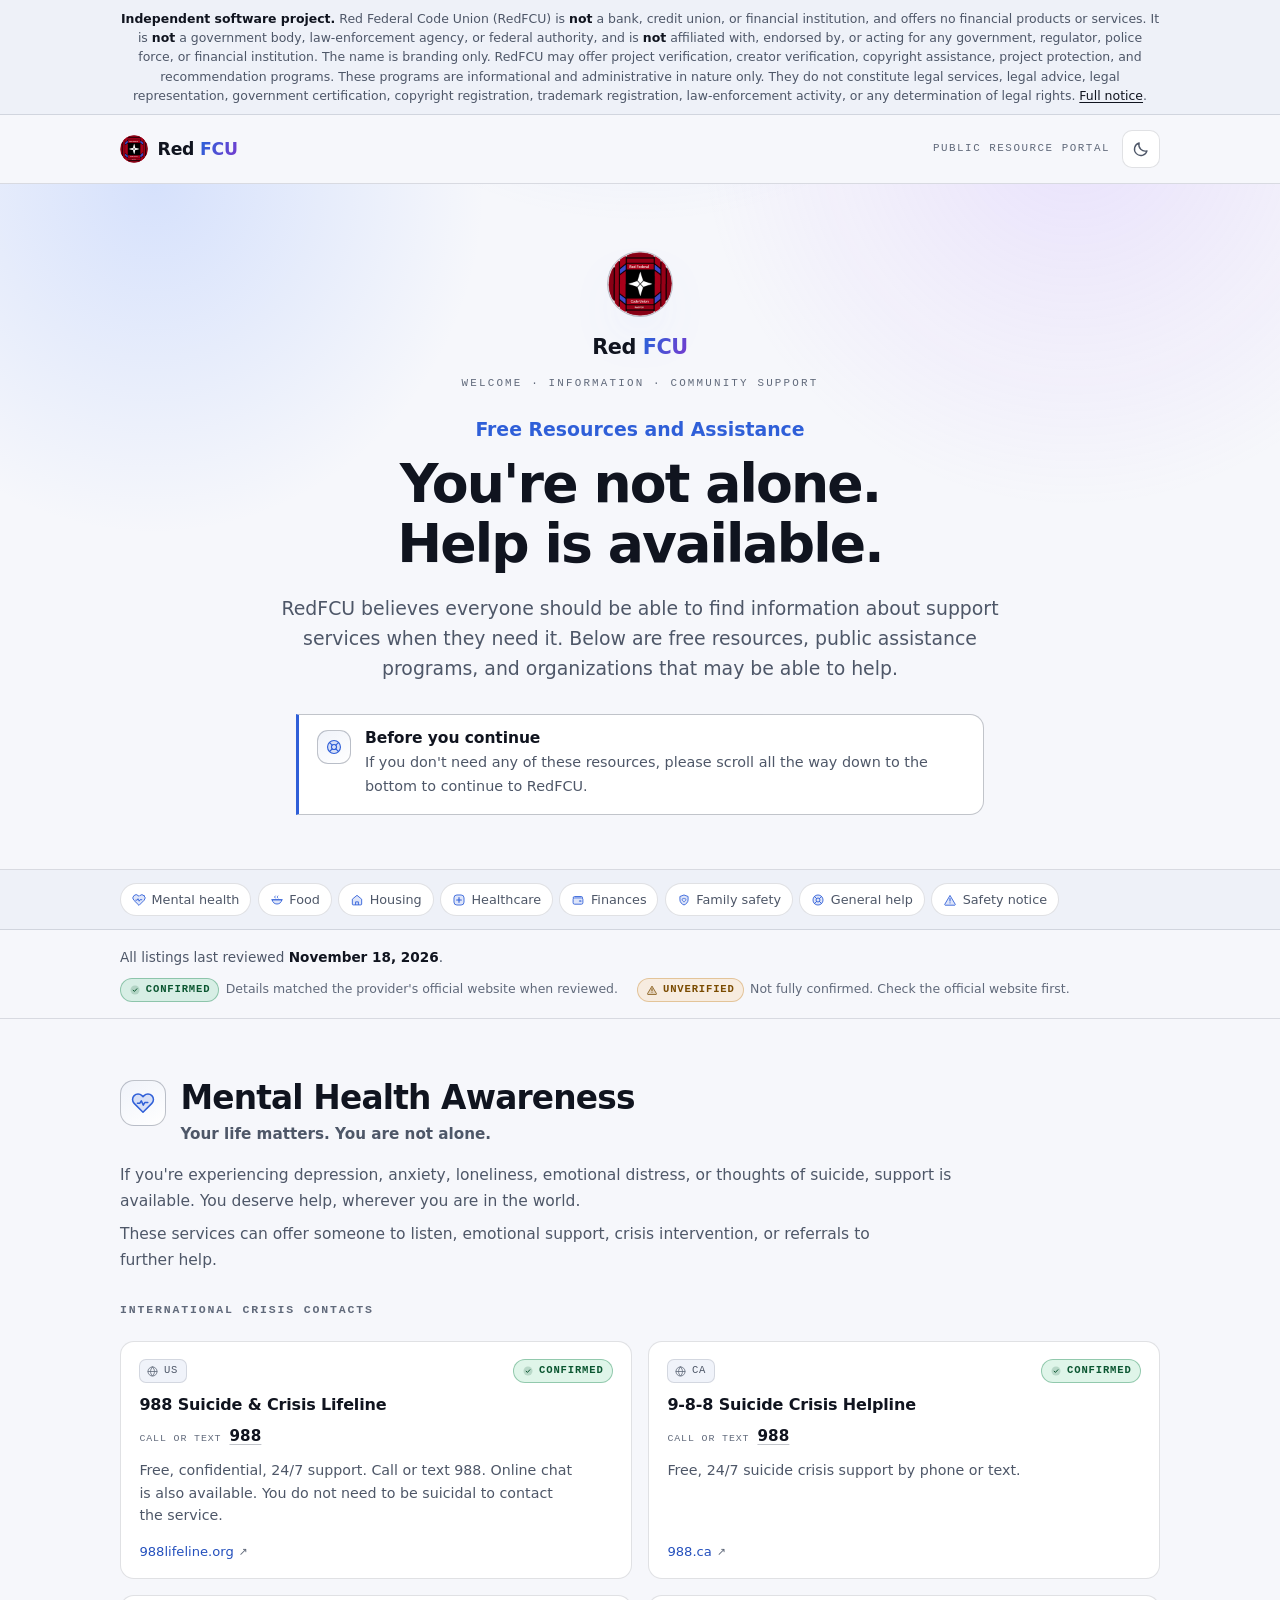
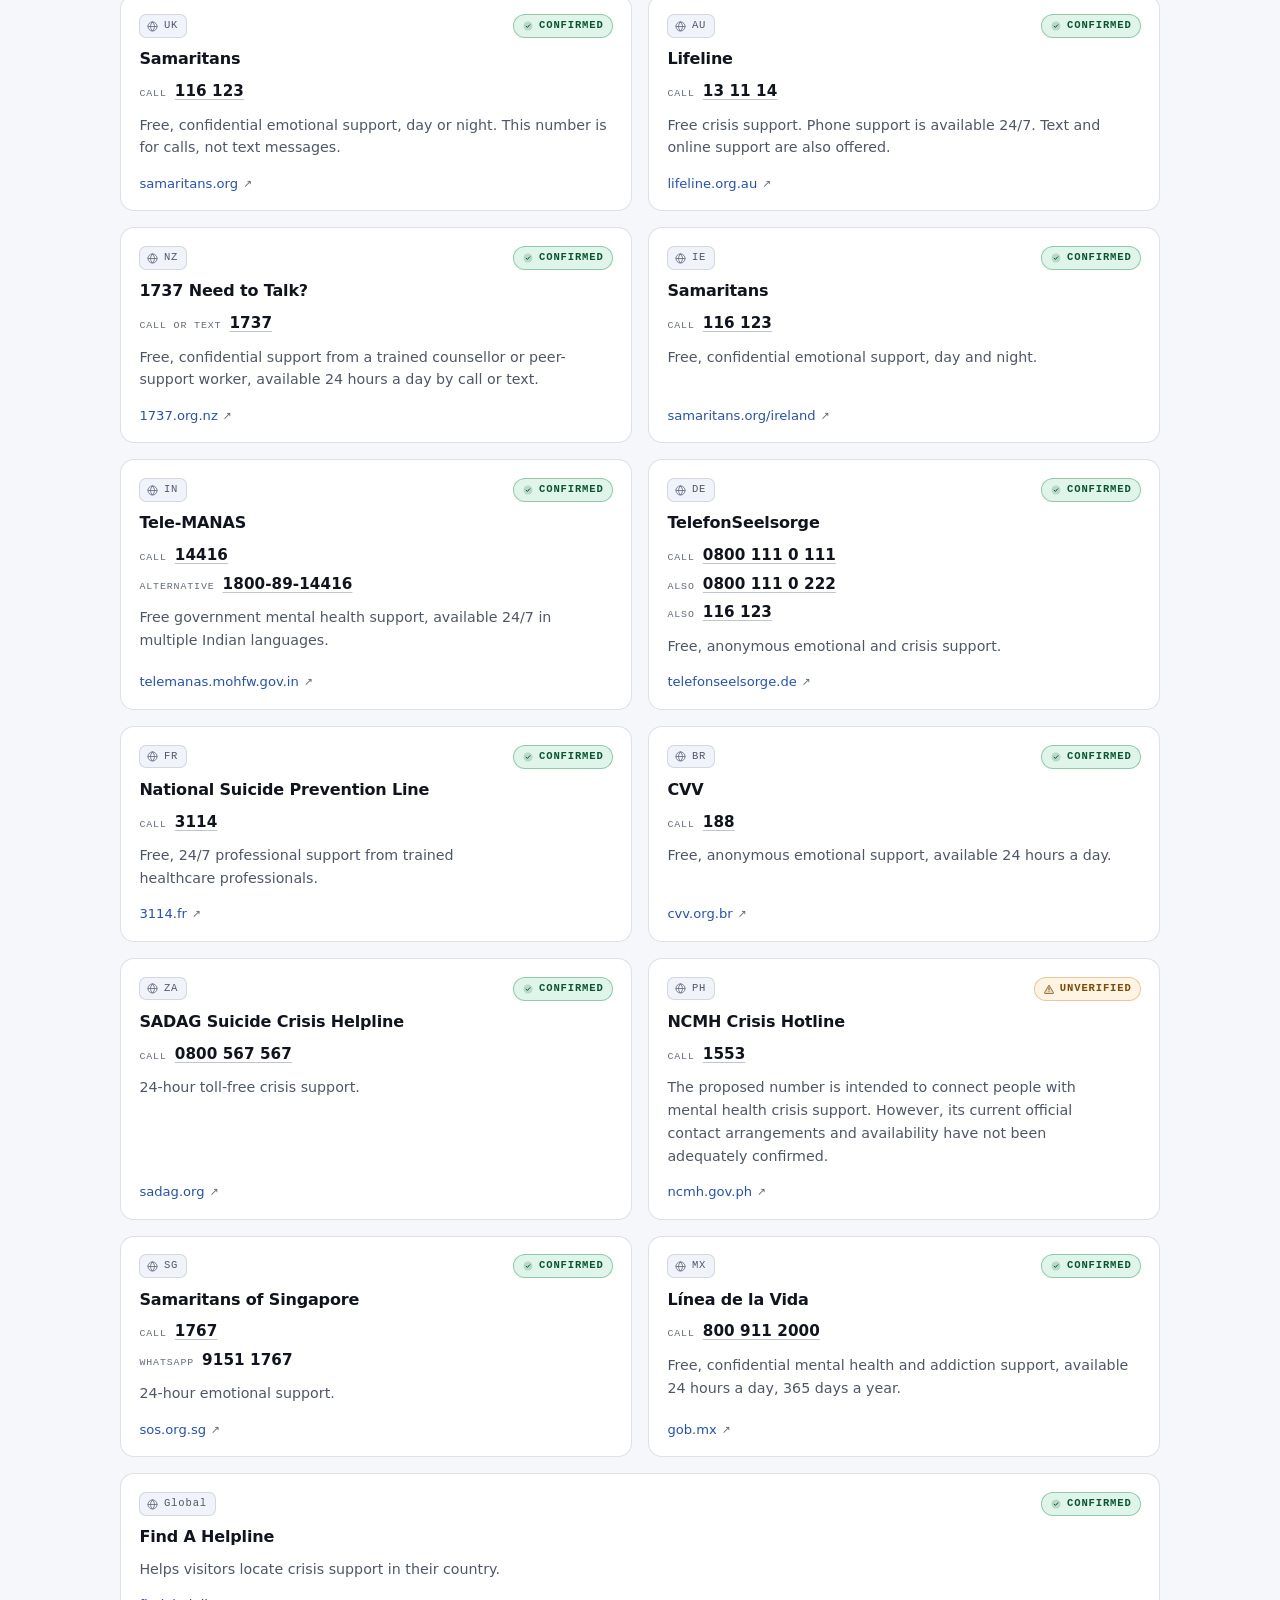
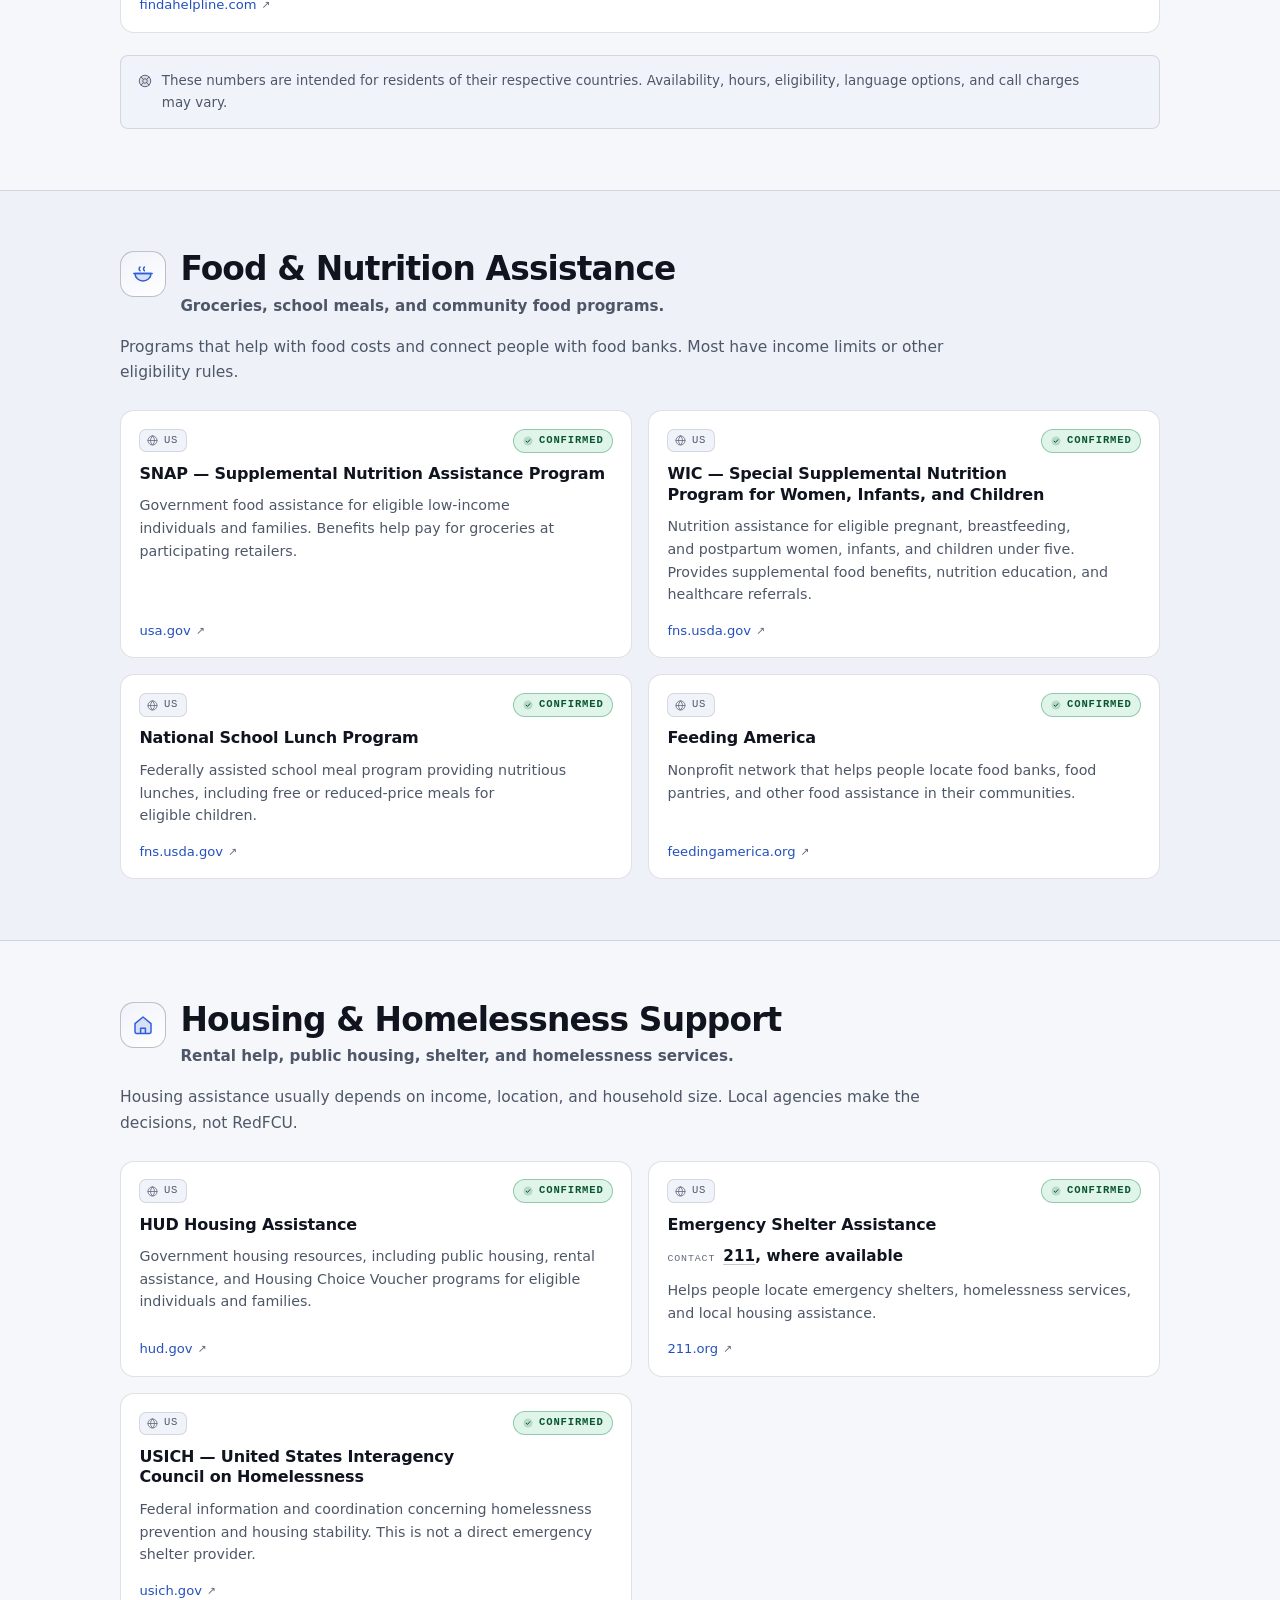
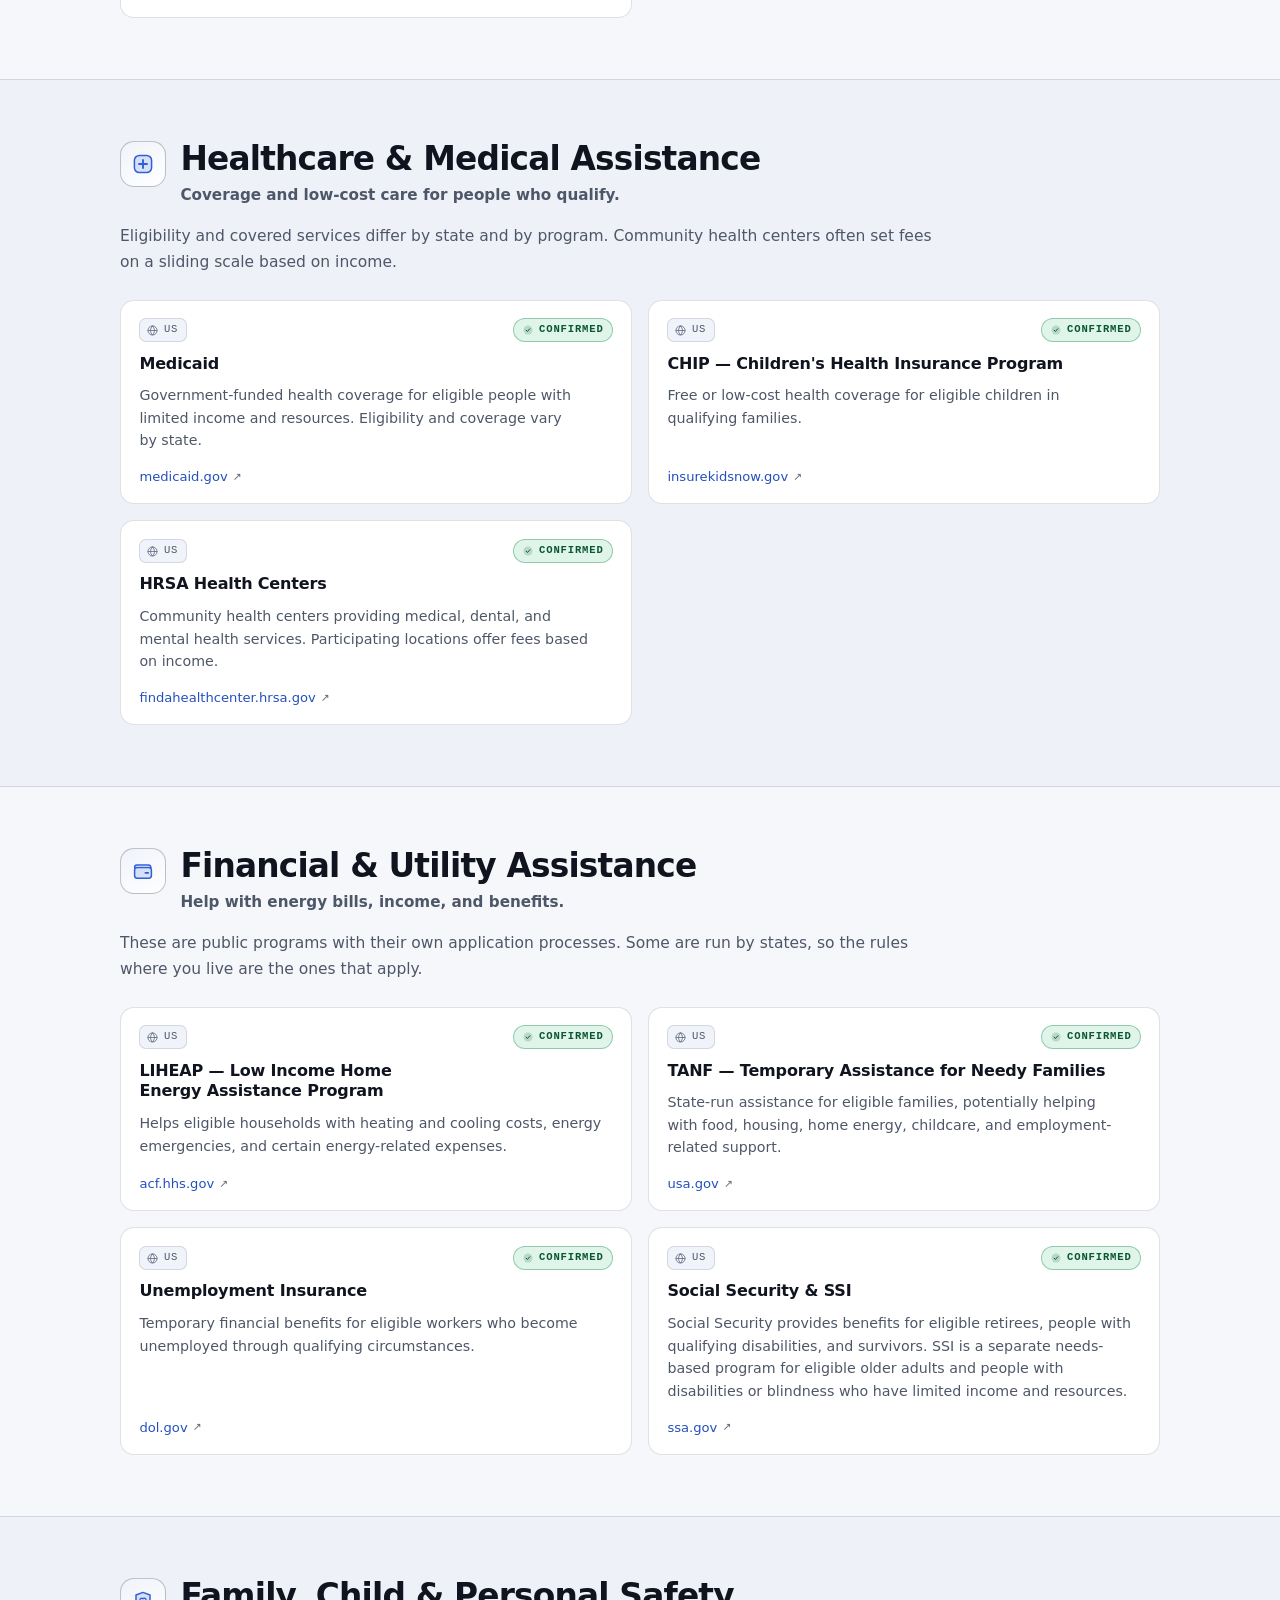
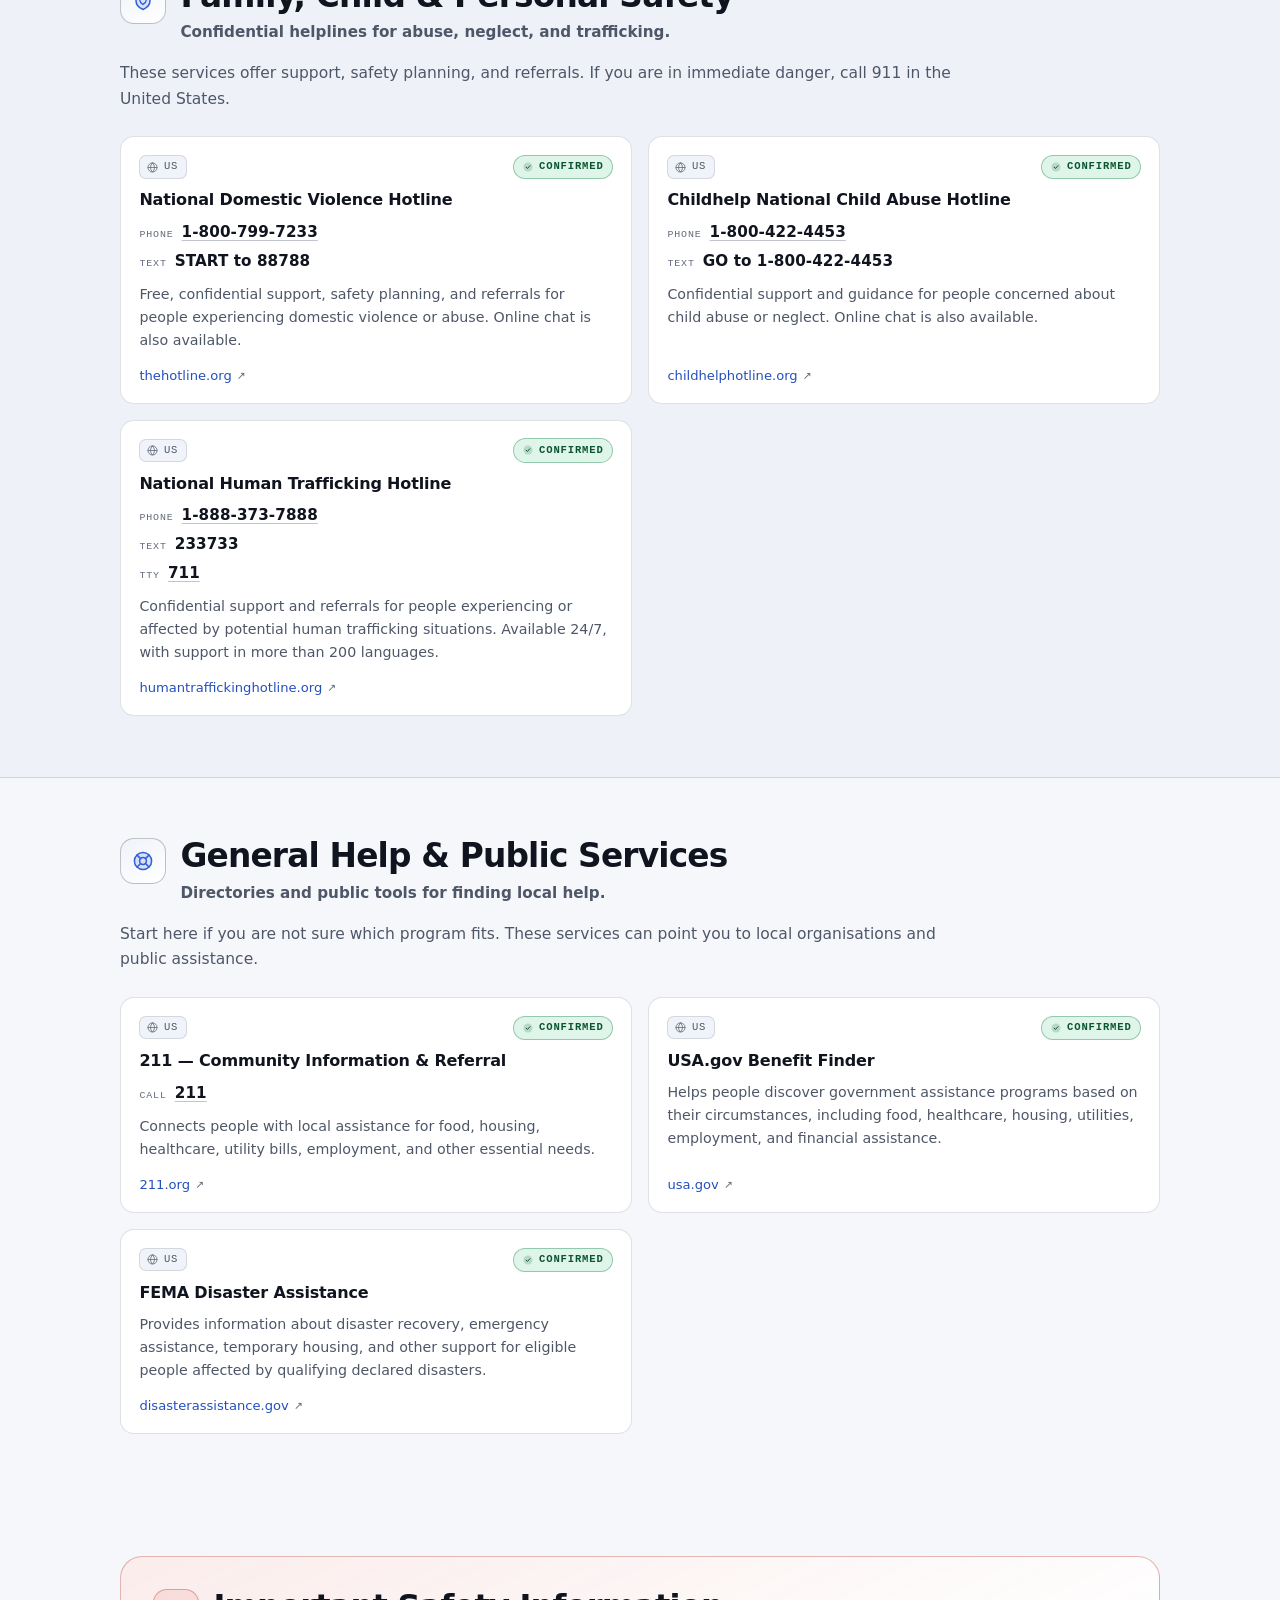
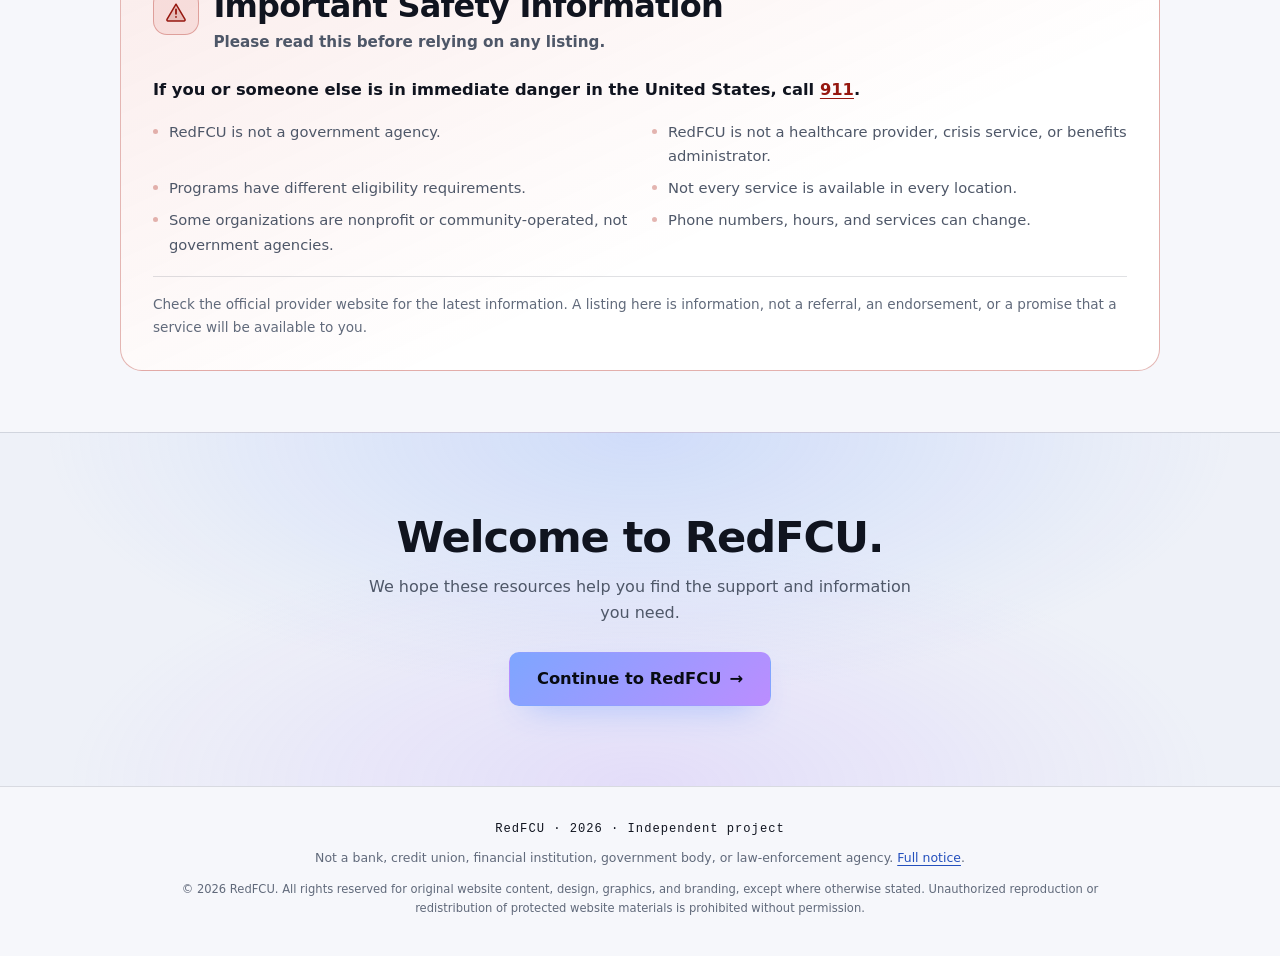
<file: index.html>
<!doctype html>
<html lang="en">
<head>
  <meta charset="utf-8">
  <meta name="viewport" content="width=device-width, initial-scale=1">
  <title>Welcome RedFCU public resources and assistance</title>
  <meta name="description" content="Free public resources and assistance information: mental health crisis contacts, food and nutrition programs, housing support, healthcare, financial help, family safety, and general public services.">
  <meta name="theme-color" content="#080a10" media="(prefers-color-scheme: dark)">
  <meta name="theme-color" content="#f6f7fb" media="(prefers-color-scheme: light)">
  <meta property="og:type" content="website">
  <meta property="og:site_name" content="RedFCU">
  <meta property="og:title" content="Welcome RedFCU public resources and assistance">
  <meta property="og:description" content="You're not alone. Help is available. Free resources, public assistance programs, and organizations that may be able to help.">
  <link rel="icon" href="assets/img/favicon-32.png" sizes="32x32" type="image/png">
  <link rel="icon" href="assets/img/red-fcu-logo-192.png" sizes="192x192" type="image/png">
  <link rel="apple-touch-icon" href="assets/img/apple-touch-icon.png">
  <link rel="stylesheet" href="assets/css/styles.css">
  <script src="assets/js/theme.js"></script>
  <script src="assets/js/main.js" defer></script>
  <script src="assets/js/staff.js" defer></script>
</head>
<body>
  <a class="skip-link" href="#main">Skip to content</a>

  <aside class="site-banner" aria-label="Important notice">
    <p class="container"><strong>Independent software project.</strong> Red Federal Code Union (RedFCU) is <strong>not</strong> a bank, credit union, or financial institution, and offers no financial products or services. It is <strong>not</strong> a government body, law-enforcement agency, or federal authority, and is <strong>not</strong> affiliated with, endorsed by, or acting for any government, regulator, police force, or financial institution. The name is branding only. RedFCU may offer project verification, creator verification, copyright assistance, project protection, and recommendation programs. These programs are informational and administrative in nature only. They do not constitute legal services, legal advice, legal representation, government certification, copyright registration, trademark registration, law-enforcement activity, or any determination of legal rights. <a href="about.html#name">Full notice</a>.</p>
  </aside>

  <header class="site-header">
    <div class="container header-inner welcome-header-inner">
      <a class="brand" href="index.html" aria-label="RedFCU welcome page">
        <img src="assets/img/red-fcu-logo-96.png" alt="" width="28" height="28">
        <span class="brand-name">Red <span class="brand-accent">FCU</span></span>
      </a>

      <div class="header-tools">
        <span class="welcome-portal-label">Public resource portal</span>
        <button class="theme-toggle icon-btn" type="button" data-theme-toggle aria-label="Switch to light theme">
          <svg class="icon-sun" viewBox="0 0 24 24" fill="none" stroke="currentColor" stroke-width="1.8" stroke-linecap="round" aria-hidden="true" focusable="false">
            <circle cx="12" cy="12" r="4"></circle>
            <path d="M12 2v2M12 20v2M4.9 4.9l1.4 1.4M17.7 17.7l1.4 1.4M2 12h2M20 12h2M4.9 19.1l1.4-1.4M17.7 6.3l1.4-1.4"></path>
          </svg>
          <svg class="icon-moon" viewBox="0 0 24 24" fill="none" stroke="currentColor" stroke-width="1.8" stroke-linecap="round" stroke-linejoin="round" aria-hidden="true" focusable="false">
            <path d="M20 14.5A8.5 8.5 0 0 1 9.5 4a8.5 8.5 0 1 0 10.5 10.5Z"></path>
          </svg>
        </button>
      </div>
    </div>
  </header>

  <main id="main" tabindex="-1">
    <section class="welcome-hero">
      <div class="container welcome-hero-inner">
        <img class="welcome-mark" src="assets/img/red-fcu-logo-192.png" alt="" width="72" height="72">
        <p class="welcome-brand">Red <span class="brand-accent">FCU</span></p>
        <p class="welcome-eyebrow">Welcome &middot; Information &middot; Community support</p>
        <p class="welcome-tagline">Free Resources and Assistance</p>
        <h1>You're not alone. Help is available.</h1>
        <p class="lede">RedFCU believes everyone should be able to find information about support services when they need it. Below are free resources, public assistance programs, and organizations that may be able to help.</p>

        <div class="welcome-callout">
          <span class="icon-tile icon-tile-sm" aria-hidden="true">
            <svg class="icon" focusable="false"><use href="#i-info"></use></svg>
          </span>
          <div>
            <h2>Before you continue</h2>
            <p>If you don't need any of these resources, please scroll all the way down to the bottom to continue to RedFCU.</p>
          </div>
        </div>
      </div>
    </section>

    <nav class="welcome-jump" aria-label="On this page">
      <div class="container">
        <ul>
          <li><a href="#mental-health"><svg class="icon" aria-hidden="true" focusable="false"><use href="#i-mental"></use></svg>Mental health</a></li>
          <li><a href="#food"><svg class="icon" aria-hidden="true" focusable="false"><use href="#i-food"></use></svg>Food</a></li>
          <li><a href="#housing"><svg class="icon" aria-hidden="true" focusable="false"><use href="#i-home"></use></svg>Housing</a></li>
          <li><a href="#healthcare"><svg class="icon" aria-hidden="true" focusable="false"><use href="#i-health"></use></svg>Healthcare</a></li>
          <li><a href="#financial"><svg class="icon" aria-hidden="true" focusable="false"><use href="#i-money"></use></svg>Finances</a></li>
          <li><a href="#family"><svg class="icon" aria-hidden="true" focusable="false"><use href="#i-shield"></use></svg>Family safety</a></li>
          <li><a href="#general"><svg class="icon" aria-hidden="true" focusable="false"><use href="#i-info"></use></svg>General help</a></li>
          <li><a href="#safety"><svg class="icon" aria-hidden="true" focusable="false"><use href="#i-alert"></use></svg>Safety notice</a></li>
        </ul>
      </div>
    </nav>

    <section class="review-strip" aria-label="How these listings are labelled">
      <div class="container review-inner">
        <p class="review-date">All listings last reviewed <strong><time datetime="2026-11-18">November 18, 2026</time></strong>.</p>
        <ul class="badge-key">
          <li><span class="badge badge-confirmed"><svg class="icon" aria-hidden="true" focusable="false"><use href="#i-check"></use></svg>CONFIRMED</span> Details matched the provider's official website when reviewed.</li>
          <li><span class="badge badge-unverified"><svg class="icon" aria-hidden="true" focusable="false"><use href="#i-alert"></use></svg>UNVERIFIED</span> Not fully confirmed. Check the official website first.</li>
        </ul>
      </div>
    </section>

    <section class="wsection" id="mental-health" aria-labelledby="mental-heading">
      <div class="container">
        <div class="wsection-head">
          <span class="icon-tile" aria-hidden="true">
            <svg class="icon" focusable="false"><use href="#i-mental"></use></svg>
          </span>
          <div>
            <h2 id="mental-heading">Mental Health Awareness</h2>
            <p class="wsection-sub">Your life matters. You are not alone.</p>
          </div>
        </div>

        <p class="wsection-lede">If you're experiencing depression, anxiety, loneliness, emotional distress, or thoughts of suicide, support is available. You deserve help, wherever you are in the world.</p>
        <p class="wsection-lede">These services can offer someone to listen, emotional support, crisis intervention, or referrals to further help.</p>

        <h3 class="wsection-subhead">International crisis contacts</h3>

        <div class="resource-grid">
          <article class="resource-card">
            <div class="resource-head">
              <span class="country"><svg class="icon" aria-hidden="true" focusable="false"><use href="#i-globe"></use></svg>US<span class="sr-only"> &mdash; United States</span></span>
              <span class="badge badge-confirmed"><svg class="icon" aria-hidden="true" focusable="false"><use href="#i-check"></use></svg>CONFIRMED</span>
            </div>
            <h3>988 Suicide &amp; Crisis Lifeline</h3>
            <ul class="resource-contact">
              <li><span class="contact-label">Call or text</span><span class="contact-value"><a href="tel:988">988</a></span></li>
            </ul>
            <p class="resource-desc">Free, confidential, 24/7 support. Call or text 988. Online chat is also available. You do not need to be suicidal to contact the service.</p>
            <a class="resource-link" href="https://988lifeline.org/" rel="noopener"><span class="sr-only">Official website: </span>988lifeline.org<span class="ext" aria-hidden="true">&#8599;</span><span class="sr-only"> (external site)</span></a>
          </article>

          <article class="resource-card">
            <div class="resource-head">
              <span class="country"><svg class="icon" aria-hidden="true" focusable="false"><use href="#i-globe"></use></svg>CA<span class="sr-only"> &mdash; Canada</span></span>
              <span class="badge badge-confirmed"><svg class="icon" aria-hidden="true" focusable="false"><use href="#i-check"></use></svg>CONFIRMED</span>
            </div>
            <h3>9-8-8 Suicide Crisis Helpline</h3>
            <ul class="resource-contact">
              <li><span class="contact-label">Call or text</span><span class="contact-value"><a href="tel:988">988</a></span></li>
            </ul>
            <p class="resource-desc">Free, 24/7 suicide crisis support by phone or text.</p>
            <a class="resource-link" href="https://988.ca/" rel="noopener"><span class="sr-only">Official website: </span>988.ca<span class="ext" aria-hidden="true">&#8599;</span><span class="sr-only"> (external site)</span></a>
          </article>

          <article class="resource-card">
            <div class="resource-head">
              <span class="country"><svg class="icon" aria-hidden="true" focusable="false"><use href="#i-globe"></use></svg>UK<span class="sr-only"> &mdash; United Kingdom</span></span>
              <span class="badge badge-confirmed"><svg class="icon" aria-hidden="true" focusable="false"><use href="#i-check"></use></svg>CONFIRMED</span>
            </div>
            <h3>Samaritans</h3>
            <ul class="resource-contact">
              <li><span class="contact-label">Call</span><span class="contact-value"><a href="tel:116123">116 123</a></span></li>
            </ul>
            <p class="resource-desc">Free, confidential emotional support, day or night. This number is for calls, not text messages.</p>
            <a class="resource-link" href="https://www.samaritans.org/" rel="noopener"><span class="sr-only">Official website: </span>samaritans.org<span class="ext" aria-hidden="true">&#8599;</span><span class="sr-only"> (external site)</span></a>
          </article>

          <article class="resource-card">
            <div class="resource-head">
              <span class="country"><svg class="icon" aria-hidden="true" focusable="false"><use href="#i-globe"></use></svg>AU<span class="sr-only"> &mdash; Australia</span></span>
              <span class="badge badge-confirmed"><svg class="icon" aria-hidden="true" focusable="false"><use href="#i-check"></use></svg>CONFIRMED</span>
            </div>
            <h3>Lifeline</h3>
            <ul class="resource-contact">
              <li><span class="contact-label">Call</span><span class="contact-value"><a href="tel:131114">13 11 14</a></span></li>
            </ul>
            <p class="resource-desc">Free crisis support. Phone support is available 24/7. Text and online support are also offered.</p>
            <a class="resource-link" href="https://www.lifeline.org.au/" rel="noopener"><span class="sr-only">Official website: </span>lifeline.org.au<span class="ext" aria-hidden="true">&#8599;</span><span class="sr-only"> (external site)</span></a>
          </article>

          <article class="resource-card">
            <div class="resource-head">
              <span class="country"><svg class="icon" aria-hidden="true" focusable="false"><use href="#i-globe"></use></svg>NZ<span class="sr-only"> &mdash; New Zealand</span></span>
              <span class="badge badge-confirmed"><svg class="icon" aria-hidden="true" focusable="false"><use href="#i-check"></use></svg>CONFIRMED</span>
            </div>
            <h3>1737 Need to Talk?</h3>
            <ul class="resource-contact">
              <li><span class="contact-label">Call or text</span><span class="contact-value"><a href="tel:1737">1737</a></span></li>
            </ul>
            <p class="resource-desc">Free, confidential support from a trained counsellor or peer-support worker, available 24 hours a day by call or text.</p>
            <a class="resource-link" href="https://1737.org.nz/" rel="noopener"><span class="sr-only">Official website: </span>1737.org.nz<span class="ext" aria-hidden="true">&#8599;</span><span class="sr-only"> (external site)</span></a>
          </article>

          <article class="resource-card">
            <div class="resource-head">
              <span class="country"><svg class="icon" aria-hidden="true" focusable="false"><use href="#i-globe"></use></svg>IE<span class="sr-only"> &mdash; Ireland</span></span>
              <span class="badge badge-confirmed"><svg class="icon" aria-hidden="true" focusable="false"><use href="#i-check"></use></svg>CONFIRMED</span>
            </div>
            <h3>Samaritans</h3>
            <ul class="resource-contact">
              <li><span class="contact-label">Call</span><span class="contact-value"><a href="tel:116123">116 123</a></span></li>
            </ul>
            <p class="resource-desc">Free, confidential emotional support, day and night.</p>
            <a class="resource-link" href="https://www.samaritans.org/ireland/" rel="noopener"><span class="sr-only">Official website: </span>samaritans.org/ireland<span class="ext" aria-hidden="true">&#8599;</span><span class="sr-only"> (external site)</span></a>
          </article>

          <article class="resource-card">
            <div class="resource-head">
              <span class="country"><svg class="icon" aria-hidden="true" focusable="false"><use href="#i-globe"></use></svg>IN<span class="sr-only"> &mdash; India</span></span>
              <span class="badge badge-confirmed"><svg class="icon" aria-hidden="true" focusable="false"><use href="#i-check"></use></svg>CONFIRMED</span>
            </div>
            <h3>Tele-MANAS</h3>
            <ul class="resource-contact">
              <li><span class="contact-label">Call</span><span class="contact-value"><a href="tel:14416">14416</a></span></li>
              <li><span class="contact-label">Alternative</span><span class="contact-value"><a href="tel:18008914416">1800-89-14416</a></span></li>
            </ul>
            <p class="resource-desc">Free government mental health support, available 24/7 in multiple Indian languages.</p>
            <a class="resource-link" href="https://telemanas.mohfw.gov.in/" rel="noopener"><span class="sr-only">Official website: </span>telemanas.mohfw.gov.in<span class="ext" aria-hidden="true">&#8599;</span><span class="sr-only"> (external site)</span></a>
          </article>

          <article class="resource-card">
            <div class="resource-head">
              <span class="country"><svg class="icon" aria-hidden="true" focusable="false"><use href="#i-globe"></use></svg>DE<span class="sr-only"> &mdash; Germany</span></span>
              <span class="badge badge-confirmed"><svg class="icon" aria-hidden="true" focusable="false"><use href="#i-check"></use></svg>CONFIRMED</span>
            </div>
            <h3>TelefonSeelsorge</h3>
            <ul class="resource-contact">
              <li><span class="contact-label">Call</span><span class="contact-value"><a href="tel:08001110111">0800 111 0 111</a></span></li>
              <li><span class="contact-label">Also</span><span class="contact-value"><a href="tel:08001110222">0800 111 0 222</a></span></li>
              <li><span class="contact-label">Also</span><span class="contact-value"><a href="tel:116123">116 123</a></span></li>
            </ul>
            <p class="resource-desc">Free, anonymous emotional and crisis support.</p>
            <a class="resource-link" href="https://www.telefonseelsorge.de/" rel="noopener"><span class="sr-only">Official website: </span>telefonseelsorge.de<span class="ext" aria-hidden="true">&#8599;</span><span class="sr-only"> (external site)</span></a>
          </article>

          <article class="resource-card">
            <div class="resource-head">
              <span class="country"><svg class="icon" aria-hidden="true" focusable="false"><use href="#i-globe"></use></svg>FR<span class="sr-only"> &mdash; France</span></span>
              <span class="badge badge-confirmed"><svg class="icon" aria-hidden="true" focusable="false"><use href="#i-check"></use></svg>CONFIRMED</span>
            </div>
            <h3>National Suicide Prevention Line</h3>
            <ul class="resource-contact">
              <li><span class="contact-label">Call</span><span class="contact-value"><a href="tel:3114">3114</a></span></li>
            </ul>
            <p class="resource-desc">Free, 24/7 professional support from trained healthcare professionals.</p>
            <a class="resource-link" href="https://3114.fr/" rel="noopener"><span class="sr-only">Official website: </span>3114.fr<span class="ext" aria-hidden="true">&#8599;</span><span class="sr-only"> (external site)</span></a>
          </article>

          <article class="resource-card">
            <div class="resource-head">
              <span class="country"><svg class="icon" aria-hidden="true" focusable="false"><use href="#i-globe"></use></svg>BR<span class="sr-only"> &mdash; Brazil</span></span>
              <span class="badge badge-confirmed"><svg class="icon" aria-hidden="true" focusable="false"><use href="#i-check"></use></svg>CONFIRMED</span>
            </div>
            <h3>CVV</h3>
            <ul class="resource-contact">
              <li><span class="contact-label">Call</span><span class="contact-value"><a href="tel:188">188</a></span></li>
            </ul>
            <p class="resource-desc">Free, anonymous emotional support, available 24 hours a day.</p>
            <a class="resource-link" href="https://www.cvv.org.br/" rel="noopener"><span class="sr-only">Official website: </span>cvv.org.br<span class="ext" aria-hidden="true">&#8599;</span><span class="sr-only"> (external site)</span></a>
          </article>

          <article class="resource-card">
            <div class="resource-head">
              <span class="country"><svg class="icon" aria-hidden="true" focusable="false"><use href="#i-globe"></use></svg>ZA<span class="sr-only"> &mdash; South Africa</span></span>
              <span class="badge badge-confirmed"><svg class="icon" aria-hidden="true" focusable="false"><use href="#i-check"></use></svg>CONFIRMED</span>
            </div>
            <h3>SADAG Suicide Crisis Helpline</h3>
            <ul class="resource-contact">
              <li><span class="contact-label">Call</span><span class="contact-value"><a href="tel:0800567567">0800 567 567</a></span></li>
            </ul>
            <p class="resource-desc">24-hour toll-free crisis support.</p>
            <a class="resource-link" href="https://sadag.org/" rel="noopener"><span class="sr-only">Official website: </span>sadag.org<span class="ext" aria-hidden="true">&#8599;</span><span class="sr-only"> (external site)</span></a>
          </article>

          <article class="resource-card">
            <div class="resource-head">
              <span class="country"><svg class="icon" aria-hidden="true" focusable="false"><use href="#i-globe"></use></svg>PH<span class="sr-only"> &mdash; Philippines</span></span>
              <span class="badge badge-unverified"><svg class="icon" aria-hidden="true" focusable="false"><use href="#i-alert"></use></svg>UNVERIFIED</span>
            </div>
            <h3>NCMH Crisis Hotline</h3>
            <ul class="resource-contact">
              <li><span class="contact-label">Call</span><span class="contact-value"><a href="tel:1553">1553</a></span></li>
            </ul>
            <p class="resource-desc">The proposed number is intended to connect people with mental health crisis support. However, its current official contact arrangements and availability have not been adequately confirmed.</p>
            <a class="resource-link" href="https://ncmh.gov.ph/" rel="noopener"><span class="sr-only">Official website: </span>ncmh.gov.ph<span class="ext" aria-hidden="true">&#8599;</span><span class="sr-only"> (external site)</span></a>
          </article>

          <article class="resource-card">
            <div class="resource-head">
              <span class="country"><svg class="icon" aria-hidden="true" focusable="false"><use href="#i-globe"></use></svg>SG<span class="sr-only"> &mdash; Singapore</span></span>
              <span class="badge badge-confirmed"><svg class="icon" aria-hidden="true" focusable="false"><use href="#i-check"></use></svg>CONFIRMED</span>
            </div>
            <h3>Samaritans of Singapore</h3>
            <ul class="resource-contact">
              <li><span class="contact-label">Call</span><span class="contact-value"><a href="tel:1767">1767</a></span></li>
              <li><span class="contact-label">WhatsApp</span><span class="contact-value">9151 1767</span></li>
            </ul>
            <p class="resource-desc">24-hour emotional support.</p>
            <a class="resource-link" href="https://www.sos.org.sg/" rel="noopener"><span class="sr-only">Official website: </span>sos.org.sg<span class="ext" aria-hidden="true">&#8599;</span><span class="sr-only"> (external site)</span></a>
          </article>

          <article class="resource-card">
            <div class="resource-head">
              <span class="country"><svg class="icon" aria-hidden="true" focusable="false"><use href="#i-globe"></use></svg>MX<span class="sr-only"> &mdash; Mexico</span></span>
              <span class="badge badge-confirmed"><svg class="icon" aria-hidden="true" focusable="false"><use href="#i-check"></use></svg>CONFIRMED</span>
            </div>
            <h3>L&iacute;nea de la Vida</h3>
            <ul class="resource-contact">
              <li><span class="contact-label">Call</span><span class="contact-value"><a href="tel:8009112000">800 911 2000</a></span></li>
            </ul>
            <p class="resource-desc">Free, confidential mental health and addiction support, available 24 hours a day, 365 days a year.</p>
            <a class="resource-link" href="https://www.gob.mx/conasama/es/articulos/linea-de-la-vida-800-911-2000?idiom=es" rel="noopener"><span class="sr-only">Official website: </span>gob.mx<span class="ext" aria-hidden="true">&#8599;</span><span class="sr-only"> (external site)</span></a>
          </article>

          <article class="resource-card resource-card-wide">
            <div class="resource-head">
              <span class="country"><svg class="icon" aria-hidden="true" focusable="false"><use href="#i-globe"></use></svg>Global<span class="sr-only"> &mdash; outside the countries listed above</span></span>
              <span class="badge badge-confirmed"><svg class="icon" aria-hidden="true" focusable="false"><use href="#i-check"></use></svg>CONFIRMED</span>
            </div>
            <h3>Find A Helpline</h3>
            <p class="resource-desc">Helps visitors locate crisis support in their country.</p>
            <a class="resource-link" href="https://findahelpline.com/" rel="noopener"><span class="sr-only">Official website: </span>findahelpline.com<span class="ext" aria-hidden="true">&#8599;</span><span class="sr-only"> (external site)</span></a>
          </article>
        </div>

        <p class="wsection-note">
          <svg class="icon" aria-hidden="true" focusable="false"><use href="#i-info"></use></svg>
          <span>These numbers are intended for residents of their respective countries. Availability, hours, eligibility, language options, and call charges may vary.</span>
        </p>
      </div>
    </section>

    <section class="wsection wsection-alt" id="food" aria-labelledby="food-heading">
      <div class="container">
        <div class="wsection-head">
          <span class="icon-tile" aria-hidden="true">
            <svg class="icon" focusable="false"><use href="#i-food"></use></svg>
          </span>
          <div>
            <h2 id="food-heading">Food &amp; Nutrition Assistance</h2>
            <p class="wsection-sub">Groceries, school meals, and community food programs.</p>
          </div>
        </div>
        <p class="wsection-lede">Programs that help with food costs and connect people with food banks. Most have income limits or other eligibility rules.</p>

        <div class="resource-grid">
          <article class="resource-card">
            <div class="resource-head">
              <span class="country"><svg class="icon" aria-hidden="true" focusable="false"><use href="#i-globe"></use></svg>US<span class="sr-only"> &mdash; United States</span></span>
              <span class="badge badge-confirmed"><svg class="icon" aria-hidden="true" focusable="false"><use href="#i-check"></use></svg>CONFIRMED</span>
            </div>
            <h3>SNAP &mdash; Supplemental Nutrition Assistance Program</h3>
            <p class="resource-desc">Government food assistance for eligible low-income individuals and families. Benefits help pay for groceries at participating retailers.</p>
            <a class="resource-link" href="https://www.usa.gov/food-stamps" rel="noopener"><span class="sr-only">Official website: </span>usa.gov<span class="ext" aria-hidden="true">&#8599;</span><span class="sr-only"> (external site)</span></a>
          </article>

          <article class="resource-card">
            <div class="resource-head">
              <span class="country"><svg class="icon" aria-hidden="true" focusable="false"><use href="#i-globe"></use></svg>US<span class="sr-only"> &mdash; United States</span></span>
              <span class="badge badge-confirmed"><svg class="icon" aria-hidden="true" focusable="false"><use href="#i-check"></use></svg>CONFIRMED</span>
            </div>
            <h3>WIC &mdash; Special Supplemental Nutrition Program for Women, Infants, and Children</h3>
            <p class="resource-desc">Nutrition assistance for eligible pregnant, breastfeeding, and postpartum women, infants, and children under five. Provides supplemental food benefits, nutrition education, and healthcare referrals.</p>
            <a class="resource-link" href="https://www.fns.usda.gov/wic" rel="noopener"><span class="sr-only">Official website: </span>fns.usda.gov<span class="ext" aria-hidden="true">&#8599;</span><span class="sr-only"> (external site)</span></a>
          </article>

          <article class="resource-card">
            <div class="resource-head">
              <span class="country"><svg class="icon" aria-hidden="true" focusable="false"><use href="#i-globe"></use></svg>US<span class="sr-only"> &mdash; United States</span></span>
              <span class="badge badge-confirmed"><svg class="icon" aria-hidden="true" focusable="false"><use href="#i-check"></use></svg>CONFIRMED</span>
            </div>
            <h3>National School Lunch Program</h3>
            <p class="resource-desc">Federally assisted school meal program providing nutritious lunches, including free or reduced-price meals for eligible children.</p>
            <a class="resource-link" href="https://www.fns.usda.gov/nslp" rel="noopener"><span class="sr-only">Official website: </span>fns.usda.gov<span class="ext" aria-hidden="true">&#8599;</span><span class="sr-only"> (external site)</span></a>
          </article>

          <article class="resource-card">
            <div class="resource-head">
              <span class="country"><svg class="icon" aria-hidden="true" focusable="false"><use href="#i-globe"></use></svg>US<span class="sr-only"> &mdash; United States</span></span>
              <span class="badge badge-confirmed"><svg class="icon" aria-hidden="true" focusable="false"><use href="#i-check"></use></svg>CONFIRMED</span>
            </div>
            <h3>Feeding America</h3>
            <p class="resource-desc">Nonprofit network that helps people locate food banks, food pantries, and other food assistance in their communities.</p>
            <a class="resource-link" href="https://www.feedingamerica.org/" rel="noopener"><span class="sr-only">Official website: </span>feedingamerica.org<span class="ext" aria-hidden="true">&#8599;</span><span class="sr-only"> (external site)</span></a>
          </article>
        </div>
      </div>
    </section>

    <section class="wsection" id="housing" aria-labelledby="housing-heading">
      <div class="container">
        <div class="wsection-head">
          <span class="icon-tile" aria-hidden="true">
            <svg class="icon" focusable="false"><use href="#i-home"></use></svg>
          </span>
          <div>
            <h2 id="housing-heading">Housing &amp; Homelessness Support</h2>
            <p class="wsection-sub">Rental help, public housing, shelter, and homelessness services.</p>
          </div>
        </div>
        <p class="wsection-lede">Housing assistance usually depends on income, location, and household size. Local agencies make the decisions, not RedFCU.</p>

        <div class="resource-grid">
          <article class="resource-card">
            <div class="resource-head">
              <span class="country"><svg class="icon" aria-hidden="true" focusable="false"><use href="#i-globe"></use></svg>US<span class="sr-only"> &mdash; United States</span></span>
              <span class="badge badge-confirmed"><svg class="icon" aria-hidden="true" focusable="false"><use href="#i-check"></use></svg>CONFIRMED</span>
            </div>
            <h3>HUD Housing Assistance</h3>
            <p class="resource-desc">Government housing resources, including public housing, rental assistance, and Housing Choice Voucher programs for eligible individuals and families.</p>
            <a class="resource-link" href="https://www.hud.gov/" rel="noopener"><span class="sr-only">Official website: </span>hud.gov<span class="ext" aria-hidden="true">&#8599;</span><span class="sr-only"> (external site)</span></a>
          </article>

          <article class="resource-card">
            <div class="resource-head">
              <span class="country"><svg class="icon" aria-hidden="true" focusable="false"><use href="#i-globe"></use></svg>US<span class="sr-only"> &mdash; United States</span></span>
              <span class="badge badge-confirmed"><svg class="icon" aria-hidden="true" focusable="false"><use href="#i-check"></use></svg>CONFIRMED</span>
            </div>
            <h3>Emergency Shelter Assistance</h3>
            <ul class="resource-contact">
              <li><span class="contact-label">Contact</span><span class="contact-value"><a href="tel:211">211</a>, where available</span></li>
            </ul>
            <p class="resource-desc">Helps people locate emergency shelters, homelessness services, and local housing assistance.</p>
            <a class="resource-link" href="https://www.211.org/" rel="noopener"><span class="sr-only">Official website: </span>211.org<span class="ext" aria-hidden="true">&#8599;</span><span class="sr-only"> (external site)</span></a>
          </article>

          <article class="resource-card">
            <div class="resource-head">
              <span class="country"><svg class="icon" aria-hidden="true" focusable="false"><use href="#i-globe"></use></svg>US<span class="sr-only"> &mdash; United States</span></span>
              <span class="badge badge-confirmed"><svg class="icon" aria-hidden="true" focusable="false"><use href="#i-check"></use></svg>CONFIRMED</span>
            </div>
            <h3>USICH &mdash; United States Interagency Council on Homelessness</h3>
            <p class="resource-desc">Federal information and coordination concerning homelessness prevention and housing stability. This is not a direct emergency shelter provider.</p>
            <a class="resource-link" href="https://www.usich.gov/" rel="noopener"><span class="sr-only">Official website: </span>usich.gov<span class="ext" aria-hidden="true">&#8599;</span><span class="sr-only"> (external site)</span></a>
          </article>
        </div>
      </div>
    </section>

    <section class="wsection wsection-alt" id="healthcare" aria-labelledby="healthcare-heading">
      <div class="container">
        <div class="wsection-head">
          <span class="icon-tile" aria-hidden="true">
            <svg class="icon" focusable="false"><use href="#i-health"></use></svg>
          </span>
          <div>
            <h2 id="healthcare-heading">Healthcare &amp; Medical Assistance</h2>
            <p class="wsection-sub">Coverage and low-cost care for people who qualify.</p>
          </div>
        </div>
        <p class="wsection-lede">Eligibility and covered services differ by state and by program. Community health centers often set fees on a sliding scale based on income.</p>

        <div class="resource-grid">
          <article class="resource-card">
            <div class="resource-head">
              <span class="country"><svg class="icon" aria-hidden="true" focusable="false"><use href="#i-globe"></use></svg>US<span class="sr-only"> &mdash; United States</span></span>
              <span class="badge badge-confirmed"><svg class="icon" aria-hidden="true" focusable="false"><use href="#i-check"></use></svg>CONFIRMED</span>
            </div>
            <h3>Medicaid</h3>
            <p class="resource-desc">Government-funded health coverage for eligible people with limited income and resources. Eligibility and coverage vary by state.</p>
            <a class="resource-link" href="https://www.medicaid.gov/" rel="noopener"><span class="sr-only">Official website: </span>medicaid.gov<span class="ext" aria-hidden="true">&#8599;</span><span class="sr-only"> (external site)</span></a>
          </article>

          <article class="resource-card">
            <div class="resource-head">
              <span class="country"><svg class="icon" aria-hidden="true" focusable="false"><use href="#i-globe"></use></svg>US<span class="sr-only"> &mdash; United States</span></span>
              <span class="badge badge-confirmed"><svg class="icon" aria-hidden="true" focusable="false"><use href="#i-check"></use></svg>CONFIRMED</span>
            </div>
            <h3>CHIP &mdash; Children's Health Insurance Program</h3>
            <p class="resource-desc">Free or low-cost health coverage for eligible children in qualifying families.</p>
            <a class="resource-link" href="https://www.insurekidsnow.gov/" rel="noopener"><span class="sr-only">Official website: </span>insurekidsnow.gov<span class="ext" aria-hidden="true">&#8599;</span><span class="sr-only"> (external site)</span></a>
          </article>

          <article class="resource-card">
            <div class="resource-head">
              <span class="country"><svg class="icon" aria-hidden="true" focusable="false"><use href="#i-globe"></use></svg>US<span class="sr-only"> &mdash; United States</span></span>
              <span class="badge badge-confirmed"><svg class="icon" aria-hidden="true" focusable="false"><use href="#i-check"></use></svg>CONFIRMED</span>
            </div>
            <h3>HRSA Health Centers</h3>
            <p class="resource-desc">Community health centers providing medical, dental, and mental health services. Participating locations offer fees based on income.</p>
            <a class="resource-link" href="https://findahealthcenter.hrsa.gov/" rel="noopener"><span class="sr-only">Official website: </span>findahealthcenter.hrsa.gov<span class="ext" aria-hidden="true">&#8599;</span><span class="sr-only"> (external site)</span></a>
          </article>
        </div>
      </div>
    </section>

    <section class="wsection" id="financial" aria-labelledby="financial-heading">
      <div class="container">
        <div class="wsection-head">
          <span class="icon-tile" aria-hidden="true">
            <svg class="icon" focusable="false"><use href="#i-money"></use></svg>
          </span>
          <div>
            <h2 id="financial-heading">Financial &amp; Utility Assistance</h2>
            <p class="wsection-sub">Help with energy bills, income, and benefits.</p>
          </div>
        </div>
        <p class="wsection-lede">These are public programs with their own application processes. Some are run by states, so the rules where you live are the ones that apply.</p>

        <div class="resource-grid">
          <article class="resource-card">
            <div class="resource-head">
              <span class="country"><svg class="icon" aria-hidden="true" focusable="false"><use href="#i-globe"></use></svg>US<span class="sr-only"> &mdash; United States</span></span>
              <span class="badge badge-confirmed"><svg class="icon" aria-hidden="true" focusable="false"><use href="#i-check"></use></svg>CONFIRMED</span>
            </div>
            <h3>LIHEAP &mdash; Low Income Home Energy Assistance Program</h3>
            <p class="resource-desc">Helps eligible households with heating and cooling costs, energy emergencies, and certain energy-related expenses.</p>
            <a class="resource-link" href="https://www.acf.hhs.gov/ocs/programs/liheap" rel="noopener"><span class="sr-only">Official website: </span>acf.hhs.gov<span class="ext" aria-hidden="true">&#8599;</span><span class="sr-only"> (external site)</span></a>
          </article>

          <article class="resource-card">
            <div class="resource-head">
              <span class="country"><svg class="icon" aria-hidden="true" focusable="false"><use href="#i-globe"></use></svg>US<span class="sr-only"> &mdash; United States</span></span>
              <span class="badge badge-confirmed"><svg class="icon" aria-hidden="true" focusable="false"><use href="#i-check"></use></svg>CONFIRMED</span>
            </div>
            <h3>TANF &mdash; Temporary Assistance for Needy Families</h3>
            <p class="resource-desc">State-run assistance for eligible families, potentially helping with food, housing, home energy, childcare, and employment-related support.</p>
            <a class="resource-link" href="https://www.usa.gov/welfare-benefits" rel="noopener"><span class="sr-only">Official website: </span>usa.gov<span class="ext" aria-hidden="true">&#8599;</span><span class="sr-only"> (external site)</span></a>
          </article>

          <article class="resource-card">
            <div class="resource-head">
              <span class="country"><svg class="icon" aria-hidden="true" focusable="false"><use href="#i-globe"></use></svg>US<span class="sr-only"> &mdash; United States</span></span>
              <span class="badge badge-confirmed"><svg class="icon" aria-hidden="true" focusable="false"><use href="#i-check"></use></svg>CONFIRMED</span>
            </div>
            <h3>Unemployment Insurance</h3>
            <p class="resource-desc">Temporary financial benefits for eligible workers who become unemployed through qualifying circumstances.</p>
            <a class="resource-link" href="https://www.dol.gov/general/topic/unemployment-insurance" rel="noopener"><span class="sr-only">Official website: </span>dol.gov<span class="ext" aria-hidden="true">&#8599;</span><span class="sr-only"> (external site)</span></a>
          </article>

          <article class="resource-card">
            <div class="resource-head">
              <span class="country"><svg class="icon" aria-hidden="true" focusable="false"><use href="#i-globe"></use></svg>US<span class="sr-only"> &mdash; United States</span></span>
              <span class="badge badge-confirmed"><svg class="icon" aria-hidden="true" focusable="false"><use href="#i-check"></use></svg>CONFIRMED</span>
            </div>
            <h3>Social Security &amp; SSI</h3>
            <p class="resource-desc">Social Security provides benefits for eligible retirees, people with qualifying disabilities, and survivors. SSI is a separate needs-based program for eligible older adults and people with disabilities or blindness who have limited income and resources.</p>
            <a class="resource-link" href="https://www.ssa.gov/" rel="noopener"><span class="sr-only">Official website: </span>ssa.gov<span class="ext" aria-hidden="true">&#8599;</span><span class="sr-only"> (external site)</span></a>
          </article>
        </div>
      </div>
    </section>

    <section class="wsection wsection-alt" id="family" aria-labelledby="family-heading">
      <div class="container">
        <div class="wsection-head">
          <span class="icon-tile" aria-hidden="true">
            <svg class="icon" focusable="false"><use href="#i-shield"></use></svg>
          </span>
          <div>
            <h2 id="family-heading">Family, Child &amp; Personal Safety</h2>
            <p class="wsection-sub">Confidential helplines for abuse, neglect, and trafficking.</p>
          </div>
        </div>
        <p class="wsection-lede">These services offer support, safety planning, and referrals. If you are in immediate danger, call 911 in the United States.</p>

        <div class="resource-grid">
          <article class="resource-card">
            <div class="resource-head">
              <span class="country"><svg class="icon" aria-hidden="true" focusable="false"><use href="#i-globe"></use></svg>US<span class="sr-only"> &mdash; United States</span></span>
              <span class="badge badge-confirmed"><svg class="icon" aria-hidden="true" focusable="false"><use href="#i-check"></use></svg>CONFIRMED</span>
            </div>
            <h3>National Domestic Violence Hotline</h3>
            <ul class="resource-contact">
              <li><span class="contact-label">Phone</span><span class="contact-value"><a href="tel:18007997233">1-800-799-7233</a></span></li>
              <li><span class="contact-label">Text</span><span class="contact-value">START to 88788</span></li>
            </ul>
            <p class="resource-desc">Free, confidential support, safety planning, and referrals for people experiencing domestic violence or abuse. Online chat is also available.</p>
            <a class="resource-link" href="https://www.thehotline.org/" rel="noopener"><span class="sr-only">Official website: </span>thehotline.org<span class="ext" aria-hidden="true">&#8599;</span><span class="sr-only"> (external site)</span></a>
          </article>

          <article class="resource-card">
            <div class="resource-head">
              <span class="country"><svg class="icon" aria-hidden="true" focusable="false"><use href="#i-globe"></use></svg>US<span class="sr-only"> &mdash; United States</span></span>
              <span class="badge badge-confirmed"><svg class="icon" aria-hidden="true" focusable="false"><use href="#i-check"></use></svg>CONFIRMED</span>
            </div>
            <h3>Childhelp National Child Abuse Hotline</h3>
            <ul class="resource-contact">
              <li><span class="contact-label">Phone</span><span class="contact-value"><a href="tel:18004224453">1-800-422-4453</a></span></li>
              <li><span class="contact-label">Text</span><span class="contact-value">GO to 1-800-422-4453</span></li>
            </ul>
            <p class="resource-desc">Confidential support and guidance for people concerned about child abuse or neglect. Online chat is also available.</p>
            <a class="resource-link" href="https://www.childhelphotline.org/" rel="noopener"><span class="sr-only">Official website: </span>childhelphotline.org<span class="ext" aria-hidden="true">&#8599;</span><span class="sr-only"> (external site)</span></a>
          </article>

          <article class="resource-card">
            <div class="resource-head">
              <span class="country"><svg class="icon" aria-hidden="true" focusable="false"><use href="#i-globe"></use></svg>US<span class="sr-only"> &mdash; United States</span></span>
              <span class="badge badge-confirmed"><svg class="icon" aria-hidden="true" focusable="false"><use href="#i-check"></use></svg>CONFIRMED</span>
            </div>
            <h3>National Human Trafficking Hotline</h3>
            <ul class="resource-contact">
              <li><span class="contact-label">Phone</span><span class="contact-value"><a href="tel:18883737888">1-888-373-7888</a></span></li>
              <li><span class="contact-label">Text</span><span class="contact-value">233733</span></li>
              <li><span class="contact-label">TTY</span><span class="contact-value"><a href="tel:711">711</a></span></li>
            </ul>
            <p class="resource-desc">Confidential support and referrals for people experiencing or affected by potential human trafficking situations. Available 24/7, with support in more than 200 languages.</p>
            <a class="resource-link" href="https://humantraffickinghotline.org/" rel="noopener"><span class="sr-only">Official website: </span>humantraffickinghotline.org<span class="ext" aria-hidden="true">&#8599;</span><span class="sr-only"> (external site)</span></a>
          </article>
        </div>
      </div>
    </section>

    <section class="wsection" id="general" aria-labelledby="general-heading">
      <div class="container">
        <div class="wsection-head">
          <span class="icon-tile" aria-hidden="true">
            <svg class="icon" focusable="false"><use href="#i-info"></use></svg>
          </span>
          <div>
            <h2 id="general-heading">General Help &amp; Public Services</h2>
            <p class="wsection-sub">Directories and public tools for finding local help.</p>
          </div>
        </div>
        <p class="wsection-lede">Start here if you are not sure which program fits. These services can point you to local organisations and public assistance.</p>

        <div class="resource-grid">
          <article class="resource-card">
            <div class="resource-head">
              <span class="country"><svg class="icon" aria-hidden="true" focusable="false"><use href="#i-globe"></use></svg>US<span class="sr-only"> &mdash; United States</span></span>
              <span class="badge badge-confirmed"><svg class="icon" aria-hidden="true" focusable="false"><use href="#i-check"></use></svg>CONFIRMED</span>
            </div>
            <h3>211 &mdash; Community Information &amp; Referral</h3>
            <ul class="resource-contact">
              <li><span class="contact-label">Call</span><span class="contact-value"><a href="tel:211">211</a></span></li>
            </ul>
            <p class="resource-desc">Connects people with local assistance for food, housing, healthcare, utility bills, employment, and other essential needs.</p>
            <a class="resource-link" href="https://www.211.org/" rel="noopener"><span class="sr-only">Official website: </span>211.org<span class="ext" aria-hidden="true">&#8599;</span><span class="sr-only"> (external site)</span></a>
          </article>

          <article class="resource-card">
            <div class="resource-head">
              <span class="country"><svg class="icon" aria-hidden="true" focusable="false"><use href="#i-globe"></use></svg>US<span class="sr-only"> &mdash; United States</span></span>
              <span class="badge badge-confirmed"><svg class="icon" aria-hidden="true" focusable="false"><use href="#i-check"></use></svg>CONFIRMED</span>
            </div>
            <h3>USA.gov Benefit Finder</h3>
            <p class="resource-desc">Helps people discover government assistance programs based on their circumstances, including food, healthcare, housing, utilities, employment, and financial assistance.</p>
            <a class="resource-link" href="https://www.usa.gov/benefit-finder" rel="noopener"><span class="sr-only">Official website: </span>usa.gov<span class="ext" aria-hidden="true">&#8599;</span><span class="sr-only"> (external site)</span></a>
          </article>

          <article class="resource-card">
            <div class="resource-head">
              <span class="country"><svg class="icon" aria-hidden="true" focusable="false"><use href="#i-globe"></use></svg>US<span class="sr-only"> &mdash; United States</span></span>
              <span class="badge badge-confirmed"><svg class="icon" aria-hidden="true" focusable="false"><use href="#i-check"></use></svg>CONFIRMED</span>
            </div>
            <h3>FEMA Disaster Assistance</h3>
            <p class="resource-desc">Provides information about disaster recovery, emergency assistance, temporary housing, and other support for eligible people affected by qualifying declared disasters.</p>
            <a class="resource-link" href="https://www.disasterassistance.gov/" rel="noopener"><span class="sr-only">Official website: </span>disasterassistance.gov<span class="ext" aria-hidden="true">&#8599;</span><span class="sr-only"> (external site)</span></a>
          </article>
        </div>
      </div>
    </section>

    <section class="wsection safety-section" id="safety" aria-labelledby="safety-heading">
      <div class="container">
        <div class="safety-block">
          <div class="safety-head">
            <span class="icon-tile safety-tile" aria-hidden="true">
              <svg class="icon" focusable="false"><use href="#i-alert"></use></svg>
            </span>
            <div>
              <h2 id="safety-heading">Important Safety Information</h2>
              <p class="wsection-sub">Please read this before relying on any listing.</p>
            </div>
          </div>

          <p class="safety-call">If you or someone else is in immediate danger in the United States, call <a href="tel:911">911</a>.</p>

          <ul class="safety-list">
            <li>RedFCU is not a government agency.</li>
            <li>RedFCU is not a healthcare provider, crisis service, or benefits administrator.</li>
            <li>Programs have different eligibility requirements.</li>
            <li>Not every service is available in every location.</li>
            <li>Some organizations are nonprofit or community-operated, not government agencies.</li>
            <li>Phone numbers, hours, and services can change.</li>
          </ul>

          <p class="safety-foot">Check the official provider website for the latest information. A listing here is information, not a referral, an endorsement, or a promise that a service will be available to you.</p>
        </div>
      </div>
    </section>

    <section class="continue-band" aria-labelledby="continue-heading">
      <div class="container">
        <h2 id="continue-heading">Welcome to RedFCU.</h2>
        <p>We hope these resources help you find the support and information you need.</p>
        <a class="btn btn-primary continue-btn" href="home.html">Continue to RedFCU <span class="btn-arrow" aria-hidden="true">&rarr;</span></a>
      </div>
    </section>
  </main>

  <footer class="welcome-footer">
    <div class="container">
      <p class="welcome-signoff">RedFCU &middot; 2026 &middot; Independent project</p>
      <p class="welcome-legal">Not a bank, credit union, financial institution, government body, or law-enforcement agency. <a href="about.html#name">Full notice</a>.</p>
      <p class="welcome-copy">&copy; 2026 RedFCU. All rights reserved for original website content, design, graphics, and branding, except where otherwise stated. Unauthorized reproduction or redistribution of protected website materials is prohibited without permission.</p>
    </div>
  </footer>

  <svg class="icon-sprite" aria-hidden="true" focusable="false" width="0" height="0">
    <symbol id="i-mental" viewBox="0 0 24 24">
      <path d="M20.84 4.61a5.5 5.5 0 0 0-7.78 0L12 5.67l-1.06-1.06a5.5 5.5 0 0 0-7.78 7.78L12 21.23l8.84-8.84a5.5 5.5 0 0 0 0-7.78Z" fill="currentColor" fill-opacity="0.16" stroke="currentColor" stroke-width="1.5" stroke-linecap="round" stroke-linejoin="round"></path>
      <path d="M6.4 12.2h2.5l1.4-2.4 2 4.3 1.5-2.6h3" fill="none" stroke="currentColor" stroke-width="1.5" stroke-linecap="round" stroke-linejoin="round"></path>
    </symbol>
    <symbol id="i-food" viewBox="0 0 24 24">
      <path d="M4 11.6h16c0 4.1-3.6 7.3-8 7.3s-8-3.2-8-7.3Z" fill="currentColor" fill-opacity="0.16" stroke="currentColor" stroke-width="1.5" stroke-linejoin="round"></path>
      <path d="M2.8 11.6h18.4" fill="none" stroke="currentColor" stroke-width="1.5" stroke-linecap="round"></path>
      <path d="M9 8.7c-1.2-1-1.2-2.6 0-3.6M13.4 8.7c-1.2-1-1.2-2.6 0-3.6" fill="none" stroke="currentColor" stroke-width="1.5" stroke-linecap="round"></path>
    </symbol>
    <symbol id="i-home" viewBox="0 0 24 24">
      <path d="M4 10.6 12 4l8 6.6V19a1.4 1.4 0 0 1-1.4 1.4H5.4A1.4 1.4 0 0 1 4 19Z" fill="currentColor" fill-opacity="0.16" stroke="currentColor" stroke-width="1.5" stroke-linejoin="round"></path>
      <path d="M9.6 20.4v-5.2h4.8v5.2" fill="none" stroke="currentColor" stroke-width="1.5" stroke-linejoin="round"></path>
    </symbol>
    <symbol id="i-health" viewBox="0 0 24 24">
      <rect x="3.4" y="3.4" width="17.2" height="17.2" rx="5" fill="currentColor" fill-opacity="0.16" stroke="currentColor" stroke-width="1.5"></rect>
      <path d="M12 8v8M8 12h8" fill="none" stroke="currentColor" stroke-width="1.9" stroke-linecap="round"></path>
    </symbol>
    <symbol id="i-money" viewBox="0 0 24 24">
      <path d="M3.6 8.4A2.4 2.4 0 0 1 6 6h11.6A2.2 2.2 0 0 1 19.8 8.2v.2" fill="none" stroke="currentColor" stroke-width="1.5" stroke-linecap="round"></path>
      <rect x="3.6" y="8.4" width="16.8" height="10.8" rx="2.6" fill="currentColor" fill-opacity="0.16" stroke="currentColor" stroke-width="1.5"></rect>
      <path d="M14.4 13.8h2.2" fill="none" stroke="currentColor" stroke-width="1.8" stroke-linecap="round"></path>
      <circle cx="17.1" cy="13.8" r="0.9" fill="currentColor"></circle>
    </symbol>
    <symbol id="i-shield" viewBox="0 0 24 24">
      <path d="M12 3.4 19 6v5.6c0 4-2.9 7.4-7 8.9-4.1-1.5-7-4.9-7-8.9V6Z" fill="currentColor" fill-opacity="0.16" stroke="currentColor" stroke-width="1.5" stroke-linejoin="round"></path>
      <path d="M12 15.5s-3.2-2.2-3.2-4.3a1.9 1.9 0 0 1 3.2-1.4 1.9 1.9 0 0 1 3.2 1.4c0 2.1-3.2 4.3-3.2 4.3Z" fill="none" stroke="currentColor" stroke-width="1.3" stroke-linejoin="round"></path>
    </symbol>
    <symbol id="i-info" viewBox="0 0 24 24">
      <circle cx="12" cy="12" r="8.6" fill="currentColor" fill-opacity="0.16" stroke="currentColor" stroke-width="1.5"></circle>
      <circle cx="12" cy="12" r="3.4" fill="none" stroke="currentColor" stroke-width="1.5"></circle>
      <path d="M6.1 6.1 9.6 9.6M18 6.1 14.4 9.6M18 18l-3.6-3.6M6.1 18l3.5-3.5" fill="none" stroke="currentColor" stroke-width="1.5" stroke-linecap="round"></path>
    </symbol>
    <symbol id="i-globe" viewBox="0 0 24 24">
      <circle cx="12" cy="12" r="8.4" fill="none" stroke="currentColor" stroke-width="1.5"></circle>
      <path d="M3.8 12h16.4M12 3.6c2.4 2.4 3.6 5.2 3.6 8.4s-1.2 6-3.6 8.4c-2.4-2.4-3.6-5.2-3.6-8.4S9.6 6 12 3.6Z" fill="none" stroke="currentColor" stroke-width="1.5" stroke-linecap="round"></path>
    </symbol>
    <symbol id="i-check" viewBox="0 0 24 24">
      <circle cx="12" cy="12" r="9" fill="currentColor" fill-opacity="0.18"></circle>
      <path d="m8.2 12.3 2.6 2.6 5-5.4" fill="none" stroke="currentColor" stroke-width="2" stroke-linecap="round" stroke-linejoin="round"></path>
    </symbol>
    <symbol id="i-alert" viewBox="0 0 24 24">
      <path d="M12 4.2 21 19.4a1 1 0 0 1-.9 1.5H3.9a1 1 0 0 1-.9-1.5Z" fill="currentColor" fill-opacity="0.16" stroke="currentColor" stroke-width="1.5" stroke-linejoin="round"></path>
      <path d="M12 9.4v4.4" fill="none" stroke="currentColor" stroke-width="1.8" stroke-linecap="round"></path>
      <circle cx="12" cy="16.9" r="0.95" fill="currentColor"></circle>
    </symbol>
  </svg>
</body>
</html>
</file>
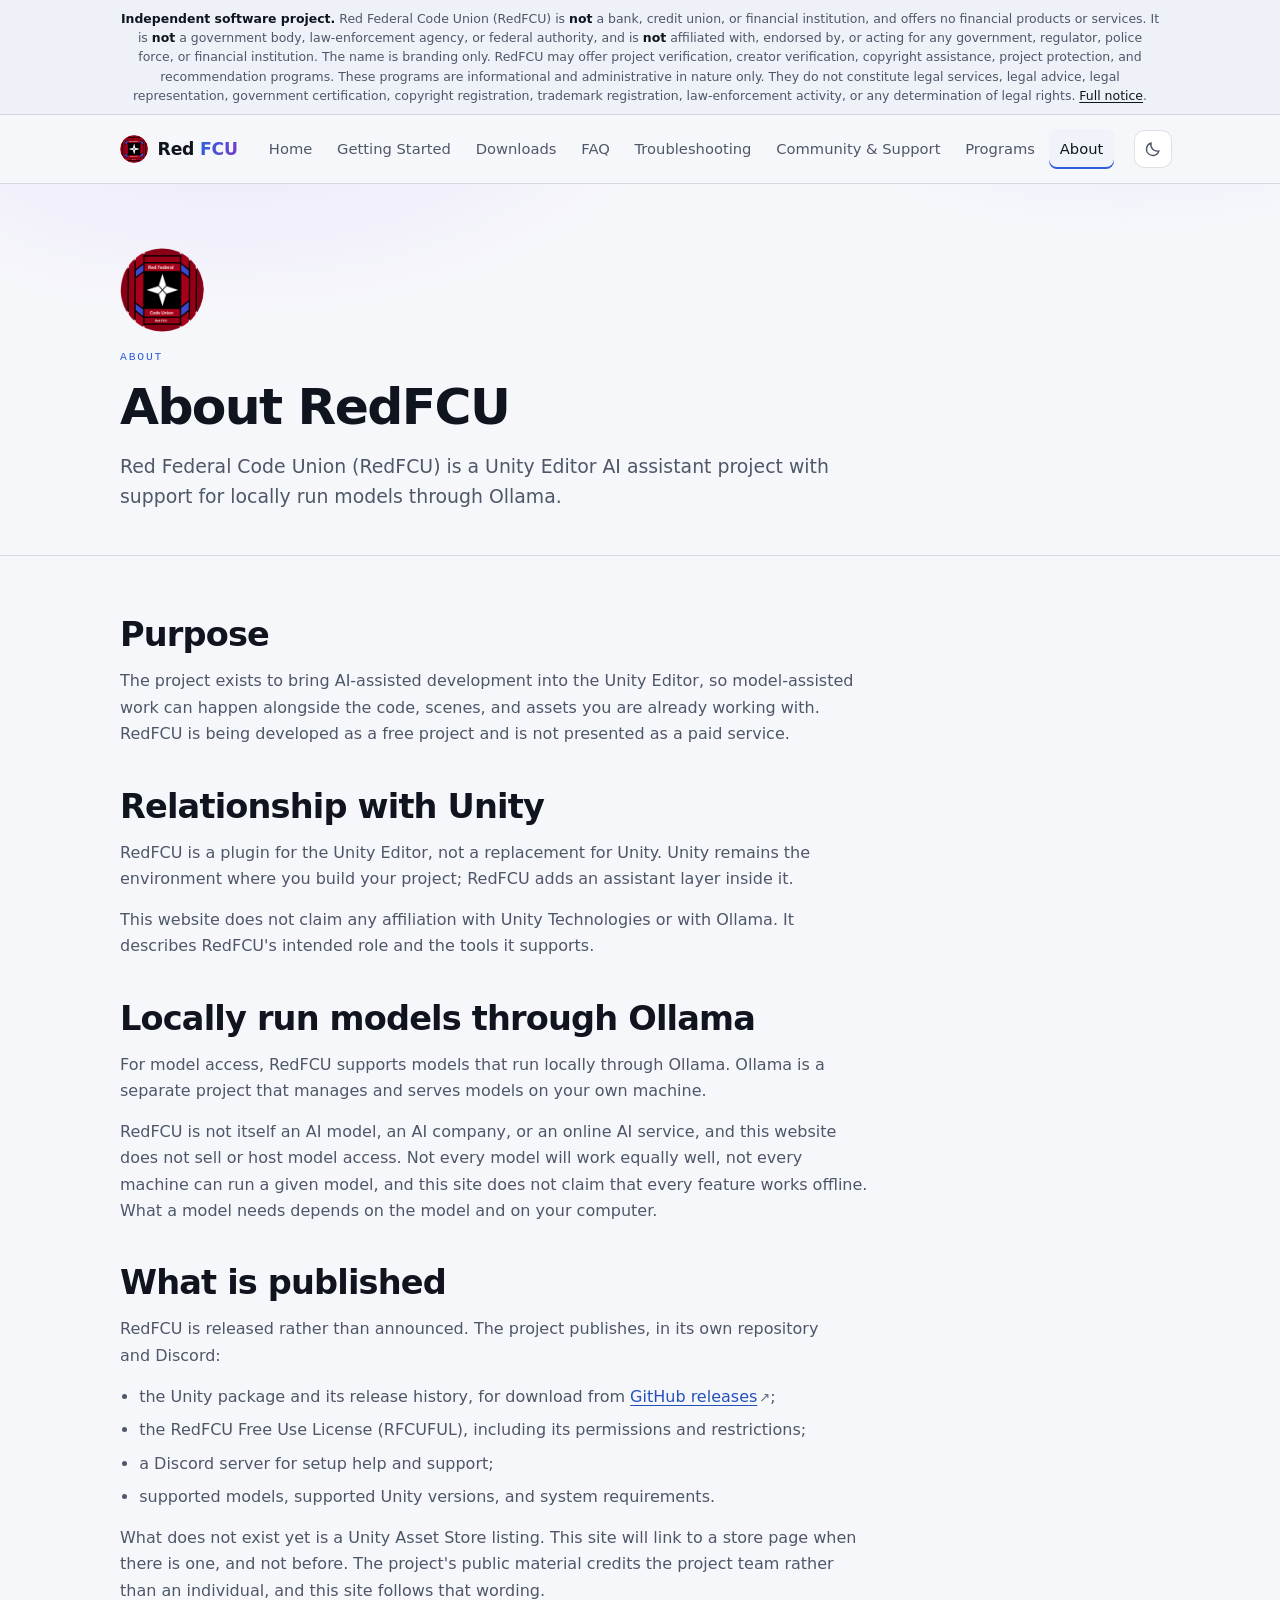
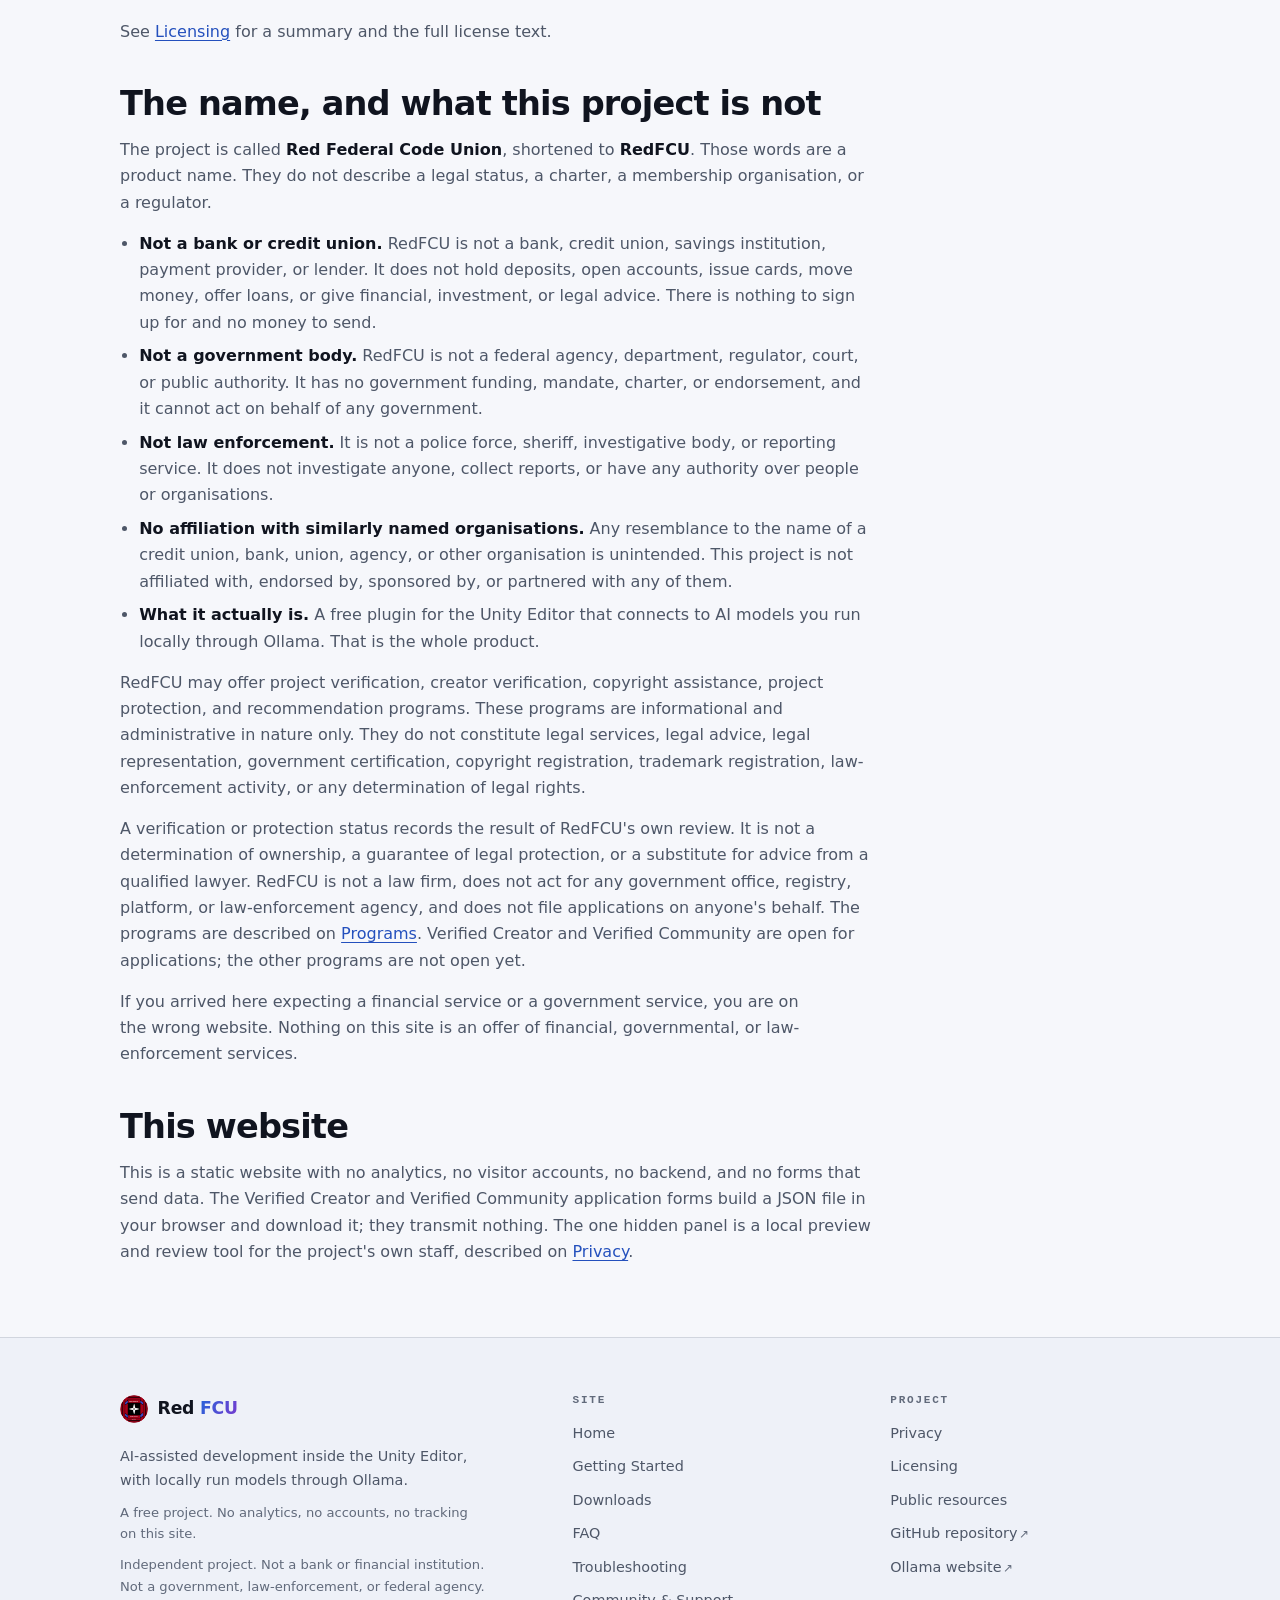
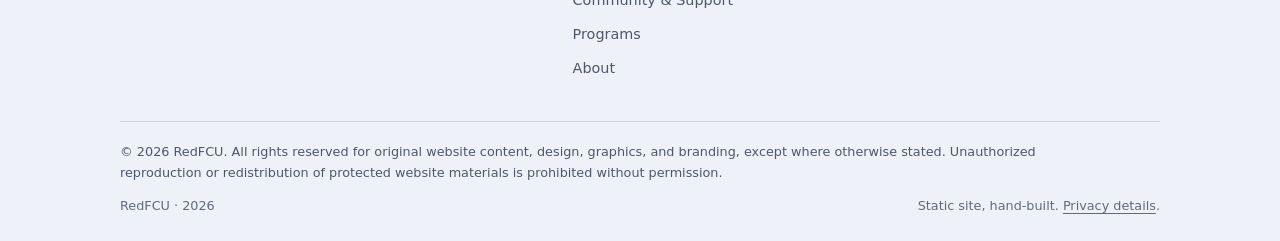
<file: about.html>
<!doctype html>
<html lang="en">
<head>
  <meta charset="utf-8">
  <meta name="viewport" content="width=device-width, initial-scale=1">
  <title>About RedFCU</title>
  <meta name="description" content="What RedFCU is, how it relates to Unity and locally run Ollama models, and what the project publishes today.">
  <meta name="theme-color" content="#080a10" media="(prefers-color-scheme: dark)">
  <meta name="theme-color" content="#f6f7fb" media="(prefers-color-scheme: light)">
  <meta property="og:type" content="website">
  <meta property="og:site_name" content="RedFCU">
  <meta property="og:title" content="About RedFCU">
  <meta property="og:description" content="RedFCU is a Unity Editor AI assistant with locally run models through Ollama, free to use under the RedFCU Free Use License.">
  <link rel="icon" href="assets/img/favicon-32.png" sizes="32x32" type="image/png">
    <link rel="icon" href="assets/img/red-fcu-logo-192.png" sizes="192x192" type="image/png">
    <link rel="apple-touch-icon" href="assets/img/apple-touch-icon.png">
  <link rel="stylesheet" href="assets/css/styles.css">
  <script src="assets/js/theme.js"></script>
  <script src="assets/js/main.js" defer></script>
  <script src="assets/js/staff.js" defer></script>
</head>
<body>
  <a class="skip-link" href="#main">Skip to content</a>

  <aside class="site-banner" aria-label="Important notice">
    <p class="container"><strong>Independent software project.</strong> Red Federal Code Union (RedFCU) is <strong>not</strong> a bank, credit union, or financial institution, and offers no financial products or services. It is <strong>not</strong> a government body, law-enforcement agency, or federal authority, and is <strong>not</strong> affiliated with, endorsed by, or acting for any government, regulator, police force, or financial institution. The name is branding only. RedFCU may offer project verification, creator verification, copyright assistance, project protection, and recommendation programs. These programs are informational and administrative in nature only. They do not constitute legal services, legal advice, legal representation, government certification, copyright registration, trademark registration, law-enforcement activity, or any determination of legal rights. <a href="about.html#name">Full notice</a>.</p>
  </aside>

  <header class="site-header">
    <div class="container header-inner">
      <a class="brand" href="home.html" aria-label="RedFCU home">
        <img src="assets/img/red-fcu-logo-96.png" alt="" width="28" height="28">
        <span class="brand-name">Red <span class="brand-accent">FCU</span></span>
      </a>

      <div class="header-tools">
        <button class="theme-toggle icon-btn" type="button" data-theme-toggle aria-label="Switch to light theme">
          <svg class="icon-sun" viewBox="0 0 24 24" fill="none" stroke="currentColor" stroke-width="1.8" stroke-linecap="round" aria-hidden="true" focusable="false">
            <circle cx="12" cy="12" r="4"></circle>
            <path d="M12 2v2M12 20v2M4.9 4.9l1.4 1.4M17.7 17.7l1.4 1.4M2 12h2M20 12h2M4.9 19.1l1.4-1.4M17.7 6.3l1.4-1.4"></path>
          </svg>
          <svg class="icon-moon" viewBox="0 0 24 24" fill="none" stroke="currentColor" stroke-width="1.8" stroke-linecap="round" stroke-linejoin="round" aria-hidden="true" focusable="false">
            <path d="M20 14.5A8.5 8.5 0 0 1 9.5 4a8.5 8.5 0 1 0 10.5 10.5Z"></path>
          </svg>
        </button>

        <button class="nav-toggle" type="button" data-nav-toggle aria-expanded="false" aria-controls="site-nav">
          <svg class="nav-icon-open" viewBox="0 0 24 24" fill="none" stroke="currentColor" stroke-width="1.8" stroke-linecap="round" aria-hidden="true" focusable="false">
            <path d="M3.5 6.5h17M3.5 12h17M3.5 17.5h17"></path>
          </svg>
          <svg class="nav-icon-close" viewBox="0 0 24 24" fill="none" stroke="currentColor" stroke-width="1.8" stroke-linecap="round" aria-hidden="true" focusable="false">
            <path d="M5 5l14 14M19 5L5 19"></path>
          </svg>
          <span data-nav-label>Menu</span>
        </button>
      </div>

      <nav class="site-nav" id="site-nav" aria-label="Primary">
        <ul>
          <li><a href="home.html">Home</a></li>
          <li><a href="getting-started.html">Getting Started</a></li>
          <li><a href="downloads.html">Downloads</a></li>
          <li><a href="faq.html">FAQ</a></li>
          <li><a href="troubleshooting.html">Troubleshooting</a></li>
          <li><a href="community.html">Community &amp; Support</a></li>
          <li><a href="programs.html">Programs</a></li>
          <li><a href="about.html" aria-current="page">About</a></li>
        </ul>
      </nav>
    </div>
  </header>

  <main id="main" tabindex="-1">
    <div class="page-hero">
      <div class="container">
        <img class="hero-mark" src="assets/img/red-fcu-logo-192.png" alt="Red Federal Code Union emblem: a white four-pointed star on a black field, inside a dark red circle" width="84" height="84">
        <p class="kicker">About</p>
        <h1>About RedFCU</h1>
        <p class="lede">Red Federal Code Union (RedFCU) is a Unity Editor AI assistant project with support for locally run models through Ollama.</p>
      </div>
    </div>

    <div class="page-body">
      <div class="container">
        <div class="prose">
          <h2>Purpose</h2>
          <p>The project exists to bring AI-assisted development into the Unity Editor, so model-assisted work can happen alongside the code, scenes, and assets you are already working with. RedFCU is being developed as a free project and is not presented as a paid service.</p>

          <h2>Relationship with Unity</h2>
          <p>RedFCU is a plugin for the Unity Editor, not a replacement for Unity. Unity remains the environment where you build your project; RedFCU adds an assistant layer inside it.</p>
          <p>This website does not claim any affiliation with Unity Technologies or with Ollama. It describes RedFCU's intended role and the tools it supports.</p>

          <h2>Locally run models through Ollama</h2>
          <p>For model access, RedFCU supports models that run locally through Ollama. Ollama is a separate project that manages and serves models on your own machine.</p>
          <p>RedFCU is not itself an AI model, an AI company, or an online AI service, and this website does not sell or host model access. Not every model will work equally well, not every machine can run a given model, and this site does not claim that every feature works offline. What a model needs depends on the model and on your computer.</p>

          <h2>What is published</h2>
          <p>RedFCU is released rather than announced. The project publishes, in its own repository and Discord:</p>
          <ul>
            <li>the Unity package and its release history, for download from <a href="https://github.com/TXSRP/CodePilot/releases" rel="noopener">GitHub releases<span class="ext" aria-hidden="true">&#8599;</span><span class="sr-only"> (external site)</span></a>;</li>
            <li>the RedFCU Free Use License (RFCUFUL), including its permissions and restrictions;</li>
            <li>a Discord server for setup help and support;</li>
            <li>supported models, supported Unity versions, and system requirements.</li>
          </ul>
          <p>What does not exist yet is a Unity Asset Store listing. This site will link to a store page when there is one, and not before. The project's public material credits the project team rather than an individual, and this site follows that wording.</p>
          <p>See <a href="licensing.html">Licensing</a> for a summary and the full license text.</p>

          <h2 id="name">The name, and what this project is not</h2>
          <p>The project is called <strong>Red Federal Code Union</strong>, shortened to <strong>RedFCU</strong>. Those words are a product name. They do not describe a legal status, a charter, a membership organisation, or a regulator.</p>
          <ul>
            <li><strong>Not a bank or credit union.</strong> RedFCU is not a bank, credit union, savings institution, payment provider, or lender. It does not hold deposits, open accounts, issue cards, move money, offer loans, or give financial, investment, or legal advice. There is nothing to sign up for and no money to send.</li>
            <li><strong>Not a government body.</strong> RedFCU is not a federal agency, department, regulator, court, or public authority. It has no government funding, mandate, charter, or endorsement, and it cannot act on behalf of any government.</li>
            <li><strong>Not law enforcement.</strong> It is not a police force, sheriff, investigative body, or reporting service. It does not investigate anyone, collect reports, or have any authority over people or organisations.</li>
            <li><strong>No affiliation with similarly named organisations.</strong> Any resemblance to the name of a credit union, bank, union, agency, or other organisation is unintended. This project is not affiliated with, endorsed by, sponsored by, or partnered with any of them.</li>
            <li><strong>What it actually is.</strong> A free plugin for the Unity Editor that connects to AI models you run locally through Ollama. That is the whole product.</li>
          </ul>
          <p>RedFCU may offer project verification, creator verification, copyright assistance, project protection, and recommendation programs. These programs are informational and administrative in nature only. They do not constitute legal services, legal advice, legal representation, government certification, copyright registration, trademark registration, law-enforcement activity, or any determination of legal rights.</p>
          <p>A verification or protection status records the result of RedFCU's own review. It is not a determination of ownership, a guarantee of legal protection, or a substitute for advice from a qualified lawyer. RedFCU is not a law firm, does not act for any government office, registry, platform, or law-enforcement agency, and does not file applications on anyone's behalf. The programs are described on <a href="programs.html">Programs</a>. Verified Creator and Verified Community are open for applications; the other programs are not open yet.</p>
          <p>If you arrived here expecting a financial service or a government service, you are on the wrong website. Nothing on this site is an offer of financial, governmental, or law-enforcement services.</p>

          <h2>This website</h2>
          <p>This is a static website with no analytics, no visitor accounts, no backend, and no forms that send data. The Verified Creator and Verified Community application forms build a JSON file in your browser and download it; they transmit nothing. The one hidden panel is a local preview and review tool for the project's own staff, described on <a href="privacy.html">Privacy</a>.</p>
        </div>
      </div>
    </div>
  </main>

  <footer class="site-footer">
    <div class="container">
      <div class="footer-grid">
        <div class="footer-brand">
          <a class="brand" href="home.html" aria-label="RedFCU home">
            <img src="assets/img/red-fcu-logo-96.png" alt="" width="28" height="28">
            <span class="brand-name">Red <span class="brand-accent">FCU</span></span>
          </a>
          <p>AI-assisted development inside the Unity Editor, with locally run models through Ollama.</p>
          <p class="footer-note">A free project. No analytics, no accounts, no tracking on this site.</p>
          <p class="footer-note">Independent project. Not a bank or financial institution. Not a government, law-enforcement, or federal agency.</p>
        </div>

        <nav class="footer-col" aria-label="Footer site navigation">
          <h2>Site</h2>
          <ul>
            <li><a href="home.html">Home</a></li>
            <li><a href="getting-started.html">Getting Started</a></li>
            <li><a href="downloads.html">Downloads</a></li>
            <li><a href="faq.html">FAQ</a></li>
            <li><a href="troubleshooting.html">Troubleshooting</a></li>
            <li><a href="community.html">Community &amp; Support</a></li>
            <li><a href="programs.html">Programs</a></li>
            <li><a href="about.html">About</a></li>
          </ul>
        </nav>

        <div class="footer-col">
          <h2>Project</h2>
          <ul>
            <li><a href="privacy.html">Privacy</a></li>
            <li><a href="licensing.html">Licensing</a></li>
            <li><a href="index.html">Public resources</a></li>
            <li><a href="https://github.com/TXSRP/CodePilot" rel="noopener">GitHub repository<span class="ext" aria-hidden="true">&#8599;</span><span class="sr-only"> (external site)</span></a></li>
            <li><a href="https://ollama.com/" rel="noopener">Ollama website<span class="ext" aria-hidden="true">&#8599;</span><span class="sr-only"> (external site)</span></a></li>
          </ul>
        </div>
      </div>

      <div class="footer-bottom">
        <p class="footer-copy">&copy; 2026 RedFCU. All rights reserved for original website content, design, graphics, and branding, except where otherwise stated. Unauthorized reproduction or redistribution of protected website materials is prohibited without permission.</p>
        <p>RedFCU &middot; <span data-year>2026</span></p>
        <p>Static site, hand-built. <a href="privacy.html">Privacy details</a>.</p>
      </div>
    </div>
  </footer>
</body>
</html>
</file>
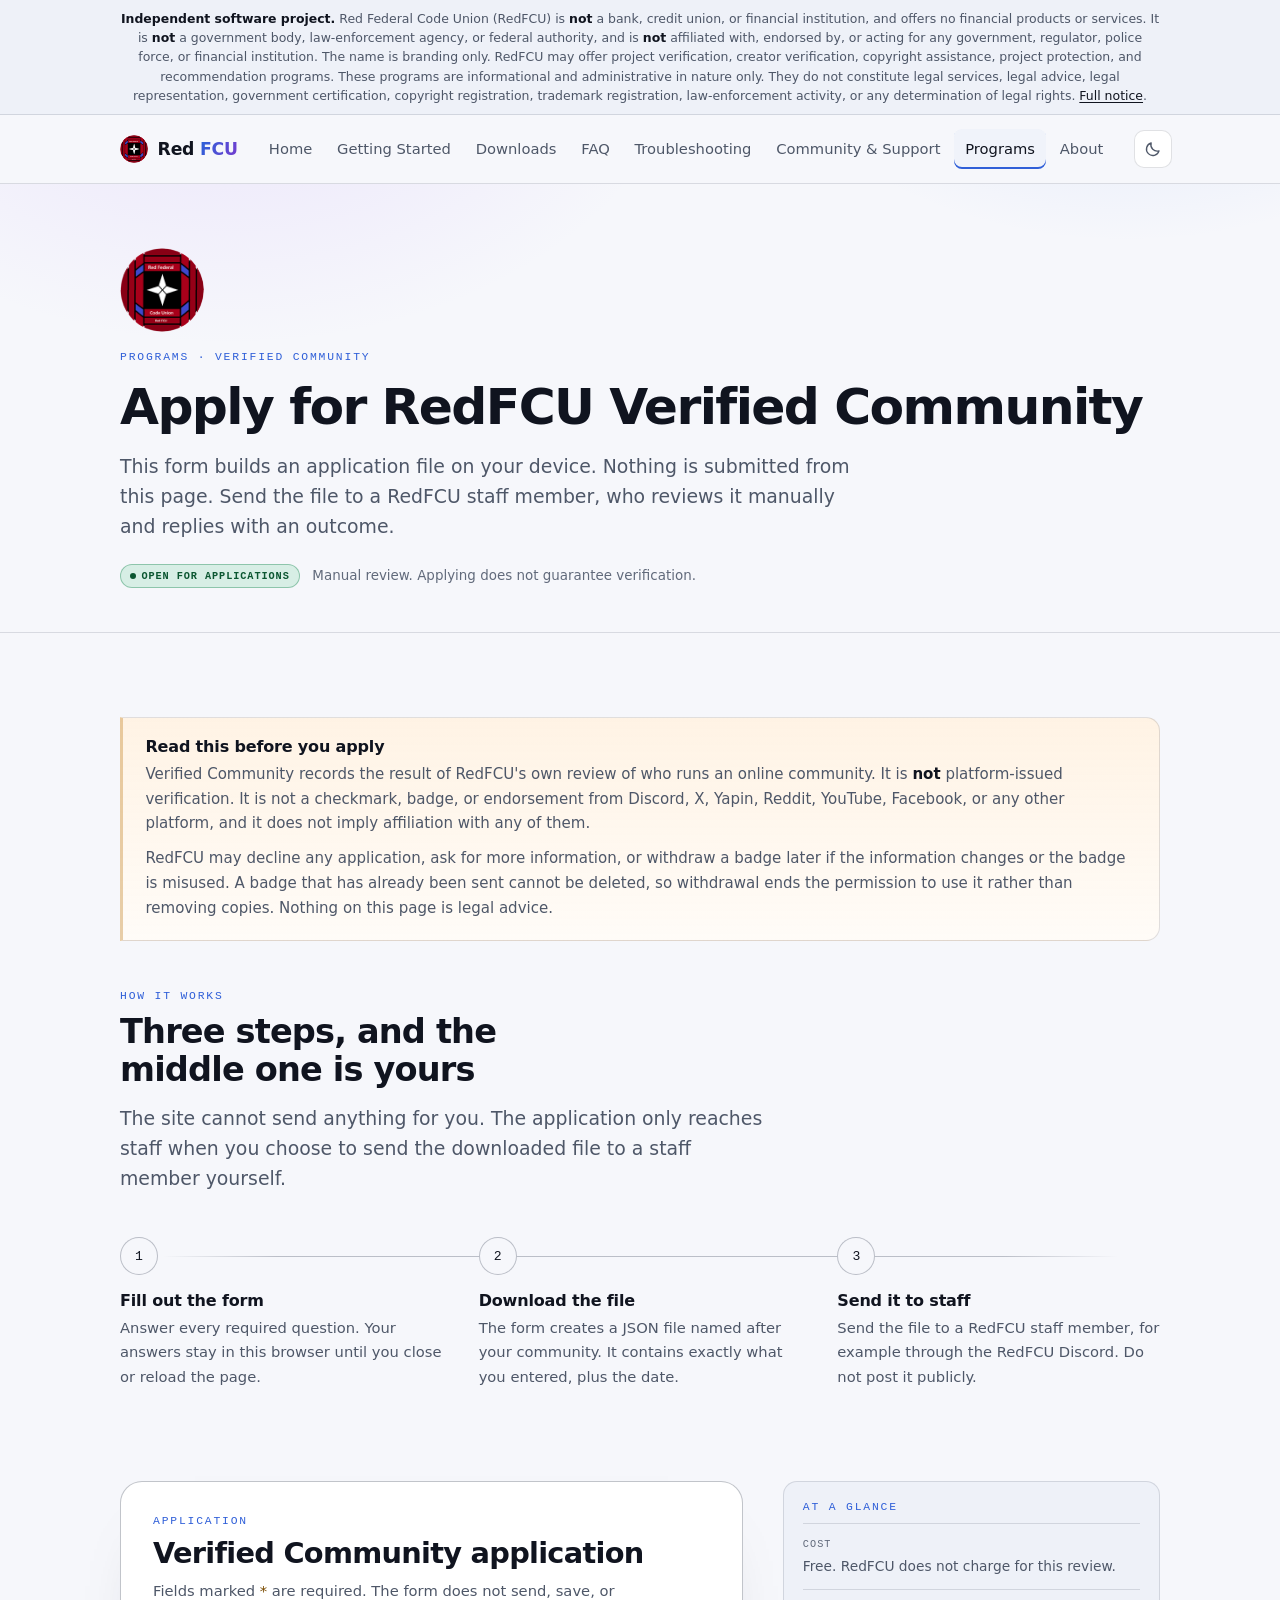
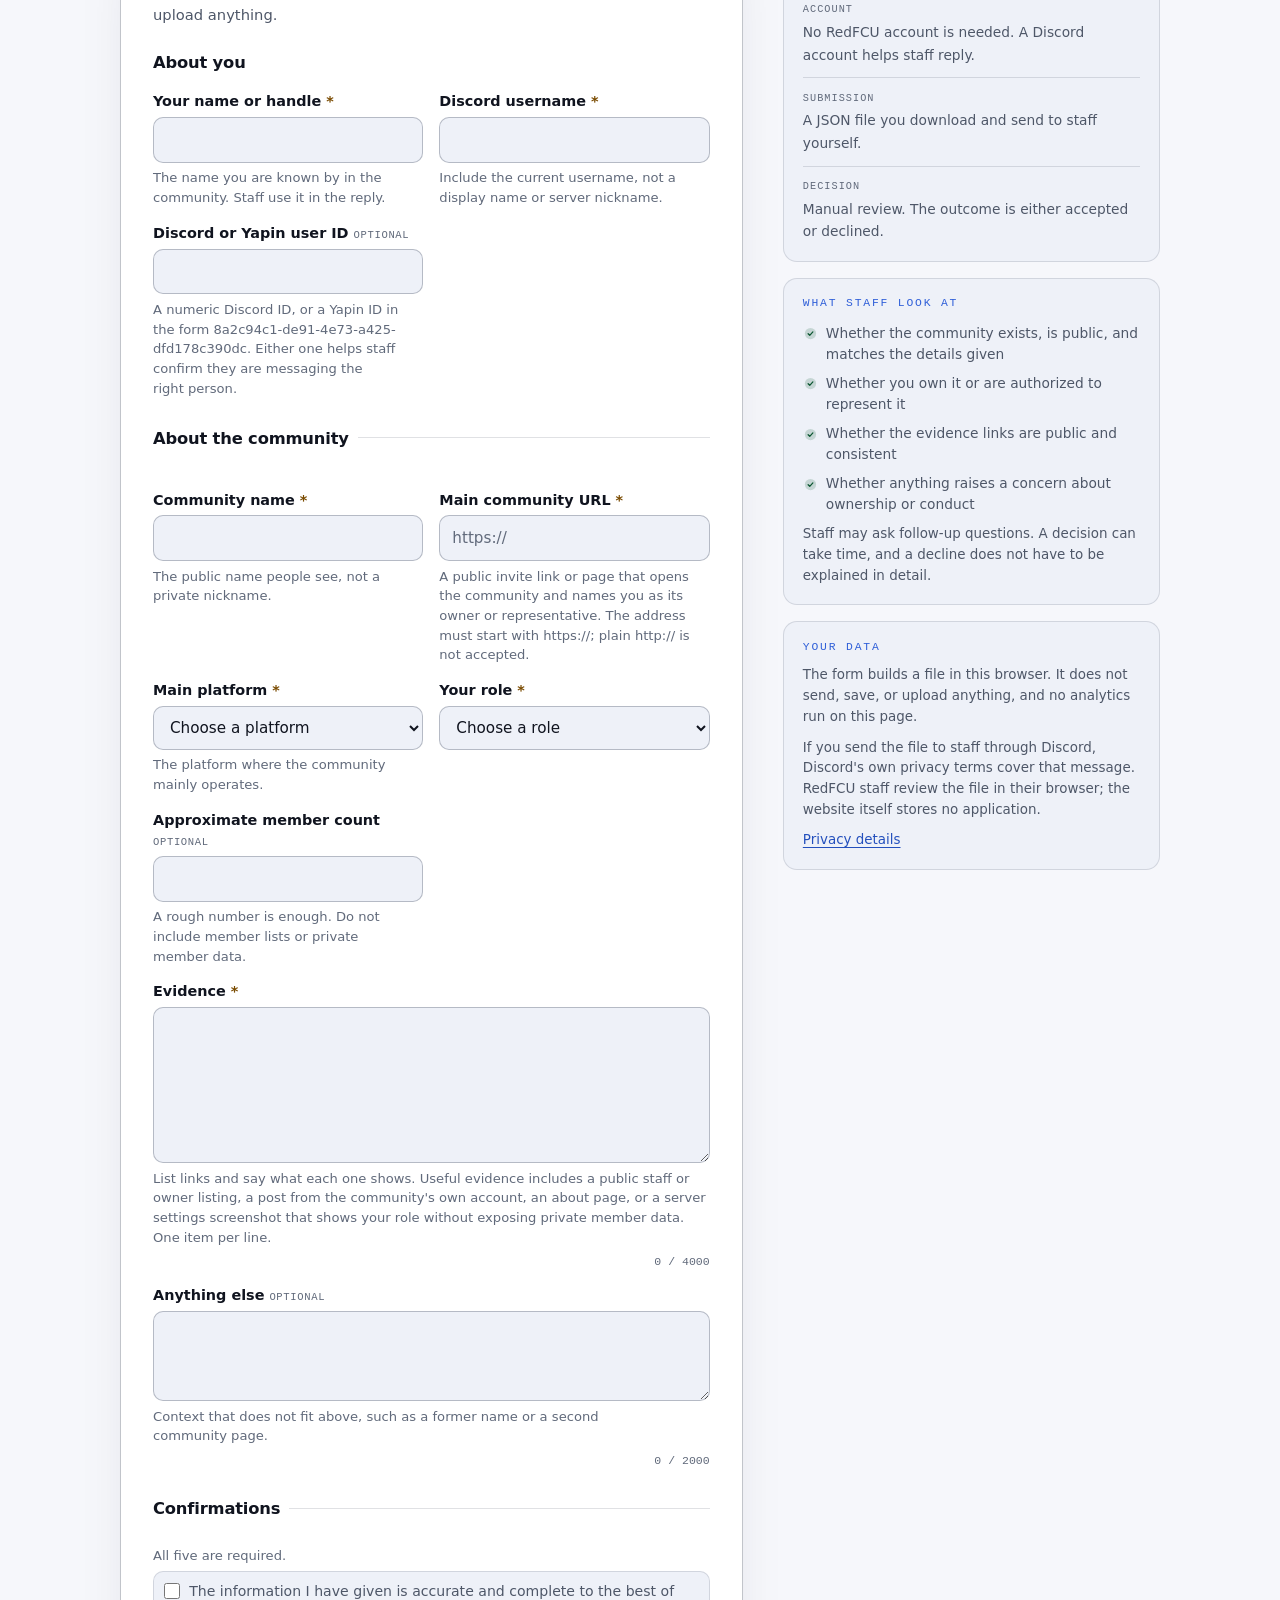
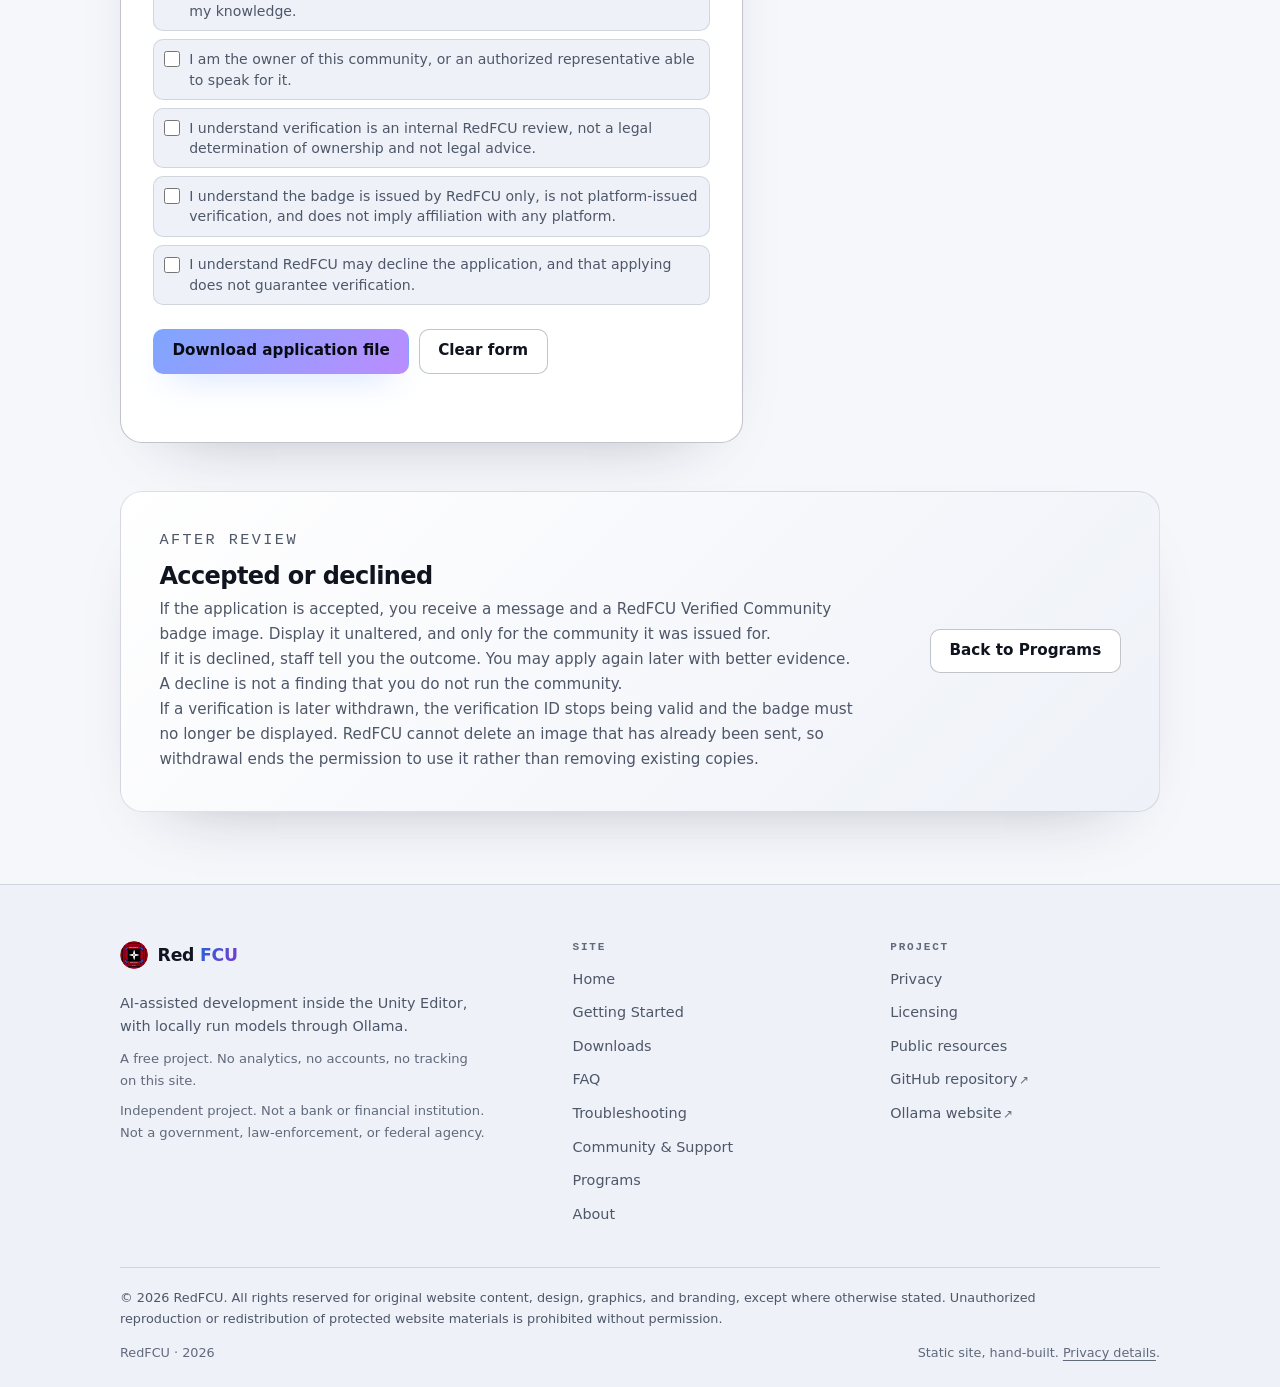
<file: community-apply.html>
<!doctype html>
<html lang="en">
<head>
  <meta charset="utf-8">
  <meta name="viewport" content="width=device-width, initial-scale=1">
  <title>Apply for RedFCU Verified Community RedFCU</title>
  <meta name="description" content="Build a RedFCU Verified Community application file in your browser. Nothing is submitted from this page. Send the file to a RedFCU staff member for manual review.">
  <meta name="theme-color" content="#080a10" media="(prefers-color-scheme: dark)">
  <meta name="theme-color" content="#f6f7fb" media="(prefers-color-scheme: light)">
  <meta property="og:type" content="website">
  <meta property="og:site_name" content="RedFCU">
  <meta property="og:title" content="Apply for RedFCU Verified Community RedFCU">
  <meta property="og:description" content="Fill out the Verified Community application, download the JSON file it creates, and send it to RedFCU staff for manual review.">
  <link rel="icon" href="assets/img/favicon-32.png" sizes="32x32" type="image/png">
  <link rel="icon" href="assets/img/red-fcu-logo-192.png" sizes="192x192" type="image/png">
  <link rel="apple-touch-icon" href="assets/img/apple-touch-icon.png">
  <link rel="stylesheet" href="assets/css/styles.css">
  <script src="assets/js/theme.js"></script>
  <script src="assets/js/main.js" defer></script>
  <script src="assets/js/staff.js" defer></script>
  <script src="assets/js/community-apply.js" defer></script>
</head>
<body>
  <a class="skip-link" href="#main">Skip to content</a>

  <aside class="site-banner" aria-label="Important notice">
    <p class="container"><strong>Independent software project.</strong> Red Federal Code Union (RedFCU) is <strong>not</strong> a bank, credit union, or financial institution, and offers no financial products or services. It is <strong>not</strong> a government body, law-enforcement agency, or federal authority, and is <strong>not</strong> affiliated with, endorsed by, or acting for any government, regulator, police force, or financial institution. The name is branding only. RedFCU may offer project verification, creator verification, copyright assistance, project protection, and recommendation programs. These programs are informational and administrative in nature only. They do not constitute legal services, legal advice, legal representation, government certification, copyright registration, trademark registration, law-enforcement activity, or any determination of legal rights. <a href="about.html#name">Full notice</a>.</p>
  </aside>

  <header class="site-header">
    <div class="container header-inner">
      <a class="brand" href="home.html" aria-label="RedFCU home">
        <img src="assets/img/red-fcu-logo-96.png" alt="" width="28" height="28">
        <span class="brand-name">Red <span class="brand-accent">FCU</span></span>
      </a>

      <div class="header-tools">
        <button class="theme-toggle icon-btn" type="button" data-theme-toggle aria-label="Switch to light theme">
          <svg class="icon-sun" viewBox="0 0 24 24" fill="none" stroke="currentColor" stroke-width="1.8" stroke-linecap="round" aria-hidden="true" focusable="false">
            <circle cx="12" cy="12" r="4"></circle>
            <path d="M12 2v2M12 20v2M4.9 4.9l1.4 1.4M17.7 17.7l1.4 1.4M2 12h2M20 12h2M4.9 19.1l1.4-1.4M17.7 6.3l1.4-1.4"></path>
          </svg>
          <svg class="icon-moon" viewBox="0 0 24 24" fill="none" stroke="currentColor" stroke-width="1.8" stroke-linecap="round" stroke-linejoin="round" aria-hidden="true" focusable="false">
            <path d="M20 14.5A8.5 8.5 0 0 1 9.5 4a8.5 8.5 0 1 0 10.5 10.5Z"></path>
          </svg>
        </button>

        <button class="nav-toggle" type="button" data-nav-toggle aria-expanded="false" aria-controls="site-nav">
          <svg class="nav-icon-open" viewBox="0 0 24 24" fill="none" stroke="currentColor" stroke-width="1.8" stroke-linecap="round" aria-hidden="true" focusable="false">
            <path d="M3.5 6.5h17M3.5 12h17M3.5 17.5h17"></path>
          </svg>
          <svg class="nav-icon-close" viewBox="0 0 24 24" fill="none" stroke="currentColor" stroke-width="1.8" stroke-linecap="round" aria-hidden="true" focusable="false">
            <path d="M5 5l14 14M19 5L5 19"></path>
          </svg>
          <span data-nav-label>Menu</span>
        </button>
      </div>

      <nav class="site-nav" id="site-nav" aria-label="Primary">
        <ul>
          <li><a href="home.html">Home</a></li>
          <li><a href="getting-started.html">Getting Started</a></li>
          <li><a href="downloads.html">Downloads</a></li>
          <li><a href="faq.html">FAQ</a></li>
          <li><a href="troubleshooting.html">Troubleshooting</a></li>
          <li><a href="community.html">Community &amp; Support</a></li>
          <li><a href="programs.html" aria-current="page">Programs</a></li>
          <li><a href="about.html">About</a></li>
        </ul>
      </nav>
    </div>
  </header>

  <main id="main" tabindex="-1">
    <div class="page-hero">
      <div class="container">
        <img class="hero-mark" src="assets/img/red-fcu-logo-192.png" alt="Red Federal Code Union emblem: a white four-pointed star on a black field, inside a dark red circle" width="84" height="84">
        <p class="kicker">Programs &middot; Verified Community</p>
        <h1>Apply for RedFCU Verified Community</h1>
        <p class="lede">This form builds an application file on your device. Nothing is submitted from this page. Send the file to a RedFCU staff member, who reviews it manually and replies with an outcome.</p>
        <p class="program-state"><span class="program-status program-status-open"><span class="dot" aria-hidden="true"></span>Open for applications</span> <span class="program-state-note">Manual review. Applying does not guarantee verification.</span></p>
      </div>
    </div>

    <div class="page-body">
      <div class="container">
        <div class="callout callout-warn">
          <h2>Read this before you apply</h2>
          <p>Verified Community records the result of RedFCU's own review of who runs an online community. It is <strong>not</strong> platform-issued verification. It is not a checkmark, badge, or endorsement from Discord, X, Yapin, Reddit, YouTube, Facebook, or any other platform, and it does not imply affiliation with any of them.</p>
          <p>RedFCU may decline any application, ask for more information, or withdraw a badge later if the information changes or the badge is misused. A badge that has already been sent cannot be deleted, so withdrawal ends the permission to use it rather than removing copies. Nothing on this page is legal advice.</p>
        </div>

        <section aria-labelledby="how-title">
          <div class="section-head">
            <p class="kicker">How it works</p>
            <h2 id="how-title">Three steps, and the middle one is yours</h2>
            <p class="lede">The site cannot send anything for you. The application only reaches staff when you choose to send the downloaded file to a staff member yourself.</p>
          </div>

          <ol class="flow">
            <li class="flow-item">
              <span class="flow-num" aria-hidden="true">1</span>
              <h3>Fill out the form</h3>
              <p>Answer every required question. Your answers stay in this browser until you close or reload the page.</p>
            </li>
            <li class="flow-item">
              <span class="flow-num" aria-hidden="true">2</span>
              <h3>Download the file</h3>
              <p>The form creates a JSON file named after your community. It contains exactly what you entered, plus the date.</p>
            </li>
            <li class="flow-item">
              <span class="flow-num" aria-hidden="true">3</span>
              <h3>Send it to staff</h3>
              <p>Send the file to a RedFCU staff member, for example through the RedFCU Discord. Do not post it publicly.</p>
            </li>
          </ol>
        </section>

        <div class="apply-layout">
          <section class="apply-card" aria-labelledby="form-title">
            <div class="apply-card-head">
              <p class="kicker">Application</p>
              <h2 id="form-title">Verified Community application</h2>
              <p>Fields marked <span class="req-mark" aria-hidden="true">*</span> are required. The form does not send, save, or upload anything.</p>
            </div>

            <div class="form-errors" data-apply-errors tabindex="-1" role="alert" hidden>
              <h3>Check the form</h3>
              <p data-apply-error-count></p>
              <ul data-apply-error-list></ul>
            </div>

            <form class="apply-form" data-apply-form novalidate>
              <fieldset class="form-set">
                <legend>About you</legend>
                <div class="form-grid">
                  <div class="form-field">
                    <label for="applicant-name">Your name or handle <span class="req-mark" aria-hidden="true">*</span></label>
                    <input id="applicant-name" name="name" type="text" autocomplete="name" maxlength="120" aria-describedby="applicant-name-hint applicant-name-error">
                    <p class="form-hint" id="applicant-name-hint">The name you are known by in the community. Staff use it in the reply.</p>
                    <p class="form-error" id="applicant-name-error" data-error-for="applicant-name"></p>
                  </div>

                  <div class="form-field">
                    <label for="applicant-discord">Discord username <span class="req-mark" aria-hidden="true">*</span></label>
                    <input id="applicant-discord" name="discord" type="text" autocomplete="off" autocapitalize="none" spellcheck="false" maxlength="80" aria-describedby="applicant-discord-hint applicant-discord-error">
                    <p class="form-hint" id="applicant-discord-hint">Include the current username, not a display name or server nickname.</p>
                    <p class="form-error" id="applicant-discord-error" data-error-for="applicant-discord"></p>
                  </div>

                  <div class="form-field">
                    <label for="applicant-discord-id">Discord or Yapin user ID <span class="optional">Optional</span></label>
                    <input id="applicant-discord-id" name="discordId" type="text" autocomplete="off" spellcheck="false" maxlength="36" aria-describedby="applicant-discord-id-hint applicant-discord-id-error">
                    <p class="form-hint" id="applicant-discord-id-hint">A numeric Discord ID, or a Yapin ID in the form 8a2c94c1-de91-4e73-a425-dfd178c390dc. Either one helps staff confirm they are messaging the right person.</p>
                    <p class="form-error" id="applicant-discord-id-error" data-error-for="applicant-discord-id"></p>
                  </div>
                </div>
              </fieldset>

              <fieldset class="form-set">
                <legend>About the community</legend>
                <div class="form-grid">
                  <div class="form-field">
                    <label for="community-name">Community name <span class="req-mark" aria-hidden="true">*</span></label>
                    <input id="community-name" name="communityName" type="text" autocomplete="off" maxlength="120" aria-describedby="community-name-hint community-name-error">
                    <p class="form-hint" id="community-name-hint">The public name people see, not a private nickname.</p>
                    <p class="form-error" id="community-name-error" data-error-for="community-name"></p>
                  </div>

                  <div class="form-field">
                    <label for="community-url">Main community URL <span class="req-mark" aria-hidden="true">*</span></label>
                    <input id="community-url" name="communityUrl" type="url" inputmode="url" autocomplete="url" spellcheck="false" maxlength="300" placeholder="https://" aria-describedby="community-url-hint community-url-error">
                    <p class="form-hint" id="community-url-hint">A public invite link or page that opens the community and names you as its owner or representative. The address must start with https://; plain http:// is not accepted.</p>
                    <p class="form-error" id="community-url-error" data-error-for="community-url"></p>
                  </div>

                  <div class="form-field">
                    <label for="community-platform">Main platform <span class="req-mark" aria-hidden="true">*</span></label>
                    <select id="community-platform" name="platform" aria-describedby="community-platform-hint community-platform-error">
                      <option value="">Choose a platform</option>
                      <option value="discord">Discord</option>
                      <option value="x">X</option>
                      <option value="yapin">Yapin</option>
                      <option value="reddit">Reddit</option>
                      <option value="youtube">YouTube</option>
                      <option value="facebook">Facebook</option>
                      <option value="other">Other</option>
                    </select>
                    <p class="form-hint" id="community-platform-hint">The platform where the community mainly operates.</p>
                    <p class="form-error" id="community-platform-error" data-error-for="community-platform"></p>
                  </div>

                  <div class="form-field">
                    <label for="applicant-role">Your role <span class="req-mark" aria-hidden="true">*</span></label>
                    <select id="applicant-role" name="role" aria-describedby="applicant-role-error">
                      <option value="">Choose a role</option>
                      <option value="owner">Owner</option>
                      <option value="co-owner">Co-owner</option>
                      <option value="authorized-representative">Authorized representative</option>
                      <option value="moderator">Moderator or team member</option>
                    </select>
                    <p class="form-error" id="applicant-role-error" data-error-for="applicant-role"></p>
                  </div>

                  <div class="form-field">
                    <label for="community-size">Approximate member count <span class="optional">Optional</span></label>
                    <input id="community-size" name="memberCount" type="text" inputmode="numeric" autocomplete="off" maxlength="40" aria-describedby="community-size-hint community-size-error">
                    <p class="form-hint" id="community-size-hint">A rough number is enough. Do not include member lists or private member data.</p>
                    <p class="form-error" id="community-size-error" data-error-for="community-size"></p>
                  </div>
                </div>

                <div class="form-field">
                  <label for="evidence">Evidence <span class="req-mark" aria-hidden="true">*</span></label>
                  <textarea id="evidence" name="evidence" rows="6" maxlength="4000" aria-describedby="evidence-hint evidence-error"></textarea>
                  <p class="form-hint" id="evidence-hint">List links and say what each one shows. Useful evidence includes a public staff or owner listing, a post from the community's own account, an about page, or a server settings screenshot that shows your role without exposing private member data. One item per line.</p>
                  <p class="form-hint form-count"><span data-count-for="evidence">0</span> / 4000</p>
                  <p class="form-error" id="evidence-error" data-error-for="evidence"></p>
                </div>

                <div class="form-field">
                  <label for="notes">Anything else <span class="optional">Optional</span></label>
                  <textarea id="notes" name="notes" rows="3" maxlength="2000" aria-describedby="notes-hint notes-error"></textarea>
                  <p class="form-hint" id="notes-hint">Context that does not fit above, such as a former name or a second community page.</p>
                  <p class="form-hint form-count"><span data-count-for="notes">0</span> / 2000</p>
                  <p class="form-error" id="notes-error" data-error-for="notes"></p>
                </div>
              </fieldset>

              <fieldset class="form-set" id="confirmations-field" tabindex="-1">
                <legend>Confirmations</legend>
                <p class="form-hint">All five are required.</p>
                <div class="form-checks">
                  <label class="form-check"><input id="confirm-accurate" name="confirmAccurate" type="checkbox"> <span>The information I have given is accurate and complete to the best of my knowledge.</span></label>
                  <label class="form-check"><input id="confirm-authority" name="confirmAuthority" type="checkbox"> <span>I am the owner of this community, or an authorized representative able to speak for it.</span></label>
                  <label class="form-check"><input id="confirm-not-legal" name="confirmNotLegal" type="checkbox"> <span>I understand verification is an internal RedFCU review, not a legal determination of ownership and not legal advice.</span></label>
                  <label class="form-check"><input id="confirm-not-platform" name="confirmNotPlatform" type="checkbox"> <span>I understand the badge is issued by RedFCU only, is not platform-issued verification, and does not imply affiliation with any platform.</span></label>
                  <label class="form-check"><input id="confirm-decision" name="confirmDecision" type="checkbox"> <span>I understand RedFCU may decline the application, and that applying does not guarantee verification.</span></label>
                </div>
                <p class="form-error" id="confirmations-error" data-error-for="confirmations-field"></p>
              </fieldset>

              <div class="form-actions">
                <button class="btn btn-primary" type="submit">Download application file</button>
                <button class="btn btn-secondary" type="button" data-apply-clear>Clear form</button>
              </div>
              <p class="staff-msg" data-apply-msg role="status"></p>
            </form>

            <section class="apply-result" data-apply-result hidden aria-labelledby="result-title" tabindex="-1">
              <span class="icon-tile" aria-hidden="true">
                <svg class="icon" focusable="false"><use href="#i-file"></use></svg>
              </span>
              <div>
                <p class="kicker">File ready</p>
                <h2 id="result-title">Your application file has been downloaded</h2>
                <p data-apply-result-copy>The file is named <strong data-apply-file></strong>. Send it to a RedFCU staff member. Nothing has been sent automatically.</p>
                <ol class="apply-result-steps">
                  <li>Find a RedFCU staff member, for example in the RedFCU Discord.</li>
                  <li>Send the JSON file privately. Do not post it in a public channel.</li>
                  <li>Keep the file. Staff may ask you to send it again if it is lost.</li>
                </ol>
                <div class="form-actions">
                  <button class="btn btn-secondary" type="button" data-apply-again>Download again</button>
                  <button class="btn btn-secondary" type="button" data-apply-copy>Copy JSON instead</button>
                </div>
                <p class="staff-msg" data-apply-result-msg role="status"></p>
              </div>
            </section>
          </section>

          <aside class="apply-aside" aria-label="Application details and privacy">
            <div class="apply-aside-card">
              <p class="kicker">At a glance</p>
              <dl class="fact-list">
                <div class="fact">
                  <dt>Cost</dt>
                  <dd>Free. RedFCU does not charge for this review.</dd>
                </div>
                <div class="fact">
                  <dt>Account</dt>
                  <dd>No RedFCU account is needed. A Discord account helps staff reply.</dd>
                </div>
                <div class="fact">
                  <dt>Submission</dt>
                  <dd>A JSON file you download and send to staff yourself.</dd>
                </div>
                <div class="fact">
                  <dt>Decision</dt>
                  <dd>Manual review. The outcome is either accepted or declined.</dd>
                </div>
              </dl>
            </div>

            <div class="apply-aside-card">
              <p class="kicker">What staff look at</p>
              <ul class="apply-review-list">
                <li><svg class="icon" aria-hidden="true" focusable="false"><use href="#i-check"></use></svg>Whether the community exists, is public, and matches the details given</li>
                <li><svg class="icon" aria-hidden="true" focusable="false"><use href="#i-check"></use></svg>Whether you own it or are authorized to represent it</li>
                <li><svg class="icon" aria-hidden="true" focusable="false"><use href="#i-check"></use></svg>Whether the evidence links are public and consistent</li>
                <li><svg class="icon" aria-hidden="true" focusable="false"><use href="#i-check"></use></svg>Whether anything raises a concern about ownership or conduct</li>
              </ul>
              <p class="apply-aside-note">Staff may ask follow-up questions. A decision can take time, and a decline does not have to be explained in detail.</p>
            </div>

            <div class="apply-aside-card">
              <p class="kicker">Your data</p>
              <p class="apply-aside-note">The form builds a file in this browser. It does not send, save, or upload anything, and no analytics run on this page.</p>
              <p class="apply-aside-note">If you send the file to staff through Discord, Discord's own privacy terms cover that message. RedFCU staff review the file in their browser; the website itself stores no application.</p>
              <p class="apply-aside-note"><a href="privacy.html">Privacy details</a></p>
            </div>
          </aside>
        </div>

        <section class="notice" aria-labelledby="outcome-title">
          <div>
            <p class="kicker">After review</p>
            <h2 id="outcome-title">Accepted or declined</h2>
            <p>If the application is accepted, you receive a message and a RedFCU Verified Community badge image. Display it unaltered, and only for the community it was issued for.</p>
            <p>If it is declined, staff tell you the outcome. You may apply again later with better evidence. A decline is not a finding that you do not run the community.</p>
            <p>If a verification is later withdrawn, the verification ID stops being valid and the badge must no longer be displayed. RedFCU cannot delete an image that has already been sent, so withdrawal ends the permission to use it rather than removing existing copies.</p>
          </div>
          <a class="btn btn-secondary" href="programs.html">Back to Programs</a>
        </section>
      </div>
    </div>
  </main>

  <footer class="site-footer">
    <div class="container">
      <div class="footer-grid">
        <div class="footer-brand">
          <a class="brand" href="home.html" aria-label="RedFCU home">
            <img src="assets/img/red-fcu-logo-96.png" alt="" width="28" height="28">
            <span class="brand-name">Red <span class="brand-accent">FCU</span></span>
          </a>
          <p>AI-assisted development inside the Unity Editor, with locally run models through Ollama.</p>
          <p class="footer-note">A free project. No analytics, no accounts, no tracking on this site.</p>
          <p class="footer-note">Independent project. Not a bank or financial institution. Not a government, law-enforcement, or federal agency.</p>
        </div>

        <nav class="footer-col" aria-label="Footer site navigation">
          <h2>Site</h2>
          <ul>
            <li><a href="home.html">Home</a></li>
            <li><a href="getting-started.html">Getting Started</a></li>
            <li><a href="downloads.html">Downloads</a></li>
            <li><a href="faq.html">FAQ</a></li>
            <li><a href="troubleshooting.html">Troubleshooting</a></li>
            <li><a href="community.html">Community &amp; Support</a></li>
            <li><a href="programs.html">Programs</a></li>
            <li><a href="about.html">About</a></li>
          </ul>
        </nav>

        <div class="footer-col">
          <h2>Project</h2>
          <ul>
            <li><a href="privacy.html">Privacy</a></li>
            <li><a href="licensing.html">Licensing</a></li>
            <li><a href="index.html">Public resources</a></li>
            <li><a href="https://github.com/TXSRP/CodePilot" rel="noopener">GitHub repository<span class="ext" aria-hidden="true">&#8599;</span><span class="sr-only"> (external site)</span></a></li>
            <li><a href="https://ollama.com/" rel="noopener">Ollama website<span class="ext" aria-hidden="true">&#8599;</span><span class="sr-only"> (external site)</span></a></li>
          </ul>
        </div>
      </div>

      <div class="footer-bottom">
        <p class="footer-copy">&copy; 2026 RedFCU. All rights reserved for original website content, design, graphics, and branding, except where otherwise stated. Unauthorized reproduction or redistribution of protected website materials is prohibited without permission.</p>
        <p>RedFCU &middot; <span data-year>2026</span></p>
        <p>Static site, hand-built. <a href="privacy.html">Privacy details</a>.</p>
      </div>
    </div>
  </footer>

  <svg class="icon-sprite" aria-hidden="true" focusable="false" width="0" height="0">
    <symbol id="i-community" viewBox="0 0 24 24">
      <circle cx="9" cy="8.4" r="3.2" fill="currentColor" fill-opacity="0.16" stroke="currentColor" stroke-width="1.5"></circle>
      <circle cx="16.4" cy="9.6" r="2.4" fill="currentColor" fill-opacity="0.12" stroke="currentColor" stroke-width="1.5"></circle>
      <path d="M3.4 19.2c0-2.9 2.5-4.8 5.6-4.8s5.6 1.9 5.6 4.8" fill="none" stroke="currentColor" stroke-width="1.5" stroke-linecap="round"></path>
      <path d="M15.4 14.8c2.6.2 4.5 1.9 4.5 4.4" fill="none" stroke="currentColor" stroke-width="1.5" stroke-linecap="round"></path>
    </symbol>
    <symbol id="i-file" viewBox="0 0 24 24">
      <path d="M6 3.4h7.2L19 9.2V20a1.4 1.4 0 0 1-1.4 1.4H6A1.4 1.4 0 0 1 4.6 20V4.8A1.4 1.4 0 0 1 6 3.4Z" fill="currentColor" fill-opacity="0.14" stroke="currentColor" stroke-width="1.5" stroke-linejoin="round"></path>
      <path d="M13 3.7V9h5.4" fill="none" stroke="currentColor" stroke-width="1.5" stroke-linejoin="round"></path>
      <path d="M8 13.1h8M8 16.6h8M8 9.6h2.6" fill="none" stroke="currentColor" stroke-width="1.5" stroke-linecap="round"></path>
    </symbol>
    <symbol id="i-send" viewBox="0 0 24 24">
      <path d="m20.4 3.8-7.1 16.3-2.7-6.5-6.5-2.7Z" fill="currentColor" fill-opacity="0.14" stroke="currentColor" stroke-width="1.5" stroke-linejoin="round"></path>
      <path d="m10.6 13.6 4.4-4.4" fill="none" stroke="currentColor" stroke-width="1.5" stroke-linecap="round"></path>
    </symbol>
    <symbol id="i-check" viewBox="0 0 24 24">
      <circle cx="12" cy="12" r="9" fill="currentColor" fill-opacity="0.18"></circle>
      <path d="m8.2 12.3 2.6 2.6 5-5.4" fill="none" stroke="currentColor" stroke-width="2" stroke-linecap="round" stroke-linejoin="round"></path>
    </symbol>
    <symbol id="i-shield" viewBox="0 0 24 24">
      <path d="M12 3.4 19 6v5.6c0 4-2.9 7.4-7 8.9-4.1-1.5-7-4.9-7-8.9V6Z" fill="currentColor" fill-opacity="0.16" stroke="currentColor" stroke-width="1.5" stroke-linejoin="round"></path>
      <path d="m8.8 11.9 2.2 2.2 4.2-4.4" fill="none" stroke="currentColor" stroke-width="1.7" stroke-linecap="round" stroke-linejoin="round"></path>
    </symbol>
    <symbol id="i-download" viewBox="0 0 24 24">
      <path d="M12 3.6v10.2" fill="none" stroke="currentColor" stroke-width="1.7" stroke-linecap="round"></path>
      <path d="m8 10.4 4 4 4-4" fill="none" stroke="currentColor" stroke-width="1.7" stroke-linecap="round" stroke-linejoin="round"></path>
      <path d="M4.6 16.4v2.2a1.6 1.6 0 0 0 1.6 1.6h11.6a1.6 1.6 0 0 0 1.6-1.6v-2.2" fill="none" stroke="currentColor" stroke-width="1.6" stroke-linecap="round"></path>
    </symbol>
  </svg>
</body>
</html>
</file>
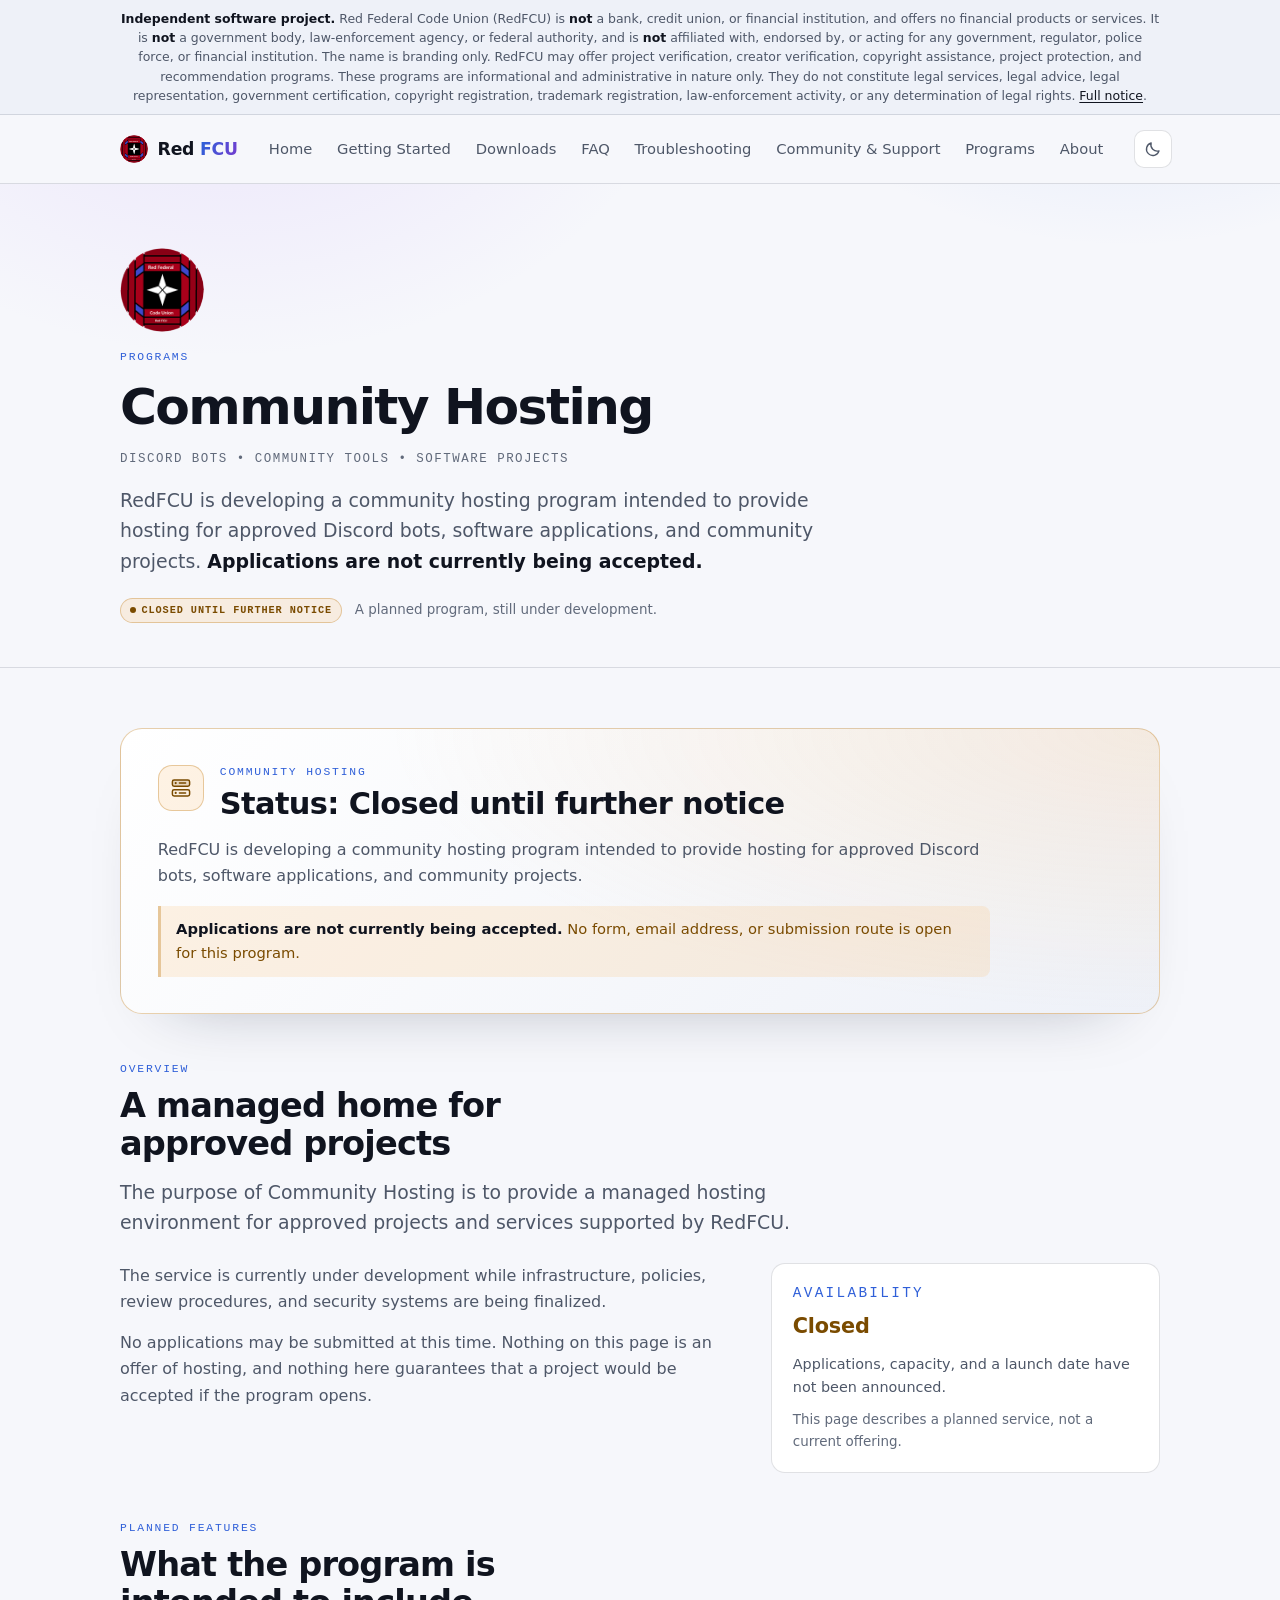
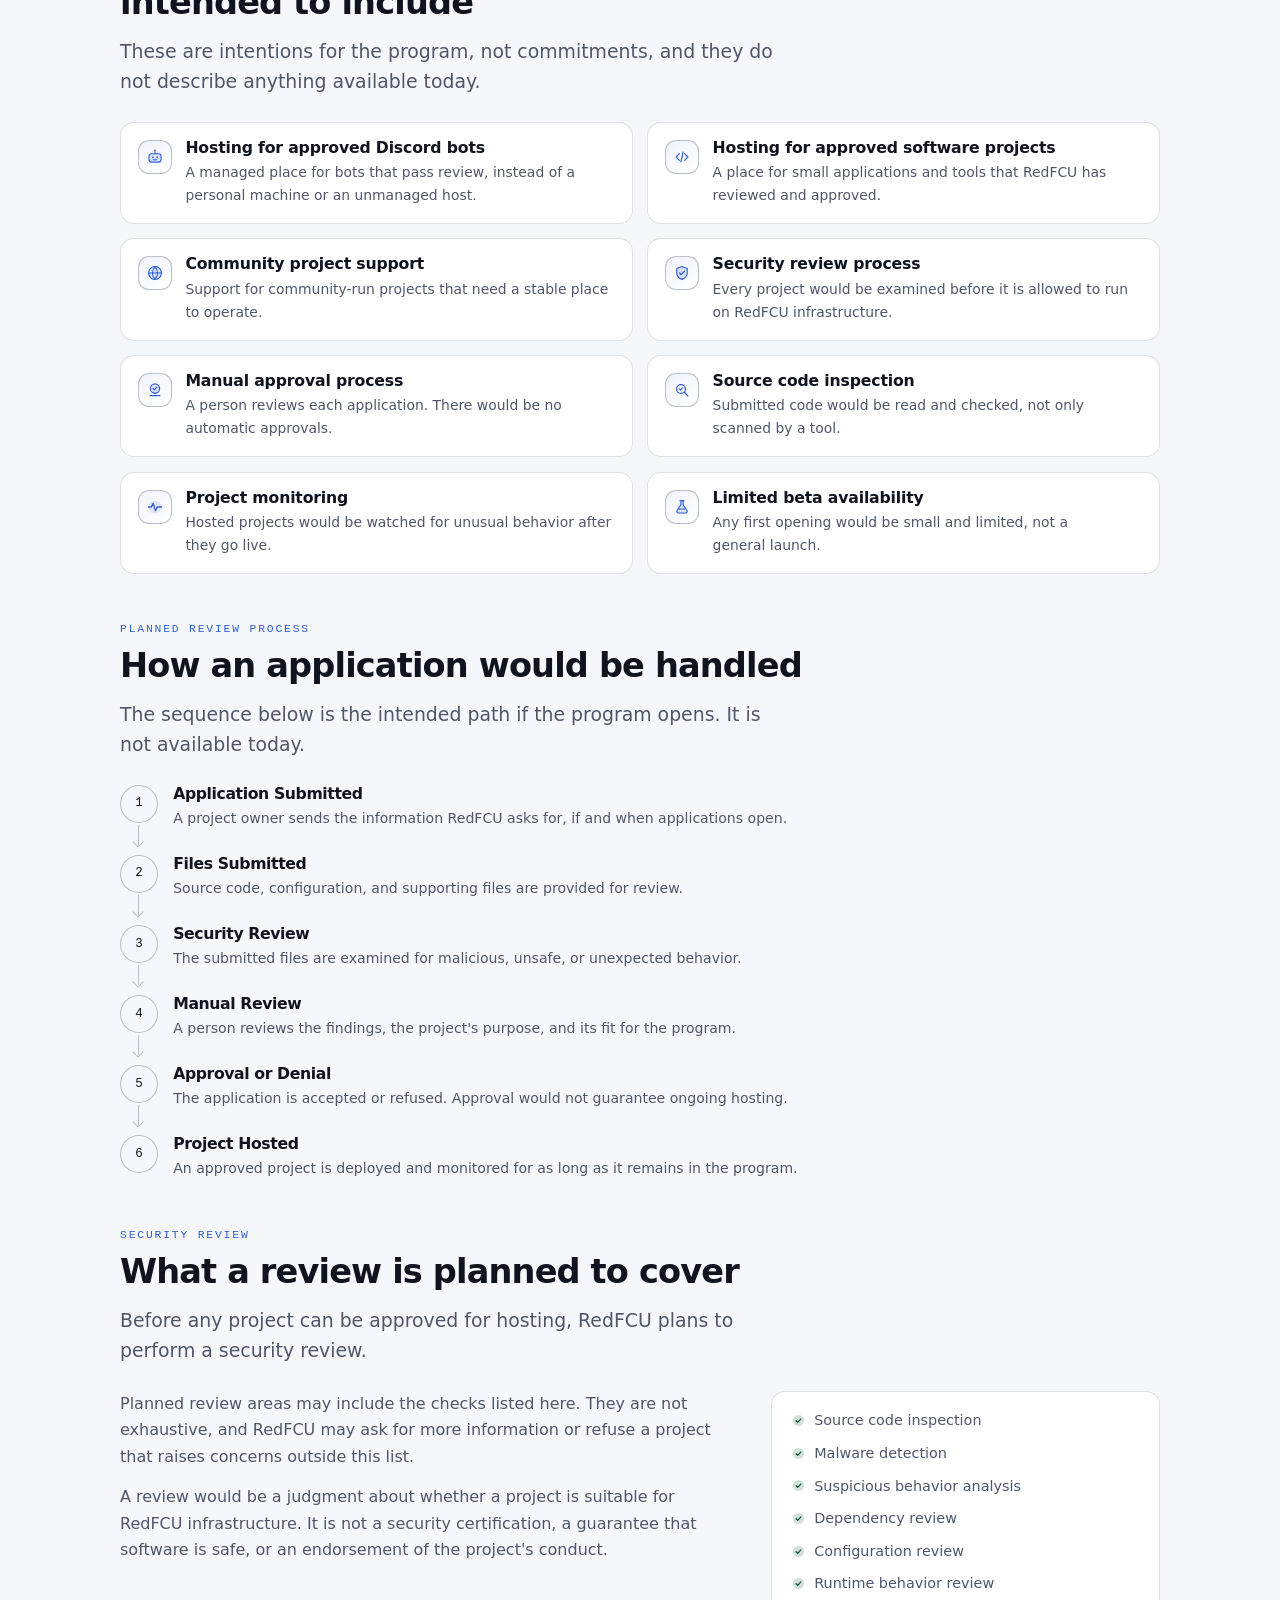
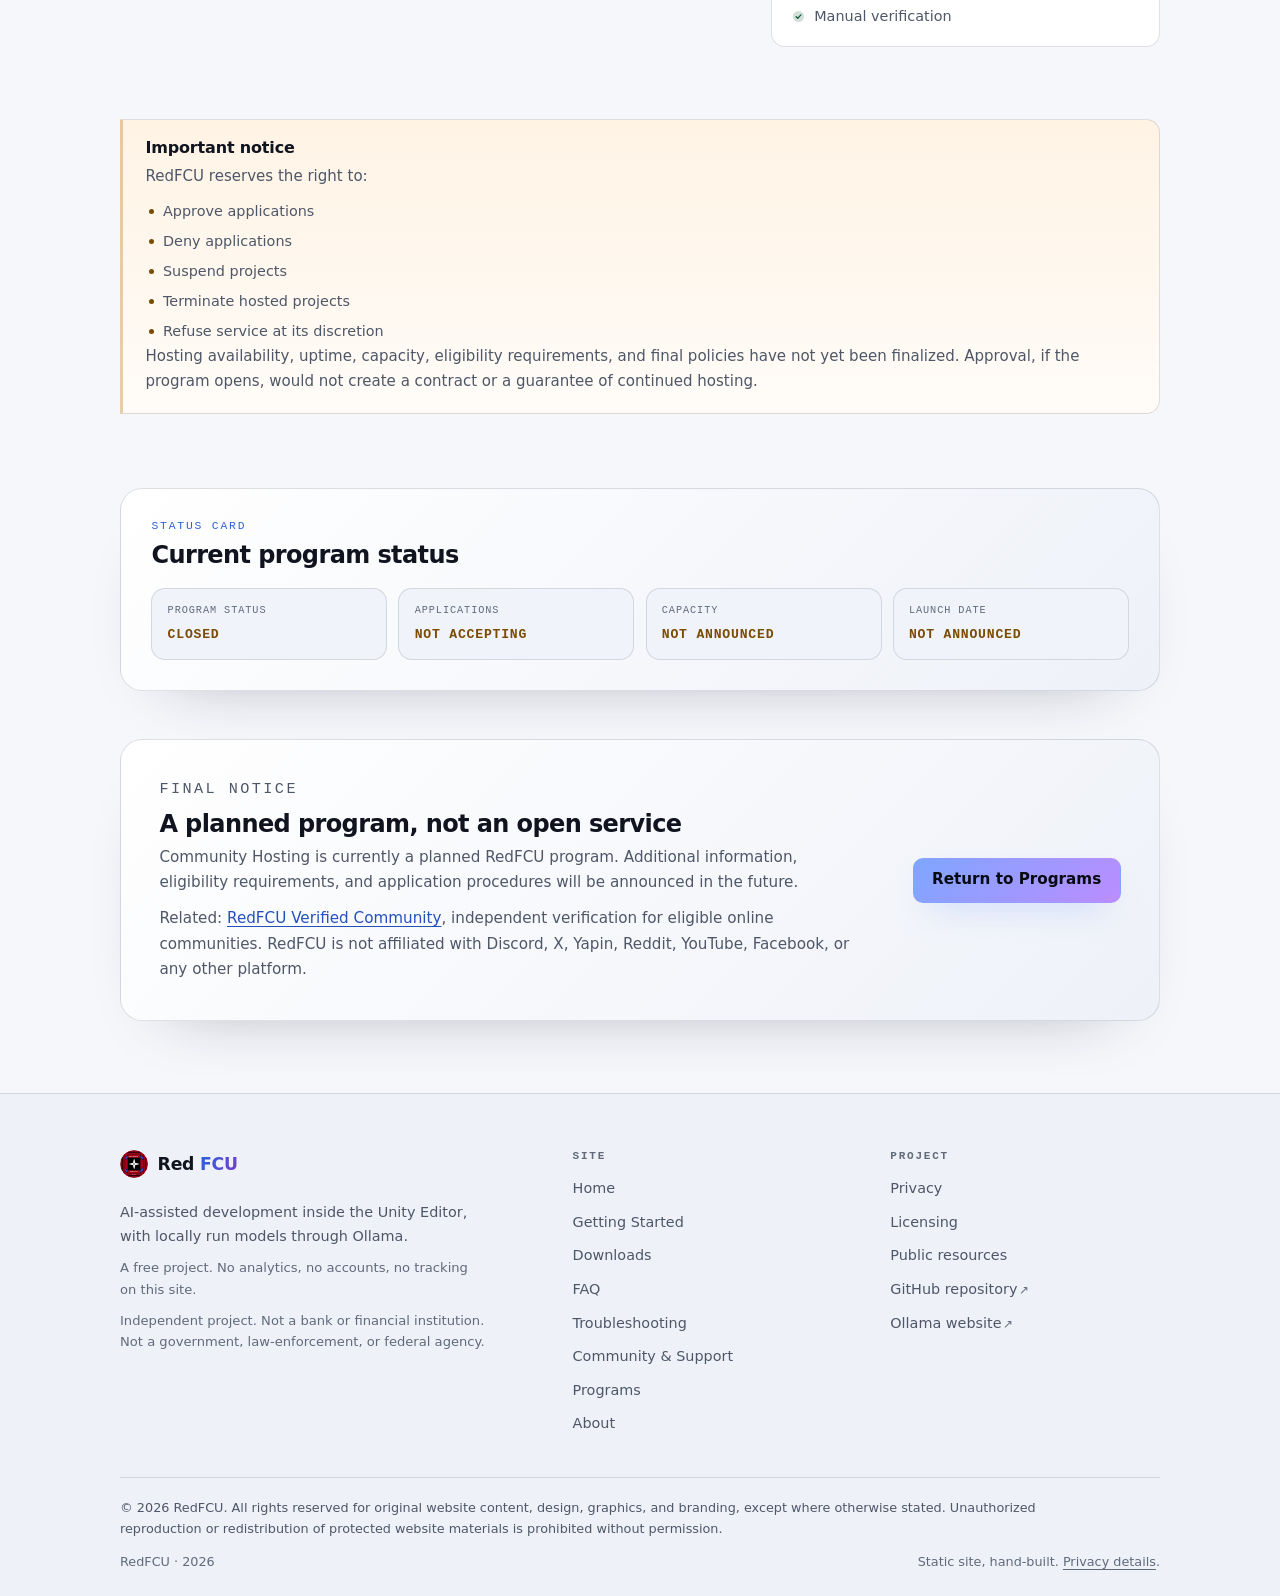
<file: community-hosting.html>
<!doctype html>
<html lang="en">
<head>
  <meta charset="utf-8">
  <meta name="viewport" content="width=device-width, initial-scale=1">
  <title>Community Hosting RedFCU</title>
  <meta name="description" content="Community Hosting is a planned RedFCU program for approved Discord bots, software applications, and community projects. Applications are not being accepted.">
  <meta name="theme-color" content="#080a10" media="(prefers-color-scheme: dark)">
  <meta name="theme-color" content="#f6f7fb" media="(prefers-color-scheme: light)">
  <meta property="og:type" content="website">
  <meta property="og:site_name" content="RedFCU">
  <meta property="og:title" content="Community Hosting RedFCU">
  <meta property="og:description" content="A planned RedFCU hosting program for approved Discord bots, software applications, and community projects. Closed until further notice.">
  <link rel="icon" href="assets/img/favicon-32.png" sizes="32x32" type="image/png">
  <link rel="icon" href="assets/img/red-fcu-logo-192.png" sizes="192x192" type="image/png">
  <link rel="apple-touch-icon" href="assets/img/apple-touch-icon.png">
  <link rel="stylesheet" href="assets/css/styles.css">
  <script src="assets/js/theme.js"></script>
  <script src="assets/js/main.js" defer></script>
  <script src="assets/js/staff.js" defer></script>
</head>
<body>
  <a class="skip-link" href="#main">Skip to content</a>

  <aside class="site-banner" aria-label="Important notice">
    <p class="container"><strong>Independent software project.</strong> Red Federal Code Union (RedFCU) is <strong>not</strong> a bank, credit union, or financial institution, and offers no financial products or services. It is <strong>not</strong> a government body, law-enforcement agency, or federal authority, and is <strong>not</strong> affiliated with, endorsed by, or acting for any government, regulator, police force, or financial institution. The name is branding only. RedFCU may offer project verification, creator verification, copyright assistance, project protection, and recommendation programs. These programs are informational and administrative in nature only. They do not constitute legal services, legal advice, legal representation, government certification, copyright registration, trademark registration, law-enforcement activity, or any determination of legal rights. <a href="about.html#name">Full notice</a>.</p>
  </aside>

  <header class="site-header">
    <div class="container header-inner">
      <a class="brand" href="home.html" aria-label="RedFCU home">
        <img src="assets/img/red-fcu-logo-96.png" alt="" width="28" height="28">
        <span class="brand-name">Red <span class="brand-accent">FCU</span></span>
      </a>

      <div class="header-tools">
        <button class="theme-toggle icon-btn" type="button" data-theme-toggle aria-label="Switch to light theme">
          <svg class="icon-sun" viewBox="0 0 24 24" fill="none" stroke="currentColor" stroke-width="1.8" stroke-linecap="round" aria-hidden="true" focusable="false">
            <circle cx="12" cy="12" r="4"></circle>
            <path d="M12 2v2M12 20v2M4.9 4.9l1.4 1.4M17.7 17.7l1.4 1.4M2 12h2M20 12h2M4.9 19.1l1.4-1.4M17.7 6.3l1.4-1.4"></path>
          </svg>
          <svg class="icon-moon" viewBox="0 0 24 24" fill="none" stroke="currentColor" stroke-width="1.8" stroke-linecap="round" stroke-linejoin="round" aria-hidden="true" focusable="false">
            <path d="M20 14.5A8.5 8.5 0 0 1 9.5 4a8.5 8.5 0 1 0 10.5 10.5Z"></path>
          </svg>
        </button>

        <button class="nav-toggle" type="button" data-nav-toggle aria-expanded="false" aria-controls="site-nav">
          <svg class="nav-icon-open" viewBox="0 0 24 24" fill="none" stroke="currentColor" stroke-width="1.8" stroke-linecap="round" aria-hidden="true" focusable="false">
            <path d="M3.5 6.5h17M3.5 12h17M3.5 17.5h17"></path>
          </svg>
          <svg class="nav-icon-close" viewBox="0 0 24 24" fill="none" stroke="currentColor" stroke-width="1.8" stroke-linecap="round" aria-hidden="true" focusable="false">
            <path d="M5 5l14 14M19 5L5 19"></path>
          </svg>
          <span data-nav-label>Menu</span>
        </button>
      </div>

      <nav class="site-nav" id="site-nav" aria-label="Primary">
        <ul>
          <li><a href="home.html">Home</a></li>
          <li><a href="getting-started.html">Getting Started</a></li>
          <li><a href="downloads.html">Downloads</a></li>
          <li><a href="faq.html">FAQ</a></li>
          <li><a href="troubleshooting.html">Troubleshooting</a></li>
          <li><a href="community.html">Community &amp; Support</a></li>
          <li><a href="programs.html">Programs</a></li>
          <li><a href="about.html">About</a></li>
        </ul>
      </nav>
    </div>
  </header>

  <main id="main" tabindex="-1">
    <div class="page-hero">
      <div class="container">
        <img class="hero-mark" src="assets/img/red-fcu-logo-192.png" alt="Red Federal Code Union emblem: a white four-pointed star on a black field, inside a dark red circle" width="84" height="84">
        <p class="kicker">Programs</p>
        <h1>Community Hosting</h1>
        <p class="hosting-subtitle">Discord Bots &bull; Community Tools &bull; Software Projects</p>
        <p class="lede">RedFCU is developing a community hosting program intended to provide hosting for approved Discord bots, software applications, and community projects. <strong>Applications are not currently being accepted.</strong></p>
        <p class="program-state"><span class="program-status program-status-closed"><span class="dot" aria-hidden="true"></span>Closed until further notice</span> <span class="program-state-note">A planned program, still under development.</span></p>
      </div>
    </div>

    <div class="page-body">
      <div class="container">
        <section class="hosting-banner" aria-labelledby="hosting-status-title">
          <div class="hosting-banner-head">
            <span class="icon-tile hosting-banner-icon" aria-hidden="true">
              <svg class="icon" focusable="false"><use href="#i-hosting"></use></svg>
            </span>
            <div>
              <p class="kicker">Community Hosting</p>
              <h2 id="hosting-status-title">Status: Closed until further notice</h2>
            </div>
          </div>
          <p>RedFCU is developing a community hosting program intended to provide hosting for approved Discord bots, software applications, and community projects.</p>
          <p class="hosting-stop"><strong>Applications are not currently being accepted.</strong> No form, email address, or submission route is open for this program.</p>
        </section>

        <section aria-labelledby="overview-title">
          <div class="section-head">
            <p class="kicker">Overview</p>
            <h2 id="overview-title">A managed home for approved projects</h2>
            <p class="lede">The purpose of Community Hosting is to provide a managed hosting environment for approved projects and services supported by RedFCU.</p>
          </div>

          <div class="hosting-overview">
            <div class="prose">
              <p>The service is currently under development while infrastructure, policies, review procedures, and security systems are being finalized.</p>
              <p>No applications may be submitted at this time. Nothing on this page is an offer of hosting, and nothing here guarantees that a project would be accepted if the program opens.</p>
            </div>

            <aside class="hosting-aside" aria-label="Program availability">
              <p class="kicker">Availability</p>
              <p class="hosting-aside-status">Closed</p>
              <p>Applications, capacity, and a launch date have not been announced.</p>
              <p class="hosting-aside-note">This page describes a planned service, not a current offering.</p>
            </aside>
          </div>
        </section>

        <section aria-labelledby="features-title">
          <div class="section-head">
            <p class="kicker">Planned features</p>
            <h2 id="features-title">What the program is intended to include</h2>
            <p class="lede">These are intentions for the program, not commitments, and they do not describe anything available today.</p>
          </div>

          <ul class="hosting-features">
            <li class="hosting-feature">
              <span class="icon-tile icon-tile-sm" aria-hidden="true">
                <svg class="icon" focusable="false"><use href="#i-bot"></use></svg>
              </span>
              <div>
                <h3>Hosting for approved Discord bots</h3>
                <p>A managed place for bots that pass review, instead of a personal machine or an unmanaged host.</p>
              </div>
            </li>
            <li class="hosting-feature">
              <span class="icon-tile icon-tile-sm" aria-hidden="true">
                <svg class="icon" focusable="false"><use href="#i-code"></use></svg>
              </span>
              <div>
                <h3>Hosting for approved software projects</h3>
                <p>A place for small applications and tools that RedFCU has reviewed and approved.</p>
              </div>
            </li>
            <li class="hosting-feature">
              <span class="icon-tile icon-tile-sm" aria-hidden="true">
                <svg class="icon" focusable="false"><use href="#i-community"></use></svg>
              </span>
              <div>
                <h3>Community project support</h3>
                <p>Support for community-run projects that need a stable place to operate.</p>
              </div>
            </li>
            <li class="hosting-feature">
              <span class="icon-tile icon-tile-sm" aria-hidden="true">
                <svg class="icon" focusable="false"><use href="#i-shield"></use></svg>
              </span>
              <div>
                <h3>Security review process</h3>
                <p>Every project would be examined before it is allowed to run on RedFCU infrastructure.</p>
              </div>
            </li>
            <li class="hosting-feature">
              <span class="icon-tile icon-tile-sm" aria-hidden="true">
                <svg class="icon" focusable="false"><use href="#i-stamp"></use></svg>
              </span>
              <div>
                <h3>Manual approval process</h3>
                <p>A person reviews each application. There would be no automatic approvals.</p>
              </div>
            </li>
            <li class="hosting-feature">
              <span class="icon-tile icon-tile-sm" aria-hidden="true">
                <svg class="icon" focusable="false"><use href="#i-search"></use></svg>
              </span>
              <div>
                <h3>Source code inspection</h3>
                <p>Submitted code would be read and checked, not only scanned by a tool.</p>
              </div>
            </li>
            <li class="hosting-feature">
              <span class="icon-tile icon-tile-sm" aria-hidden="true">
                <svg class="icon" focusable="false"><use href="#i-pulse"></use></svg>
              </span>
              <div>
                <h3>Project monitoring</h3>
                <p>Hosted projects would be watched for unusual behavior after they go live.</p>
              </div>
            </li>
            <li class="hosting-feature">
              <span class="icon-tile icon-tile-sm" aria-hidden="true">
                <svg class="icon" focusable="false"><use href="#i-flask"></use></svg>
              </span>
              <div>
                <h3>Limited beta availability</h3>
                <p>Any first opening would be small and limited, not a general launch.</p>
              </div>
            </li>
          </ul>
        </section>

        <section aria-labelledby="process-title">
          <div class="section-head">
            <p class="kicker">Planned review process</p>
            <h2 id="process-title">How an application would be handled</h2>
            <p class="lede">The sequence below is the intended path if the program opens. It is not available today.</p>
          </div>

          <ol class="review-flow">
            <li>
              <span class="review-num" aria-hidden="true">1</span>
              <div>
                <h3>Application Submitted</h3>
                <p>A project owner sends the information RedFCU asks for, if and when applications open.</p>
              </div>
            </li>
            <li>
              <span class="review-num" aria-hidden="true">2</span>
              <div>
                <h3>Files Submitted</h3>
                <p>Source code, configuration, and supporting files are provided for review.</p>
              </div>
            </li>
            <li>
              <span class="review-num" aria-hidden="true">3</span>
              <div>
                <h3>Security Review</h3>
                <p>The submitted files are examined for malicious, unsafe, or unexpected behavior.</p>
              </div>
            </li>
            <li>
              <span class="review-num" aria-hidden="true">4</span>
              <div>
                <h3>Manual Review</h3>
                <p>A person reviews the findings, the project's purpose, and its fit for the program.</p>
              </div>
            </li>
            <li>
              <span class="review-num" aria-hidden="true">5</span>
              <div>
                <h3>Approval or Denial</h3>
                <p>The application is accepted or refused. Approval would not guarantee ongoing hosting.</p>
              </div>
            </li>
            <li>
              <span class="review-num" aria-hidden="true">6</span>
              <div>
                <h3>Project Hosted</h3>
                <p>An approved project is deployed and monitored for as long as it remains in the program.</p>
              </div>
            </li>
          </ol>
        </section>

        <section aria-labelledby="security-title">
          <div class="section-head">
            <p class="kicker">Security review</p>
            <h2 id="security-title">What a review is planned to cover</h2>
            <p class="lede">Before any project can be approved for hosting, RedFCU plans to perform a security review.</p>
          </div>

          <div class="hosting-security">
            <div class="prose">
              <p>Planned review areas may include the checks listed here. They are not exhaustive, and RedFCU may ask for more information or refuse a project that raises concerns outside this list.</p>
              <p>A review would be a judgment about whether a project is suitable for RedFCU infrastructure. It is not a security certification, a guarantee that software is safe, or an endorsement of the project's conduct.</p>
            </div>

            <ul class="hosting-check">
              <li><svg class="icon" aria-hidden="true" focusable="false"><use href="#i-check"></use></svg>Source code inspection</li>
              <li><svg class="icon" aria-hidden="true" focusable="false"><use href="#i-check"></use></svg>Malware detection</li>
              <li><svg class="icon" aria-hidden="true" focusable="false"><use href="#i-check"></use></svg>Suspicious behavior analysis</li>
              <li><svg class="icon" aria-hidden="true" focusable="false"><use href="#i-check"></use></svg>Dependency review</li>
              <li><svg class="icon" aria-hidden="true" focusable="false"><use href="#i-check"></use></svg>Configuration review</li>
              <li><svg class="icon" aria-hidden="true" focusable="false"><use href="#i-check"></use></svg>Runtime behavior review</li>
              <li><svg class="icon" aria-hidden="true" focusable="false"><use href="#i-check"></use></svg>Manual verification</li>
            </ul>
          </div>
        </section>

        <div class="callout callout-warn">
          <h2>Important notice</h2>
          <p>RedFCU reserves the right to:</p>
          <ul class="hosting-rights">
            <li>Approve applications</li>
            <li>Deny applications</li>
            <li>Suspend projects</li>
            <li>Terminate hosted projects</li>
            <li>Refuse service at its discretion</li>
          </ul>
          <p>Hosting availability, uptime, capacity, eligibility requirements, and final policies have not yet been finalized. Approval, if the program opens, would not create a contract or a guarantee of continued hosting.</p>
        </div>

        <section class="hosting-status-card" aria-labelledby="status-card-title">
          <p class="kicker">Status card</p>
          <h2 id="status-card-title">Current program status</h2>
          <dl class="hosting-stats">
            <div>
              <dt>Program Status</dt>
              <dd>Closed</dd>
            </div>
            <div>
              <dt>Applications</dt>
              <dd>Not accepting</dd>
            </div>
            <div>
              <dt>Capacity</dt>
              <dd>Not announced</dd>
            </div>
            <div>
              <dt>Launch Date</dt>
              <dd>Not announced</dd>
            </div>
          </dl>
        </section>

        <section class="notice" aria-labelledby="final-title">
          <div>
            <p class="kicker">Final notice</p>
            <h2 id="final-title">A planned program, not an open service</h2>
            <p>Community Hosting is currently a planned RedFCU program. Additional information, eligibility requirements, and application procedures will be announced in the future.</p>
            <p class="hosting-note">Related: <a href="programs.html#verified-community">RedFCU Verified Community</a>, independent verification for eligible online communities. RedFCU is not affiliated with Discord, X, Yapin, Reddit, YouTube, Facebook, or any other platform.</p>
          </div>
          <a class="btn btn-primary" href="programs.html">Return to Programs</a>
        </section>
      </div>
    </div>
  </main>

  <footer class="site-footer">
    <div class="container">
      <div class="footer-grid">
        <div class="footer-brand">
          <a class="brand" href="home.html" aria-label="RedFCU home">
            <img src="assets/img/red-fcu-logo-96.png" alt="" width="28" height="28">
            <span class="brand-name">Red <span class="brand-accent">FCU</span></span>
          </a>
          <p>AI-assisted development inside the Unity Editor, with locally run models through Ollama.</p>
          <p class="footer-note">A free project. No analytics, no accounts, no tracking on this site.</p>
          <p class="footer-note">Independent project. Not a bank or financial institution. Not a government, law-enforcement, or federal agency.</p>
        </div>

        <nav class="footer-col" aria-label="Footer site navigation">
          <h2>Site</h2>
          <ul>
            <li><a href="home.html">Home</a></li>
            <li><a href="getting-started.html">Getting Started</a></li>
            <li><a href="downloads.html">Downloads</a></li>
            <li><a href="faq.html">FAQ</a></li>
            <li><a href="troubleshooting.html">Troubleshooting</a></li>
            <li><a href="community.html">Community &amp; Support</a></li>
            <li><a href="programs.html">Programs</a></li>
            <li><a href="about.html">About</a></li>
          </ul>
        </nav>

        <div class="footer-col">
          <h2>Project</h2>
          <ul>
            <li><a href="privacy.html">Privacy</a></li>
            <li><a href="licensing.html">Licensing</a></li>
            <li><a href="index.html">Public resources</a></li>
            <li><a href="https://github.com/TXSRP/CodePilot" rel="noopener">GitHub repository<span class="ext" aria-hidden="true">&#8599;</span><span class="sr-only"> (external site)</span></a></li>
            <li><a href="https://ollama.com/" rel="noopener">Ollama website<span class="ext" aria-hidden="true">&#8599;</span><span class="sr-only"> (external site)</span></a></li>
          </ul>
        </div>
      </div>

      <div class="footer-bottom">
        <p class="footer-copy">&copy; 2026 RedFCU. All rights reserved for original website content, design, graphics, and branding, except where otherwise stated. Unauthorized reproduction or redistribution of protected website materials is prohibited without permission.</p>
        <p>RedFCU &middot; <span data-year>2026</span></p>
        <p>Static site, hand-built. <a href="privacy.html">Privacy details</a>.</p>
      </div>
    </div>
  </footer>

  <svg class="icon-sprite" aria-hidden="true" focusable="false" width="0" height="0">
    <symbol id="i-hosting" viewBox="0 0 24 24">
      <rect x="3.4" y="4" width="17.2" height="6.2" rx="1.7" fill="currentColor" fill-opacity="0.16" stroke="currentColor" stroke-width="1.5"></rect>
      <rect x="3.4" y="13.8" width="17.2" height="6.2" rx="1.7" fill="none" stroke="currentColor" stroke-width="1.5"></rect>
      <path d="M6.7 7.1h.01M6.7 16.9h.01" fill="none" stroke="currentColor" stroke-width="2.2" stroke-linecap="round"></path>
      <path d="M10.4 7.1h6.2M10.4 16.9h6.2" fill="none" stroke="currentColor" stroke-width="1.5" stroke-linecap="round"></path>
    </symbol>
    <symbol id="i-bot" viewBox="0 0 24 24">
      <rect x="4" y="7.6" width="16" height="11.2" rx="3" fill="currentColor" fill-opacity="0.16" stroke="currentColor" stroke-width="1.5"></rect>
      <path d="M12 3.6v4" fill="none" stroke="currentColor" stroke-width="1.5" stroke-linecap="round"></path>
      <circle cx="12" cy="3.1" r="1.1" fill="currentColor"></circle>
      <circle cx="9.1" cy="12.4" r="1.15" fill="currentColor"></circle>
      <circle cx="14.9" cy="12.4" r="1.15" fill="currentColor"></circle>
      <path d="M9.6 15.6h4.8" fill="none" stroke="currentColor" stroke-width="1.4" stroke-linecap="round"></path>
    </symbol>
    <symbol id="i-code" viewBox="0 0 24 24">
      <path d="m8.4 7.6-4.1 4.4 4.1 4.4M15.6 7.6l4.1 4.4-4.1 4.4" fill="none" stroke="currentColor" stroke-width="1.6" stroke-linecap="round" stroke-linejoin="round"></path>
      <path d="m13.4 5.4-2.8 13.2" fill="none" stroke="currentColor" stroke-width="1.6" stroke-linecap="round"></path>
    </symbol>
    <symbol id="i-community" viewBox="0 0 24 24">
      <circle cx="12" cy="12" r="8.6" fill="currentColor" fill-opacity="0.14" stroke="currentColor" stroke-width="1.5"></circle>
      <path d="M3.6 12h16.8" fill="none" stroke="currentColor" stroke-width="1.4"></path>
      <path d="M12 3.4c2.2 2.4 3.4 5.3 3.4 8.6s-1.2 6.2-3.4 8.6c-2.2-2.4-3.4-5.3-3.4-8.6S9.8 5.8 12 3.4Z" fill="none" stroke="currentColor" stroke-width="1.4"></path>
    </symbol>
    <symbol id="i-shield" viewBox="0 0 24 24">
      <path d="M12 3.4 19 6v5.6c0 4-2.9 7.4-7 8.9-4.1-1.5-7-4.9-7-8.9V6Z" fill="currentColor" fill-opacity="0.16" stroke="currentColor" stroke-width="1.5" stroke-linejoin="round"></path>
      <path d="m8.8 11.9 2.2 2.2 4.2-4.4" fill="none" stroke="currentColor" stroke-width="1.7" stroke-linecap="round" stroke-linejoin="round"></path>
    </symbol>
    <symbol id="i-stamp" viewBox="0 0 24 24">
      <circle cx="12" cy="10" r="6.2" fill="currentColor" fill-opacity="0.16" stroke="currentColor" stroke-width="1.5"></circle>
      <path d="m9.4 10 1.8 1.8 3.4-3.6" fill="none" stroke="currentColor" stroke-width="1.7" stroke-linecap="round" stroke-linejoin="round"></path>
      <path d="M5.4 19.5h13.2" fill="none" stroke="currentColor" stroke-width="1.5" stroke-linecap="round"></path>
    </symbol>
    <symbol id="i-search" viewBox="0 0 24 24">
      <circle cx="10.7" cy="10.7" r="5.9" fill="none" stroke="currentColor" stroke-width="1.6"></circle>
      <path d="m15.1 15.1 4.5 4.5" fill="none" stroke="currentColor" stroke-width="1.7" stroke-linecap="round"></path>
      <path d="m8.4 10.6 1.6 1.6 2.6-2.9" fill="none" stroke="currentColor" stroke-width="1.5" stroke-linecap="round" stroke-linejoin="round"></path>
    </symbol>
    <symbol id="i-pulse" viewBox="0 0 24 24">
      <circle cx="12" cy="12" r="8.8" fill="currentColor" fill-opacity="0.12"></circle>
      <path d="M3.2 12h4l2.2-5 3.4 10 2.1-5h6" fill="none" stroke="currentColor" stroke-width="1.7" stroke-linecap="round" stroke-linejoin="round"></path>
    </symbol>
    <symbol id="i-flask" viewBox="0 0 24 24">
      <path d="M9.4 3.5h5.2M10.6 3.8v5L5.3 17a2 2 0 0 0 1.8 3h9.8a2 2 0 0 0 1.8-3l-5.3-8.2v-5" fill="currentColor" fill-opacity="0.14" stroke="currentColor" stroke-width="1.5" stroke-linecap="round" stroke-linejoin="round"></path>
      <path d="M8 14.6h8" fill="none" stroke="currentColor" stroke-width="1.4" stroke-linecap="round"></path>
    </symbol>
    <symbol id="i-check" viewBox="0 0 24 24">
      <circle cx="12" cy="12" r="9" fill="currentColor" fill-opacity="0.18"></circle>
      <path d="m8.2 12.3 2.6 2.6 5-5.4" fill="none" stroke="currentColor" stroke-width="2" stroke-linecap="round" stroke-linejoin="round"></path>
    </symbol>
  </svg>
</body>
</html>
</file>
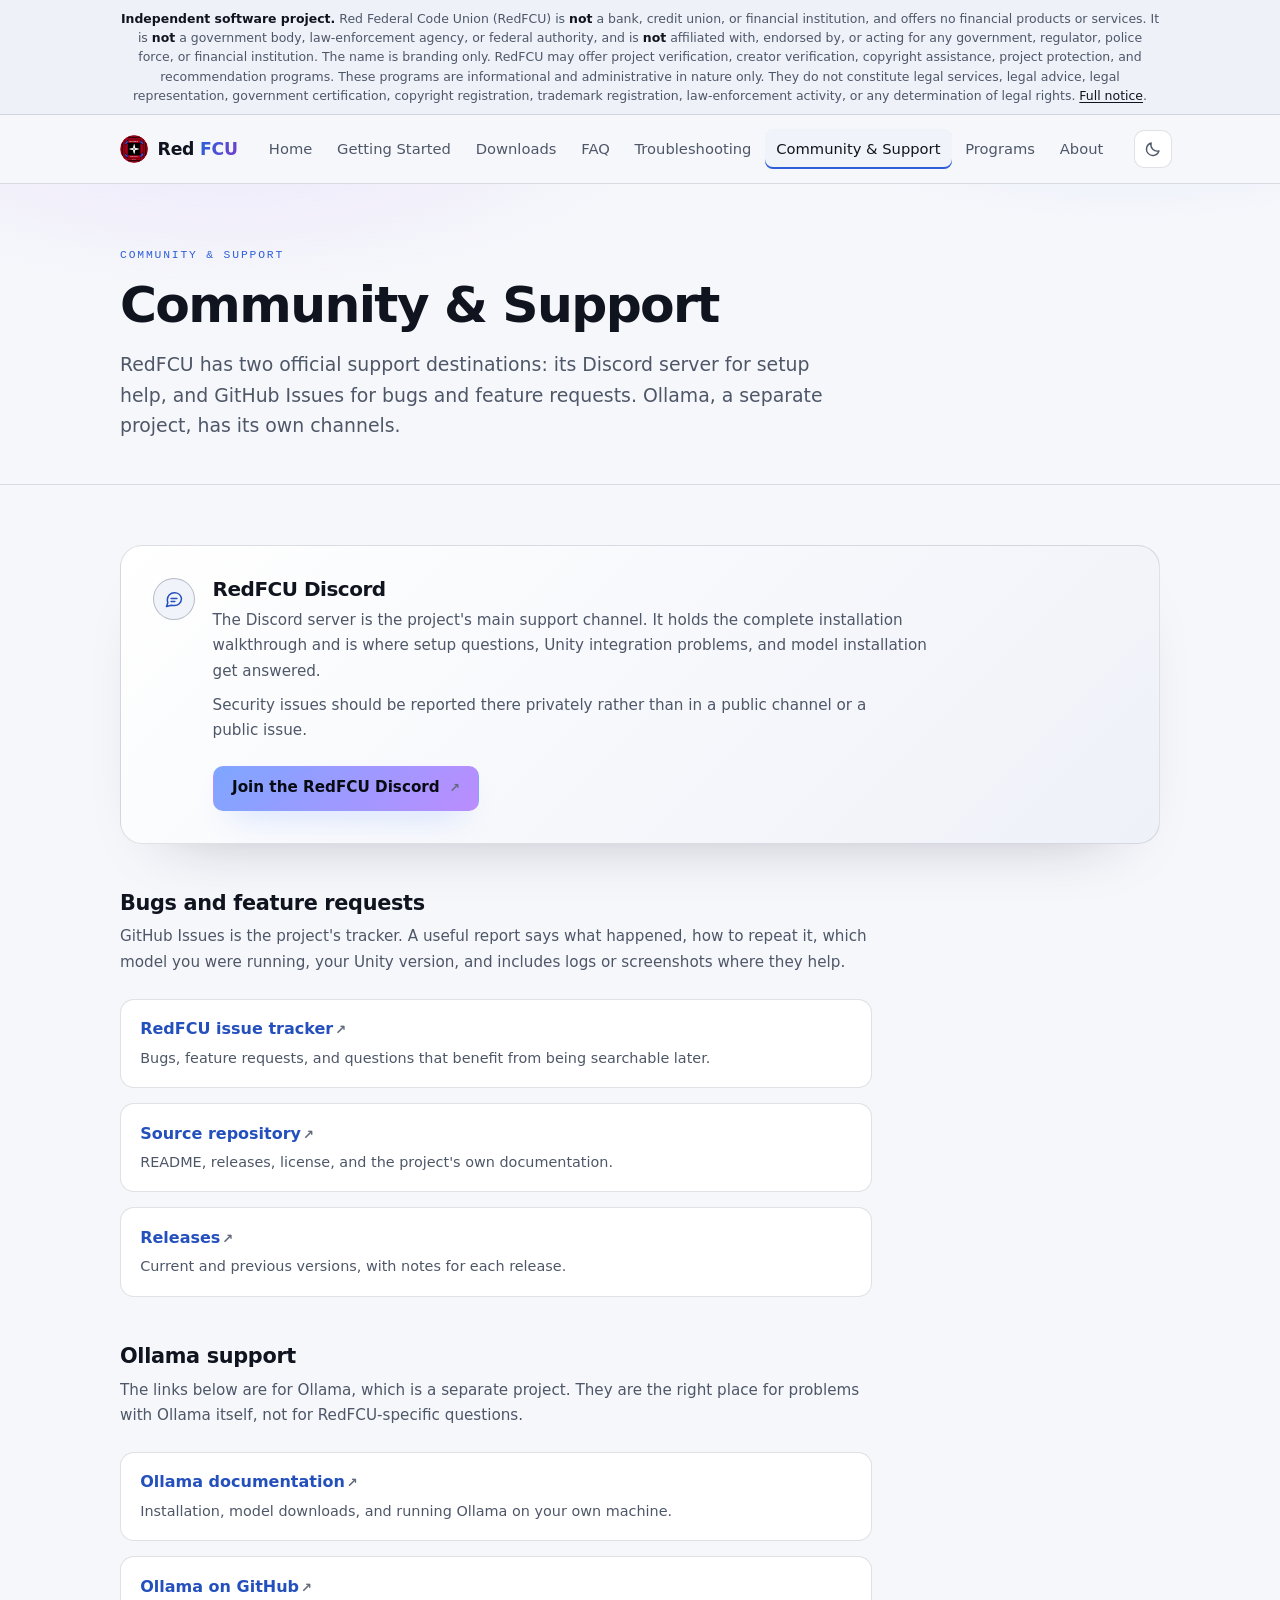
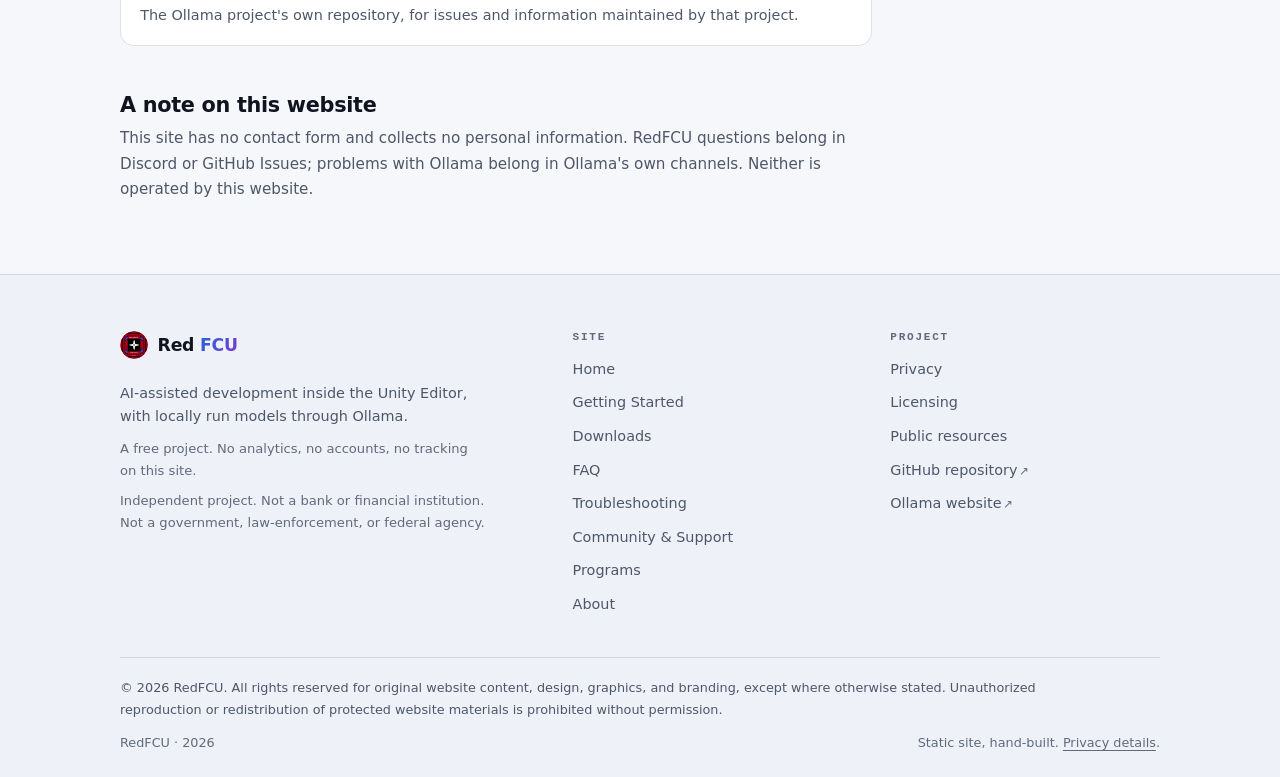
<file: community.html>
<!doctype html>
<html lang="en">
<head>
  <meta charset="utf-8">
  <meta name="viewport" content="width=device-width, initial-scale=1">
  <title>Community &amp; Support RedFCU</title>
  <meta name="description" content="Official RedFCU support: the project's Discord for setup help, GitHub Issues for bugs, and Ollama's own resources for the model runtime.">
  <meta name="theme-color" content="#080a10" media="(prefers-color-scheme: dark)">
  <meta name="theme-color" content="#f6f7fb" media="(prefers-color-scheme: light)">
  <meta property="og:type" content="website">
  <meta property="og:site_name" content="RedFCU">
  <meta property="og:title" content="Community &amp; Support RedFCU">
  <meta property="og:description" content="The RedFCU Discord for setup help, GitHub Issues for bugs, and Ollama's own resources for the local model runtime.">
  <link rel="icon" href="assets/img/favicon-32.png" sizes="32x32" type="image/png">
    <link rel="icon" href="assets/img/red-fcu-logo-192.png" sizes="192x192" type="image/png">
    <link rel="apple-touch-icon" href="assets/img/apple-touch-icon.png">
  <link rel="stylesheet" href="assets/css/styles.css">
  <script src="assets/js/theme.js"></script>
  <script src="assets/js/main.js" defer></script>
  <script src="assets/js/staff.js" defer></script>
</head>
<body>
  <a class="skip-link" href="#main">Skip to content</a>

  <aside class="site-banner" aria-label="Important notice">
    <p class="container"><strong>Independent software project.</strong> Red Federal Code Union (RedFCU) is <strong>not</strong> a bank, credit union, or financial institution, and offers no financial products or services. It is <strong>not</strong> a government body, law-enforcement agency, or federal authority, and is <strong>not</strong> affiliated with, endorsed by, or acting for any government, regulator, police force, or financial institution. The name is branding only. RedFCU may offer project verification, creator verification, copyright assistance, project protection, and recommendation programs. These programs are informational and administrative in nature only. They do not constitute legal services, legal advice, legal representation, government certification, copyright registration, trademark registration, law-enforcement activity, or any determination of legal rights. <a href="about.html#name">Full notice</a>.</p>
  </aside>

  <header class="site-header">
    <div class="container header-inner">
      <a class="brand" href="home.html" aria-label="RedFCU home">
        <img src="assets/img/red-fcu-logo-96.png" alt="" width="28" height="28">
        <span class="brand-name">Red <span class="brand-accent">FCU</span></span>
      </a>

      <div class="header-tools">
        <button class="theme-toggle icon-btn" type="button" data-theme-toggle aria-label="Switch to light theme">
          <svg class="icon-sun" viewBox="0 0 24 24" fill="none" stroke="currentColor" stroke-width="1.8" stroke-linecap="round" aria-hidden="true" focusable="false">
            <circle cx="12" cy="12" r="4"></circle>
            <path d="M12 2v2M12 20v2M4.9 4.9l1.4 1.4M17.7 17.7l1.4 1.4M2 12h2M20 12h2M4.9 19.1l1.4-1.4M17.7 6.3l1.4-1.4"></path>
          </svg>
          <svg class="icon-moon" viewBox="0 0 24 24" fill="none" stroke="currentColor" stroke-width="1.8" stroke-linecap="round" stroke-linejoin="round" aria-hidden="true" focusable="false">
            <path d="M20 14.5A8.5 8.5 0 0 1 9.5 4a8.5 8.5 0 1 0 10.5 10.5Z"></path>
          </svg>
        </button>

        <button class="nav-toggle" type="button" data-nav-toggle aria-expanded="false" aria-controls="site-nav">
          <svg class="nav-icon-open" viewBox="0 0 24 24" fill="none" stroke="currentColor" stroke-width="1.8" stroke-linecap="round" aria-hidden="true" focusable="false">
            <path d="M3.5 6.5h17M3.5 12h17M3.5 17.5h17"></path>
          </svg>
          <svg class="nav-icon-close" viewBox="0 0 24 24" fill="none" stroke="currentColor" stroke-width="1.8" stroke-linecap="round" aria-hidden="true" focusable="false">
            <path d="M5 5l14 14M19 5L5 19"></path>
          </svg>
          <span data-nav-label>Menu</span>
        </button>
      </div>

      <nav class="site-nav" id="site-nav" aria-label="Primary">
        <ul>
          <li><a href="home.html">Home</a></li>
          <li><a href="getting-started.html">Getting Started</a></li>
          <li><a href="downloads.html">Downloads</a></li>
          <li><a href="faq.html">FAQ</a></li>
          <li><a href="troubleshooting.html">Troubleshooting</a></li>
          <li><a href="community.html" aria-current="page">Community &amp; Support</a></li>
          <li><a href="programs.html">Programs</a></li>
          <li><a href="about.html">About</a></li>
        </ul>
      </nav>
    </div>
  </header>

  <main id="main" tabindex="-1">
    <div class="page-hero">
      <div class="container">
        <p class="kicker">Community &amp; Support</p>
        <h1>Community &amp; Support</h1>
        <p class="lede">RedFCU has two official support destinations: its Discord server for setup help, and GitHub Issues for bugs and feature requests. Ollama, a separate project, has its own channels.</p>
      </div>
    </div>

    <div class="page-body">
      <div class="container">
        <div class="status-panel">
          <span class="status-icon status-icon-accent" aria-hidden="true">
            <svg viewBox="0 0 24 24" fill="none" stroke="currentColor" stroke-width="1.8" stroke-linecap="round" stroke-linejoin="round" focusable="false">
              <path d="M21 11.5a8.4 8.4 0 0 1-9 8.4 9.9 9.9 0 0 1-3.1-.5L3 21l1.6-4.6a8.2 8.2 0 0 1-.6-3.4 8.4 8.4 0 0 1 8.5-8.5A8.4 8.4 0 0 1 21 11.5Z"></path>
              <path d="M8.5 11.5h7M8.5 15h4.5"></path>
            </svg>
          </span>
          <div>
            <h2>RedFCU Discord</h2>
            <p>The Discord server is the project's main support channel. It holds the complete installation walkthrough and is where setup questions, Unity integration problems, and model installation get answered.</p>
            <p>Security issues should be reported there privately rather than in a public channel or a public issue.</p>
            <div class="btn-row">
              <a class="btn btn-primary" href="https://discord.gg/SuBuRVS6PK" rel="noopener">Join the RedFCU Discord<span class="ext" aria-hidden="true">&#8599;</span><span class="sr-only"> (external site)</span></a>
            </div>
          </div>
        </div>

        <div class="block-note">
          <h2>Bugs and feature requests</h2>
          <p>GitHub Issues is the project's tracker. A useful report says what happened, how to repeat it, which model you were running, your Unity version, and includes logs or screenshots where they help.</p>

          <ul class="resource-list">
            <li class="resource">
              <a href="https://github.com/TXSRP/CodePilot/issues" rel="noopener">RedFCU issue tracker<span class="ext" aria-hidden="true">&#8599;</span><span class="sr-only"> (external site)</span></a>
              <p>Bugs, feature requests, and questions that benefit from being searchable later.</p>
            </li>
            <li class="resource">
              <a href="https://github.com/TXSRP/CodePilot" rel="noopener">Source repository<span class="ext" aria-hidden="true">&#8599;</span><span class="sr-only"> (external site)</span></a>
              <p>README, releases, license, and the project's own documentation.</p>
            </li>
            <li class="resource">
              <a href="https://github.com/TXSRP/CodePilot/releases" rel="noopener">Releases<span class="ext" aria-hidden="true">&#8599;</span><span class="sr-only"> (external site)</span></a>
              <p>Current and previous versions, with notes for each release.</p>
            </li>
          </ul>
        </div>

        <div class="block-note">
          <h2>Ollama support</h2>
          <p>The links below are for Ollama, which is a separate project. They are the right place for problems with Ollama itself, not for RedFCU-specific questions.</p>

          <ul class="resource-list">
            <li class="resource">
              <a href="https://docs.ollama.com/" rel="noopener">Ollama documentation<span class="ext" aria-hidden="true">&#8599;</span><span class="sr-only"> (external site)</span></a>
              <p>Installation, model downloads, and running Ollama on your own machine.</p>
            </li>
            <li class="resource">
              <a href="https://github.com/ollama/ollama" rel="noopener">Ollama on GitHub<span class="ext" aria-hidden="true">&#8599;</span><span class="sr-only"> (external site)</span></a>
              <p>The Ollama project's own repository, for issues and information maintained by that project.</p>
            </li>
          </ul>
        </div>

        <div class="block-note">
          <h2>A note on this website</h2>
          <p>This site has no contact form and collects no personal information. RedFCU questions belong in Discord or GitHub Issues; problems with Ollama belong in Ollama's own channels. Neither is operated by this website.</p>
        </div>
      </div>
    </div>
  </main>

  <footer class="site-footer">
    <div class="container">
      <div class="footer-grid">
        <div class="footer-brand">
          <a class="brand" href="home.html" aria-label="RedFCU home">
            <img src="assets/img/red-fcu-logo-96.png" alt="" width="28" height="28">
            <span class="brand-name">Red <span class="brand-accent">FCU</span></span>
          </a>
          <p>AI-assisted development inside the Unity Editor, with locally run models through Ollama.</p>
          <p class="footer-note">A free project. No analytics, no accounts, no tracking on this site.</p>
          <p class="footer-note">Independent project. Not a bank or financial institution. Not a government, law-enforcement, or federal agency.</p>
        </div>

        <nav class="footer-col" aria-label="Footer site navigation">
          <h2>Site</h2>
          <ul>
            <li><a href="home.html">Home</a></li>
            <li><a href="getting-started.html">Getting Started</a></li>
            <li><a href="downloads.html">Downloads</a></li>
            <li><a href="faq.html">FAQ</a></li>
            <li><a href="troubleshooting.html">Troubleshooting</a></li>
            <li><a href="community.html">Community &amp; Support</a></li>
            <li><a href="programs.html">Programs</a></li>
            <li><a href="about.html">About</a></li>
          </ul>
        </nav>

        <div class="footer-col">
          <h2>Project</h2>
          <ul>
            <li><a href="privacy.html">Privacy</a></li>
            <li><a href="licensing.html">Licensing</a></li>
            <li><a href="index.html">Public resources</a></li>
            <li><a href="https://github.com/TXSRP/CodePilot" rel="noopener">GitHub repository<span class="ext" aria-hidden="true">&#8599;</span><span class="sr-only"> (external site)</span></a></li>
            <li><a href="https://ollama.com/" rel="noopener">Ollama website<span class="ext" aria-hidden="true">&#8599;</span><span class="sr-only"> (external site)</span></a></li>
          </ul>
        </div>
      </div>

      <div class="footer-bottom">
        <p class="footer-copy">&copy; 2026 RedFCU. All rights reserved for original website content, design, graphics, and branding, except where otherwise stated. Unauthorized reproduction or redistribution of protected website materials is prohibited without permission.</p>
        <p>RedFCU &middot; <span data-year>2026</span></p>
        <p>Static site, hand-built. <a href="privacy.html">Privacy details</a>.</p>
      </div>
    </div>
  </footer>
</body>
</html>
</file>
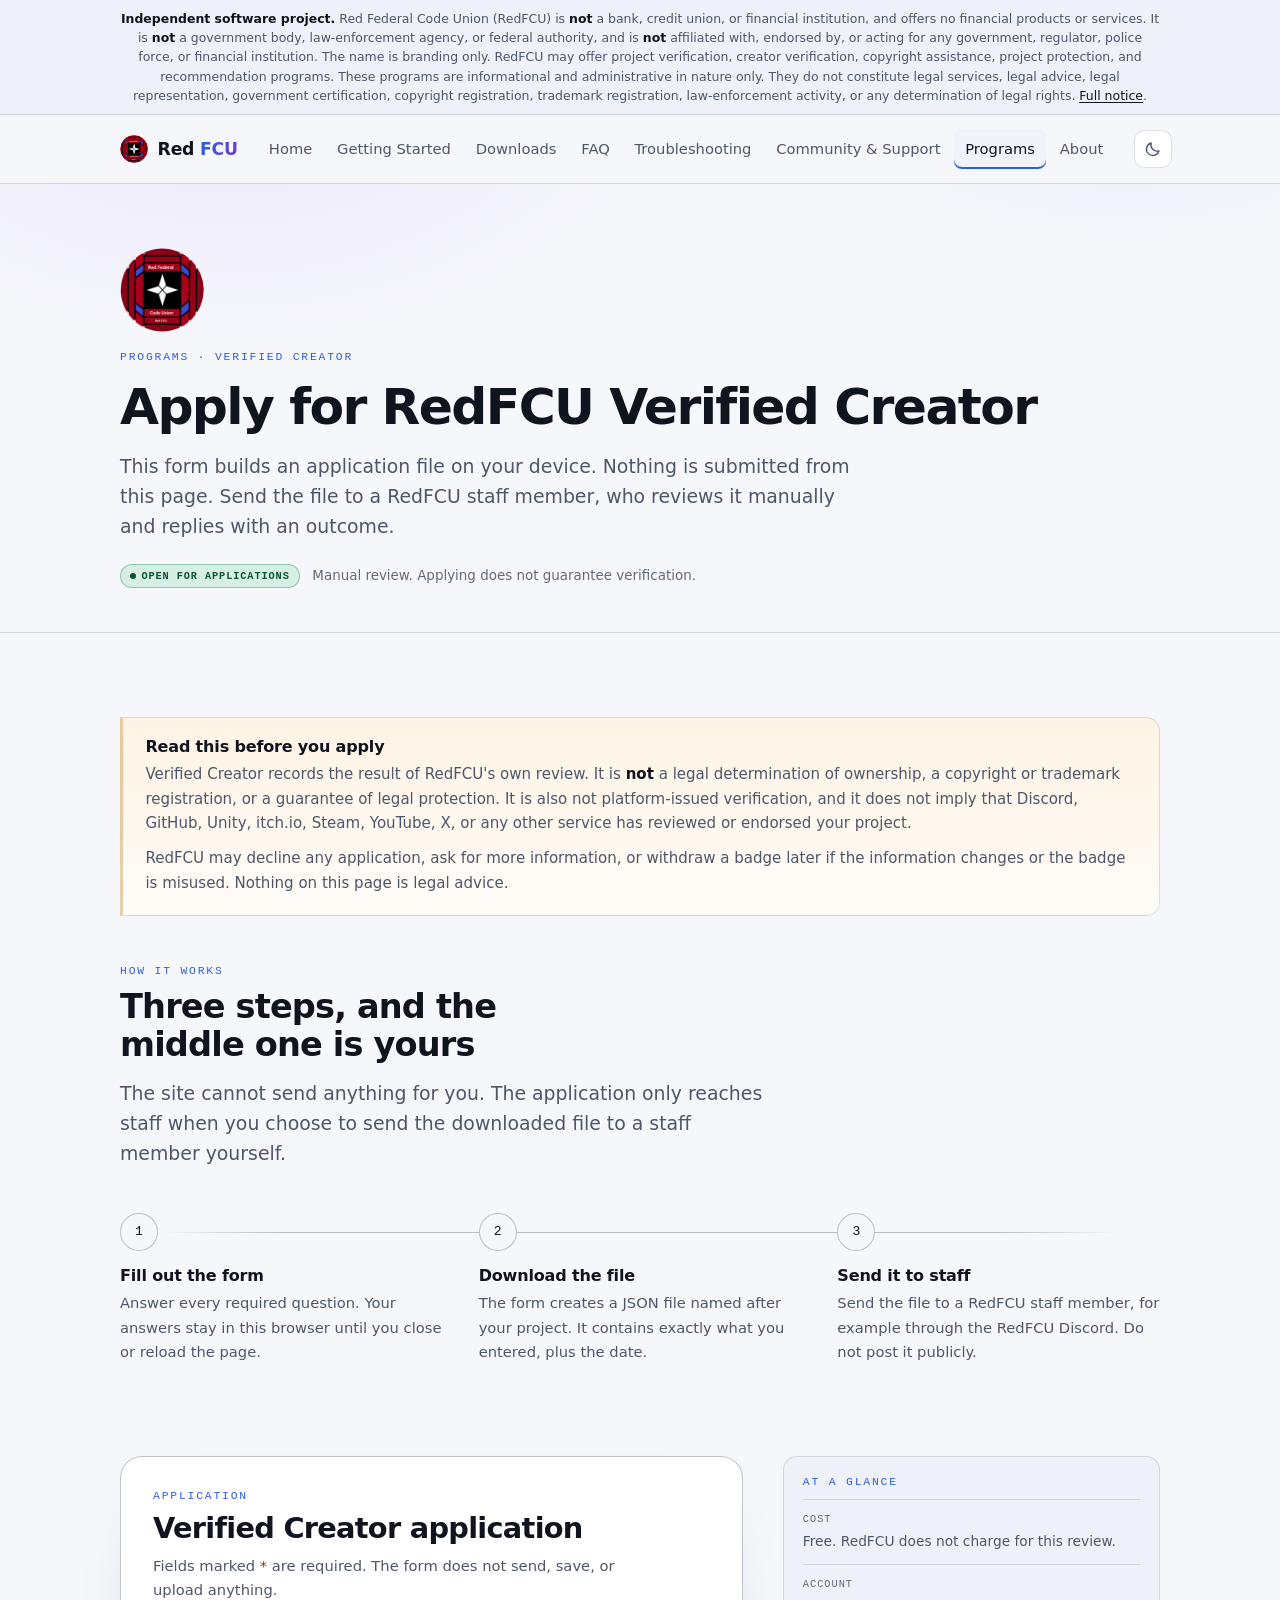
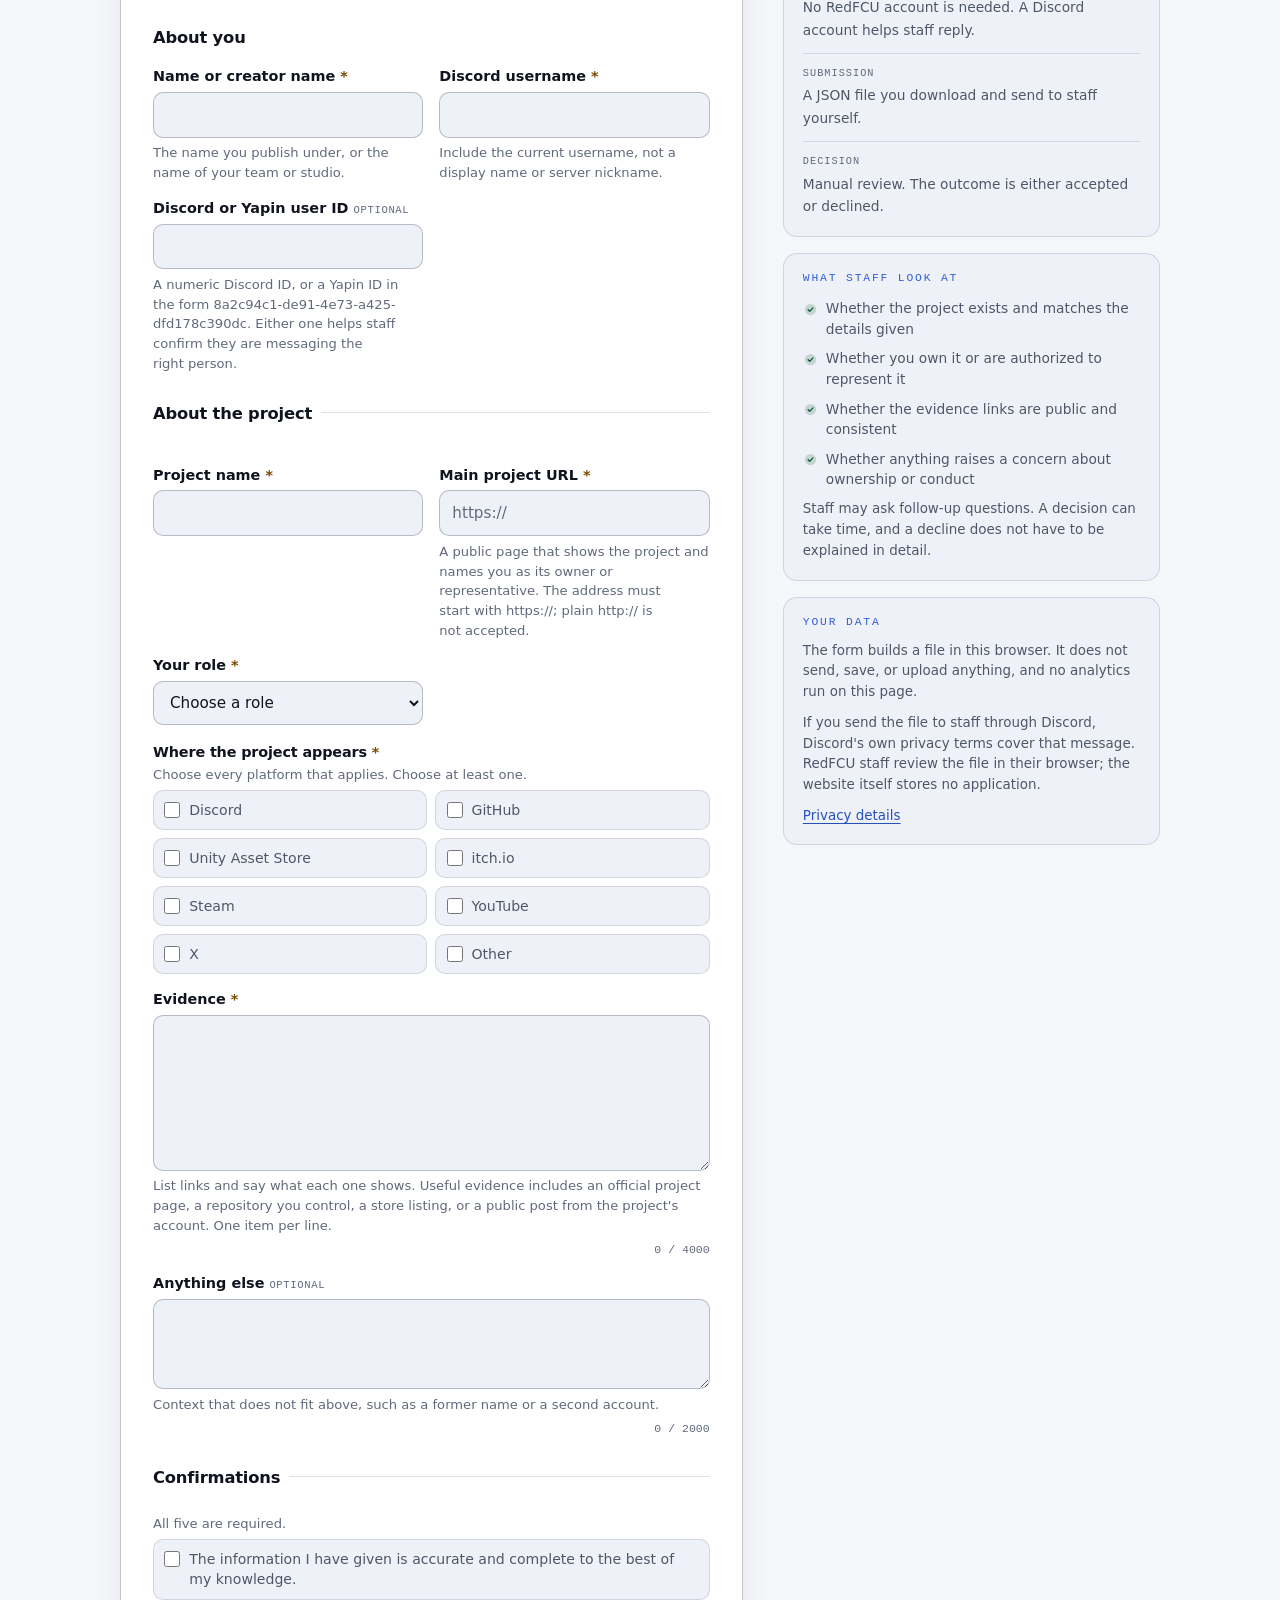
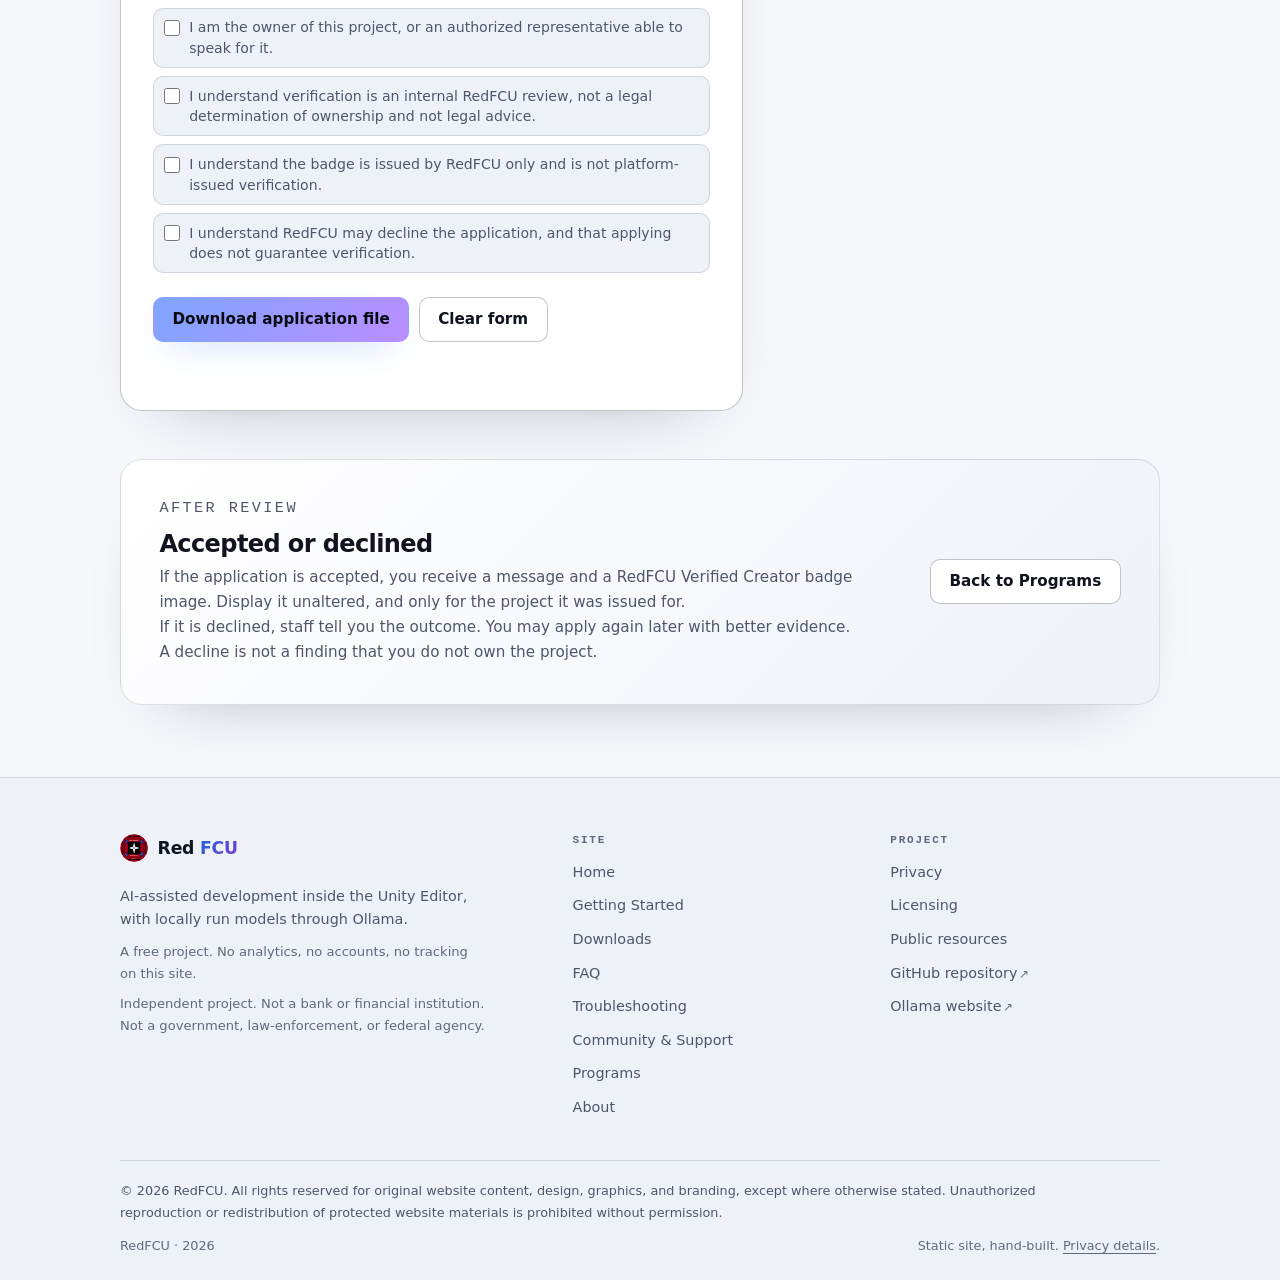
<file: creator-apply.html>
<!doctype html>
<html lang="en">
<head>
  <meta charset="utf-8">
  <meta name="viewport" content="width=device-width, initial-scale=1">
  <title>Apply for RedFCU Verified Creator RedFCU</title>
  <meta name="description" content="Build a RedFCU Verified Creator application file in your browser. Nothing is submitted from this page. Send the file to a RedFCU staff member for manual review.">
  <meta name="theme-color" content="#080a10" media="(prefers-color-scheme: dark)">
  <meta name="theme-color" content="#f6f7fb" media="(prefers-color-scheme: light)">
  <meta property="og:type" content="website">
  <meta property="og:site_name" content="RedFCU">
  <meta property="og:title" content="Apply for RedFCU Verified Creator RedFCU">
  <meta property="og:description" content="Fill out the Verified Creator application, download the JSON file it creates, and send it to RedFCU staff for manual review.">
  <link rel="icon" href="assets/img/favicon-32.png" sizes="32x32" type="image/png">
  <link rel="icon" href="assets/img/red-fcu-logo-192.png" sizes="192x192" type="image/png">
  <link rel="apple-touch-icon" href="assets/img/apple-touch-icon.png">
  <link rel="stylesheet" href="assets/css/styles.css">
  <script src="assets/js/theme.js"></script>
  <script src="assets/js/main.js" defer></script>
  <script src="assets/js/staff.js" defer></script>
  <script src="assets/js/apply.js" defer></script>
</head>
<body>
  <a class="skip-link" href="#main">Skip to content</a>

  <aside class="site-banner" aria-label="Important notice">
    <p class="container"><strong>Independent software project.</strong> Red Federal Code Union (RedFCU) is <strong>not</strong> a bank, credit union, or financial institution, and offers no financial products or services. It is <strong>not</strong> a government body, law-enforcement agency, or federal authority, and is <strong>not</strong> affiliated with, endorsed by, or acting for any government, regulator, police force, or financial institution. The name is branding only. RedFCU may offer project verification, creator verification, copyright assistance, project protection, and recommendation programs. These programs are informational and administrative in nature only. They do not constitute legal services, legal advice, legal representation, government certification, copyright registration, trademark registration, law-enforcement activity, or any determination of legal rights. <a href="about.html#name">Full notice</a>.</p>
  </aside>

  <header class="site-header">
    <div class="container header-inner">
      <a class="brand" href="home.html" aria-label="RedFCU home">
        <img src="assets/img/red-fcu-logo-96.png" alt="" width="28" height="28">
        <span class="brand-name">Red <span class="brand-accent">FCU</span></span>
      </a>

      <div class="header-tools">
        <button class="theme-toggle icon-btn" type="button" data-theme-toggle aria-label="Switch to light theme">
          <svg class="icon-sun" viewBox="0 0 24 24" fill="none" stroke="currentColor" stroke-width="1.8" stroke-linecap="round" aria-hidden="true" focusable="false">
            <circle cx="12" cy="12" r="4"></circle>
            <path d="M12 2v2M12 20v2M4.9 4.9l1.4 1.4M17.7 17.7l1.4 1.4M2 12h2M20 12h2M4.9 19.1l1.4-1.4M17.7 6.3l1.4-1.4"></path>
          </svg>
          <svg class="icon-moon" viewBox="0 0 24 24" fill="none" stroke="currentColor" stroke-width="1.8" stroke-linecap="round" stroke-linejoin="round" aria-hidden="true" focusable="false">
            <path d="M20 14.5A8.5 8.5 0 0 1 9.5 4a8.5 8.5 0 1 0 10.5 10.5Z"></path>
          </svg>
        </button>

        <button class="nav-toggle" type="button" data-nav-toggle aria-expanded="false" aria-controls="site-nav">
          <svg class="nav-icon-open" viewBox="0 0 24 24" fill="none" stroke="currentColor" stroke-width="1.8" stroke-linecap="round" aria-hidden="true" focusable="false">
            <path d="M3.5 6.5h17M3.5 12h17M3.5 17.5h17"></path>
          </svg>
          <svg class="nav-icon-close" viewBox="0 0 24 24" fill="none" stroke="currentColor" stroke-width="1.8" stroke-linecap="round" aria-hidden="true" focusable="false">
            <path d="M5 5l14 14M19 5L5 19"></path>
          </svg>
          <span data-nav-label>Menu</span>
        </button>
      </div>

      <nav class="site-nav" id="site-nav" aria-label="Primary">
        <ul>
          <li><a href="home.html">Home</a></li>
          <li><a href="getting-started.html">Getting Started</a></li>
          <li><a href="downloads.html">Downloads</a></li>
          <li><a href="faq.html">FAQ</a></li>
          <li><a href="troubleshooting.html">Troubleshooting</a></li>
          <li><a href="community.html">Community &amp; Support</a></li>
          <li><a href="programs.html" aria-current="page">Programs</a></li>
          <li><a href="about.html">About</a></li>
        </ul>
      </nav>
    </div>
  </header>

  <main id="main" tabindex="-1">
    <div class="page-hero">
      <div class="container">
        <img class="hero-mark" src="assets/img/red-fcu-logo-192.png" alt="Red Federal Code Union emblem: a white four-pointed star on a black field, inside a dark red circle" width="84" height="84">
        <p class="kicker">Programs &middot; Verified Creator</p>
        <h1>Apply for RedFCU Verified Creator</h1>
        <p class="lede">This form builds an application file on your device. Nothing is submitted from this page. Send the file to a RedFCU staff member, who reviews it manually and replies with an outcome.</p>
        <p class="program-state"><span class="program-status program-status-open"><span class="dot" aria-hidden="true"></span>Open for applications</span> <span class="program-state-note">Manual review. Applying does not guarantee verification.</span></p>
      </div>
    </div>

    <div class="page-body">
      <div class="container">
        <div class="callout callout-warn">
          <h2>Read this before you apply</h2>
          <p>Verified Creator records the result of RedFCU's own review. It is <strong>not</strong> a legal determination of ownership, a copyright or trademark registration, or a guarantee of legal protection. It is also not platform-issued verification, and it does not imply that Discord, GitHub, Unity, itch.io, Steam, YouTube, X, or any other service has reviewed or endorsed your project.</p>
          <p>RedFCU may decline any application, ask for more information, or withdraw a badge later if the information changes or the badge is misused. Nothing on this page is legal advice.</p>
        </div>

        <section aria-labelledby="how-title">
          <div class="section-head">
            <p class="kicker">How it works</p>
            <h2 id="how-title">Three steps, and the middle one is yours</h2>
            <p class="lede">The site cannot send anything for you. The application only reaches staff when you choose to send the downloaded file to a staff member yourself.</p>
          </div>

          <ol class="flow">
            <li class="flow-item">
              <span class="flow-num" aria-hidden="true">1</span>
              <h3>Fill out the form</h3>
              <p>Answer every required question. Your answers stay in this browser until you close or reload the page.</p>
            </li>
            <li class="flow-item">
              <span class="flow-num" aria-hidden="true">2</span>
              <h3>Download the file</h3>
              <p>The form creates a JSON file named after your project. It contains exactly what you entered, plus the date.</p>
            </li>
            <li class="flow-item">
              <span class="flow-num" aria-hidden="true">3</span>
              <h3>Send it to staff</h3>
              <p>Send the file to a RedFCU staff member, for example through the RedFCU Discord. Do not post it publicly.</p>
            </li>
          </ol>
        </section>

        <div class="apply-layout">
          <section class="apply-card" aria-labelledby="form-title">
            <div class="apply-card-head">
              <p class="kicker">Application</p>
              <h2 id="form-title">Verified Creator application</h2>
              <p>Fields marked <span class="req-mark" aria-hidden="true">*</span> are required. The form does not send, save, or upload anything.</p>
            </div>

            <div class="form-errors" data-apply-errors tabindex="-1" role="alert" hidden>
              <h3>Check the form</h3>
              <p data-apply-error-count></p>
              <ul data-apply-error-list></ul>
            </div>

            <form class="apply-form" data-apply-form novalidate>
              <fieldset class="form-set">
                <legend>About you</legend>
                <div class="form-grid">
                  <div class="form-field">
                    <label for="applicant-name">Name or creator name <span class="req-mark" aria-hidden="true">*</span></label>
                    <input id="applicant-name" name="name" type="text" autocomplete="name" maxlength="120" aria-describedby="applicant-name-hint applicant-name-error">
                    <p class="form-hint" id="applicant-name-hint">The name you publish under, or the name of your team or studio.</p>
                    <p class="form-error" id="applicant-name-error" data-error-for="applicant-name"></p>
                  </div>

                  <div class="form-field">
                    <label for="applicant-discord">Discord username <span class="req-mark" aria-hidden="true">*</span></label>
                    <input id="applicant-discord" name="discord" type="text" autocomplete="off" autocapitalize="none" spellcheck="false" maxlength="80" aria-describedby="applicant-discord-hint applicant-discord-error">
                    <p class="form-hint" id="applicant-discord-hint">Include the current username, not a display name or server nickname.</p>
                    <p class="form-error" id="applicant-discord-error" data-error-for="applicant-discord"></p>
                  </div>

                  <div class="form-field">
                    <label for="applicant-discord-id">Discord or Yapin user ID <span class="optional">Optional</span></label>
                    <input id="applicant-discord-id" name="discordId" type="text" autocomplete="off" spellcheck="false" maxlength="36" aria-describedby="applicant-discord-id-hint applicant-discord-id-error">
                    <p class="form-hint" id="applicant-discord-id-hint">A numeric Discord ID, or a Yapin ID in the form 8a2c94c1-de91-4e73-a425-dfd178c390dc. Either one helps staff confirm they are messaging the right person.</p>
                    <p class="form-error" id="applicant-discord-id-error" data-error-for="applicant-discord-id"></p>
                  </div>
                </div>
              </fieldset>

              <fieldset class="form-set">
                <legend>About the project</legend>
                <div class="form-grid">
                  <div class="form-field">
                    <label for="project-name">Project name <span class="req-mark" aria-hidden="true">*</span></label>
                    <input id="project-name" name="projectName" type="text" autocomplete="off" maxlength="120" aria-describedby="project-name-error">
                    <p class="form-error" id="project-name-error" data-error-for="project-name"></p>
                  </div>

                  <div class="form-field">
                    <label for="project-url">Main project URL <span class="req-mark" aria-hidden="true">*</span></label>
                    <input id="project-url" name="projectUrl" type="url" inputmode="url" autocomplete="url" spellcheck="false" maxlength="300" placeholder="https://" aria-describedby="project-url-hint project-url-error">
                    <p class="form-hint" id="project-url-hint">A public page that shows the project and names you as its owner or representative. The address must start with https://; plain http:// is not accepted.</p>
                    <p class="form-error" id="project-url-error" data-error-for="project-url"></p>
                  </div>

                  <div class="form-field">
                    <label for="applicant-role">Your role <span class="req-mark" aria-hidden="true">*</span></label>
                    <select id="applicant-role" name="role" aria-describedby="applicant-role-error">
                      <option value="">Choose a role</option>
                      <option value="owner">Owner</option>
                      <option value="co-owner">Co-owner</option>
                      <option value="authorized-representative">Authorized representative</option>
                      <option value="team-member">Team member</option>
                    </select>
                    <p class="form-error" id="applicant-role-error" data-error-for="applicant-role"></p>
                  </div>
                </div>

                <fieldset class="form-set form-set-nested" id="platforms-field" tabindex="-1" aria-describedby="platforms-hint platforms-error">
                  <legend>Where the project appears <span class="req-mark" aria-hidden="true">*</span></legend>
                  <p class="form-hint" id="platforms-hint">Choose every platform that applies. Choose at least one.</p>
                  <div class="form-checks form-checks-grid">
                    <label class="form-check"><input type="checkbox" name="platforms" value="discord"> Discord</label>
                    <label class="form-check"><input type="checkbox" name="platforms" value="github"> GitHub</label>
                    <label class="form-check"><input type="checkbox" name="platforms" value="unity"> Unity Asset Store</label>
                    <label class="form-check"><input type="checkbox" name="platforms" value="itch"> itch.io</label>
                    <label class="form-check"><input type="checkbox" name="platforms" value="steam"> Steam</label>
                    <label class="form-check"><input type="checkbox" name="platforms" value="youtube"> YouTube</label>
                    <label class="form-check"><input type="checkbox" name="platforms" value="x"> X</label>
                    <label class="form-check"><input type="checkbox" name="platforms" value="other"> Other</label>
                  </div>
                  <p class="form-error" id="platforms-error" data-error-for="platforms-field"></p>
                </fieldset>

                <div class="form-field">
                  <label for="evidence">Evidence <span class="req-mark" aria-hidden="true">*</span></label>
                  <textarea id="evidence" name="evidence" rows="6" maxlength="4000" aria-describedby="evidence-hint evidence-error"></textarea>
                  <p class="form-hint" id="evidence-hint">List links and say what each one shows. Useful evidence includes an official project page, a repository you control, a store listing, or a public post from the project's account. One item per line.</p>
                  <p class="form-hint form-count"><span data-count-for="evidence">0</span> / 4000</p>
                  <p class="form-error" id="evidence-error" data-error-for="evidence"></p>
                </div>

                <div class="form-field">
                  <label for="notes">Anything else <span class="optional">Optional</span></label>
                  <textarea id="notes" name="notes" rows="3" maxlength="2000" aria-describedby="notes-hint notes-error"></textarea>
                  <p class="form-hint" id="notes-hint">Context that does not fit above, such as a former name or a second account.</p>
                  <p class="form-hint form-count"><span data-count-for="notes">0</span> / 2000</p>
                  <p class="form-error" id="notes-error" data-error-for="notes"></p>
                </div>
              </fieldset>

              <fieldset class="form-set" id="confirmations-field" tabindex="-1">
                <legend>Confirmations</legend>
                <p class="form-hint">All five are required.</p>
                <div class="form-checks">
                  <label class="form-check"><input id="confirm-accurate" name="confirmAccurate" type="checkbox"> <span>The information I have given is accurate and complete to the best of my knowledge.</span></label>
                  <label class="form-check"><input id="confirm-authority" name="confirmAuthority" type="checkbox"> <span>I am the owner of this project, or an authorized representative able to speak for it.</span></label>
                  <label class="form-check"><input id="confirm-not-legal" name="confirmNotLegal" type="checkbox"> <span>I understand verification is an internal RedFCU review, not a legal determination of ownership and not legal advice.</span></label>
                  <label class="form-check"><input id="confirm-not-platform" name="confirmNotPlatform" type="checkbox"> <span>I understand the badge is issued by RedFCU only and is not platform-issued verification.</span></label>
                  <label class="form-check"><input id="confirm-decision" name="confirmDecision" type="checkbox"> <span>I understand RedFCU may decline the application, and that applying does not guarantee verification.</span></label>
                </div>
                <p class="form-error" id="confirmations-error" data-error-for="confirmations-field"></p>
              </fieldset>

              <div class="form-actions">
                <button class="btn btn-primary" type="submit">Download application file</button>
                <button class="btn btn-secondary" type="button" data-apply-clear>Clear form</button>
              </div>
              <p class="staff-msg" data-apply-msg role="status"></p>
            </form>

            <section class="apply-result" data-apply-result hidden aria-labelledby="result-title" tabindex="-1">
              <span class="icon-tile" aria-hidden="true">
                <svg class="icon" focusable="false"><use href="#i-file"></use></svg>
              </span>
              <div>
                <p class="kicker">File ready</p>
                <h2 id="result-title">Your application file has been downloaded</h2>
                <p data-apply-result-copy>The file is named <strong data-apply-file></strong>. Send it to a RedFCU staff member. Nothing has been sent automatically.</p>
                <ol class="apply-result-steps">
                  <li>Find a RedFCU staff member, for example in the RedFCU Discord.</li>
                  <li>Send the JSON file privately. Do not post it in a public channel.</li>
                  <li>Keep the file. Staff may ask you to send it again if it is lost.</li>
                </ol>
                <div class="form-actions">
                  <button class="btn btn-secondary" type="button" data-apply-again>Download again</button>
                  <button class="btn btn-secondary" type="button" data-apply-copy>Copy JSON instead</button>
                </div>
                <p class="staff-msg" data-apply-result-msg role="status"></p>
              </div>
            </section>
          </section>

          <aside class="apply-aside" aria-label="Application details and privacy">
            <div class="apply-aside-card">
              <p class="kicker">At a glance</p>
              <dl class="fact-list">
                <div class="fact">
                  <dt>Cost</dt>
                  <dd>Free. RedFCU does not charge for this review.</dd>
                </div>
                <div class="fact">
                  <dt>Account</dt>
                  <dd>No RedFCU account is needed. A Discord account helps staff reply.</dd>
                </div>
                <div class="fact">
                  <dt>Submission</dt>
                  <dd>A JSON file you download and send to staff yourself.</dd>
                </div>
                <div class="fact">
                  <dt>Decision</dt>
                  <dd>Manual review. The outcome is either accepted or declined.</dd>
                </div>
              </dl>
            </div>

            <div class="apply-aside-card">
              <p class="kicker">What staff look at</p>
              <ul class="apply-review-list">
                <li><svg class="icon" aria-hidden="true" focusable="false"><use href="#i-check"></use></svg>Whether the project exists and matches the details given</li>
                <li><svg class="icon" aria-hidden="true" focusable="false"><use href="#i-check"></use></svg>Whether you own it or are authorized to represent it</li>
                <li><svg class="icon" aria-hidden="true" focusable="false"><use href="#i-check"></use></svg>Whether the evidence links are public and consistent</li>
                <li><svg class="icon" aria-hidden="true" focusable="false"><use href="#i-check"></use></svg>Whether anything raises a concern about ownership or conduct</li>
              </ul>
              <p class="apply-aside-note">Staff may ask follow-up questions. A decision can take time, and a decline does not have to be explained in detail.</p>
            </div>

            <div class="apply-aside-card">
              <p class="kicker">Your data</p>
              <p class="apply-aside-note">The form builds a file in this browser. It does not send, save, or upload anything, and no analytics run on this page.</p>
              <p class="apply-aside-note">If you send the file to staff through Discord, Discord's own privacy terms cover that message. RedFCU staff review the file in their browser; the website itself stores no application.</p>
              <p class="apply-aside-note"><a href="privacy.html">Privacy details</a></p>
            </div>
          </aside>
        </div>

        <section class="notice" aria-labelledby="outcome-title">
          <div>
            <p class="kicker">After review</p>
            <h2 id="outcome-title">Accepted or declined</h2>
            <p>If the application is accepted, you receive a message and a RedFCU Verified Creator badge image. Display it unaltered, and only for the project it was issued for.</p>
            <p>If it is declined, staff tell you the outcome. You may apply again later with better evidence. A decline is not a finding that you do not own the project.</p>
          </div>
          <a class="btn btn-secondary" href="programs.html">Back to Programs</a>
        </section>
      </div>
    </div>
  </main>

  <footer class="site-footer">
    <div class="container">
      <div class="footer-grid">
        <div class="footer-brand">
          <a class="brand" href="home.html" aria-label="RedFCU home">
            <img src="assets/img/red-fcu-logo-96.png" alt="" width="28" height="28">
            <span class="brand-name">Red <span class="brand-accent">FCU</span></span>
          </a>
          <p>AI-assisted development inside the Unity Editor, with locally run models through Ollama.</p>
          <p class="footer-note">A free project. No analytics, no accounts, no tracking on this site.</p>
          <p class="footer-note">Independent project. Not a bank or financial institution. Not a government, law-enforcement, or federal agency.</p>
        </div>

        <nav class="footer-col" aria-label="Footer site navigation">
          <h2>Site</h2>
          <ul>
            <li><a href="home.html">Home</a></li>
            <li><a href="getting-started.html">Getting Started</a></li>
            <li><a href="downloads.html">Downloads</a></li>
            <li><a href="faq.html">FAQ</a></li>
            <li><a href="troubleshooting.html">Troubleshooting</a></li>
            <li><a href="community.html">Community &amp; Support</a></li>
            <li><a href="programs.html">Programs</a></li>
            <li><a href="about.html">About</a></li>
          </ul>
        </nav>

        <div class="footer-col">
          <h2>Project</h2>
          <ul>
            <li><a href="privacy.html">Privacy</a></li>
            <li><a href="licensing.html">Licensing</a></li>
            <li><a href="index.html">Public resources</a></li>
            <li><a href="https://github.com/TXSRP/CodePilot" rel="noopener">GitHub repository<span class="ext" aria-hidden="true">&#8599;</span><span class="sr-only"> (external site)</span></a></li>
            <li><a href="https://ollama.com/" rel="noopener">Ollama website<span class="ext" aria-hidden="true">&#8599;</span><span class="sr-only"> (external site)</span></a></li>
          </ul>
        </div>
      </div>

      <div class="footer-bottom">
        <p class="footer-copy">&copy; 2026 RedFCU. All rights reserved for original website content, design, graphics, and branding, except where otherwise stated. Unauthorized reproduction or redistribution of protected website materials is prohibited without permission.</p>
        <p>RedFCU &middot; <span data-year>2026</span></p>
        <p>Static site, hand-built. <a href="privacy.html">Privacy details</a>.</p>
      </div>
    </div>
  </footer>

  <svg class="icon-sprite" aria-hidden="true" focusable="false" width="0" height="0">
    <symbol id="i-creator" viewBox="0 0 24 24">
      <circle cx="10" cy="8.1" r="3.5" fill="currentColor" fill-opacity="0.16" stroke="currentColor" stroke-width="1.5"></circle>
      <path d="M3.8 20c0-3.4 2.8-5.6 6.3-5.6 1.2 0 2.3.3 3.2.8" fill="none" stroke="currentColor" stroke-width="1.5" stroke-linecap="round"></path>
      <path d="m14.9 17.5 1.9 1.9 3.5-3.8" fill="none" stroke="currentColor" stroke-width="1.9" stroke-linecap="round" stroke-linejoin="round"></path>
    </symbol>
    <symbol id="i-file" viewBox="0 0 24 24">
      <path d="M6 3.4h7.2L19 9.2V20a1.4 1.4 0 0 1-1.4 1.4H6A1.4 1.4 0 0 1 4.6 20V4.8A1.4 1.4 0 0 1 6 3.4Z" fill="currentColor" fill-opacity="0.14" stroke="currentColor" stroke-width="1.5" stroke-linejoin="round"></path>
      <path d="M13 3.7V9h5.4" fill="none" stroke="currentColor" stroke-width="1.5" stroke-linejoin="round"></path>
      <path d="M8 13.1h8M8 16.6h8M8 9.6h2.6" fill="none" stroke="currentColor" stroke-width="1.5" stroke-linecap="round"></path>
    </symbol>
    <symbol id="i-send" viewBox="0 0 24 24">
      <path d="m20.4 3.8-7.1 16.3-2.7-6.5-6.5-2.7Z" fill="currentColor" fill-opacity="0.14" stroke="currentColor" stroke-width="1.5" stroke-linejoin="round"></path>
      <path d="m10.6 13.6 4.4-4.4" fill="none" stroke="currentColor" stroke-width="1.5" stroke-linecap="round"></path>
    </symbol>
    <symbol id="i-check" viewBox="0 0 24 24">
      <circle cx="12" cy="12" r="9" fill="currentColor" fill-opacity="0.18"></circle>
      <path d="m8.2 12.3 2.6 2.6 5-5.4" fill="none" stroke="currentColor" stroke-width="2" stroke-linecap="round" stroke-linejoin="round"></path>
    </symbol>
    <symbol id="i-shield" viewBox="0 0 24 24">
      <path d="M12 3.4 19 6v5.6c0 4-2.9 7.4-7 8.9-4.1-1.5-7-4.9-7-8.9V6Z" fill="currentColor" fill-opacity="0.16" stroke="currentColor" stroke-width="1.5" stroke-linejoin="round"></path>
      <path d="m8.8 11.9 2.2 2.2 4.2-4.4" fill="none" stroke="currentColor" stroke-width="1.7" stroke-linecap="round" stroke-linejoin="round"></path>
    </symbol>
    <symbol id="i-download" viewBox="0 0 24 24">
      <path d="M12 3.6v10.2" fill="none" stroke="currentColor" stroke-width="1.7" stroke-linecap="round"></path>
      <path d="m8 10.4 4 4 4-4" fill="none" stroke="currentColor" stroke-width="1.7" stroke-linecap="round" stroke-linejoin="round"></path>
      <path d="M4.6 16.4v2.2a1.6 1.6 0 0 0 1.6 1.6h11.6a1.6 1.6 0 0 0 1.6-1.6v-2.2" fill="none" stroke="currentColor" stroke-width="1.6" stroke-linecap="round"></path>
    </symbol>
  </svg>
</body>
</html>
</file>
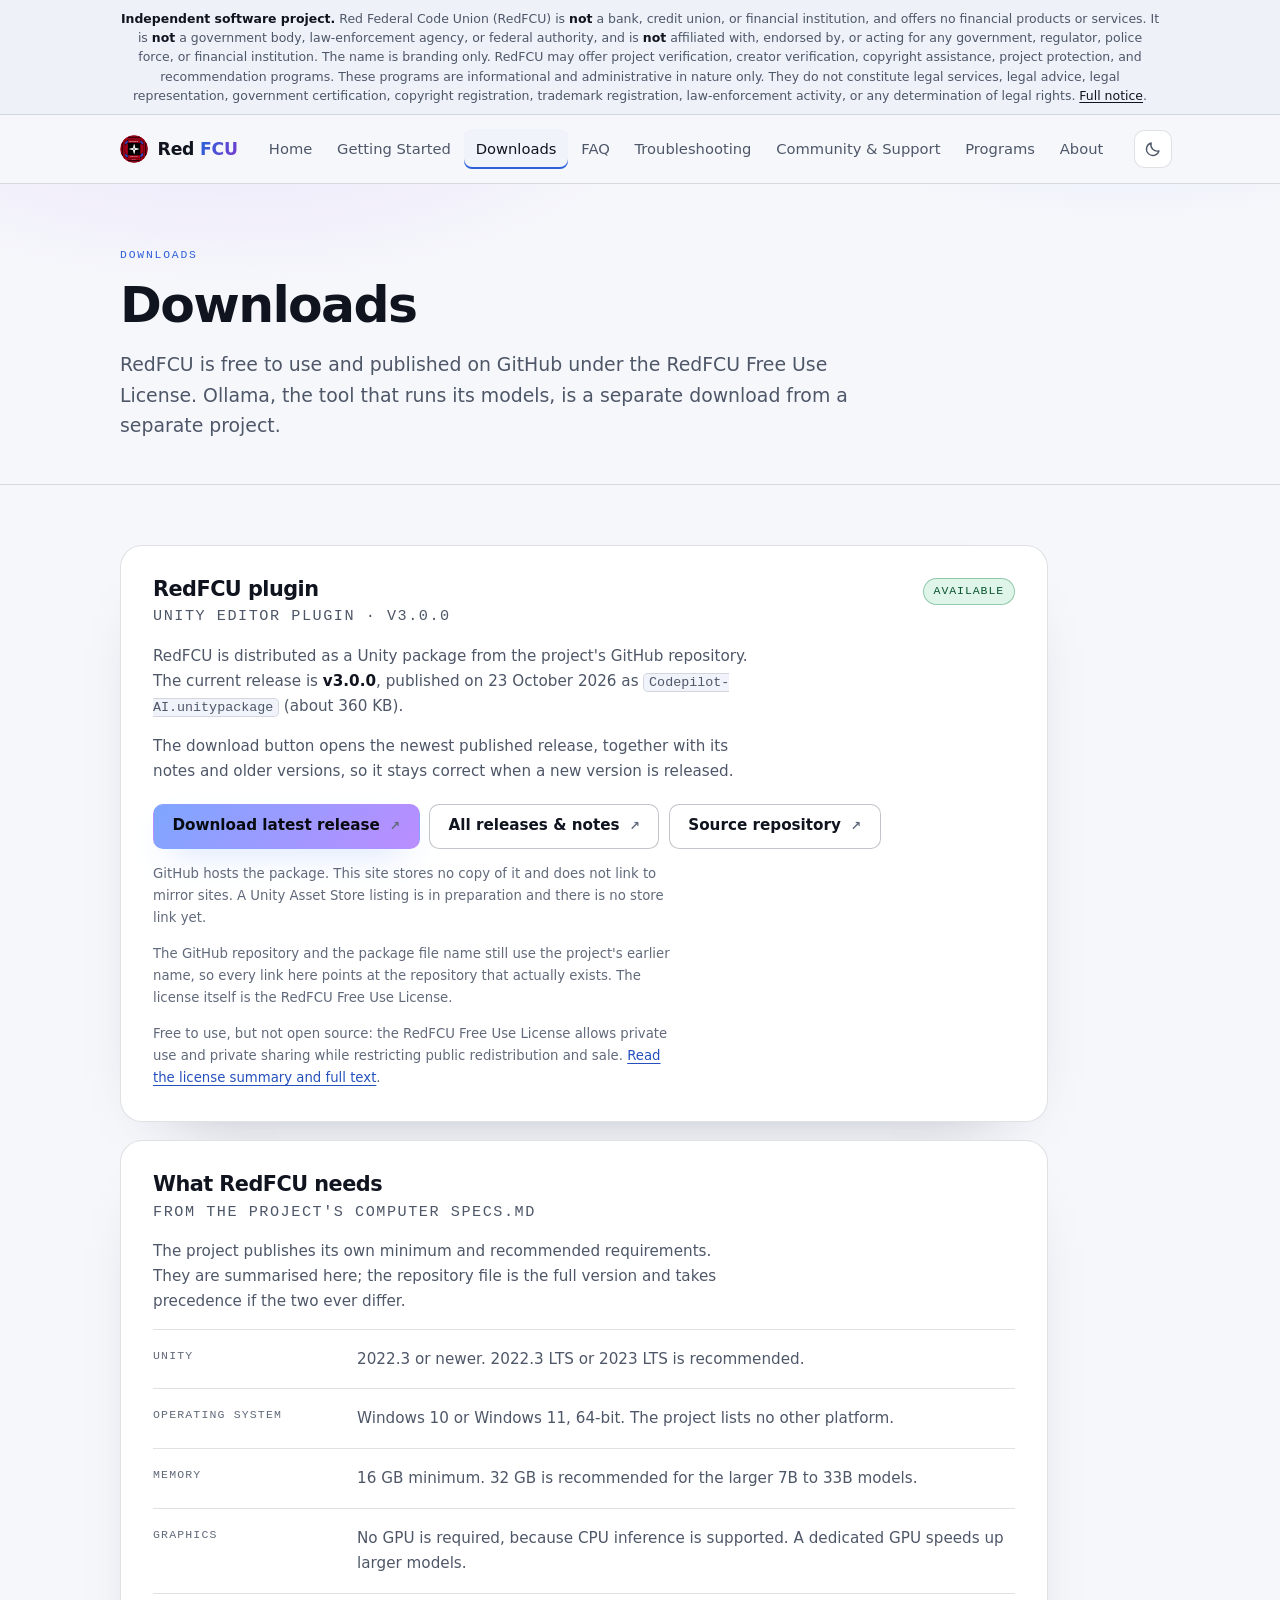
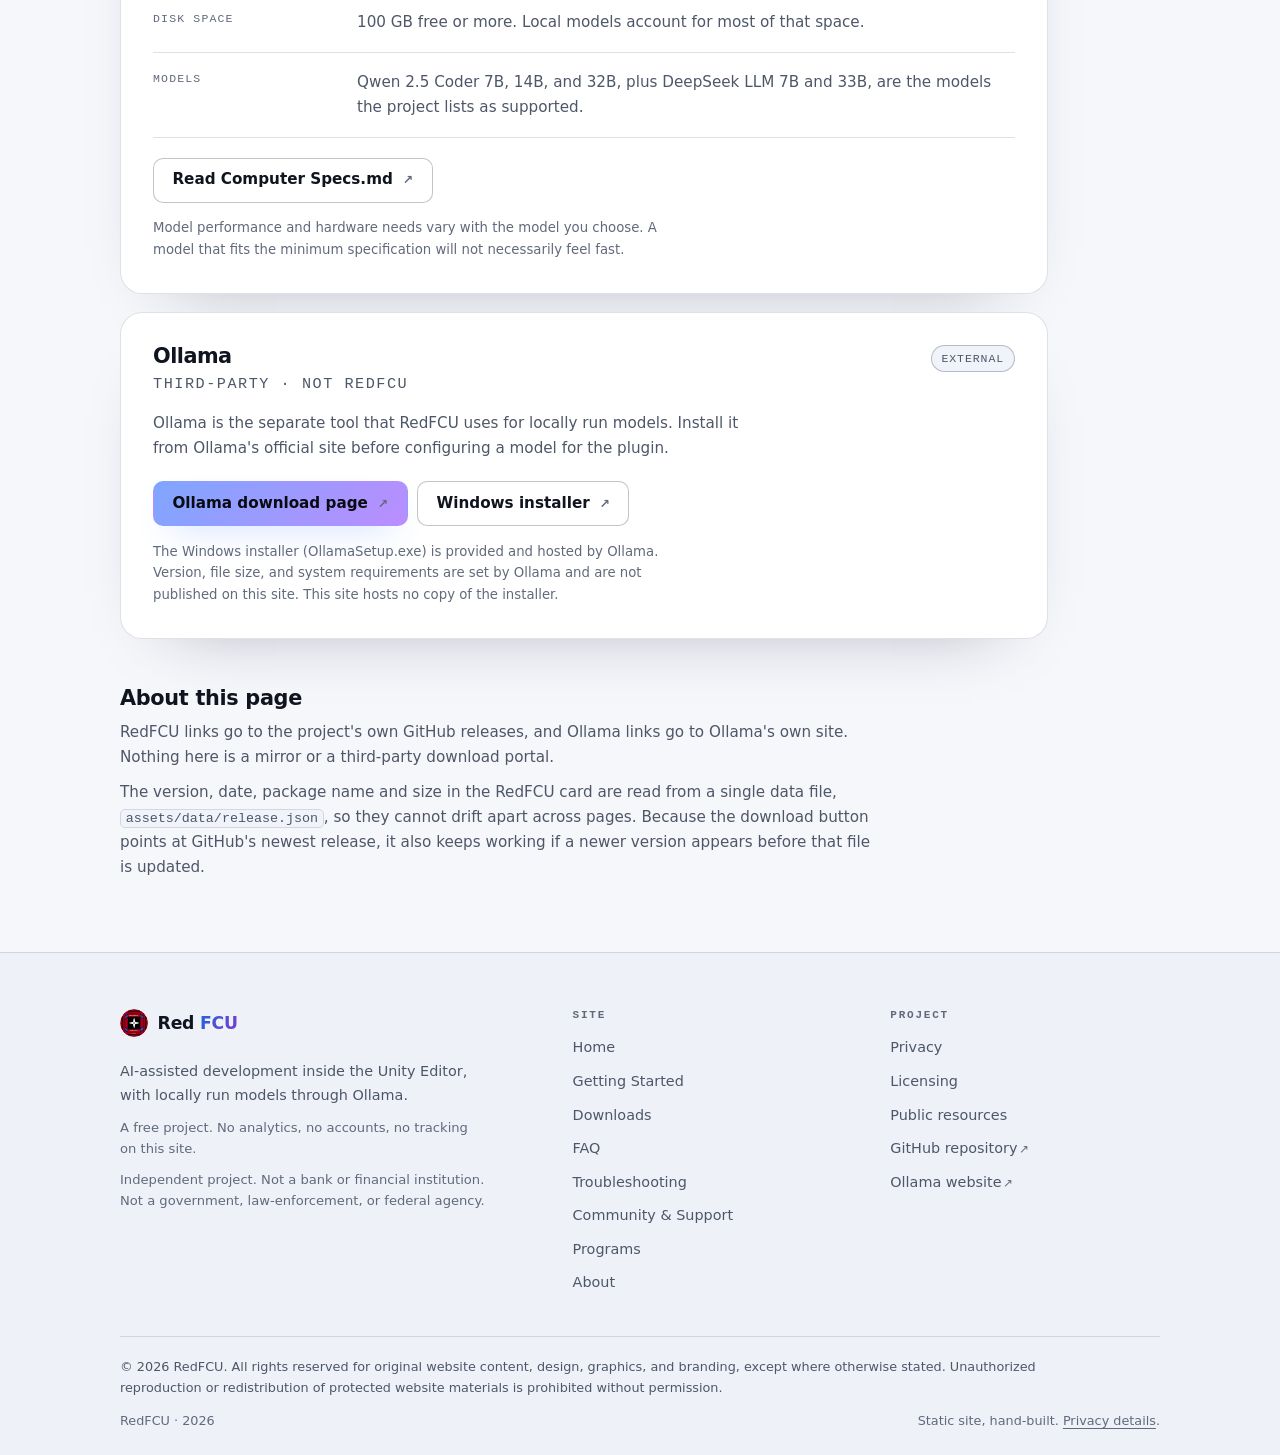
<file: downloads.html>
<!doctype html>
<html lang="en">
<head>
  <meta charset="utf-8">
  <meta name="viewport" content="width=device-width, initial-scale=1">
  <title>Downloads RedFCU</title>
  <meta name="description" content="Download the latest RedFCU release for the Unity Editor from GitHub, and install Ollama for the local models it uses.">
  <meta name="theme-color" content="#080a10" media="(prefers-color-scheme: dark)">
  <meta name="theme-color" content="#f6f7fb" media="(prefers-color-scheme: light)">
  <meta property="og:type" content="website">
  <meta property="og:site_name" content="RedFCU">
  <meta property="og:title" content="Downloads RedFCU">
  <meta property="og:description" content="Get the latest RedFCU release for the Unity Editor from GitHub, plus the separate Ollama download for local models.">
  <link rel="icon" href="assets/img/favicon-32.png" sizes="32x32" type="image/png">
    <link rel="icon" href="assets/img/red-fcu-logo-192.png" sizes="192x192" type="image/png">
    <link rel="apple-touch-icon" href="assets/img/apple-touch-icon.png">
  <link rel="stylesheet" href="assets/css/styles.css">
  <script src="assets/js/theme.js"></script>
  <script src="assets/js/main.js" defer></script>
  <script src="assets/js/staff.js" defer></script>
</head>
<body>
  <a class="skip-link" href="#main">Skip to content</a>

  <aside class="site-banner" aria-label="Important notice">
    <p class="container"><strong>Independent software project.</strong> Red Federal Code Union (RedFCU) is <strong>not</strong> a bank, credit union, or financial institution, and offers no financial products or services. It is <strong>not</strong> a government body, law-enforcement agency, or federal authority, and is <strong>not</strong> affiliated with, endorsed by, or acting for any government, regulator, police force, or financial institution. The name is branding only. RedFCU may offer project verification, creator verification, copyright assistance, project protection, and recommendation programs. These programs are informational and administrative in nature only. They do not constitute legal services, legal advice, legal representation, government certification, copyright registration, trademark registration, law-enforcement activity, or any determination of legal rights. <a href="about.html#name">Full notice</a>.</p>
  </aside>

  <header class="site-header">
    <div class="container header-inner">
      <a class="brand" href="home.html" aria-label="RedFCU home">
        <img src="assets/img/red-fcu-logo-96.png" alt="" width="28" height="28">
        <span class="brand-name">Red <span class="brand-accent">FCU</span></span>
      </a>

      <div class="header-tools">
        <button class="theme-toggle icon-btn" type="button" data-theme-toggle aria-label="Switch to light theme">
          <svg class="icon-sun" viewBox="0 0 24 24" fill="none" stroke="currentColor" stroke-width="1.8" stroke-linecap="round" aria-hidden="true" focusable="false">
            <circle cx="12" cy="12" r="4"></circle>
            <path d="M12 2v2M12 20v2M4.9 4.9l1.4 1.4M17.7 17.7l1.4 1.4M2 12h2M20 12h2M4.9 19.1l1.4-1.4M17.7 6.3l1.4-1.4"></path>
          </svg>
          <svg class="icon-moon" viewBox="0 0 24 24" fill="none" stroke="currentColor" stroke-width="1.8" stroke-linecap="round" stroke-linejoin="round" aria-hidden="true" focusable="false">
            <path d="M20 14.5A8.5 8.5 0 0 1 9.5 4a8.5 8.5 0 1 0 10.5 10.5Z"></path>
          </svg>
        </button>

        <button class="nav-toggle" type="button" data-nav-toggle aria-expanded="false" aria-controls="site-nav">
          <svg class="nav-icon-open" viewBox="0 0 24 24" fill="none" stroke="currentColor" stroke-width="1.8" stroke-linecap="round" aria-hidden="true" focusable="false">
            <path d="M3.5 6.5h17M3.5 12h17M3.5 17.5h17"></path>
          </svg>
          <svg class="nav-icon-close" viewBox="0 0 24 24" fill="none" stroke="currentColor" stroke-width="1.8" stroke-linecap="round" aria-hidden="true" focusable="false">
            <path d="M5 5l14 14M19 5L5 19"></path>
          </svg>
          <span data-nav-label>Menu</span>
        </button>
      </div>

      <nav class="site-nav" id="site-nav" aria-label="Primary">
        <ul>
          <li><a href="home.html">Home</a></li>
          <li><a href="getting-started.html">Getting Started</a></li>
          <li><a href="downloads.html" aria-current="page">Downloads</a></li>
          <li><a href="faq.html">FAQ</a></li>
          <li><a href="troubleshooting.html">Troubleshooting</a></li>
          <li><a href="community.html">Community &amp; Support</a></li>
          <li><a href="programs.html">Programs</a></li>
          <li><a href="about.html">About</a></li>
        </ul>
      </nav>
    </div>
  </header>

  <main id="main" tabindex="-1">
    <div class="page-hero">
      <div class="container">
        <p class="kicker">Downloads</p>
        <h1>Downloads</h1>
        <p class="lede">RedFCU is free to use and published on GitHub under the RedFCU Free Use License. Ollama, the tool that runs its models, is a separate download from a separate project.</p>
      </div>
    </div>

    <div class="page-body">
      <div class="container">
        <div class="download-list">
          <!--
            OWNER NOTE — RedFCU plugin
            The primary button points at GitHub's "latest release" address, so it
            keeps working after every new release. The version, date, package name
            and size below are filled from assets/data/release.json; edit that file
            (or use the staff panel: Left Alt + F2) instead of this page.
          -->
          <section class="download-card" aria-labelledby="download-redfcu">
            <div class="download-head">
              <div>
                <h2 id="download-redfcu">RedFCU plugin</h2>
                <p class="download-sub">Unity Editor plugin &middot; <span data-release="v-version">v3.0.0</span></p>
              </div>
              <span class="pill pill-ok">Available</span>
            </div>
            <p>RedFCU is distributed as a Unity package from the project's GitHub repository. The current release is <strong data-release="v-version">v3.0.0</strong>, published on <span data-release="date">23 October 2026</span> as <code data-release="package">Codepilot-AI.unitypackage</code> (about <span data-release="size">360&nbsp;KB</span>).</p>
            <p>The download button opens the newest published release, together with its notes and older versions, so it stays correct when a new version is released.</p>
            <div class="download-actions">
              <a class="btn btn-primary" href="https://github.com/TXSRP/CodePilot/releases/latest" rel="noopener">Download latest release<span class="ext" aria-hidden="true">&#8599;</span><span class="sr-only"> (external site)</span></a>
              <a class="btn btn-secondary" href="https://github.com/TXSRP/CodePilot/releases" rel="noopener">All releases &amp; notes<span class="ext" aria-hidden="true">&#8599;</span><span class="sr-only"> (external site)</span></a>
              <a class="btn btn-secondary" href="https://github.com/TXSRP/CodePilot" rel="noopener">Source repository<span class="ext" aria-hidden="true">&#8599;</span><span class="sr-only"> (external site)</span></a>
            </div>
            <p class="note">GitHub hosts the package. This site stores no copy of it and does not link to mirror sites. A Unity Asset Store listing is in preparation and there is no store link yet.</p>
            <p class="note">The GitHub repository and the package file name still use the project's earlier name, so every link here points at the repository that actually exists. The license itself is the RedFCU Free Use License.</p>
            <p class="note">Free to use, but not open source: the RedFCU Free Use License allows private use and private sharing while restricting public redistribution and sale. <a href="licensing.html">Read the license summary and full text</a>.</p>
          </section>

          <section class="download-card" aria-labelledby="download-requirements">
            <div class="download-head">
              <div>
                <h2 id="download-requirements">What RedFCU needs</h2>
                <p class="download-sub">From the project's Computer Specs.md</p>
              </div>
            </div>
            <p>The project publishes its own minimum and recommended requirements. They are summarised here; the repository file is the full version and takes precedence if the two ever differ.</p>
            <dl class="fact-list">
              <div class="fact">
                <dt>Unity</dt>
                <dd>2022.3 or newer. 2022.3 LTS or 2023 LTS is recommended.</dd>
              </div>
              <div class="fact">
                <dt>Operating system</dt>
                <dd>Windows 10 or Windows 11, 64-bit. The project lists no other platform.</dd>
              </div>
              <div class="fact">
                <dt>Memory</dt>
                <dd>16&nbsp;GB minimum. 32&nbsp;GB is recommended for the larger 7B to 33B models.</dd>
              </div>
              <div class="fact">
                <dt>Graphics</dt>
                <dd>No GPU is required, because CPU inference is supported. A dedicated GPU speeds up larger models.</dd>
              </div>
              <div class="fact">
                <dt>Disk space</dt>
                <dd>100&nbsp;GB free or more. Local models account for most of that space.</dd>
              </div>
              <div class="fact">
                <dt>Models</dt>
                <dd>Qwen 2.5 Coder 7B, 14B, and 32B, plus DeepSeek LLM 7B and 33B, are the models the project lists as supported.</dd>
              </div>
            </dl>
            <div class="download-actions">
              <a class="btn btn-secondary" href="https://github.com/TXSRP/CodePilot/blob/main/Computer%20Specs.md" rel="noopener">Read Computer Specs.md<span class="ext" aria-hidden="true">&#8599;</span><span class="sr-only"> (external site)</span></a>
            </div>
            <p class="note">Model performance and hardware needs vary with the model you choose. A model that fits the minimum specification will not necessarily feel fast.</p>
          </section>

          <section class="download-card" aria-labelledby="download-ollama">
            <div class="download-head">
              <div>
                <h2 id="download-ollama">Ollama</h2>
                <p class="download-sub">Third-party &middot; Not RedFCU</p>
              </div>
              <span class="pill">External</span>
            </div>
            <p>Ollama is the separate tool that RedFCU uses for locally run models. Install it from Ollama's official site before configuring a model for the plugin.</p>
            <div class="download-actions">
              <a class="btn btn-primary" href="https://ollama.com/download" rel="noopener">Ollama download page<span class="ext" aria-hidden="true">&#8599;</span><span class="sr-only"> (external site)</span></a>
              <a class="btn btn-secondary" href="https://ollama.com/download/OllamaSetup.exe" rel="noopener">Windows installer<span class="ext" aria-hidden="true">&#8599;</span><span class="sr-only"> (external site)</span></a>
            </div>
            <p class="note">The Windows installer (OllamaSetup.exe) is provided and hosted by Ollama. Version, file size, and system requirements are set by Ollama and are not published on this site. This site hosts no copy of the installer.</p>
          </section>
        </div>

        <div class="block-note">
          <h2>About this page</h2>
          <p>RedFCU links go to the project's own GitHub releases, and Ollama links go to Ollama's own site. Nothing here is a mirror or a third-party download portal.</p>
          <p>The version, date, package name and size in the RedFCU card are read from a single data file, <code>assets/data/release.json</code>, so they cannot drift apart across pages. Because the download button points at GitHub's newest release, it also keeps working if a newer version appears before that file is updated.</p>
        </div>
      </div>
    </div>
  </main>

  <footer class="site-footer">
    <div class="container">
      <div class="footer-grid">
        <div class="footer-brand">
          <a class="brand" href="home.html" aria-label="RedFCU home">
            <img src="assets/img/red-fcu-logo-96.png" alt="" width="28" height="28">
            <span class="brand-name">Red <span class="brand-accent">FCU</span></span>
          </a>
          <p>AI-assisted development inside the Unity Editor, with locally run models through Ollama.</p>
          <p class="footer-note">A free project. No analytics, no accounts, no tracking on this site.</p>
          <p class="footer-note">Independent project. Not a bank or financial institution. Not a government, law-enforcement, or federal agency.</p>
        </div>

        <nav class="footer-col" aria-label="Footer site navigation">
          <h2>Site</h2>
          <ul>
            <li><a href="home.html">Home</a></li>
            <li><a href="getting-started.html">Getting Started</a></li>
            <li><a href="downloads.html">Downloads</a></li>
            <li><a href="faq.html">FAQ</a></li>
            <li><a href="troubleshooting.html">Troubleshooting</a></li>
            <li><a href="community.html">Community &amp; Support</a></li>
            <li><a href="programs.html">Programs</a></li>
            <li><a href="about.html">About</a></li>
          </ul>
        </nav>

        <div class="footer-col">
          <h2>Project</h2>
          <ul>
            <li><a href="privacy.html">Privacy</a></li>
            <li><a href="licensing.html">Licensing</a></li>
            <li><a href="index.html">Public resources</a></li>
            <li><a href="https://github.com/TXSRP/CodePilot" rel="noopener">GitHub repository<span class="ext" aria-hidden="true">&#8599;</span><span class="sr-only"> (external site)</span></a></li>
            <li><a href="https://ollama.com/" rel="noopener">Ollama website<span class="ext" aria-hidden="true">&#8599;</span><span class="sr-only"> (external site)</span></a></li>
          </ul>
        </div>
      </div>

      <div class="footer-bottom">
        <p class="footer-copy">&copy; 2026 RedFCU. All rights reserved for original website content, design, graphics, and branding, except where otherwise stated. Unauthorized reproduction or redistribution of protected website materials is prohibited without permission.</p>
        <p>RedFCU &middot; <span data-year>2026</span></p>
        <p>Static site, hand-built. <a href="privacy.html">Privacy details</a>.</p>
      </div>
    </div>
  </footer>
</body>
</html>
</file>
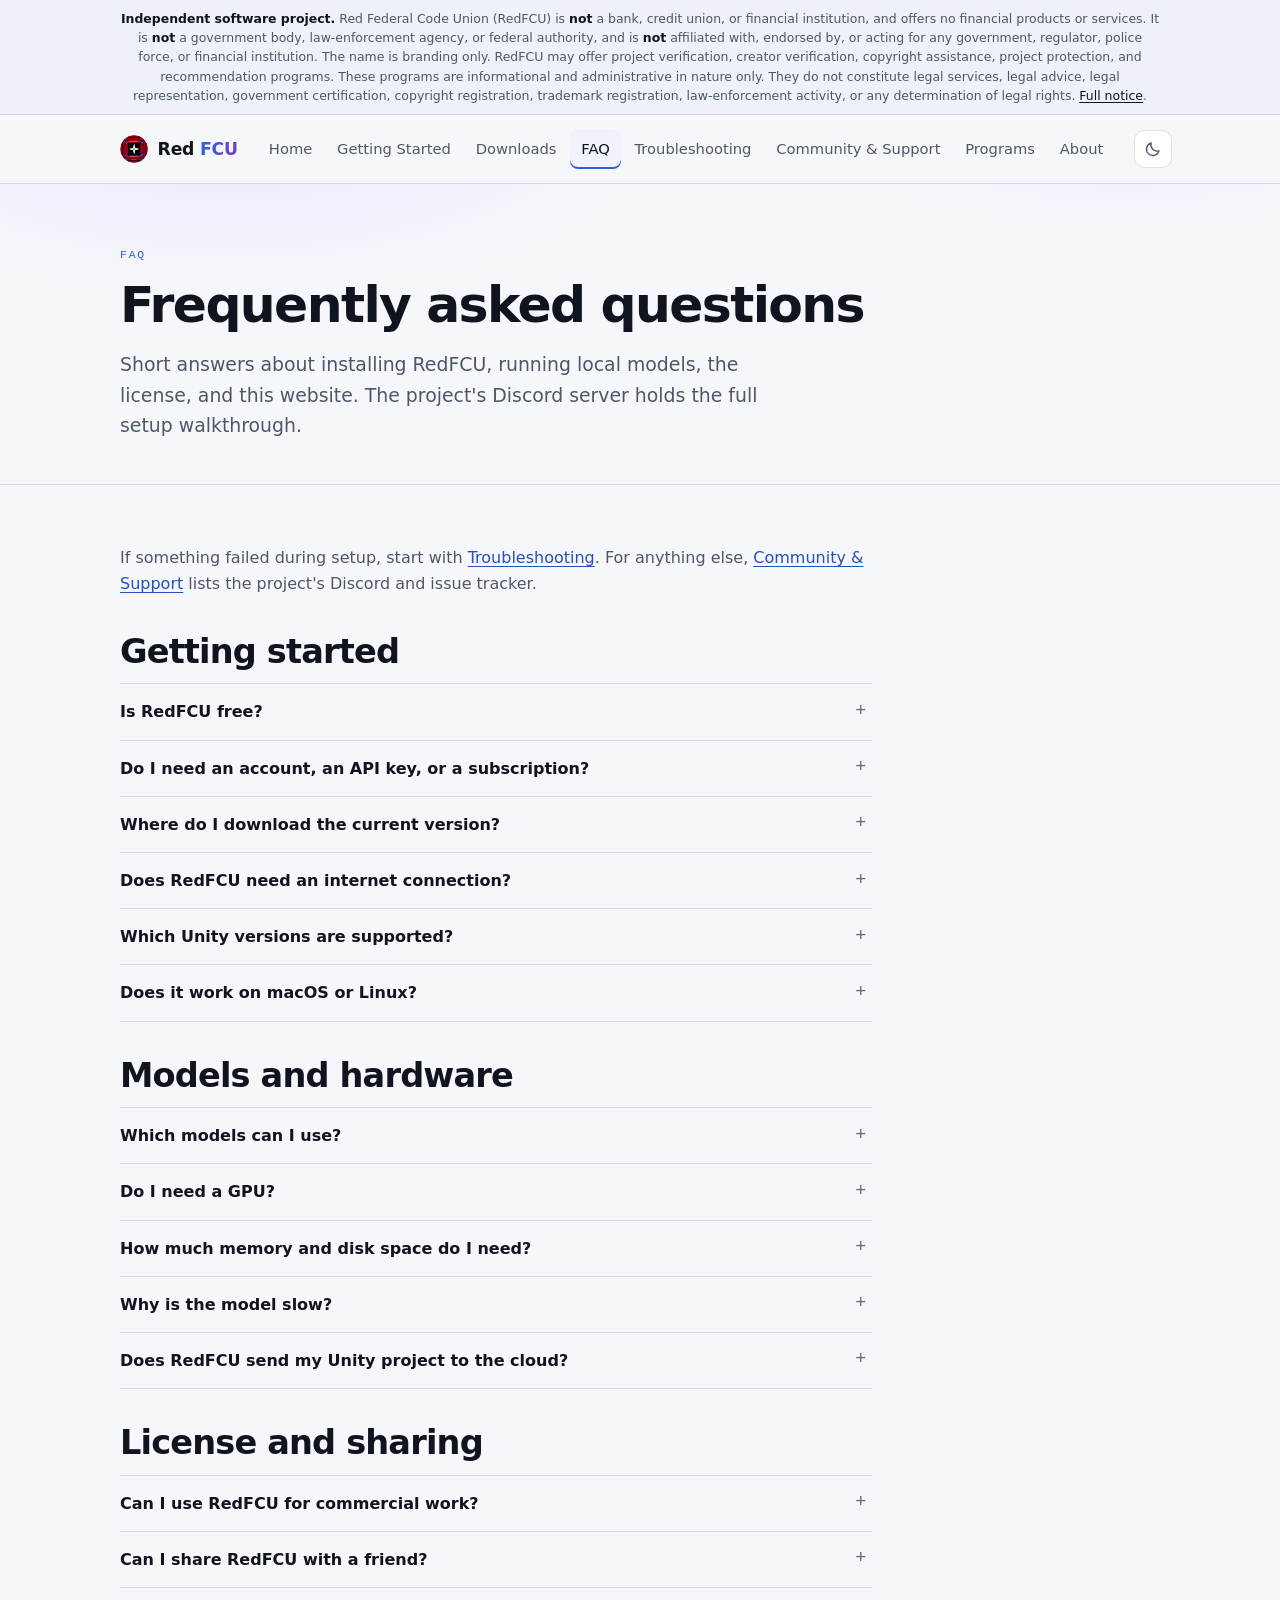
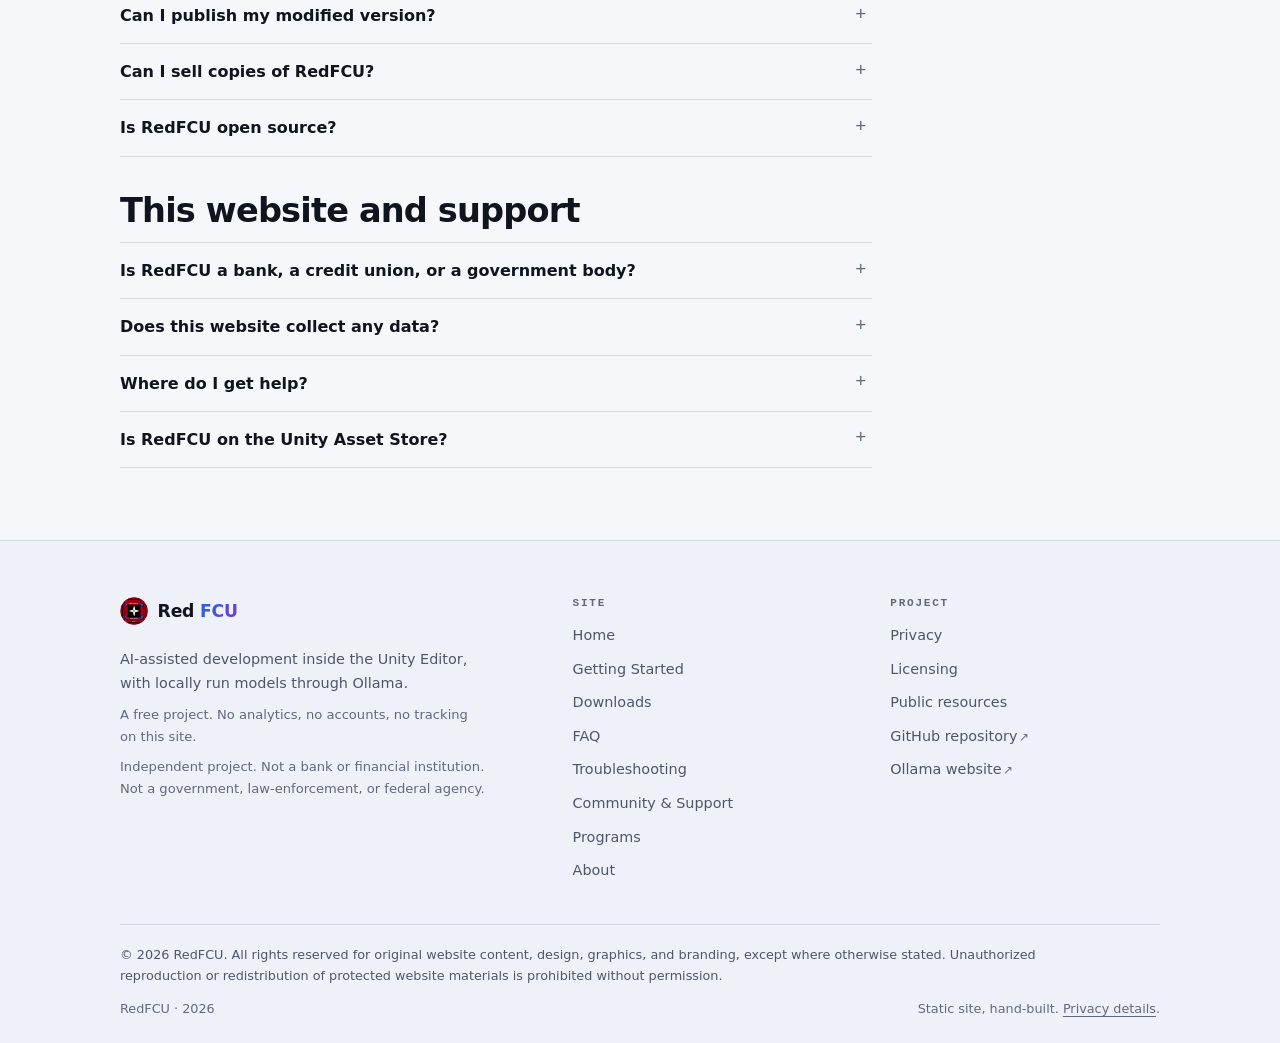
<file: faq.html>
<!doctype html>
<html lang="en">
<head>
  <meta charset="utf-8">
  <meta name="viewport" content="width=device-width, initial-scale=1">
  <title>FAQ RedFCU</title>
  <meta name="description" content="Answers about RedFCU: cost and license, Unity versions, local models, hardware, privacy, sharing, and what the name does and does not mean.">
  <meta name="theme-color" content="#080a10" media="(prefers-color-scheme: dark)">
  <meta name="theme-color" content="#f6f7fb" media="(prefers-color-scheme: light)">
  <meta property="og:type" content="website">
  <meta property="og:site_name" content="RedFCU">
  <meta property="og:title" content="FAQ RedFCU">
  <meta property="og:description" content="Short answers about RedFCU: cost and license, Unity versions, local models, hardware, privacy, and sharing.">
  <link rel="icon" href="assets/img/favicon-32.png" sizes="32x32" type="image/png">
    <link rel="icon" href="assets/img/red-fcu-logo-192.png" sizes="192x192" type="image/png">
    <link rel="apple-touch-icon" href="assets/img/apple-touch-icon.png">
  <link rel="stylesheet" href="assets/css/styles.css">
  <script src="assets/js/theme.js"></script>
  <script src="assets/js/main.js" defer></script>
  <script src="assets/js/staff.js" defer></script>
</head>
<body>
  <a class="skip-link" href="#main">Skip to content</a>

  <aside class="site-banner" aria-label="Important notice">
    <p class="container"><strong>Independent software project.</strong> Red Federal Code Union (RedFCU) is <strong>not</strong> a bank, credit union, or financial institution, and offers no financial products or services. It is <strong>not</strong> a government body, law-enforcement agency, or federal authority, and is <strong>not</strong> affiliated with, endorsed by, or acting for any government, regulator, police force, or financial institution. The name is branding only. RedFCU may offer project verification, creator verification, copyright assistance, project protection, and recommendation programs. These programs are informational and administrative in nature only. They do not constitute legal services, legal advice, legal representation, government certification, copyright registration, trademark registration, law-enforcement activity, or any determination of legal rights. <a href="about.html#name">Full notice</a>.</p>
  </aside>

  <header class="site-header">
    <div class="container header-inner">
      <a class="brand" href="home.html" aria-label="RedFCU home">
        <img src="assets/img/red-fcu-logo-96.png" alt="" width="28" height="28">
        <span class="brand-name">Red <span class="brand-accent">FCU</span></span>
      </a>

      <div class="header-tools">
        <button class="theme-toggle icon-btn" type="button" data-theme-toggle aria-label="Switch to light theme">
          <svg class="icon-sun" viewBox="0 0 24 24" fill="none" stroke="currentColor" stroke-width="1.8" stroke-linecap="round" aria-hidden="true" focusable="false">
            <circle cx="12" cy="12" r="4"></circle>
            <path d="M12 2v2M12 20v2M4.9 4.9l1.4 1.4M17.7 17.7l1.4 1.4M2 12h2M20 12h2M4.9 19.1l1.4-1.4M17.7 6.3l1.4-1.4"></path>
          </svg>
          <svg class="icon-moon" viewBox="0 0 24 24" fill="none" stroke="currentColor" stroke-width="1.8" stroke-linecap="round" stroke-linejoin="round" aria-hidden="true" focusable="false">
            <path d="M20 14.5A8.5 8.5 0 0 1 9.5 4a8.5 8.5 0 1 0 10.5 10.5Z"></path>
          </svg>
        </button>

        <button class="nav-toggle" type="button" data-nav-toggle aria-expanded="false" aria-controls="site-nav">
          <svg class="nav-icon-open" viewBox="0 0 24 24" fill="none" stroke="currentColor" stroke-width="1.8" stroke-linecap="round" aria-hidden="true" focusable="false">
            <path d="M3.5 6.5h17M3.5 12h17M3.5 17.5h17"></path>
          </svg>
          <svg class="nav-icon-close" viewBox="0 0 24 24" fill="none" stroke="currentColor" stroke-width="1.8" stroke-linecap="round" aria-hidden="true" focusable="false">
            <path d="M5 5l14 14M19 5L5 19"></path>
          </svg>
          <span data-nav-label>Menu</span>
        </button>
      </div>

      <nav class="site-nav" id="site-nav" aria-label="Primary">
        <ul>
          <li><a href="home.html">Home</a></li>
          <li><a href="getting-started.html">Getting Started</a></li>
          <li><a href="downloads.html">Downloads</a></li>
          <li><a href="faq.html" aria-current="page">FAQ</a></li>
          <li><a href="troubleshooting.html">Troubleshooting</a></li>
          <li><a href="community.html">Community &amp; Support</a></li>
          <li><a href="programs.html">Programs</a></li>
          <li><a href="about.html">About</a></li>
        </ul>
      </nav>
    </div>
  </header>

  <main id="main" tabindex="-1">
    <div class="page-hero">
      <div class="container">
        <p class="kicker">FAQ</p>
        <h1>Frequently asked questions</h1>
        <p class="lede">Short answers about installing RedFCU, running local models, the license, and this website. The project's Discord server holds the full setup walkthrough.</p>
      </div>
    </div>

    <div class="page-body">
      <div class="container">
        <div class="prose">
          <p>If something failed during setup, start with <a href="troubleshooting.html">Troubleshooting</a>. For anything else, <a href="community.html">Community &amp; Support</a> lists the project's Discord and issue tracker.</p>

          <section class="faq-group" aria-labelledby="faq-start">
            <h2 id="faq-start">Getting started</h2>
            <div class="faq-list">
              <details class="faq-item">
                <summary>Is RedFCU free?</summary>
                <div class="faq-answer">
                  <p>Yes. It is free to obtain and use under the RedFCU Free Use License (RFCUFUL) 1.0.0, which permits personal, educational, research, and commercial development use.</p>
                  <p>Free does not mean open source. The RFCUFUL is a custom, source-available license that restricts public redistribution and the sale of copies. <a href="licensing.html">Read the license summary and full text</a>.</p>
                </div>
              </details>

              <details class="faq-item">
                <summary>Do I need an account, an API key, or a subscription?</summary>
                <div class="faq-answer">
                  <p>No. The project's README describes RedFCU as working without a cloud AI service, API keys, subscriptions, or AI credits. It talks to a model running locally through Ollama.</p>
                  <p>This website has no visitor accounts, no sign-in service, and no forms that send anything anywhere. A hidden panel for the project's own staff is described on <a href="privacy.html">Privacy</a>; it is a local preview tool and never contacts Discord or any other service.</p>
                </div>
              </details>

              <details class="faq-item">
                <summary>Where do I download the current version?</summary>
                <div class="faq-answer">
                  <p>From the project's <a href="https://github.com/TXSRP/CodePilot/releases/latest" rel="noopener">latest GitHub release<span class="ext" aria-hidden="true">&#8599;</span><span class="sr-only"> (external site)</span></a>. The current release is <span data-release="v-version">v3.0.0</span>, published on <span data-release="date">23 October 2026</span>, and the package is <code data-release="package">Codepilot-AI.unitypackage</code> (about <span data-release="size">360&nbsp;KB</span>).</p>
                  <p>This site hosts no copy of the package and does not link to mirrors. A Unity Asset Store listing is in preparation, with no store link yet. <a href="downloads.html">Downloads</a> lists the release and the requirements.</p>
                </div>
              </details>

              <details class="faq-item">
                <summary>Does RedFCU need an internet connection?</summary>
                <div class="faq-answer">
                  <p>The first setup needs an internet connection to download Ollama and a model. After that, the model runs on your own computer through Ollama, so RedFCU does not depend on a cloud AI service.</p>
                  <p>This site does not claim that every feature works offline. What a model needs depends on the model and on your computer.</p>
                </div>
              </details>

              <details class="faq-item">
                <summary>Which Unity versions are supported?</summary>
                <div class="faq-answer">
                  <p>The published requirements list Unity 2022.3 or newer, with Unity 2022.3 LTS and Unity 2023 LTS recommended.</p>
                  <p>The full requirements are in the project's <a href="https://github.com/TXSRP/CodePilot/blob/main/Computer%20Specs.md" rel="noopener">Computer Specs file<span class="ext" aria-hidden="true">&#8599;</span><span class="sr-only"> (external site)</span></a>, which takes precedence if it differs from this page.</p>
                </div>
              </details>

              <details class="faq-item">
                <summary>Does it work on macOS or Linux?</summary>
                <div class="faq-answer">
                  <p>The published requirements describe Windows 10 and Windows 11, 64-bit. No macOS or Linux support has been published, so this site does not claim either works.</p>
                  <p>If you want to run it on another platform, ask in the project's Discord before relying on it.</p>
                </div>
              </details>
            </div>
          </section>

          <section class="faq-group" aria-labelledby="faq-models">
            <h2 id="faq-models">Models and hardware</h2>
            <div class="faq-list">
              <details class="faq-item">
                <summary>Which models can I use?</summary>
                <div class="faq-answer">
                  <p>The current release lists Qwen 2.5 Coder 7B, 14B, and 32B, and DeepSeek LLM 7B and 33B as examples. The models are downloaded and run through Ollama, separately from RedFCU.</p>
                  <p>Other compatible models may work, and more may be tested in later releases. Performance and hardware requirements vary significantly with model size.</p>
                </div>
              </details>

              <details class="faq-item">
                <summary>Do I need a GPU?</summary>
                <div class="faq-answer">
                  <p>No. The published requirements state that a GPU is not required. Speed still depends on the model you choose and on the rest of your computer.</p>
                </div>
              </details>

              <details class="faq-item">
                <summary>How much memory and disk space do I need?</summary>
                <div class="faq-answer">
                  <p>The published minimum is 16&nbsp;GB of RAM, with 32&nbsp;GB recommended, and 100&nbsp;GB of disk space. Windows 10 or 11, 64-bit, is required.</p>
                  <p>Larger models need more memory than smaller ones. The <a href="downloads.html">Downloads</a> page summarises the full requirements and links to the project's own file.</p>
                </div>
              </details>

              <details class="faq-item">
                <summary>Why is the model slow?</summary>
                <div class="faq-answer">
                  <p>Model performance depends on the model size and on your hardware. A larger model needs more memory and usually takes longer to respond.</p>
                  <p>Closing other demanding applications, or trying a smaller model from the supported list, can help. The project does not promise a particular speed on a particular machine.</p>
                </div>
              </details>

              <details class="faq-item">
                <summary>Does RedFCU send my Unity project to the cloud?</summary>
                <div class="faq-answer">
                  <p>The project's README says that project files are processed through the locally running Ollama instance rather than a RedFCU cloud server, and that no external AI API key or cloud subscription is required.</p>
                  <p>This site repeats that description without independently auditing the plugin or Ollama. Their behaviour is described by the project's documentation and by Ollama's, not by this page. See <a href="privacy.html">Privacy</a> for what the website itself does.</p>
                </div>
              </details>
            </div>
          </section>

          <section class="faq-group" aria-labelledby="faq-license">
            <h2 id="faq-license">License and sharing</h2>
            <div class="faq-list">
              <details class="faq-item">
                <summary>Can I use RedFCU for commercial work?</summary>
                <div class="faq-answer">
                  <p>Yes. The RFCUFUL permits use for personal, educational, research, and commercial development activities. That covers using the plugin in your own development work.</p>
                  <p>It does not permit selling, renting, or charging a fee for copies of RedFCU, including a fee disguised as packaging, access, or distribution.</p>
                </div>
              </details>

              <details class="faq-item">
                <summary>Can I share RedFCU with a friend?</summary>
                <div class="faq-answer">
                  <p>Yes, privately and free of charge. You may give a copy directly to a friend or another individual recipient, as long as it is not made publicly available.</p>
                  <p>Uploading that copy to a public website, repository, or download platform is not permitted. Sharing the official repository or download link is.</p>
                </div>
              </details>

              <details class="faq-item">
                <summary>Can I publish my modified version?</summary>
                <div class="faq-answer">
                  <p>Not without prior written permission from the rights holder. You may modify RedFCU for your own use, keep private forks and backups, and share a modified version privately and free of charge.</p>
                  <p>Public publication or distribution of a modified version needs permission. <a href="licensing.html">Licensing</a> explains how to ask.</p>
                </div>
              </details>

              <details class="faq-item">
                <summary>Can I sell copies of RedFCU?</summary>
                <div class="faq-answer">
                  <p>No. The license prohibits selling, renting, sublicensing, or charging a fee specifically for copies of RedFCU or modified versions.</p>
                </div>
              </details>

              <details class="faq-item">
                <summary>Is RedFCU open source?</summary>
                <div class="faq-answer">
                  <p>No. It is free to use, but the RFCUFUL is a custom source-available license, not an OSI-approved open-source license and not the MIT, Apache 2.0, or GNU GPL license.</p>
                  <p>The restrictions on public redistribution and sale are why the license describes itself that way. The full text is on the <a href="licensing.html#license-text">Licensing page</a>.</p>
                </div>
              </details>
            </div>
          </section>

          <section class="faq-group" aria-labelledby="faq-site">
            <h2 id="faq-site">This website and support</h2>
            <div class="faq-list">
              <details class="faq-item">
                <summary>Is RedFCU a bank, a credit union, or a government body?</summary>
                <div class="faq-answer">
                  <p>No. "Red Federal Code Union" is a product name, and "RedFCU" is its short form. The project is a free Unity Editor plugin published <a href="https://github.com/TXSRP/CodePilot" rel="noopener">on GitHub<span class="ext" aria-hidden="true">&#8599;</span><span class="sr-only"> (external site)</span></a>.</p>
                  <p>It is not a bank, credit union, or financial institution, and it offers no financial products or services. It is not a government agency, regulator, federal authority, or law-enforcement body. It is not affiliated with, endorsed by, or partnered with any government, regulator, police force, financial institution, credit union, or labour union, or with any other similarly named organisation.</p>
                  <p><a href="about.html#name">About</a> sets out the full notice.</p>
                </div>
              </details>

              <details class="faq-item">
                <summary>Does this website collect any data?</summary>
                <div class="faq-answer">
                  <p>No analytics, advertising, visitor accounts, forms that submit data, or cookies. Your light or dark theme choice is stored in your browser under <code>redfcu-theme</code>, and it is never sent anywhere. A staff preview of an edited release can add two more local keys, also never sent anywhere; <a href="privacy.html">Privacy</a> lists them.</p>
                  <p><a href="privacy.html">Privacy</a> describes the site's behaviour in full.</p>
                </div>
              </details>

              <details class="faq-item">
                <summary>Where do I get help?</summary>
                <div class="faq-answer">
                  <p>The <a href="https://discord.gg/SuBuRVS6PK" rel="noopener">RedFCU Discord<span class="ext" aria-hidden="true">&#8599;</span><span class="sr-only"> (external site)</span></a> is the project's main support channel and holds the complete installation walkthrough. Bugs and feature requests can go to <a href="https://github.com/TXSRP/CodePilot/issues" rel="noopener">GitHub Issues<span class="ext" aria-hidden="true">&#8599;</span><span class="sr-only"> (external site)</span></a>.</p>
                  <p>Security issues should be reported privately in Discord rather than in a public channel or issue. <a href="community.html">Community &amp; Support</a> lists every destination.</p>
                </div>
              </details>

              <details class="faq-item">
                <summary>Is RedFCU on the Unity Asset Store?</summary>
                <div class="faq-answer">
                  <p>Not yet. A listing is in preparation and there is no store link. The GitHub release is the current way to get the package.</p>
                </div>
              </details>
            </div>
          </section>
        </div>
      </div>
    </div>
  </main>

  <footer class="site-footer">
    <div class="container">
      <div class="footer-grid">
        <div class="footer-brand">
          <a class="brand" href="home.html" aria-label="RedFCU home">
            <img src="assets/img/red-fcu-logo-96.png" alt="" width="28" height="28">
            <span class="brand-name">Red <span class="brand-accent">FCU</span></span>
          </a>
          <p>AI-assisted development inside the Unity Editor, with locally run models through Ollama.</p>
          <p class="footer-note">A free project. No analytics, no accounts, no tracking on this site.</p>
          <p class="footer-note">Independent project. Not a bank or financial institution. Not a government, law-enforcement, or federal agency.</p>
        </div>

        <nav class="footer-col" aria-label="Footer site navigation">
          <h2>Site</h2>
          <ul>
            <li><a href="home.html">Home</a></li>
            <li><a href="getting-started.html">Getting Started</a></li>
            <li><a href="downloads.html">Downloads</a></li>
            <li><a href="faq.html">FAQ</a></li>
            <li><a href="troubleshooting.html">Troubleshooting</a></li>
            <li><a href="community.html">Community &amp; Support</a></li>
            <li><a href="programs.html">Programs</a></li>
            <li><a href="about.html">About</a></li>
          </ul>
        </nav>

        <div class="footer-col">
          <h2>Project</h2>
          <ul>
            <li><a href="privacy.html">Privacy</a></li>
            <li><a href="licensing.html">Licensing</a></li>
            <li><a href="index.html">Public resources</a></li>
            <li><a href="https://github.com/TXSRP/CodePilot" rel="noopener">GitHub repository<span class="ext" aria-hidden="true">&#8599;</span><span class="sr-only"> (external site)</span></a></li>
            <li><a href="https://ollama.com/" rel="noopener">Ollama website<span class="ext" aria-hidden="true">&#8599;</span><span class="sr-only"> (external site)</span></a></li>
          </ul>
        </div>
      </div>

      <div class="footer-bottom">
        <p class="footer-copy">&copy; 2026 RedFCU. All rights reserved for original website content, design, graphics, and branding, except where otherwise stated. Unauthorized reproduction or redistribution of protected website materials is prohibited without permission.</p>
        <p>RedFCU &middot; <span data-year>2026</span></p>
        <p>Static site, hand-built. <a href="privacy.html">Privacy details</a>.</p>
      </div>
    </div>
  </footer>
</body>
</html>
</file>
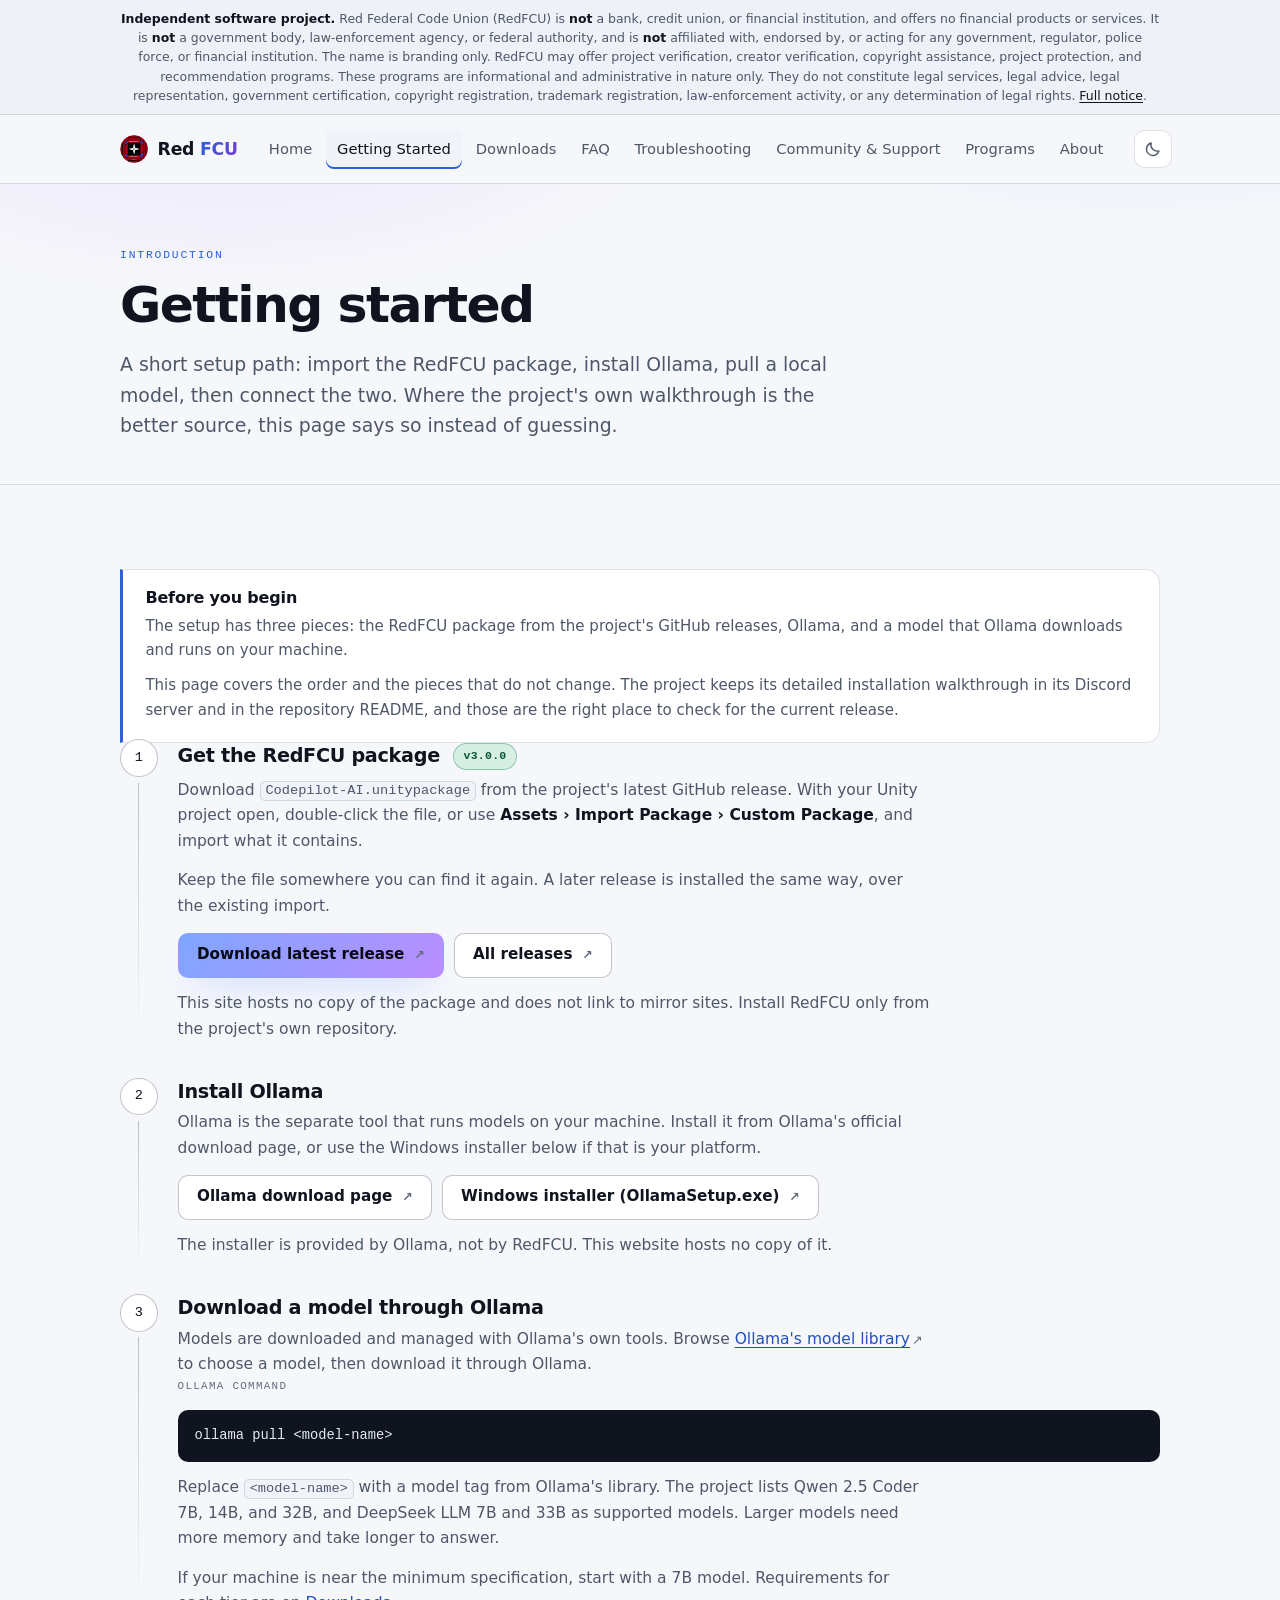
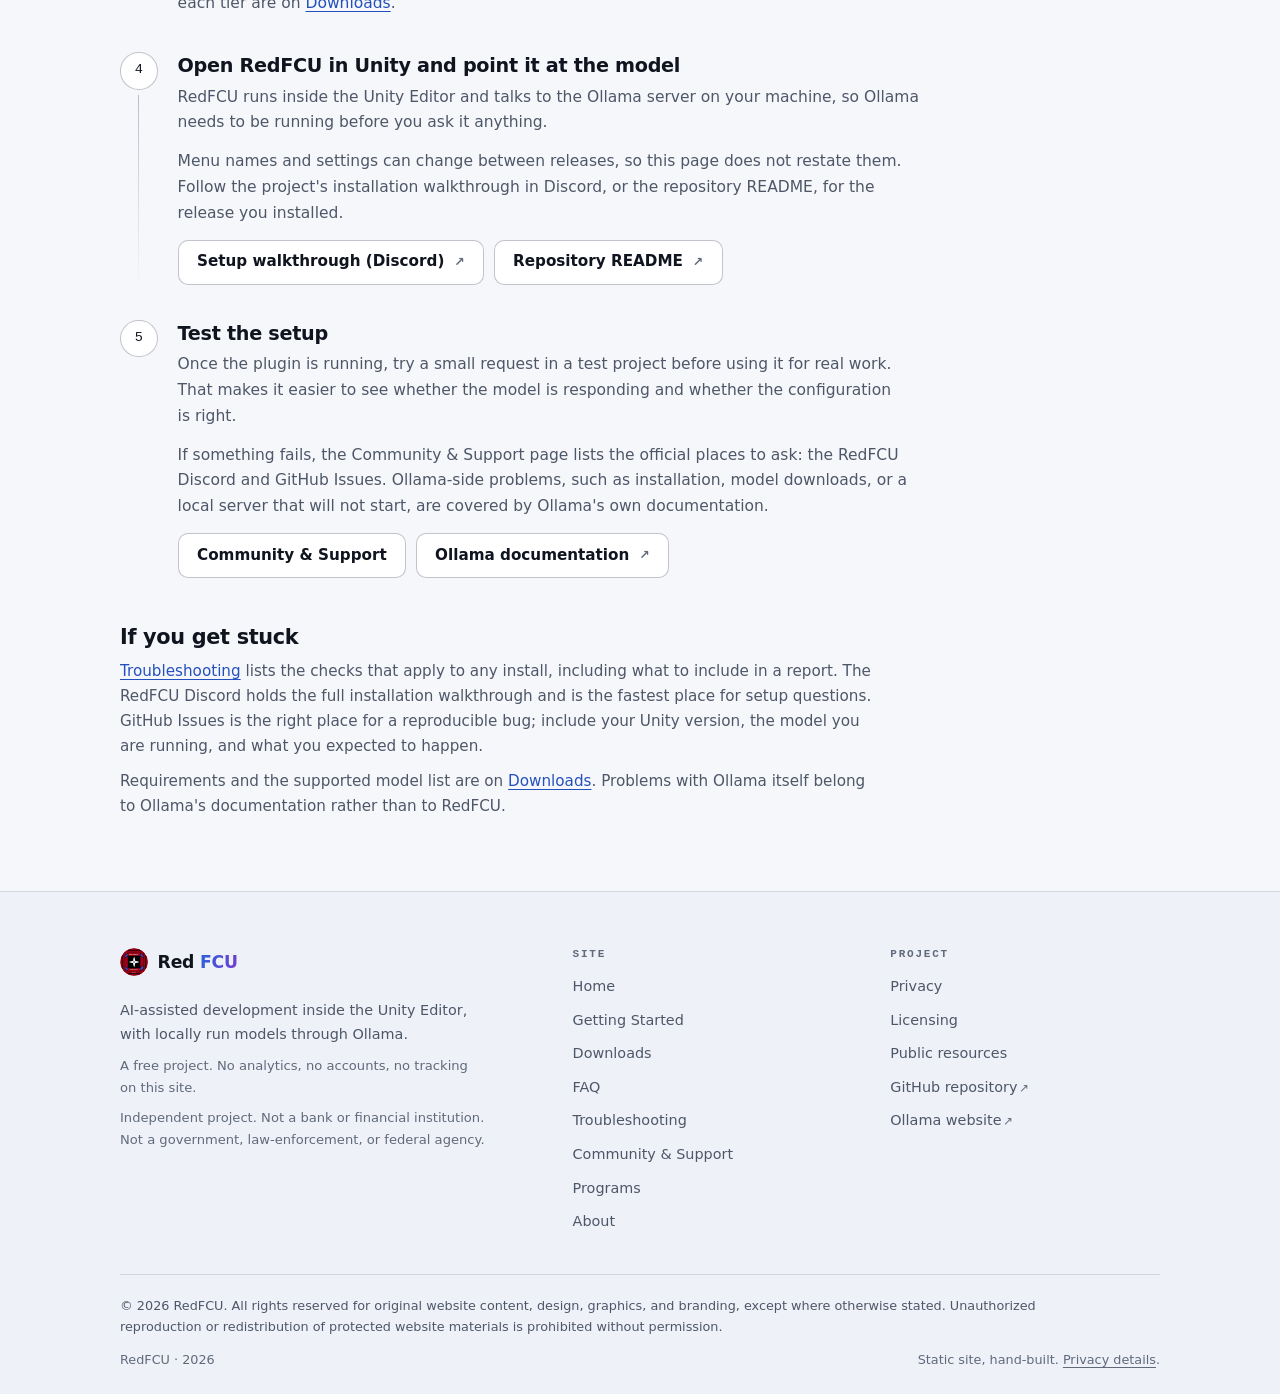
<file: getting-started.html>
<!doctype html>
<html lang="en">
<head>
  <meta charset="utf-8">
  <meta name="viewport" content="width=device-width, initial-scale=1">
  <title>Getting Started RedFCU</title>
  <meta name="description" content="Set up RedFCU in Unity: import the GitHub release, install Ollama, pull a local model, and connect the two.">
  <meta name="theme-color" content="#080a10" media="(prefers-color-scheme: dark)">
  <meta name="theme-color" content="#f6f7fb" media="(prefers-color-scheme: light)">
  <meta property="og:type" content="website">
  <meta property="og:site_name" content="RedFCU">
  <meta property="og:title" content="Getting Started RedFCU">
  <meta property="og:description" content="Import the RedFCU Unity package from GitHub, install Ollama, pull a local model, and connect the two.">
  <link rel="icon" href="assets/img/favicon-32.png" sizes="32x32" type="image/png">
    <link rel="icon" href="assets/img/red-fcu-logo-192.png" sizes="192x192" type="image/png">
    <link rel="apple-touch-icon" href="assets/img/apple-touch-icon.png">
  <link rel="stylesheet" href="assets/css/styles.css">
  <script src="assets/js/theme.js"></script>
  <script src="assets/js/main.js" defer></script>
  <script src="assets/js/staff.js" defer></script>
</head>
<body>
  <a class="skip-link" href="#main">Skip to content</a>

  <aside class="site-banner" aria-label="Important notice">
    <p class="container"><strong>Independent software project.</strong> Red Federal Code Union (RedFCU) is <strong>not</strong> a bank, credit union, or financial institution, and offers no financial products or services. It is <strong>not</strong> a government body, law-enforcement agency, or federal authority, and is <strong>not</strong> affiliated with, endorsed by, or acting for any government, regulator, police force, or financial institution. The name is branding only. RedFCU may offer project verification, creator verification, copyright assistance, project protection, and recommendation programs. These programs are informational and administrative in nature only. They do not constitute legal services, legal advice, legal representation, government certification, copyright registration, trademark registration, law-enforcement activity, or any determination of legal rights. <a href="about.html#name">Full notice</a>.</p>
  </aside>

  <header class="site-header">
    <div class="container header-inner">
      <a class="brand" href="home.html" aria-label="RedFCU home">
        <img src="assets/img/red-fcu-logo-96.png" alt="" width="28" height="28">
        <span class="brand-name">Red <span class="brand-accent">FCU</span></span>
      </a>

      <div class="header-tools">
        <button class="theme-toggle icon-btn" type="button" data-theme-toggle aria-label="Switch to light theme">
          <svg class="icon-sun" viewBox="0 0 24 24" fill="none" stroke="currentColor" stroke-width="1.8" stroke-linecap="round" aria-hidden="true" focusable="false">
            <circle cx="12" cy="12" r="4"></circle>
            <path d="M12 2v2M12 20v2M4.9 4.9l1.4 1.4M17.7 17.7l1.4 1.4M2 12h2M20 12h2M4.9 19.1l1.4-1.4M17.7 6.3l1.4-1.4"></path>
          </svg>
          <svg class="icon-moon" viewBox="0 0 24 24" fill="none" stroke="currentColor" stroke-width="1.8" stroke-linecap="round" stroke-linejoin="round" aria-hidden="true" focusable="false">
            <path d="M20 14.5A8.5 8.5 0 0 1 9.5 4a8.5 8.5 0 1 0 10.5 10.5Z"></path>
          </svg>
        </button>

        <button class="nav-toggle" type="button" data-nav-toggle aria-expanded="false" aria-controls="site-nav">
          <svg class="nav-icon-open" viewBox="0 0 24 24" fill="none" stroke="currentColor" stroke-width="1.8" stroke-linecap="round" aria-hidden="true" focusable="false">
            <path d="M3.5 6.5h17M3.5 12h17M3.5 17.5h17"></path>
          </svg>
          <svg class="nav-icon-close" viewBox="0 0 24 24" fill="none" stroke="currentColor" stroke-width="1.8" stroke-linecap="round" aria-hidden="true" focusable="false">
            <path d="M5 5l14 14M19 5L5 19"></path>
          </svg>
          <span data-nav-label>Menu</span>
        </button>
      </div>

      <nav class="site-nav" id="site-nav" aria-label="Primary">
        <ul>
          <li><a href="home.html">Home</a></li>
          <li><a href="getting-started.html" aria-current="page">Getting Started</a></li>
          <li><a href="downloads.html">Downloads</a></li>
          <li><a href="faq.html">FAQ</a></li>
          <li><a href="troubleshooting.html">Troubleshooting</a></li>
          <li><a href="community.html">Community &amp; Support</a></li>
          <li><a href="programs.html">Programs</a></li>
          <li><a href="about.html">About</a></li>
        </ul>
      </nav>
    </div>
  </header>

  <main id="main" tabindex="-1">
    <div class="page-hero">
      <div class="container">
        <p class="kicker">Introduction</p>
        <h1>Getting started</h1>
        <p class="lede">A short setup path: import the RedFCU package, install Ollama, pull a local model, then connect the two. Where the project's own walkthrough is the better source, this page says so instead of guessing.</p>
      </div>
    </div>

    <div class="page-body">
      <div class="container">
        <div>
          <div class="callout">
            <h2>Before you begin</h2>
            <p>The setup has three pieces: the RedFCU package from the project's GitHub releases, Ollama, and a model that Ollama downloads and runs on your machine.</p>
            <p>This page covers the order and the pieces that do not change. The project keeps its detailed installation walkthrough in its Discord server and in the repository README, and those are the right place to check for the current release.</p>
          </div>

          <ol class="guide">
            <li class="guide-step">
              <h2>Get the RedFCU package <span class="pill pill-ok" data-release="v-version">v3.0.0</span></h2>
              <p>Download <code data-release="package">Codepilot-AI.unitypackage</code> from the project's latest GitHub release. With your Unity project open, double-click the file, or use <strong>Assets &rsaquo; Import Package &rsaquo; Custom Package</strong>, and import what it contains.</p>
              <p>Keep the file somewhere you can find it again. A later release is installed the same way, over the existing import.</p>
              <div class="btn-row">
                <a class="btn btn-primary" href="https://github.com/TXSRP/CodePilot/releases/latest" rel="noopener">Download latest release<span class="ext" aria-hidden="true">&#8599;</span><span class="sr-only"> (external site)</span></a>
                <a class="btn btn-secondary" href="https://github.com/TXSRP/CodePilot/releases" rel="noopener">All releases<span class="ext" aria-hidden="true">&#8599;</span><span class="sr-only"> (external site)</span></a>
              </div>
              <p>This site hosts no copy of the package and does not link to mirror sites. Install RedFCU only from the project's own repository.</p>
            </li>

            <li class="guide-step">
              <h2>Install Ollama</h2>
              <p>Ollama is the separate tool that runs models on your machine. Install it from Ollama's official download page, or use the Windows installer below if that is your platform.</p>
              <div class="btn-row">
                <a class="btn btn-secondary" href="https://ollama.com/download" rel="noopener">Ollama download page<span class="ext" aria-hidden="true">&#8599;</span><span class="sr-only"> (external site)</span></a>
                <a class="btn btn-secondary" href="https://ollama.com/download/OllamaSetup.exe" rel="noopener">Windows installer (OllamaSetup.exe)<span class="ext" aria-hidden="true">&#8599;</span><span class="sr-only"> (external site)</span></a>
              </div>
              <p>The installer is provided by Ollama, not by RedFCU. This website hosts no copy of it.</p>
            </li>

            <li class="guide-step">
              <h2>Download a model through Ollama</h2>
              <p>Models are downloaded and managed with Ollama's own tools. Browse <a href="https://ollama.com/library" rel="noopener">Ollama's model library<span class="ext" aria-hidden="true">&#8599;</span><span class="sr-only"> (external site)</span></a> to choose a model, then download it through Ollama.</p>
              <span class="code-label">Ollama command</span>
              <pre class="code-block"><code>ollama pull &lt;model-name&gt;</code></pre>
              <p>Replace <code>&lt;model-name&gt;</code> with a model tag from Ollama's library. The project lists Qwen 2.5 Coder 7B, 14B, and 32B, and DeepSeek LLM 7B and 33B as supported models. Larger models need more memory and take longer to answer.</p>
              <p>If your machine is near the minimum specification, start with a 7B model. Requirements for each tier are on <a href="downloads.html">Downloads</a>.</p>
            </li>

            <li class="guide-step">
              <h2>Open RedFCU in Unity and point it at the model</h2>
              <p>RedFCU runs inside the Unity Editor and talks to the Ollama server on your machine, so Ollama needs to be running before you ask it anything.</p>
              <p>Menu names and settings can change between releases, so this page does not restate them. Follow the project's installation walkthrough in Discord, or the repository README, for the release you installed.</p>
              <div class="btn-row">
                <a class="btn btn-secondary" href="https://discord.gg/SuBuRVS6PK" rel="noopener">Setup walkthrough (Discord)<span class="ext" aria-hidden="true">&#8599;</span><span class="sr-only"> (external site)</span></a>
                <a class="btn btn-secondary" href="https://github.com/TXSRP/CodePilot#readme" rel="noopener">Repository README<span class="ext" aria-hidden="true">&#8599;</span><span class="sr-only"> (external site)</span></a>
              </div>
            </li>

            <li class="guide-step">
              <h2>Test the setup</h2>
              <p>Once the plugin is running, try a small request in a test project before using it for real work. That makes it easier to see whether the model is responding and whether the configuration is right.</p>
              <p>If something fails, the Community &amp; Support page lists the official places to ask: the RedFCU Discord and GitHub Issues. Ollama-side problems, such as installation, model downloads, or a local server that will not start, are covered by Ollama's own documentation.</p>
              <div class="btn-row">
                <a class="btn btn-secondary" href="community.html">Community &amp; Support</a>
                <a class="btn btn-secondary" href="https://docs.ollama.com/" rel="noopener">Ollama documentation<span class="ext" aria-hidden="true">&#8599;</span><span class="sr-only"> (external site)</span></a>
              </div>
            </li>
          </ol>
        </div>

        <div class="block-note">
          <h2>If you get stuck</h2>
          <p><a href="troubleshooting.html">Troubleshooting</a> lists the checks that apply to any install, including what to include in a report. The RedFCU Discord holds the full installation walkthrough and is the fastest place for setup questions. GitHub Issues is the right place for a reproducible bug; include your Unity version, the model you are running, and what you expected to happen.</p>
          <p>Requirements and the supported model list are on <a href="downloads.html">Downloads</a>. Problems with Ollama itself belong to Ollama's documentation rather than to RedFCU.</p>
        </div>
      </div>
    </div>
  </main>

  <footer class="site-footer">
    <div class="container">
      <div class="footer-grid">
        <div class="footer-brand">
          <a class="brand" href="home.html" aria-label="RedFCU home">
            <img src="assets/img/red-fcu-logo-96.png" alt="" width="28" height="28">
            <span class="brand-name">Red <span class="brand-accent">FCU</span></span>
          </a>
          <p>AI-assisted development inside the Unity Editor, with locally run models through Ollama.</p>
          <p class="footer-note">A free project. No analytics, no accounts, no tracking on this site.</p>
          <p class="footer-note">Independent project. Not a bank or financial institution. Not a government, law-enforcement, or federal agency.</p>
        </div>

        <nav class="footer-col" aria-label="Footer site navigation">
          <h2>Site</h2>
          <ul>
            <li><a href="home.html">Home</a></li>
            <li><a href="getting-started.html">Getting Started</a></li>
            <li><a href="downloads.html">Downloads</a></li>
            <li><a href="faq.html">FAQ</a></li>
            <li><a href="troubleshooting.html">Troubleshooting</a></li>
            <li><a href="community.html">Community &amp; Support</a></li>
            <li><a href="programs.html">Programs</a></li>
            <li><a href="about.html">About</a></li>
          </ul>
        </nav>

        <div class="footer-col">
          <h2>Project</h2>
          <ul>
            <li><a href="privacy.html">Privacy</a></li>
            <li><a href="licensing.html">Licensing</a></li>
            <li><a href="index.html">Public resources</a></li>
            <li><a href="https://github.com/TXSRP/CodePilot" rel="noopener">GitHub repository<span class="ext" aria-hidden="true">&#8599;</span><span class="sr-only"> (external site)</span></a></li>
            <li><a href="https://ollama.com/" rel="noopener">Ollama website<span class="ext" aria-hidden="true">&#8599;</span><span class="sr-only"> (external site)</span></a></li>
          </ul>
        </div>
      </div>

      <div class="footer-bottom">
        <p class="footer-copy">&copy; 2026 RedFCU. All rights reserved for original website content, design, graphics, and branding, except where otherwise stated. Unauthorized reproduction or redistribution of protected website materials is prohibited without permission.</p>
        <p>RedFCU &middot; <span data-year>2026</span></p>
        <p>Static site, hand-built. <a href="privacy.html">Privacy details</a>.</p>
      </div>
    </div>
  </footer>
</body>
</html>
</file>
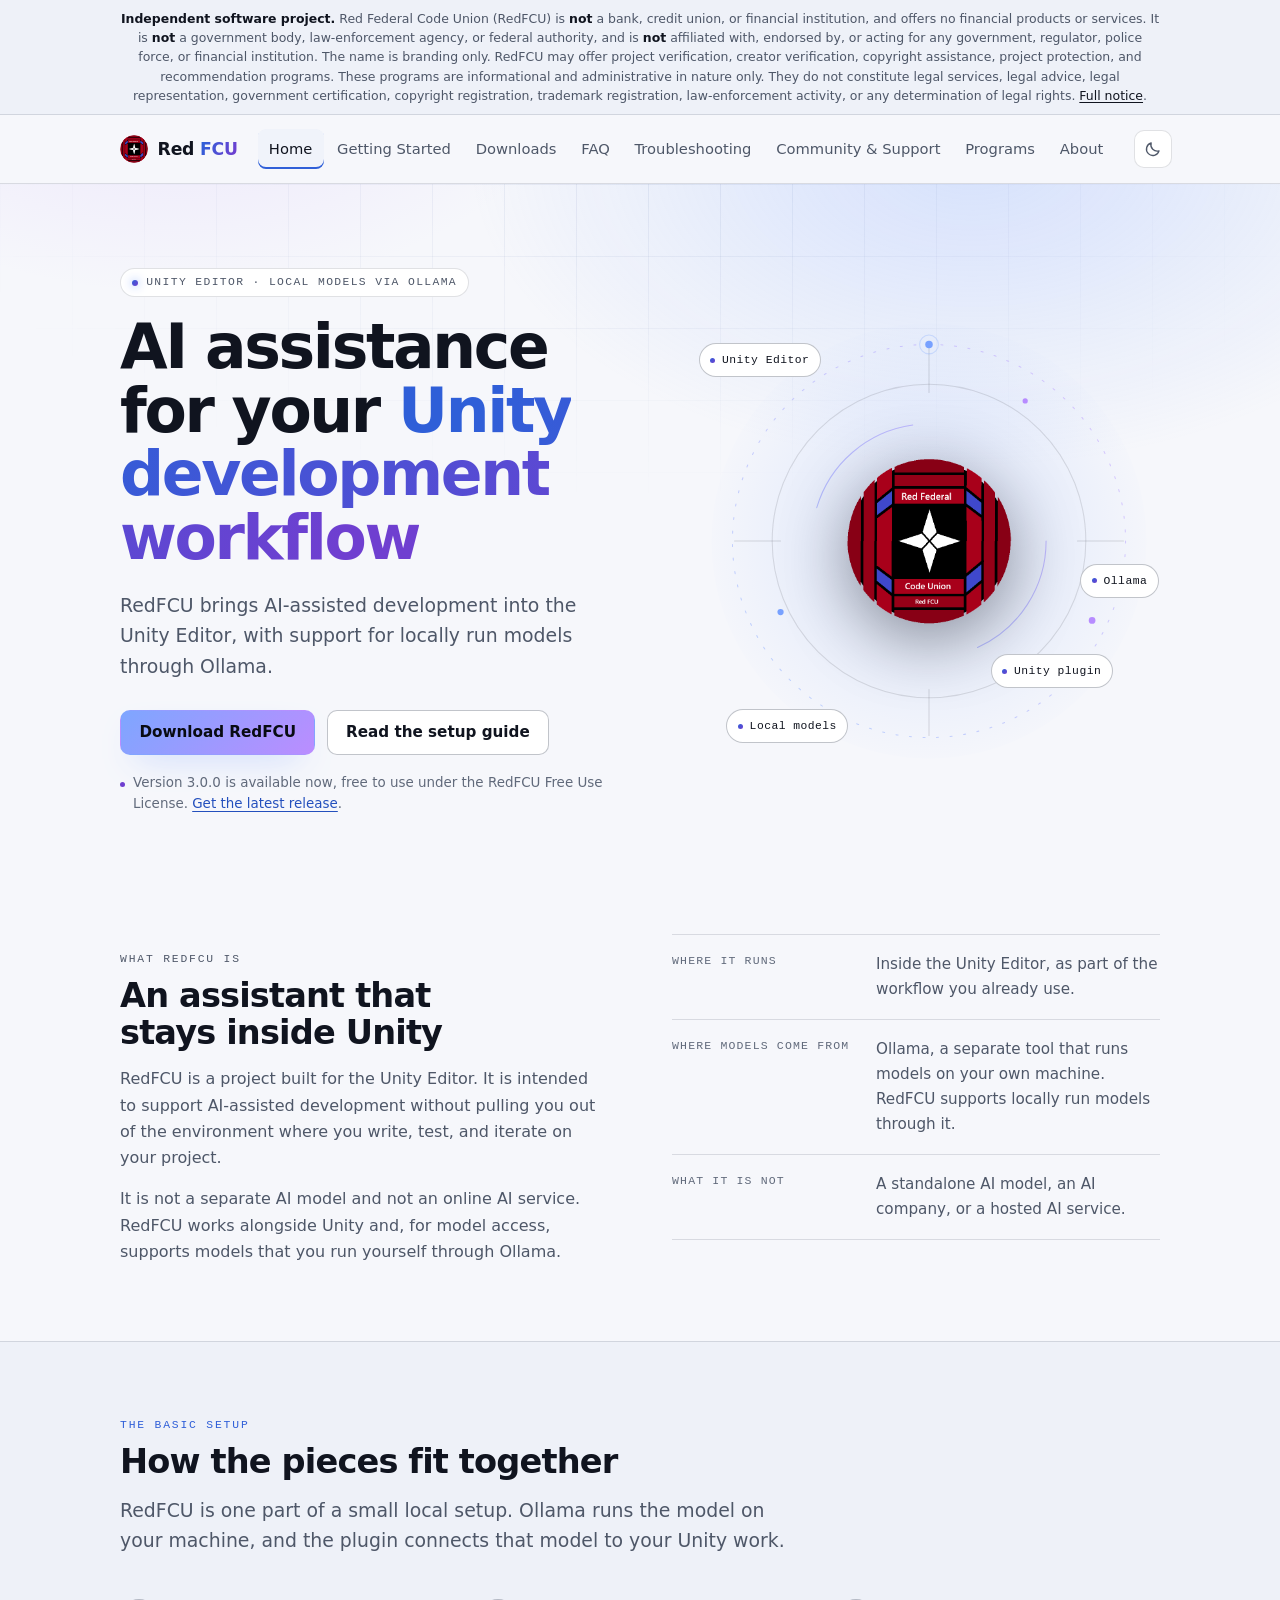
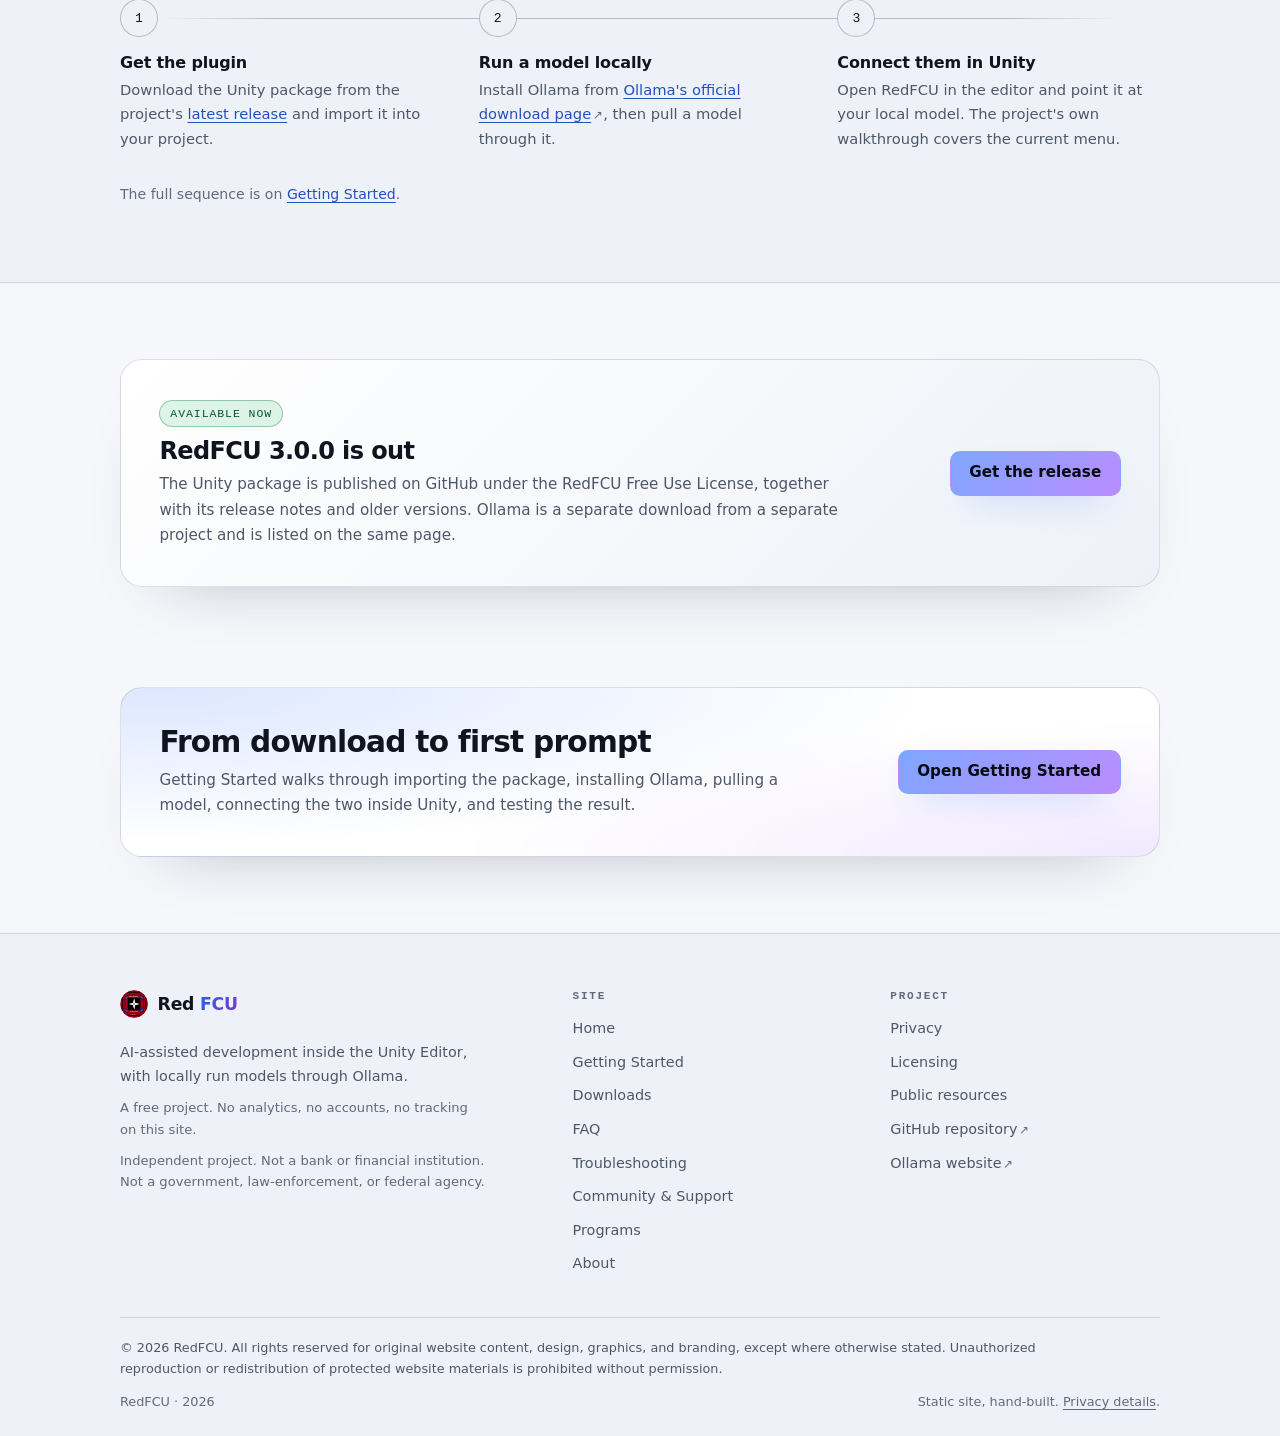
<file: home.html>
<!doctype html>
<html lang="en">
<head>
  <meta charset="utf-8">
  <meta name="viewport" content="width=device-width, initial-scale=1">
  <title>RedFCU AI assistance for your Unity development workflow</title>
  <meta name="description" content="RedFCU brings AI-assisted development into the Unity Editor, with locally run models through Ollama. Free to use under a custom source-available license.">
  <meta name="theme-color" content="#080a10" media="(prefers-color-scheme: dark)">
  <meta name="theme-color" content="#f6f7fb" media="(prefers-color-scheme: light)">
  <meta property="og:type" content="website">
  <meta property="og:site_name" content="RedFCU">
  <meta property="og:title" content="RedFCU AI assistance for your Unity development workflow">
  <meta property="og:description" content="RedFCU brings AI-assisted development into the Unity Editor, with locally run models through Ollama. Free to use under a custom source-available license.">
  <link rel="icon" href="assets/img/favicon-32.png" sizes="32x32" type="image/png">
    <link rel="icon" href="assets/img/red-fcu-logo-192.png" sizes="192x192" type="image/png">
    <link rel="apple-touch-icon" href="assets/img/apple-touch-icon.png">
  <link rel="stylesheet" href="assets/css/styles.css">
  <script src="assets/js/theme.js"></script>
  <script src="assets/js/main.js" defer></script>
  <script src="assets/js/staff.js" defer></script>
</head>
<body>
  <a class="skip-link" href="#main">Skip to content</a>

  <aside class="site-banner" aria-label="Important notice">
    <p class="container"><strong>Independent software project.</strong> Red Federal Code Union (RedFCU) is <strong>not</strong> a bank, credit union, or financial institution, and offers no financial products or services. It is <strong>not</strong> a government body, law-enforcement agency, or federal authority, and is <strong>not</strong> affiliated with, endorsed by, or acting for any government, regulator, police force, or financial institution. The name is branding only. RedFCU may offer project verification, creator verification, copyright assistance, project protection, and recommendation programs. These programs are informational and administrative in nature only. They do not constitute legal services, legal advice, legal representation, government certification, copyright registration, trademark registration, law-enforcement activity, or any determination of legal rights. <a href="about.html#name">Full notice</a>.</p>
  </aside>

  <header class="site-header">
    <div class="container header-inner">
      <a class="brand" href="home.html" aria-label="RedFCU home">
        <img src="assets/img/red-fcu-logo-96.png" alt="" width="28" height="28">
        <span class="brand-name">Red <span class="brand-accent">FCU</span></span>
      </a>

      <div class="header-tools">
        <button class="theme-toggle icon-btn" type="button" data-theme-toggle aria-label="Switch to light theme">
          <svg class="icon-sun" viewBox="0 0 24 24" fill="none" stroke="currentColor" stroke-width="1.8" stroke-linecap="round" aria-hidden="true" focusable="false">
            <circle cx="12" cy="12" r="4"></circle>
            <path d="M12 2v2M12 20v2M4.9 4.9l1.4 1.4M17.7 17.7l1.4 1.4M2 12h2M20 12h2M4.9 19.1l1.4-1.4M17.7 6.3l1.4-1.4"></path>
          </svg>
          <svg class="icon-moon" viewBox="0 0 24 24" fill="none" stroke="currentColor" stroke-width="1.8" stroke-linecap="round" stroke-linejoin="round" aria-hidden="true" focusable="false">
            <path d="M20 14.5A8.5 8.5 0 0 1 9.5 4a8.5 8.5 0 1 0 10.5 10.5Z"></path>
          </svg>
        </button>

        <button class="nav-toggle" type="button" data-nav-toggle aria-expanded="false" aria-controls="site-nav">
          <svg class="nav-icon-open" viewBox="0 0 24 24" fill="none" stroke="currentColor" stroke-width="1.8" stroke-linecap="round" aria-hidden="true" focusable="false">
            <path d="M3.5 6.5h17M3.5 12h17M3.5 17.5h17"></path>
          </svg>
          <svg class="nav-icon-close" viewBox="0 0 24 24" fill="none" stroke="currentColor" stroke-width="1.8" stroke-linecap="round" aria-hidden="true" focusable="false">
            <path d="M5 5l14 14M19 5L5 19"></path>
          </svg>
          <span data-nav-label>Menu</span>
        </button>
      </div>

      <nav class="site-nav" id="site-nav" aria-label="Primary">
        <ul>
          <li><a href="home.html" aria-current="page">Home</a></li>
          <li><a href="getting-started.html">Getting Started</a></li>
          <li><a href="downloads.html">Downloads</a></li>
          <li><a href="faq.html">FAQ</a></li>
          <li><a href="troubleshooting.html">Troubleshooting</a></li>
          <li><a href="community.html">Community &amp; Support</a></li>
          <li><a href="programs.html">Programs</a></li>
          <li><a href="about.html">About</a></li>
        </ul>
      </nav>
    </div>
  </header>

  <main id="main" tabindex="-1">
    <section class="hero">
      <div class="container hero-grid">
        <div class="hero-copy">
          <p class="eyebrow"><span class="dot" aria-hidden="true"></span>Unity Editor &middot; Local models via Ollama</p>
          <h1>AI assistance for your <span class="grad-text">Unity development workflow</span></h1>
          <p class="lede">RedFCU brings AI-assisted development into the Unity Editor, with support for locally run models through Ollama.</p>

          <div class="hero-actions">
            <a class="btn btn-primary" href="downloads.html">Download RedFCU</a>
            <a class="btn btn-secondary" href="getting-started.html">Read the setup guide</a>
          </div>

          <p class="hero-note">
            <span class="dot-mark" aria-hidden="true"></span>
            <span>Version <span data-release="version">3.0.0</span> is available now, free to use under the RedFCU Free Use License. <a href="downloads.html">Get the latest release</a>.</span>
          </p>
        </div>

        <div class="hero-visual" aria-hidden="true">
          <div class="orbit">
            <svg viewBox="0 0 440 440" fill="none" focusable="false">
              <defs>
                <linearGradient id="heroArc" x1="70" y1="370" x2="370" y2="70" gradientUnits="userSpaceOnUse">
                  <stop stop-color="#6f9bff"></stop>
                  <stop offset="1" stop-color="#b184ff"></stop>
                </linearGradient>
                <radialGradient id="heroGlow" cx="220" cy="220" r="220" gradientUnits="userSpaceOnUse">
                  <stop stop-color="#6f9bff" stop-opacity="0.22"></stop>
                  <stop offset="1" stop-color="#6f9bff" stop-opacity="0"></stop>
                </radialGradient>
              </defs>

              <circle class="orbit-halo" cx="220" cy="220" r="208" fill="url(#heroGlow)"></circle>

              <g class="orbit-ring">
                <circle cx="220" cy="220" r="188" stroke="url(#heroArc)" stroke-opacity="0.4" stroke-dasharray="2 11" stroke-linecap="round"></circle>
                <circle cx="220" cy="220" r="150" stroke="currentColor" stroke-opacity="0.12"></circle>
              </g>

              <g class="orbit-ring orbit-ring-reverse">
                <circle cx="220" cy="220" r="112" stroke="url(#heroArc)" stroke-opacity="0.55" stroke-dasharray="128 256" stroke-linecap="round"></circle>
              </g>

              <path d="M34 220h44M362 220h44M220 34v44M220 362v44" stroke="currentColor" stroke-opacity="0.14" stroke-linecap="round"></path>

              <circle cx="220" cy="32" r="3.6" fill="#78a1ff"></circle>
              <circle cx="220" cy="32" r="9" stroke="#78a1ff" stroke-opacity="0.28"></circle>
              <circle cx="376" cy="296" r="3.2" fill="#b78cff"></circle>
              <circle cx="78" cy="288" r="3" fill="#78a1ff"></circle>
              <circle cx="312" cy="86" r="2.5" fill="#b78cff"></circle>
            </svg>

            <img class="orbit-logo" src="assets/img/red-fcu-logo.png" alt="" width="512" height="512">

            <span class="chip chip-a">Unity Editor</span>
            <span class="chip chip-b">Ollama</span>
            <span class="chip chip-c">Local models</span>
            <span class="chip chip-d">Unity plugin</span>
          </div>
        </div>
      </div>
    </section>

    <section class="section">
      <div class="container split">
        <div class="split-copy">
          <p class="kicker">What RedFCU is</p>
          <h2>An assistant that stays inside Unity</h2>
          <p>RedFCU is a project built for the Unity Editor. It is intended to support AI-assisted development without pulling you out of the environment where you write, test, and iterate on your project.</p>
          <p>It is not a separate AI model and not an online AI service. RedFCU works alongside Unity and, for model access, supports models that you run yourself through Ollama.</p>
        </div>

        <dl class="fact-list">
          <div class="fact">
            <dt>Where it runs</dt>
            <dd>Inside the Unity Editor, as part of the workflow you already use.</dd>
          </div>
          <div class="fact">
            <dt>Where models come from</dt>
            <dd>Ollama, a separate tool that runs models on your own machine. RedFCU supports locally run models through it.</dd>
          </div>
          <div class="fact">
            <dt>What it is not</dt>
            <dd>A standalone AI model, an AI company, or a hosted AI service.</dd>
          </div>
        </dl>
      </div>
    </section>

    <section class="section section-alt">
      <div class="container">
        <div class="section-head">
          <p class="kicker">The basic setup</p>
          <h2>How the pieces fit together</h2>
          <p class="lede">RedFCU is one part of a small local setup. Ollama runs the model on your machine, and the plugin connects that model to your Unity work.</p>
        </div>

        <ol class="flow">
          <li class="flow-item">
            <span class="flow-num" aria-hidden="true">1</span>
            <h3>Get the plugin</h3>
            <p>Download the Unity package from the project's <a href="downloads.html">latest release</a> and import it into your project.</p>
          </li>
          <li class="flow-item">
            <span class="flow-num" aria-hidden="true">2</span>
            <h3>Run a model locally</h3>
            <p>Install Ollama from <a href="https://ollama.com/download" rel="noopener">Ollama's official download page<span class="ext" aria-hidden="true">&#8599;</span><span class="sr-only"> (external site)</span></a>, then pull a model through it.</p>
          </li>
          <li class="flow-item">
            <span class="flow-num" aria-hidden="true">3</span>
            <h3>Connect them in Unity</h3>
            <p>Open RedFCU in the editor and point it at your local model. The project's own walkthrough covers the current menu.</p>
          </li>
        </ol>

        <p class="flow-foot">The full sequence is on <a href="getting-started.html">Getting Started</a>.</p>
      </div>
    </section>

    <section class="section">
      <div class="container">
        <div class="notice">
          <div>
            <span class="pill pill-ok">Available now</span>
            <h2>RedFCU <span data-release="version">3.0.0</span> is out</h2>
            <p>The Unity package is published on GitHub under the RedFCU Free Use License, together with its release notes and older versions. Ollama is a separate download from a separate project and is listed on the same page.</p>
          </div>
          <a class="btn btn-primary" href="downloads.html">Get the release</a>
        </div>
      </div>
    </section>

    <section class="section section-tight">
      <div class="container">
        <div class="cta-band">
          <div>
            <h2>From download to first prompt</h2>
            <p>Getting Started walks through importing the package, installing Ollama, pulling a model, connecting the two inside Unity, and testing the result.</p>
          </div>
          <a class="btn btn-primary" href="getting-started.html">Open Getting Started</a>
        </div>
      </div>
    </section>
  </main>

  <footer class="site-footer">
    <div class="container">
      <div class="footer-grid">
        <div class="footer-brand">
          <a class="brand" href="home.html" aria-label="RedFCU home">
            <img src="assets/img/red-fcu-logo-96.png" alt="" width="28" height="28">
            <span class="brand-name">Red <span class="brand-accent">FCU</span></span>
          </a>
          <p>AI-assisted development inside the Unity Editor, with locally run models through Ollama.</p>
          <p class="footer-note">A free project. No analytics, no accounts, no tracking on this site.</p>
          <p class="footer-note">Independent project. Not a bank or financial institution. Not a government, law-enforcement, or federal agency.</p>
        </div>

        <nav class="footer-col" aria-label="Footer site navigation">
          <h2>Site</h2>
          <ul>
            <li><a href="home.html">Home</a></li>
            <li><a href="getting-started.html">Getting Started</a></li>
            <li><a href="downloads.html">Downloads</a></li>
            <li><a href="faq.html">FAQ</a></li>
            <li><a href="troubleshooting.html">Troubleshooting</a></li>
            <li><a href="community.html">Community &amp; Support</a></li>
            <li><a href="programs.html">Programs</a></li>
            <li><a href="about.html">About</a></li>
          </ul>
        </nav>

        <div class="footer-col">
          <h2>Project</h2>
          <ul>
            <li><a href="privacy.html">Privacy</a></li>
            <li><a href="licensing.html">Licensing</a></li>
            <li><a href="index.html">Public resources</a></li>
            <li><a href="https://github.com/TXSRP/CodePilot" rel="noopener">GitHub repository<span class="ext" aria-hidden="true">&#8599;</span><span class="sr-only"> (external site)</span></a></li>
            <li><a href="https://ollama.com/" rel="noopener">Ollama website<span class="ext" aria-hidden="true">&#8599;</span><span class="sr-only"> (external site)</span></a></li>
          </ul>
        </div>
      </div>

      <div class="footer-bottom">
        <p class="footer-copy">&copy; 2026 RedFCU. All rights reserved for original website content, design, graphics, and branding, except where otherwise stated. Unauthorized reproduction or redistribution of protected website materials is prohibited without permission.</p>
        <p>RedFCU &middot; <span data-year>2026</span></p>
        <p>Static site, hand-built. <a href="privacy.html">Privacy details</a>.</p>
      </div>
    </div>
  </footer>
</body>
</html>
</file>
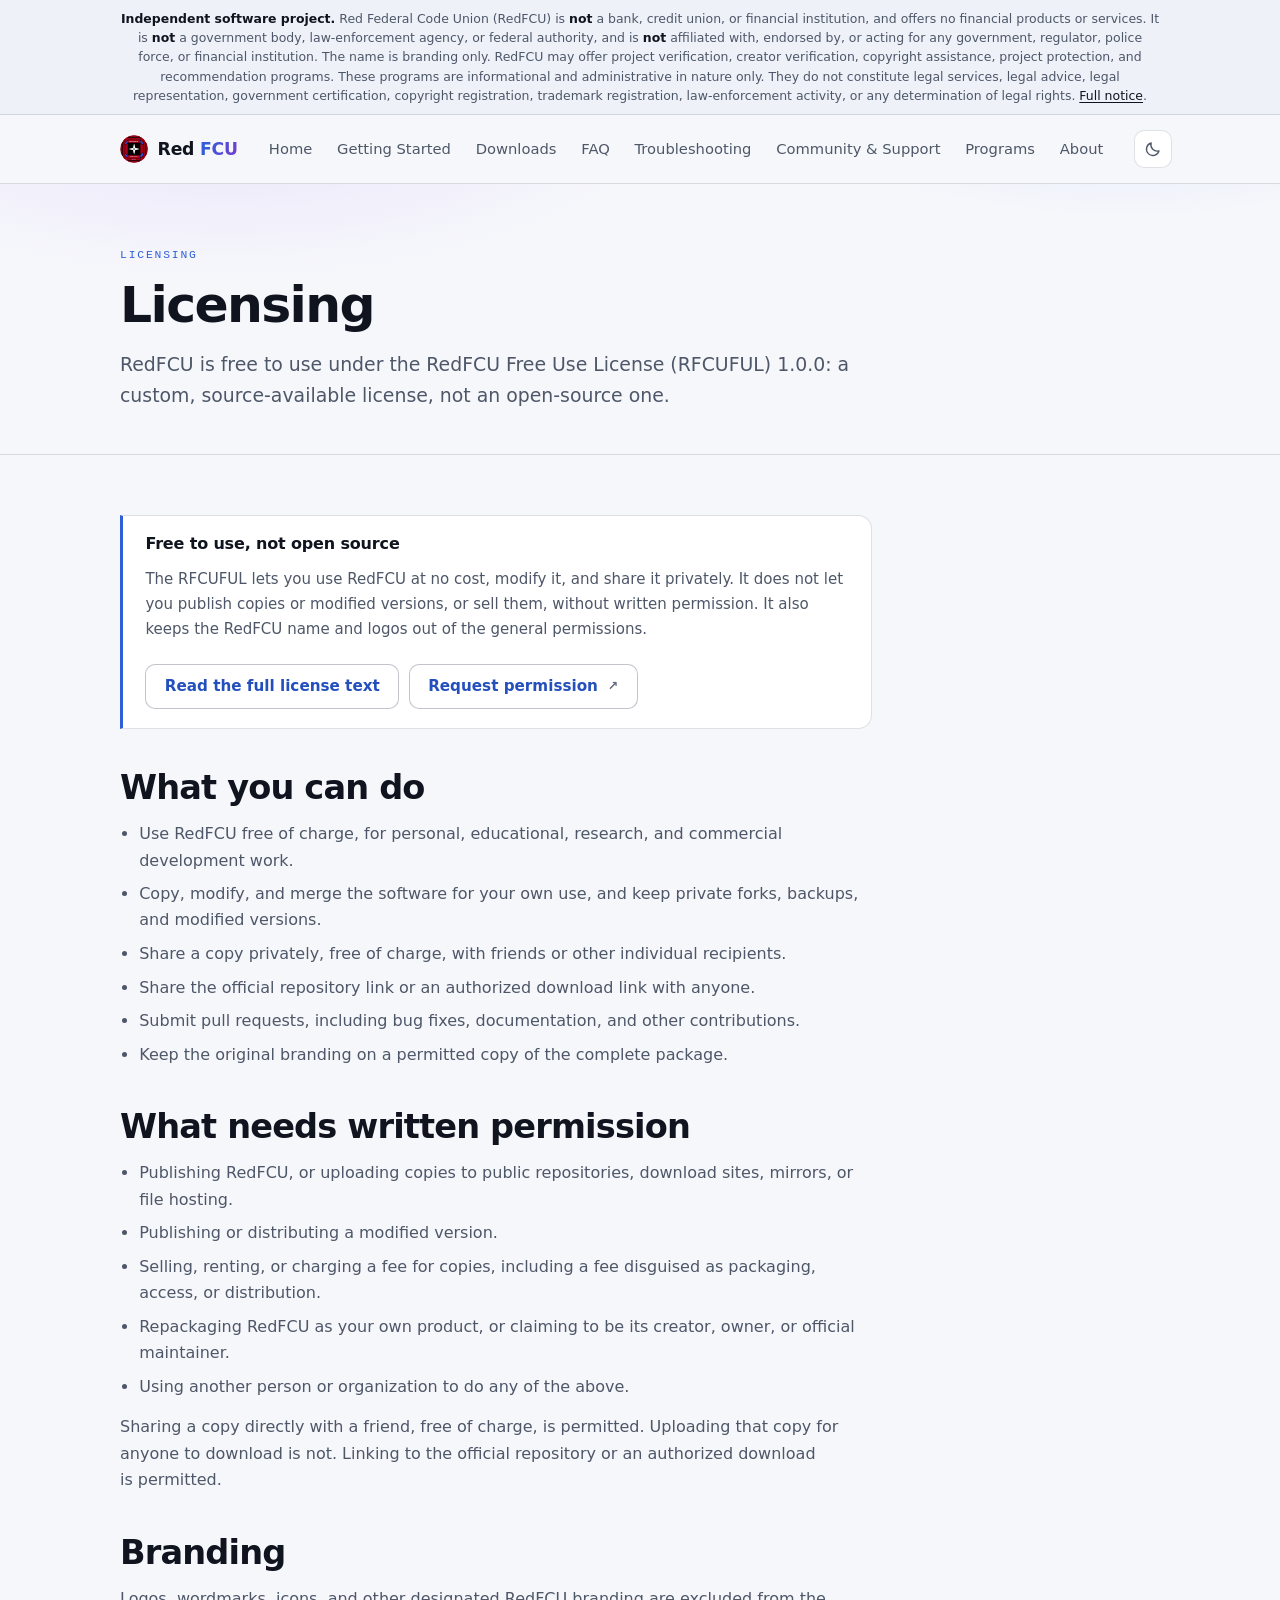
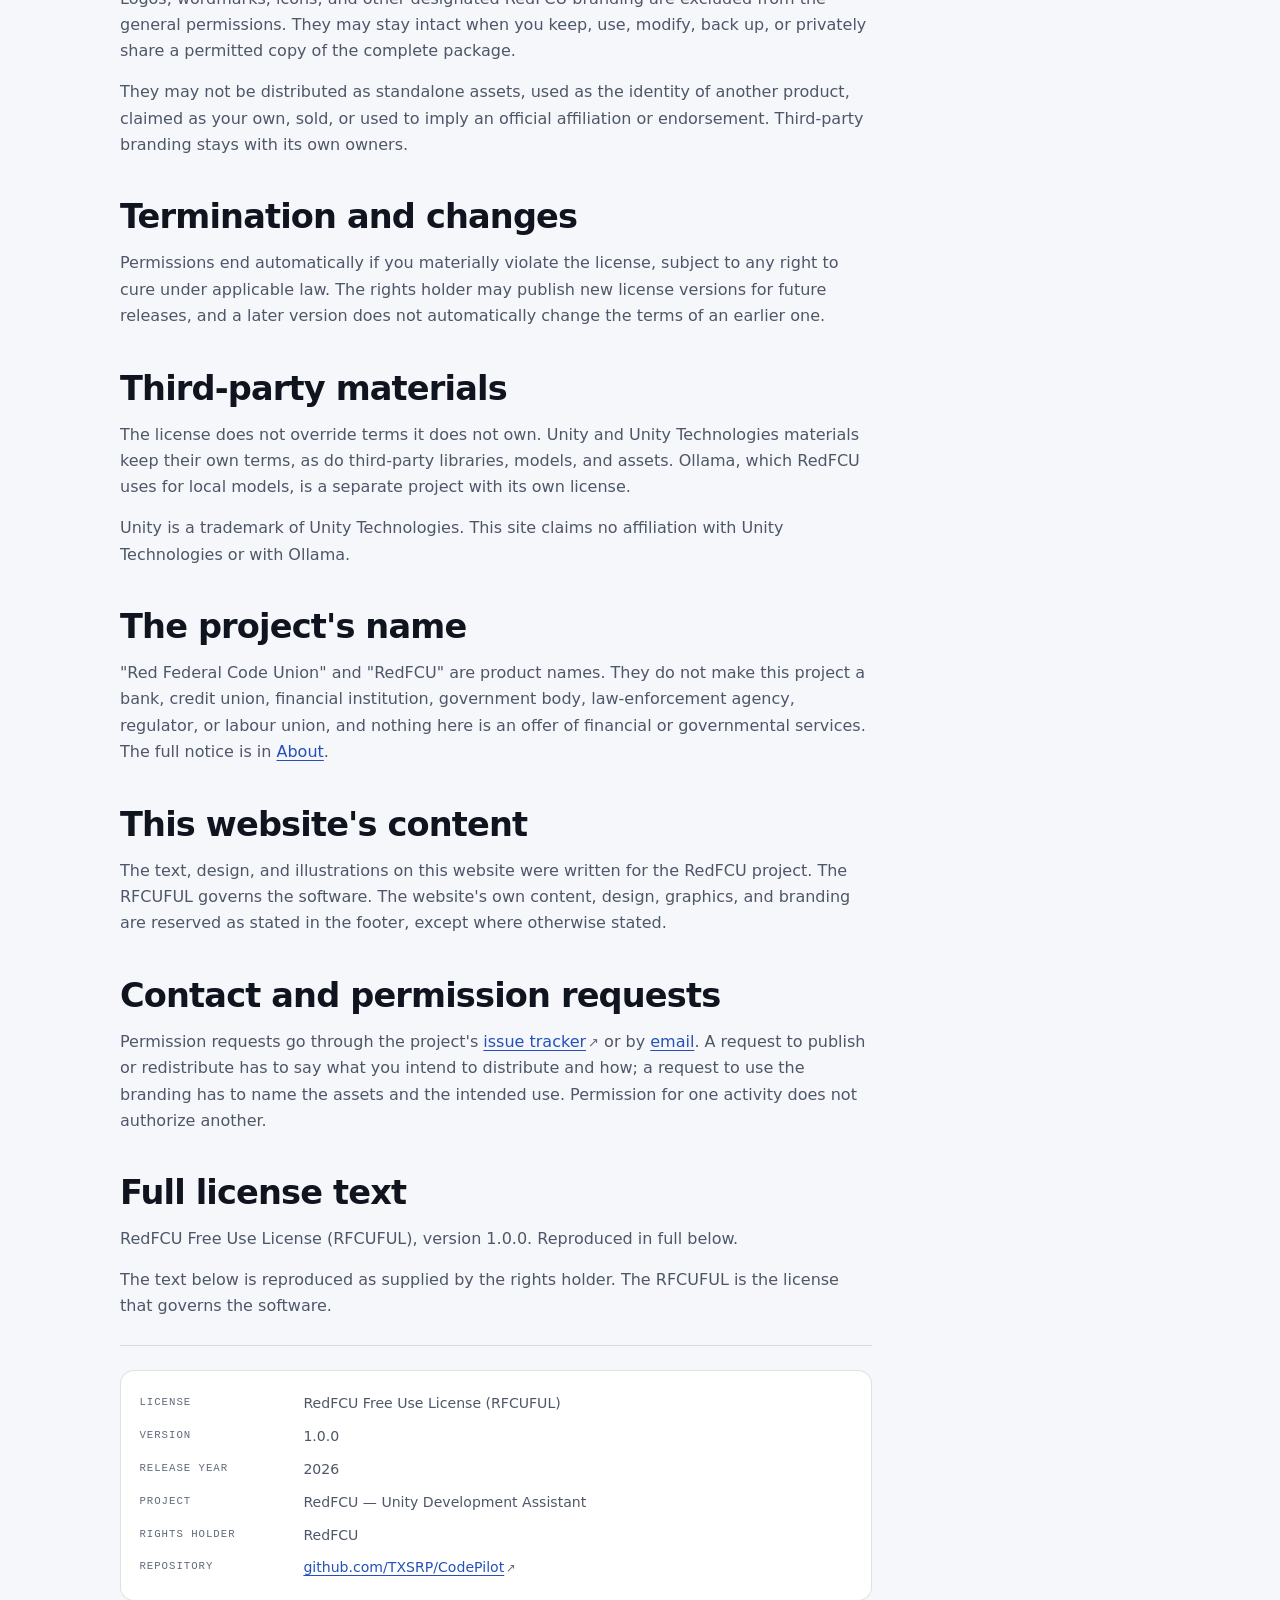
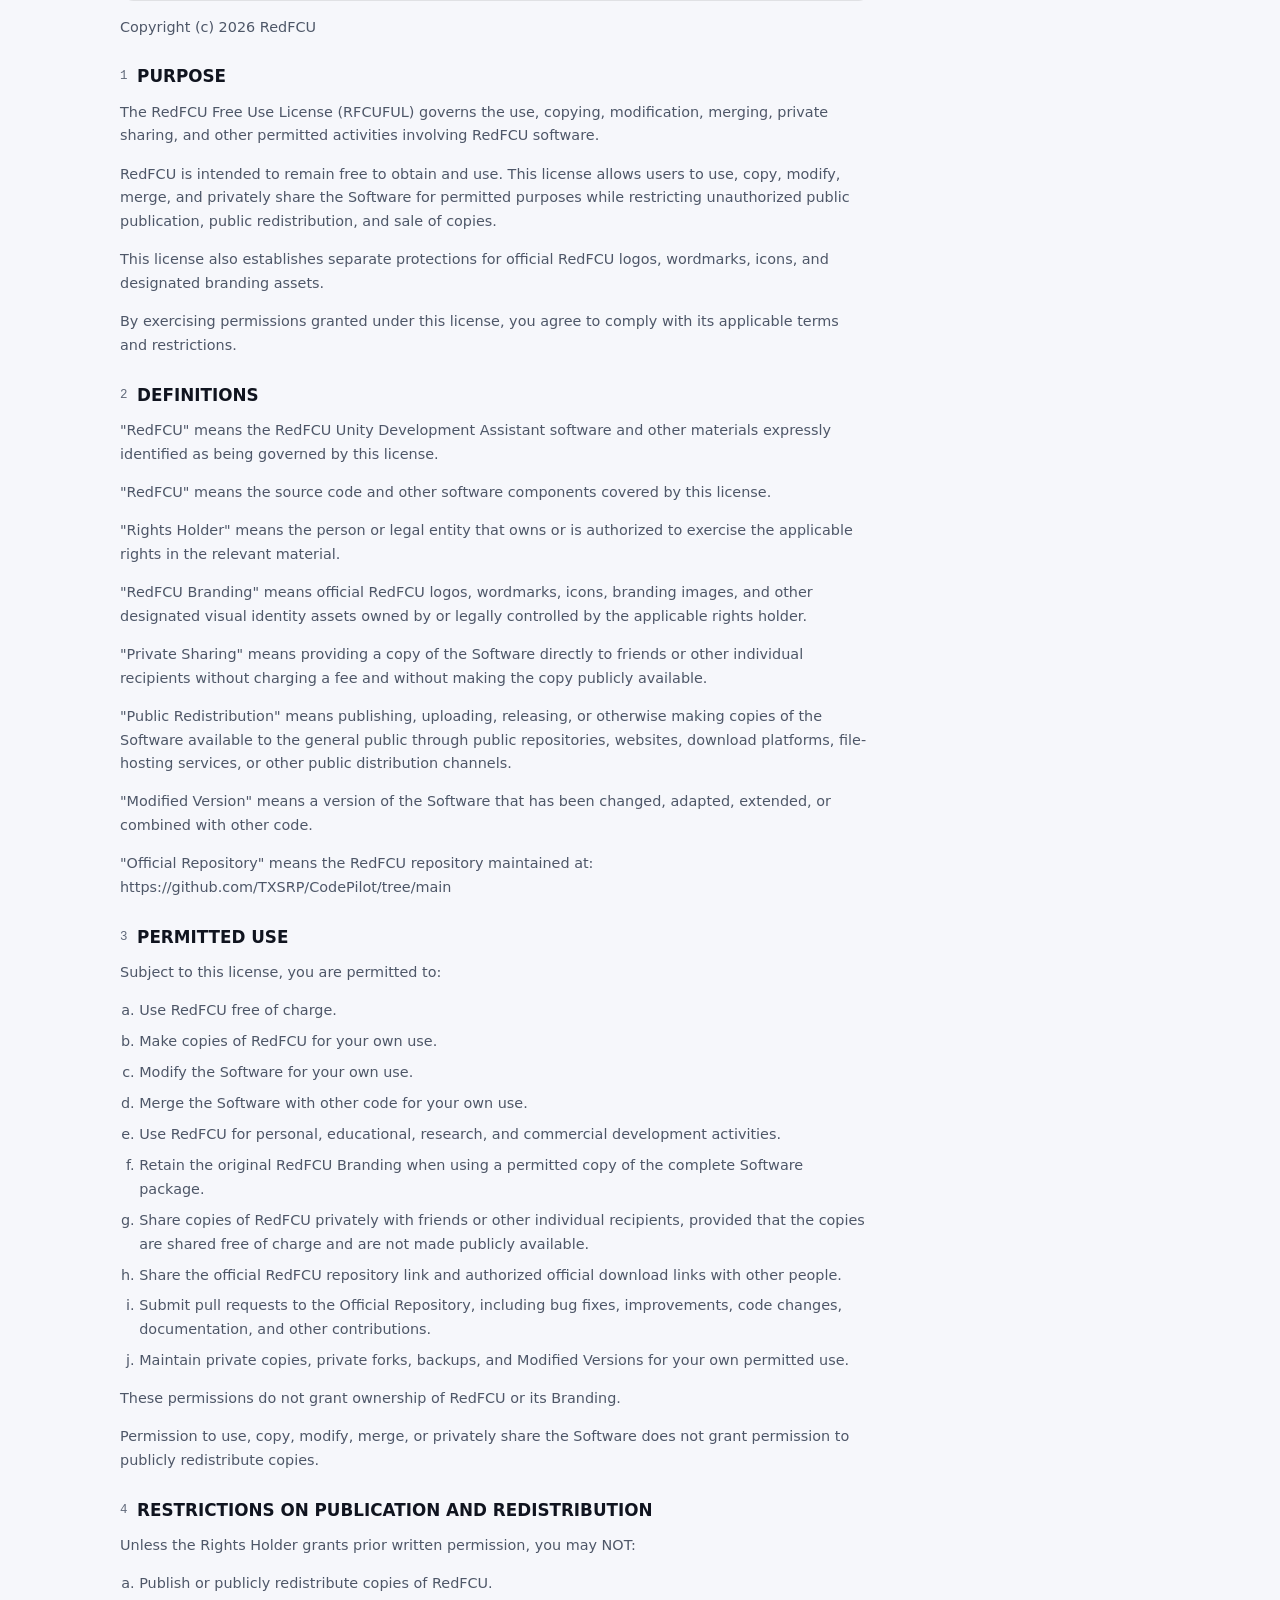
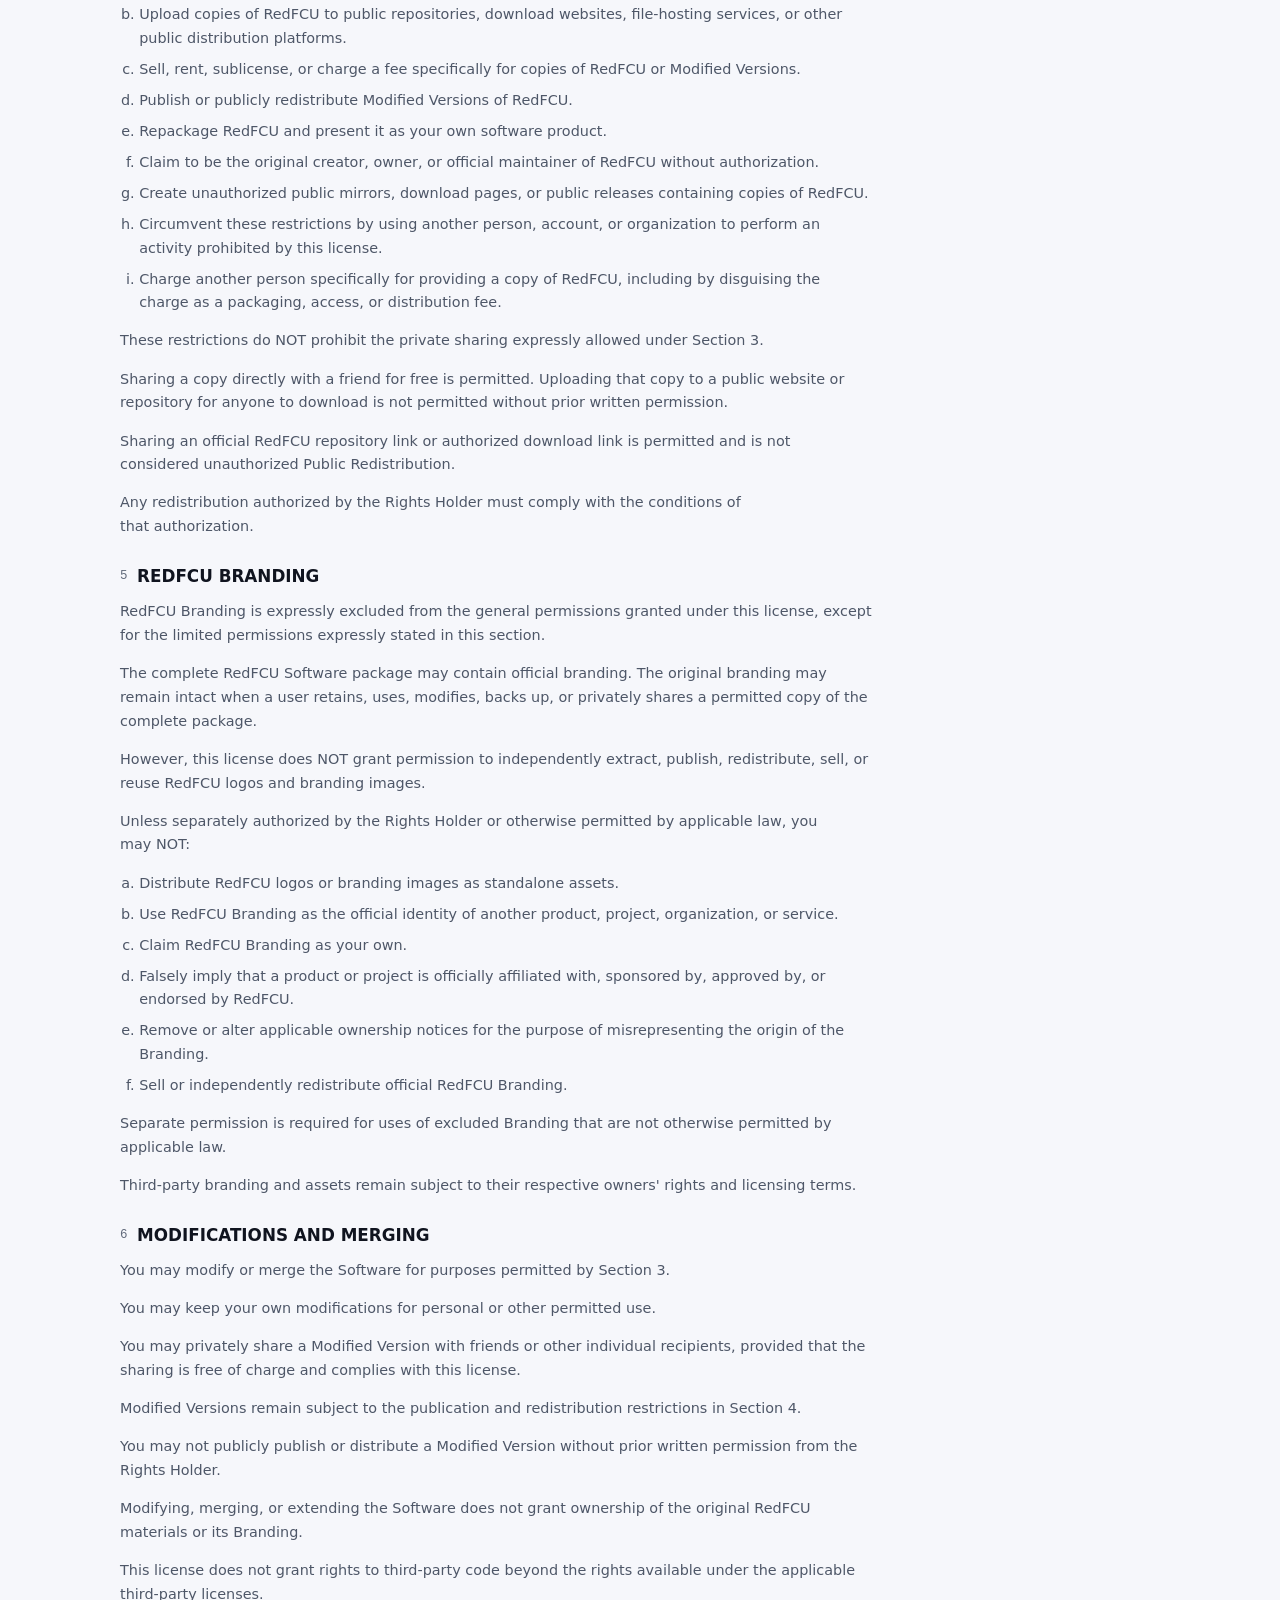
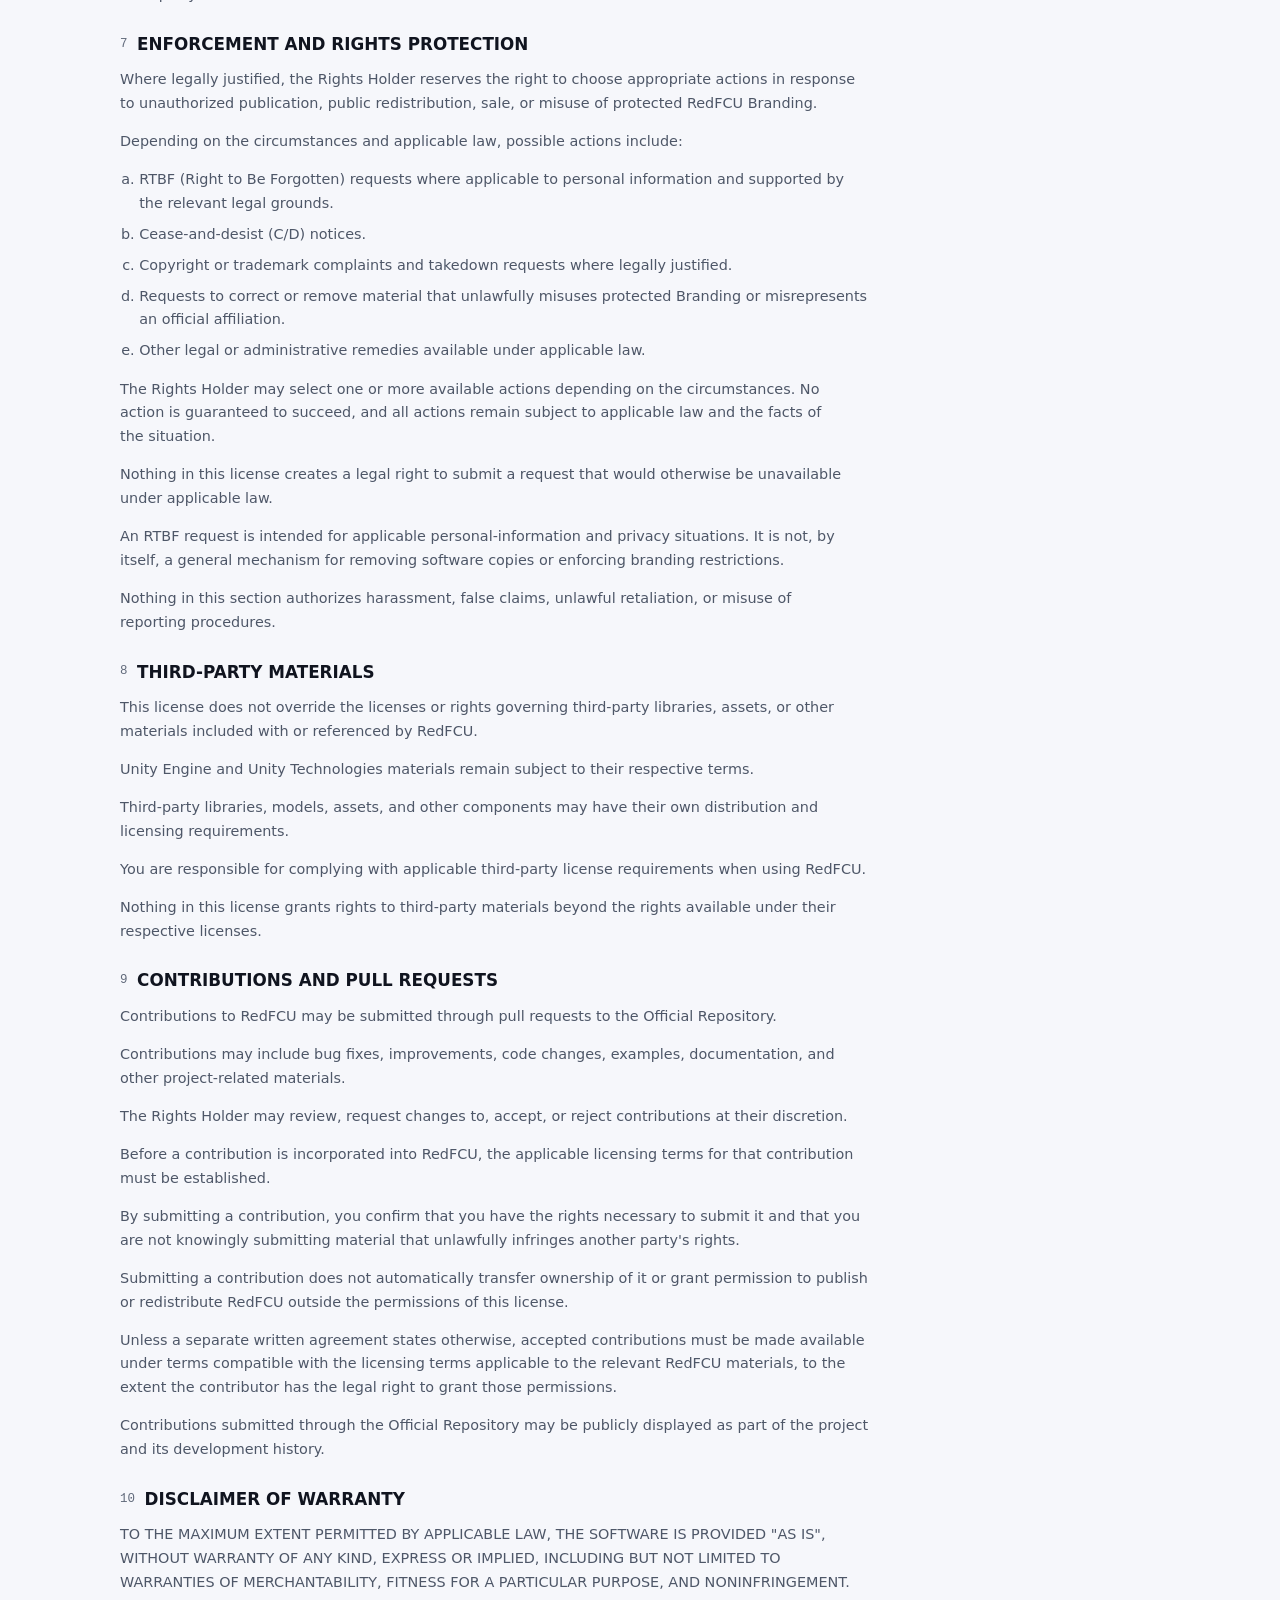
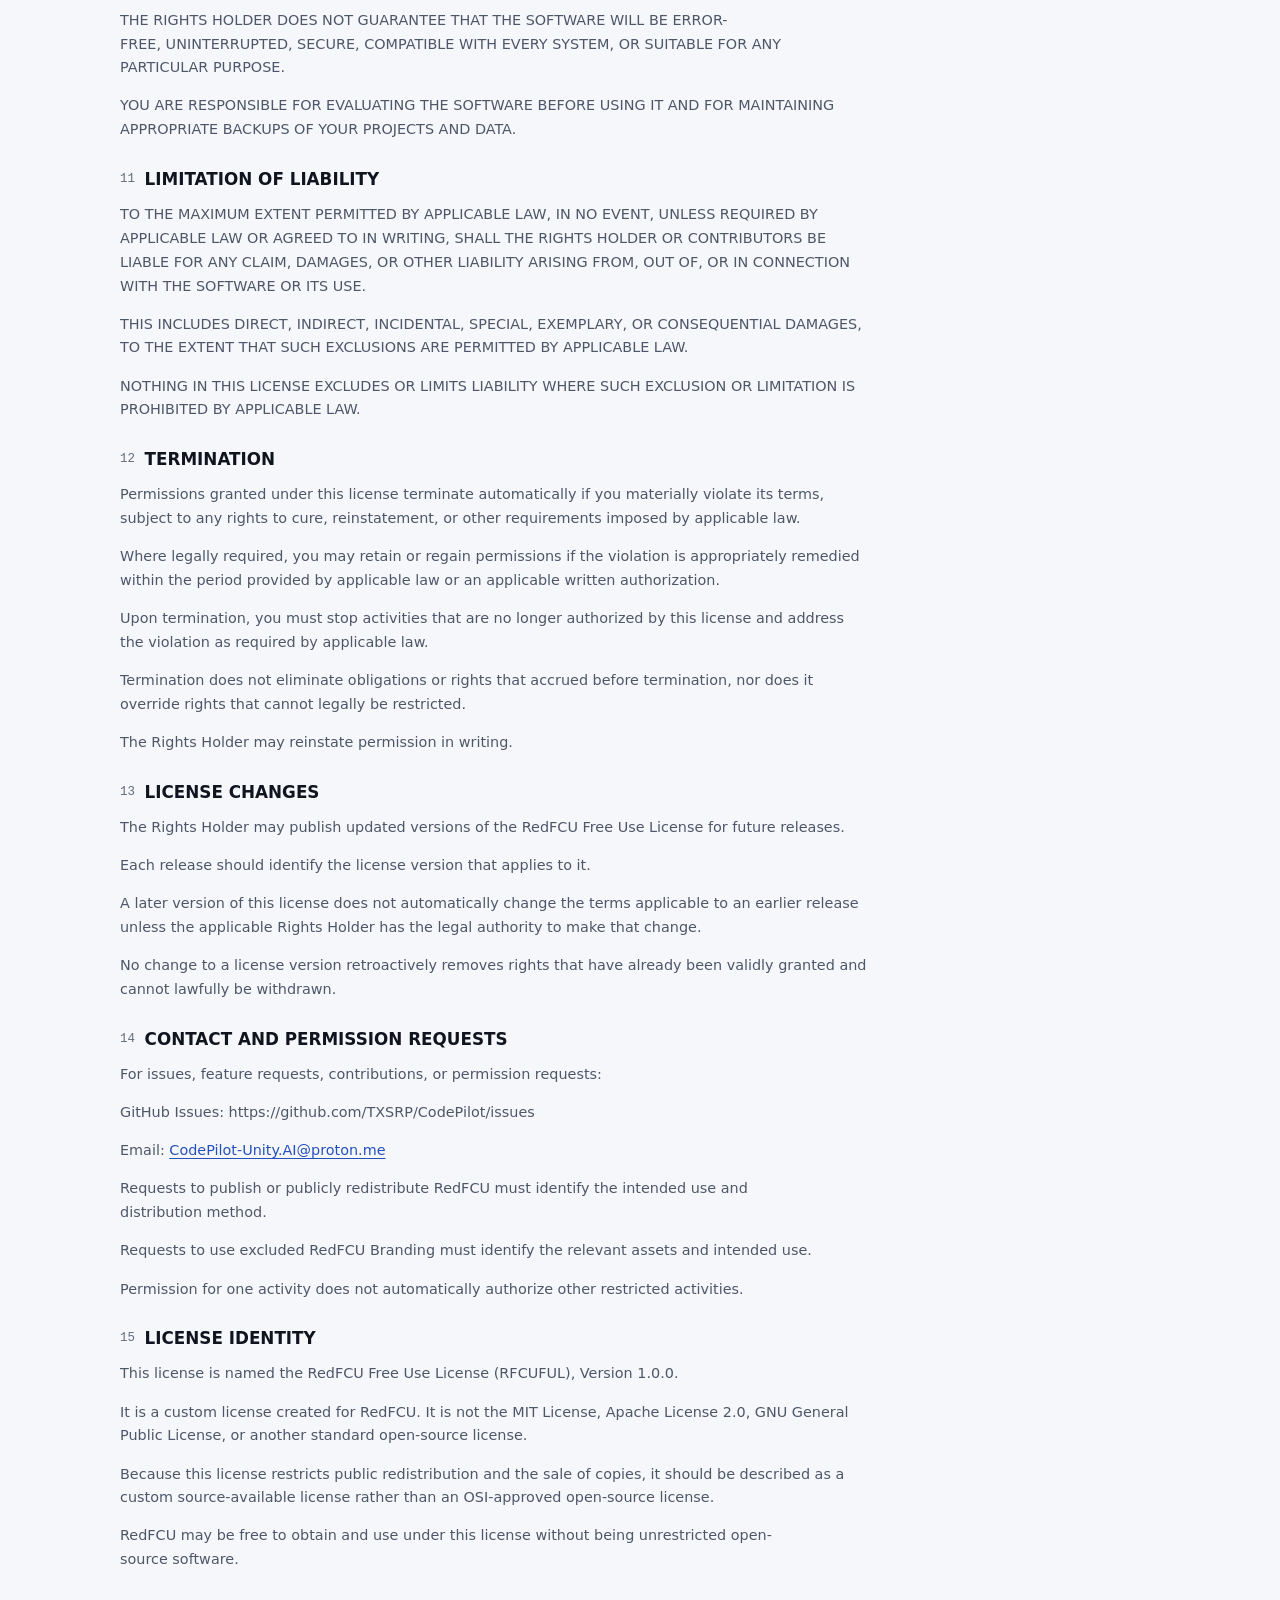
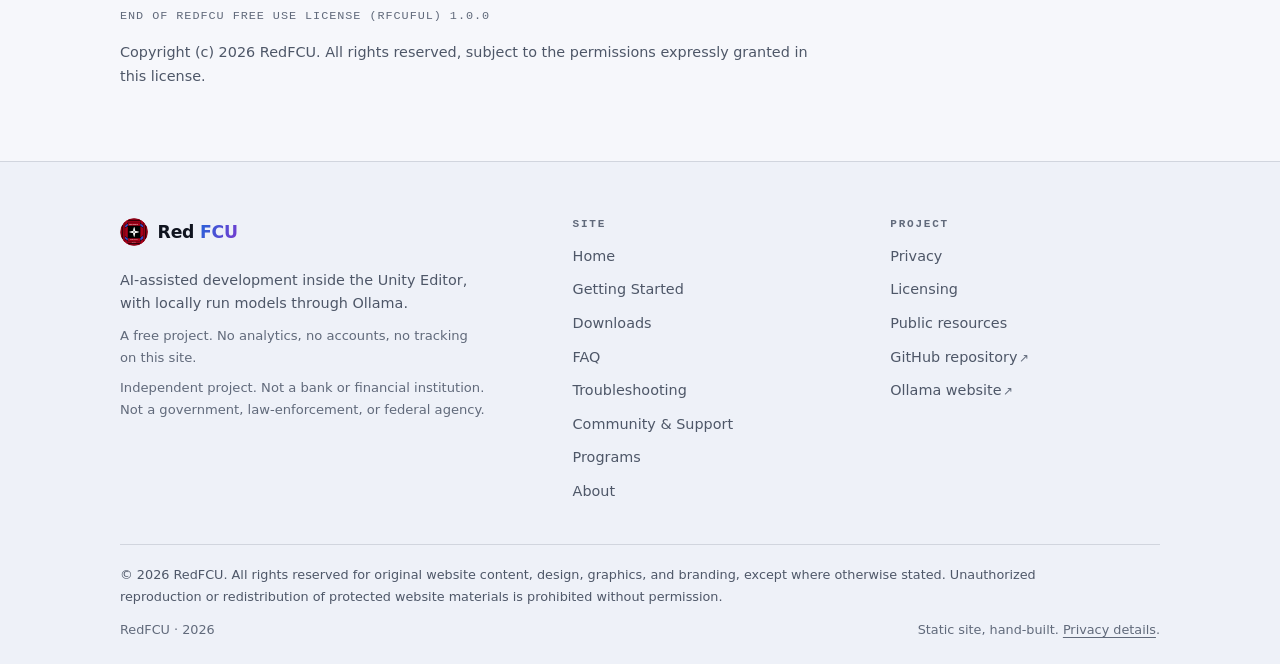
<file: licensing.html>
<!doctype html>
<html lang="en">
<head>
  <meta charset="utf-8">
  <meta name="viewport" content="width=device-width, initial-scale=1">
  <title>Licensing RedFCU</title>
  <meta name="description" content="RedFCU is free to use under the RedFCU Free Use License (RFCUFUL) 1.0.0, a custom source-available license that restricts public redistribution and sale. Full text included.">
  <meta name="theme-color" content="#080a10" media="(prefers-color-scheme: dark)">
  <meta name="theme-color" content="#f6f7fb" media="(prefers-color-scheme: light)">
  <meta property="og:type" content="website">
  <meta property="og:site_name" content="RedFCU">
  <meta property="og:title" content="Licensing RedFCU">
  <meta property="og:description" content="RedFCU is free to use under the RedFCU Free Use License (RFCUFUL) 1.0.0, a custom source-available license. Full text included.">
  <link rel="icon" href="assets/img/favicon-32.png" sizes="32x32" type="image/png">
    <link rel="icon" href="assets/img/red-fcu-logo-192.png" sizes="192x192" type="image/png">
    <link rel="apple-touch-icon" href="assets/img/apple-touch-icon.png">
  <link rel="stylesheet" href="assets/css/styles.css">
  <script src="assets/js/theme.js"></script>
  <script src="assets/js/main.js" defer></script>
  <script src="assets/js/staff.js" defer></script>
</head>
<body>
  <a class="skip-link" href="#main">Skip to content</a>

  <aside class="site-banner" aria-label="Important notice">
    <p class="container"><strong>Independent software project.</strong> Red Federal Code Union (RedFCU) is <strong>not</strong> a bank, credit union, or financial institution, and offers no financial products or services. It is <strong>not</strong> a government body, law-enforcement agency, or federal authority, and is <strong>not</strong> affiliated with, endorsed by, or acting for any government, regulator, police force, or financial institution. The name is branding only. RedFCU may offer project verification, creator verification, copyright assistance, project protection, and recommendation programs. These programs are informational and administrative in nature only. They do not constitute legal services, legal advice, legal representation, government certification, copyright registration, trademark registration, law-enforcement activity, or any determination of legal rights. <a href="about.html#name">Full notice</a>.</p>
  </aside>

  <header class="site-header">
    <div class="container header-inner">
      <a class="brand" href="home.html" aria-label="RedFCU home">
        <img src="assets/img/red-fcu-logo-96.png" alt="" width="28" height="28">
        <span class="brand-name">Red <span class="brand-accent">FCU</span></span>
      </a>

      <div class="header-tools">
        <button class="theme-toggle icon-btn" type="button" data-theme-toggle aria-label="Switch to light theme">
          <svg class="icon-sun" viewBox="0 0 24 24" fill="none" stroke="currentColor" stroke-width="1.8" stroke-linecap="round" aria-hidden="true" focusable="false">
            <circle cx="12" cy="12" r="4"></circle>
            <path d="M12 2v2M12 20v2M4.9 4.9l1.4 1.4M17.7 17.7l1.4 1.4M2 12h2M20 12h2M4.9 19.1l1.4-1.4M17.7 6.3l1.4-1.4"></path>
          </svg>
          <svg class="icon-moon" viewBox="0 0 24 24" fill="none" stroke="currentColor" stroke-width="1.8" stroke-linecap="round" stroke-linejoin="round" aria-hidden="true" focusable="false">
            <path d="M20 14.5A8.5 8.5 0 0 1 9.5 4a8.5 8.5 0 1 0 10.5 10.5Z"></path>
          </svg>
        </button>

        <button class="nav-toggle" type="button" data-nav-toggle aria-expanded="false" aria-controls="site-nav">
          <svg class="nav-icon-open" viewBox="0 0 24 24" fill="none" stroke="currentColor" stroke-width="1.8" stroke-linecap="round" aria-hidden="true" focusable="false">
            <path d="M3.5 6.5h17M3.5 12h17M3.5 17.5h17"></path>
          </svg>
          <svg class="nav-icon-close" viewBox="0 0 24 24" fill="none" stroke="currentColor" stroke-width="1.8" stroke-linecap="round" aria-hidden="true" focusable="false">
            <path d="M5 5l14 14M19 5L5 19"></path>
          </svg>
          <span data-nav-label>Menu</span>
        </button>
      </div>

      <nav class="site-nav" id="site-nav" aria-label="Primary">
        <ul>
          <li><a href="home.html">Home</a></li>
          <li><a href="getting-started.html">Getting Started</a></li>
          <li><a href="downloads.html">Downloads</a></li>
          <li><a href="faq.html">FAQ</a></li>
          <li><a href="troubleshooting.html">Troubleshooting</a></li>
          <li><a href="community.html">Community &amp; Support</a></li>
          <li><a href="programs.html">Programs</a></li>
          <li><a href="about.html">About</a></li>
        </ul>
      </nav>
    </div>
  </header>

  <main id="main" tabindex="-1">
    <div class="page-hero">
      <div class="container">
        <p class="kicker">Licensing</p>
        <h1>Licensing</h1>
        <p class="lede">RedFCU is free to use under the RedFCU Free Use License (RFCUFUL) 1.0.0: a custom, source-available license, not an open-source one.</p>
      </div>
    </div>

    <div class="page-body">
      <div class="container">
        <div class="prose">
          <div class="callout">
            <h2>Free to use, not open source</h2>
            <p>The RFCUFUL lets you use RedFCU at no cost, modify it, and share it privately. It does not let you publish copies or modified versions, or sell them, without written permission. It also keeps the RedFCU name and logos out of the general permissions.</p>
            <div class="btn-row">
              <a class="btn btn-secondary" href="#license-text">Read the full license text</a>
              <a class="btn btn-secondary" href="https://github.com/TXSRP/CodePilot/issues" rel="noopener">Request permission<span class="ext" aria-hidden="true">&#8599;</span><span class="sr-only"> (external site)</span></a>
            </div>
          </div>

          <h2>What you can do</h2>
          <ul>
            <li>Use RedFCU free of charge, for personal, educational, research, and commercial development work.</li>
            <li>Copy, modify, and merge the software for your own use, and keep private forks, backups, and modified versions.</li>
            <li>Share a copy privately, free of charge, with friends or other individual recipients.</li>
            <li>Share the official repository link or an authorized download link with anyone.</li>
            <li>Submit pull requests, including bug fixes, documentation, and other contributions.</li>
            <li>Keep the original branding on a permitted copy of the complete package.</li>
          </ul>

          <h2>What needs written permission</h2>
          <ul>
            <li>Publishing RedFCU, or uploading copies to public repositories, download sites, mirrors, or file hosting.</li>
            <li>Publishing or distributing a modified version.</li>
            <li>Selling, renting, or charging a fee for copies, including a fee disguised as packaging, access, or distribution.</li>
            <li>Repackaging RedFCU as your own product, or claiming to be its creator, owner, or official maintainer.</li>
            <li>Using another person or organization to do any of the above.</li>
          </ul>
          <p>Sharing a copy directly with a friend, free of charge, is permitted. Uploading that copy for anyone to download is not. Linking to the official repository or an authorized download is permitted.</p>

          <h2>Branding</h2>
          <p>Logos, wordmarks, icons, and other designated RedFCU branding are excluded from the general permissions. They may stay intact when you keep, use, modify, back up, or privately share a permitted copy of the complete package.</p>
          <p>They may not be distributed as standalone assets, used as the identity of another product, claimed as your own, sold, or used to imply an official affiliation or endorsement. Third-party branding stays with its own owners.</p>

          <h2>Termination and changes</h2>
          <p>Permissions end automatically if you materially violate the license, subject to any right to cure under applicable law. The rights holder may publish new license versions for future releases, and a later version does not automatically change the terms of an earlier one.</p>

          <h2>Third-party materials</h2>
          <p>The license does not override terms it does not own. Unity and Unity Technologies materials keep their own terms, as do third-party libraries, models, and assets. Ollama, which RedFCU uses for local models, is a separate project with its own license.</p>
          <p>Unity is a trademark of Unity Technologies. This site claims no affiliation with Unity Technologies or with Ollama.</p>

          <h2>The project's name</h2>
          <p>"Red Federal Code Union" and "RedFCU" are product names. They do not make this project a bank, credit union, financial institution, government body, law-enforcement agency, regulator, or labour union, and nothing here is an offer of financial or governmental services. The full notice is in <a href="about.html#name">About</a>.</p>

          <h2>This website's content</h2>
          <p>The text, design, and illustrations on this website were written for the RedFCU project. The RFCUFUL governs the software. The website's own content, design, graphics, and branding are reserved as stated in the footer, except where otherwise stated.</p>

          <h2>Contact and permission requests</h2>
          <p>Permission requests go through the project's <a href="https://github.com/TXSRP/CodePilot/issues" rel="noopener">issue tracker<span class="ext" aria-hidden="true">&#8599;</span><span class="sr-only"> (external site)</span></a> or by <a href="mailto:CodePilot-Unity.AI@proton.me">email</a>. A request to publish or redistribute has to say what you intend to distribute and how; a request to use the branding has to name the assets and the intended use. Permission for one activity does not authorize another.</p>

          <h2 id="license-text">Full license text</h2>
          <p>RedFCU Free Use License (RFCUFUL), version 1.0.0. Reproduced in full below.</p>
          <p>The text below is reproduced as supplied by the rights holder. The RFCUFUL is the license that governs the software.</p>

          <div class="license-doc">
            <dl class="lic-meta">
              <div><dt>License</dt><dd>RedFCU Free Use License (RFCUFUL)</dd></div>
              <div><dt>Version</dt><dd>1.0.0</dd></div>
              <div><dt>Release year</dt><dd>2026</dd></div>
              <div><dt>Project</dt><dd>RedFCU &mdash; Unity Development Assistant</dd></div>
              <div><dt>Rights holder</dt><dd>RedFCU</dd></div>
              <div><dt>Repository</dt><dd><a href="https://github.com/TXSRP/CodePilot/tree/main" rel="noopener">github.com/TXSRP/CodePilot<span class="ext" aria-hidden="true">&#8599;</span><span class="sr-only"> (external site)</span></a></dd></div>
            </dl>
            <p>Copyright (c) 2026 RedFCU</p>

            <h3><span class="lic-num">1</span>Purpose</h3>
            <p>The RedFCU Free Use License (RFCUFUL) governs the use, copying, modification, merging, private sharing, and other permitted activities involving RedFCU software.</p>
            <p>RedFCU is intended to remain free to obtain and use. This license allows users to use, copy, modify, merge, and privately share the Software for permitted purposes while restricting unauthorized public publication, public redistribution, and sale of copies.</p>
            <p>This license also establishes separate protections for official RedFCU logos, wordmarks, icons, and designated branding assets.</p>
            <p>By exercising permissions granted under this license, you agree to comply with its applicable terms and restrictions.</p>

            <h3><span class="lic-num">2</span>Definitions</h3>
            <p>"RedFCU" means the RedFCU Unity Development Assistant software and other materials expressly identified as being governed by this license.</p>
            <p>"RedFCU" means the source code and other software components covered by this license.</p>
            <p>"Rights Holder" means the person or legal entity that owns or is authorized to exercise the applicable rights in the relevant material.</p>
            <p>"RedFCU Branding" means official RedFCU logos, wordmarks, icons, branding images, and other designated visual identity assets owned by or legally controlled by the applicable rights holder.</p>
            <p>"Private Sharing" means providing a copy of the Software directly to friends or other individual recipients without charging a fee and without making the copy publicly available.</p>
            <p>"Public Redistribution" means publishing, uploading, releasing, or otherwise making copies of the Software available to the general public through public repositories, websites, download platforms, file-hosting services, or other public distribution channels.</p>
            <p>"Modified Version" means a version of the Software that has been changed, adapted, extended, or combined with other code.</p>
            <p>"Official Repository" means the RedFCU repository maintained at: https://github.com/TXSRP/CodePilot/tree/main</p>

            <h3><span class="lic-num">3</span>Permitted use</h3>
            <p>Subject to this license, you are permitted to:</p>
            <ol type="a">
              <li>Use RedFCU free of charge.</li>
              <li>Make copies of RedFCU for your own use.</li>
              <li>Modify the Software for your own use.</li>
              <li>Merge the Software with other code for your own use.</li>
              <li>Use RedFCU for personal, educational, research, and commercial development activities.</li>
              <li>Retain the original RedFCU Branding when using a permitted copy of the complete Software package.</li>
              <li>Share copies of RedFCU privately with friends or other individual recipients, provided that the copies are shared free of charge and are not made publicly available.</li>
              <li>Share the official RedFCU repository link and authorized official download links with other people.</li>
              <li>Submit pull requests to the Official Repository, including bug fixes, improvements, code changes, documentation, and other contributions.</li>
              <li>Maintain private copies, private forks, backups, and Modified Versions for your own permitted use.</li>
            </ol>
            <p>These permissions do not grant ownership of RedFCU or its Branding.</p>
            <p>Permission to use, copy, modify, merge, or privately share the Software does not grant permission to publicly redistribute copies.</p>

            <h3><span class="lic-num">4</span>Restrictions on publication and redistribution</h3>
            <p>Unless the Rights Holder grants prior written permission, you may NOT:</p>
            <ol type="a">
              <li>Publish or publicly redistribute copies of RedFCU.</li>
              <li>Upload copies of RedFCU to public repositories, download websites, file-hosting services, or other public distribution platforms.</li>
              <li>Sell, rent, sublicense, or charge a fee specifically for copies of RedFCU or Modified Versions.</li>
              <li>Publish or publicly redistribute Modified Versions of RedFCU.</li>
              <li>Repackage RedFCU and present it as your own software product.</li>
              <li>Claim to be the original creator, owner, or official maintainer of RedFCU without authorization.</li>
              <li>Create unauthorized public mirrors, download pages, or public releases containing copies of RedFCU.</li>
              <li>Circumvent these restrictions by using another person, account, or organization to perform an activity prohibited by this license.</li>
              <li>Charge another person specifically for providing a copy of RedFCU, including by disguising the charge as a packaging, access, or distribution fee.</li>
            </ol>
            <p>These restrictions do NOT prohibit the private sharing expressly allowed under Section 3.</p>
            <p>Sharing a copy directly with a friend for free is permitted. Uploading that copy to a public website or repository for anyone to download is not permitted without prior written permission.</p>
            <p>Sharing an official RedFCU repository link or authorized download link is permitted and is not considered unauthorized Public Redistribution.</p>
            <p>Any redistribution authorized by the Rights Holder must comply with the conditions of that authorization.</p>

            <h3><span class="lic-num">5</span>RedFCU branding</h3>
            <p>RedFCU Branding is expressly excluded from the general permissions granted under this license, except for the limited permissions expressly stated in this section.</p>
            <p>The complete RedFCU Software package may contain official branding. The original branding may remain intact when a user retains, uses, modifies, backs up, or privately shares a permitted copy of the complete package.</p>
            <p>However, this license does NOT grant permission to independently extract, publish, redistribute, sell, or reuse RedFCU logos and branding images.</p>
            <p>Unless separately authorized by the Rights Holder or otherwise permitted by applicable law, you may NOT:</p>
            <ol type="a">
              <li>Distribute RedFCU logos or branding images as standalone assets.</li>
              <li>Use RedFCU Branding as the official identity of another product, project, organization, or service.</li>
              <li>Claim RedFCU Branding as your own.</li>
              <li>Falsely imply that a product or project is officially affiliated with, sponsored by, approved by, or endorsed by RedFCU.</li>
              <li>Remove or alter applicable ownership notices for the purpose of misrepresenting the origin of the Branding.</li>
              <li>Sell or independently redistribute official RedFCU Branding.</li>
            </ol>
            <p>Separate permission is required for uses of excluded Branding that are not otherwise permitted by applicable law.</p>
            <p>Third-party branding and assets remain subject to their respective owners' rights and licensing terms.</p>

            <h3><span class="lic-num">6</span>Modifications and merging</h3>
            <p>You may modify or merge the Software for purposes permitted by Section 3.</p>
            <p>You may keep your own modifications for personal or other permitted use.</p>
            <p>You may privately share a Modified Version with friends or other individual recipients, provided that the sharing is free of charge and complies with this license.</p>
            <p>Modified Versions remain subject to the publication and redistribution restrictions in Section 4.</p>
            <p>You may not publicly publish or distribute a Modified Version without prior written permission from the Rights Holder.</p>
            <p>Modifying, merging, or extending the Software does not grant ownership of the original RedFCU materials or its Branding.</p>
            <p>This license does not grant rights to third-party code beyond the rights available under the applicable third-party licenses.</p>

            <h3><span class="lic-num">7</span>Enforcement and rights protection</h3>
            <p>Where legally justified, the Rights Holder reserves the right to choose appropriate actions in response to unauthorized publication, public redistribution, sale, or misuse of protected RedFCU Branding.</p>
            <p>Depending on the circumstances and applicable law, possible actions include:</p>
            <ol type="a">
              <li>RTBF (Right to Be Forgotten) requests where applicable to personal information and supported by the relevant legal grounds.</li>
              <li>Cease-and-desist (C/D) notices.</li>
              <li>Copyright or trademark complaints and takedown requests where legally justified.</li>
              <li>Requests to correct or remove material that unlawfully misuses protected Branding or misrepresents an official affiliation.</li>
              <li>Other legal or administrative remedies available under applicable law.</li>
            </ol>
            <p>The Rights Holder may select one or more available actions depending on the circumstances. No action is guaranteed to succeed, and all actions remain subject to applicable law and the facts of the situation.</p>
            <p>Nothing in this license creates a legal right to submit a request that would otherwise be unavailable under applicable law.</p>
            <p>An RTBF request is intended for applicable personal-information and privacy situations. It is not, by itself, a general mechanism for removing software copies or enforcing branding restrictions.</p>
            <p>Nothing in this section authorizes harassment, false claims, unlawful retaliation, or misuse of reporting procedures.</p>

            <h3><span class="lic-num">8</span>Third-party materials</h3>
            <p>This license does not override the licenses or rights governing third-party libraries, assets, or other materials included with or referenced by RedFCU.</p>
            <p>Unity Engine and Unity Technologies materials remain subject to their respective terms.</p>
            <p>Third-party libraries, models, assets, and other components may have their own distribution and licensing requirements.</p>
            <p>You are responsible for complying with applicable third-party license requirements when using RedFCU.</p>
            <p>Nothing in this license grants rights to third-party materials beyond the rights available under their respective licenses.</p>

            <h3><span class="lic-num">9</span>Contributions and pull requests</h3>
            <p>Contributions to RedFCU may be submitted through pull requests to the Official Repository.</p>
            <p>Contributions may include bug fixes, improvements, code changes, examples, documentation, and other project-related materials.</p>
            <p>The Rights Holder may review, request changes to, accept, or reject contributions at their discretion.</p>
            <p>Before a contribution is incorporated into RedFCU, the applicable licensing terms for that contribution must be established.</p>
            <p>By submitting a contribution, you confirm that you have the rights necessary to submit it and that you are not knowingly submitting material that unlawfully infringes another party's rights.</p>
            <p>Submitting a contribution does not automatically transfer ownership of it or grant permission to publish or redistribute RedFCU outside the permissions of this license.</p>
            <p>Unless a separate written agreement states otherwise, accepted contributions must be made available under terms compatible with the licensing terms applicable to the relevant RedFCU materials, to the extent the contributor has the legal right to grant those permissions.</p>
            <p>Contributions submitted through the Official Repository may be publicly displayed as part of the project and its development history.</p>

            <h3><span class="lic-num">10</span>Disclaimer of warranty</h3>
            <p>TO THE MAXIMUM EXTENT PERMITTED BY APPLICABLE LAW, THE SOFTWARE IS PROVIDED "AS IS", WITHOUT WARRANTY OF ANY KIND, EXPRESS OR IMPLIED, INCLUDING BUT NOT LIMITED TO WARRANTIES OF MERCHANTABILITY, FITNESS FOR A PARTICULAR PURPOSE, AND NONINFRINGEMENT.</p>
            <p>THE RIGHTS HOLDER DOES NOT GUARANTEE THAT THE SOFTWARE WILL BE ERROR-FREE, UNINTERRUPTED, SECURE, COMPATIBLE WITH EVERY SYSTEM, OR SUITABLE FOR ANY PARTICULAR PURPOSE.</p>
            <p>YOU ARE RESPONSIBLE FOR EVALUATING THE SOFTWARE BEFORE USING IT AND FOR MAINTAINING APPROPRIATE BACKUPS OF YOUR PROJECTS AND DATA.</p>

            <h3><span class="lic-num">11</span>Limitation of liability</h3>
            <p>TO THE MAXIMUM EXTENT PERMITTED BY APPLICABLE LAW, IN NO EVENT, UNLESS REQUIRED BY APPLICABLE LAW OR AGREED TO IN WRITING, SHALL THE RIGHTS HOLDER OR CONTRIBUTORS BE LIABLE FOR ANY CLAIM, DAMAGES, OR OTHER LIABILITY ARISING FROM, OUT OF, OR IN CONNECTION WITH THE SOFTWARE OR ITS USE.</p>
            <p>THIS INCLUDES DIRECT, INDIRECT, INCIDENTAL, SPECIAL, EXEMPLARY, OR CONSEQUENTIAL DAMAGES, TO THE EXTENT THAT SUCH EXCLUSIONS ARE PERMITTED BY APPLICABLE LAW.</p>
            <p>NOTHING IN THIS LICENSE EXCLUDES OR LIMITS LIABILITY WHERE SUCH EXCLUSION OR LIMITATION IS PROHIBITED BY APPLICABLE LAW.</p>

            <h3><span class="lic-num">12</span>Termination</h3>
            <p>Permissions granted under this license terminate automatically if you materially violate its terms, subject to any rights to cure, reinstatement, or other requirements imposed by applicable law.</p>
            <p>Where legally required, you may retain or regain permissions if the violation is appropriately remedied within the period provided by applicable law or an applicable written authorization.</p>
            <p>Upon termination, you must stop activities that are no longer authorized by this license and address the violation as required by applicable law.</p>
            <p>Termination does not eliminate obligations or rights that accrued before termination, nor does it override rights that cannot legally be restricted.</p>
            <p>The Rights Holder may reinstate permission in writing.</p>

            <h3><span class="lic-num">13</span>License changes</h3>
            <p>The Rights Holder may publish updated versions of the RedFCU Free Use License for future releases.</p>
            <p>Each release should identify the license version that applies to it.</p>
            <p>A later version of this license does not automatically change the terms applicable to an earlier release unless the applicable Rights Holder has the legal authority to make that change.</p>
            <p>No change to a license version retroactively removes rights that have already been validly granted and cannot lawfully be withdrawn.</p>

            <h3><span class="lic-num">14</span>Contact and permission requests</h3>
            <p>For issues, feature requests, contributions, or permission requests:</p>
            <p>GitHub Issues: https://github.com/TXSRP/CodePilot/issues</p>
            <p>Email: <a href="mailto:CodePilot-Unity.AI@proton.me">CodePilot-Unity.AI@proton.me</a></p>
            <p>Requests to publish or publicly redistribute RedFCU must identify the intended use and distribution method.</p>
            <p>Requests to use excluded RedFCU Branding must identify the relevant assets and intended use.</p>
            <p>Permission for one activity does not automatically authorize other restricted activities.</p>

            <h3><span class="lic-num">15</span>License identity</h3>
            <p>This license is named the RedFCU Free Use License (RFCUFUL), Version 1.0.0.</p>
            <p>It is a custom license created for RedFCU. It is not the MIT License, Apache License 2.0, GNU General Public License, or another standard open-source license.</p>
            <p>Because this license restricts public redistribution and the sale of copies, it should be described as a custom source-available license rather than an OSI-approved open-source license.</p>
            <p>RedFCU may be free to obtain and use under this license without being unrestricted open-source software.</p>

            <p class="lic-end">End of RedFCU Free Use License (RFCUFUL) 1.0.0</p>
            <p>Copyright (c) 2026 RedFCU. All rights reserved, subject to the permissions expressly granted in this license.</p>
          </div>

        </div>
      </div>
    </div>
  </main>

  <footer class="site-footer">
    <div class="container">
      <div class="footer-grid">
        <div class="footer-brand">
          <a class="brand" href="home.html" aria-label="RedFCU home">
            <img src="assets/img/red-fcu-logo-96.png" alt="" width="28" height="28">
            <span class="brand-name">Red <span class="brand-accent">FCU</span></span>
          </a>
          <p>AI-assisted development inside the Unity Editor, with locally run models through Ollama.</p>
          <p class="footer-note">A free project. No analytics, no accounts, no tracking on this site.</p>
          <p class="footer-note">Independent project. Not a bank or financial institution. Not a government, law-enforcement, or federal agency.</p>
        </div>

        <nav class="footer-col" aria-label="Footer site navigation">
          <h2>Site</h2>
          <ul>
            <li><a href="home.html">Home</a></li>
            <li><a href="getting-started.html">Getting Started</a></li>
            <li><a href="downloads.html">Downloads</a></li>
            <li><a href="faq.html">FAQ</a></li>
            <li><a href="troubleshooting.html">Troubleshooting</a></li>
            <li><a href="community.html">Community &amp; Support</a></li>
            <li><a href="programs.html">Programs</a></li>
            <li><a href="about.html">About</a></li>
          </ul>
        </nav>

        <div class="footer-col">
          <h2>Project</h2>
          <ul>
            <li><a href="privacy.html">Privacy</a></li>
            <li><a href="licensing.html">Licensing</a></li>
            <li><a href="index.html">Public resources</a></li>
            <li><a href="https://github.com/TXSRP/CodePilot" rel="noopener">GitHub repository<span class="ext" aria-hidden="true">&#8599;</span><span class="sr-only"> (external site)</span></a></li>
            <li><a href="https://ollama.com/" rel="noopener">Ollama website<span class="ext" aria-hidden="true">&#8599;</span><span class="sr-only"> (external site)</span></a></li>
          </ul>
        </div>
      </div>

      <div class="footer-bottom">
        <p class="footer-copy">&copy; 2026 RedFCU. All rights reserved for original website content, design, graphics, and branding, except where otherwise stated. Unauthorized reproduction or redistribution of protected website materials is prohibited without permission.</p>
        <p>RedFCU &middot; <span data-year>2026</span></p>
        <p>Static site, hand-built. <a href="privacy.html">Privacy details</a>.</p>
      </div>
    </div>
  </footer>
</body>
</html>
</file>
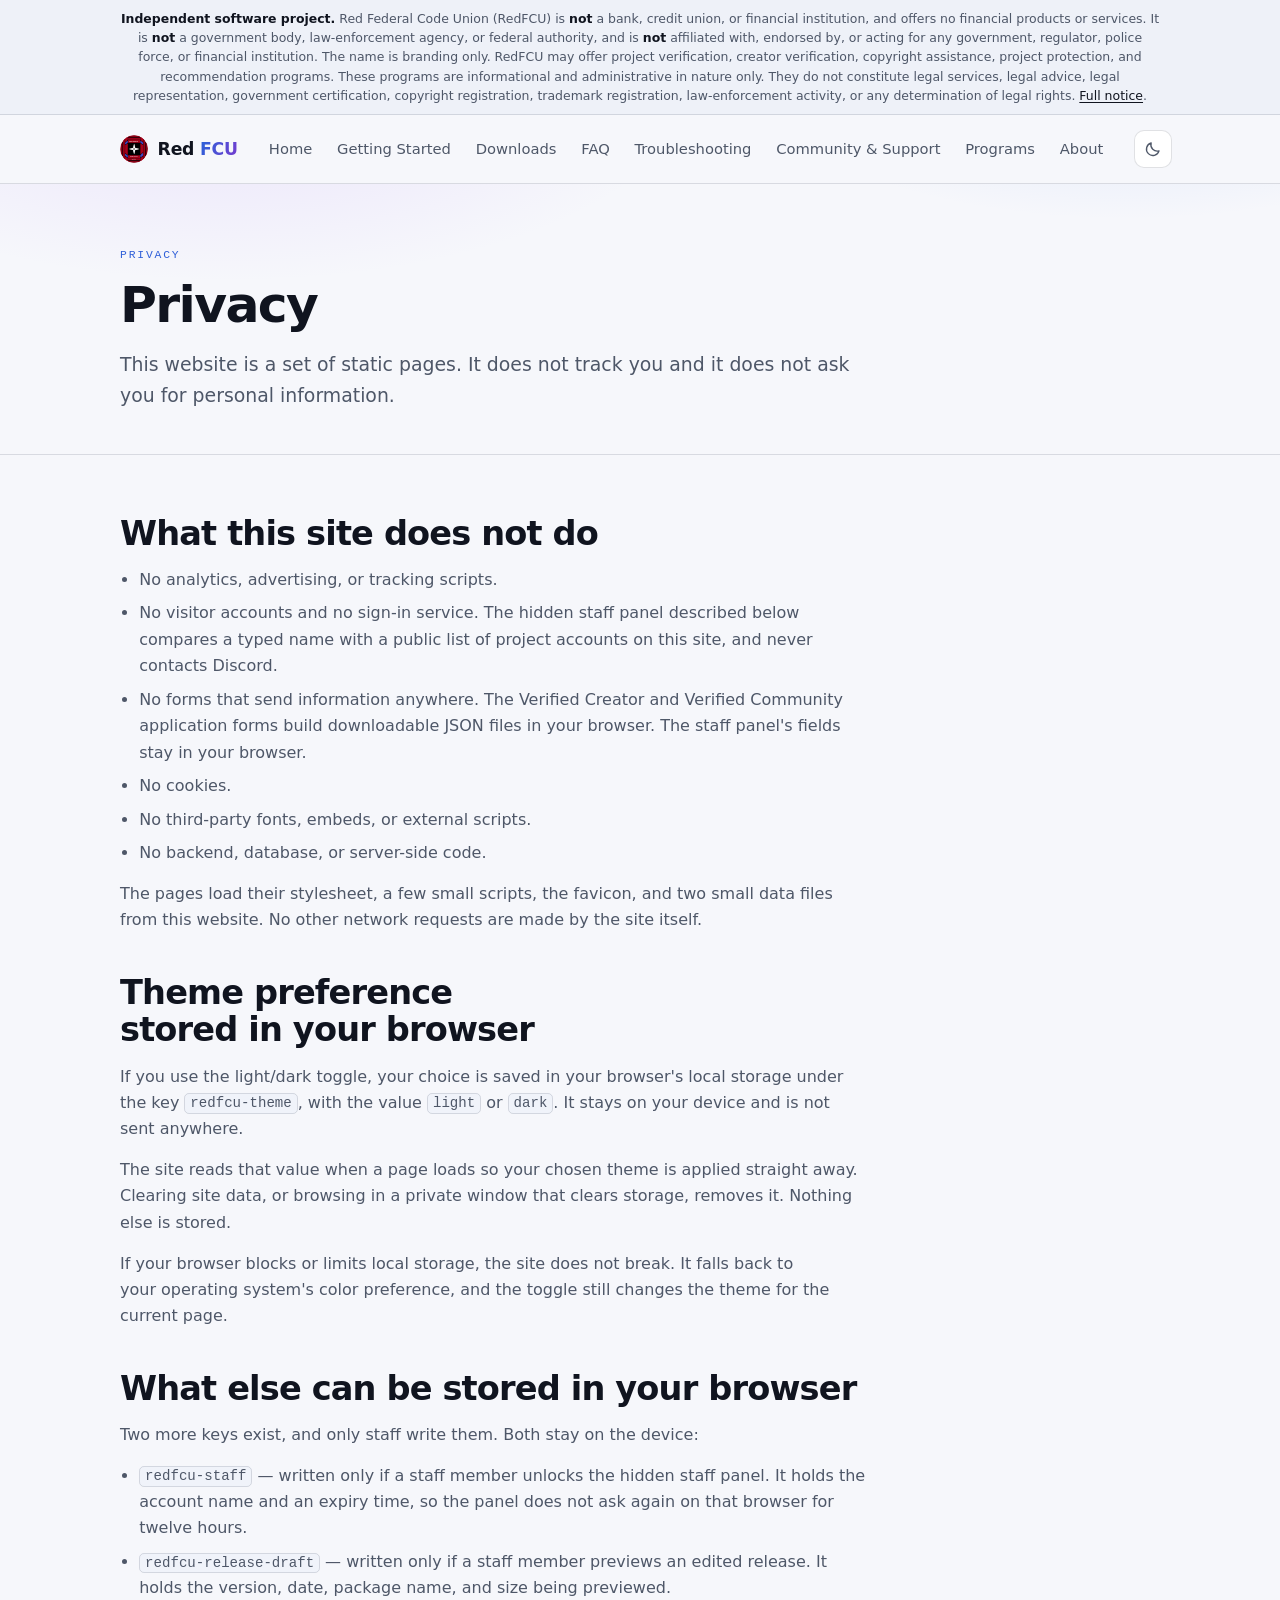
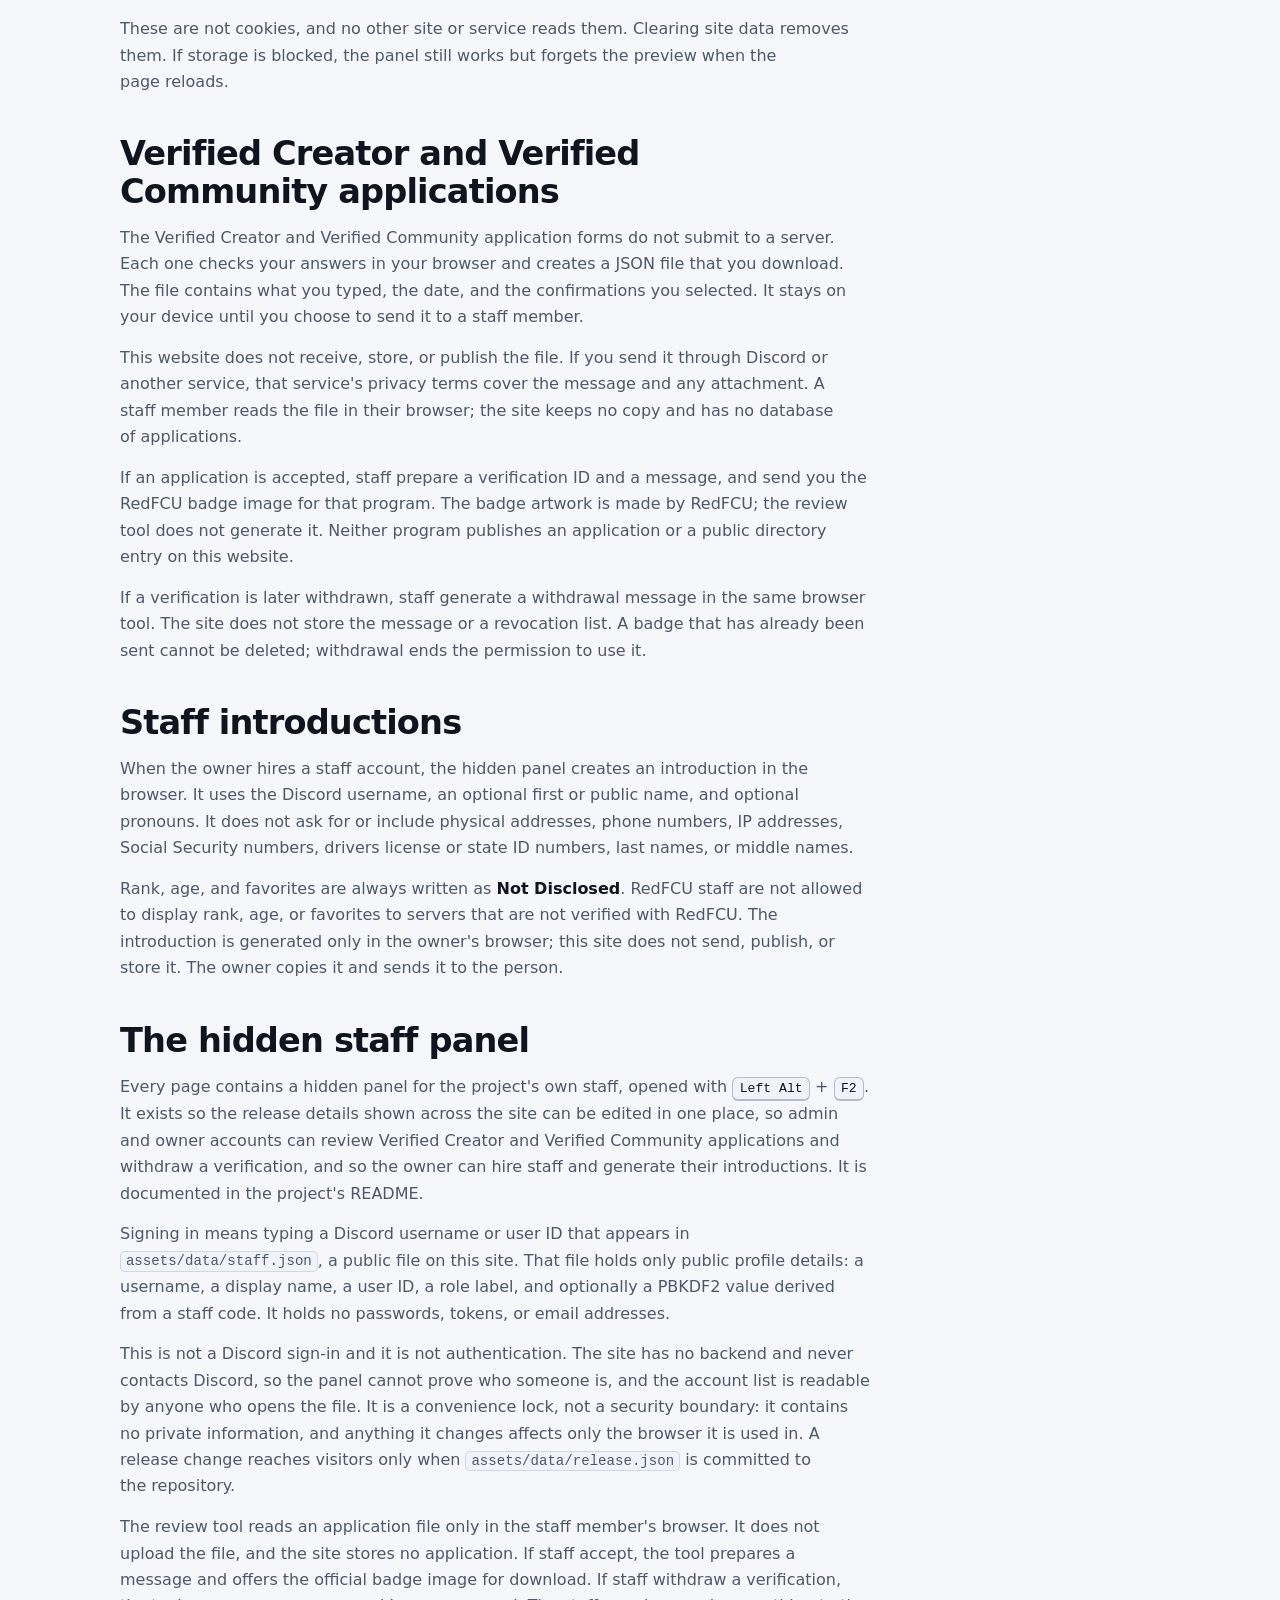
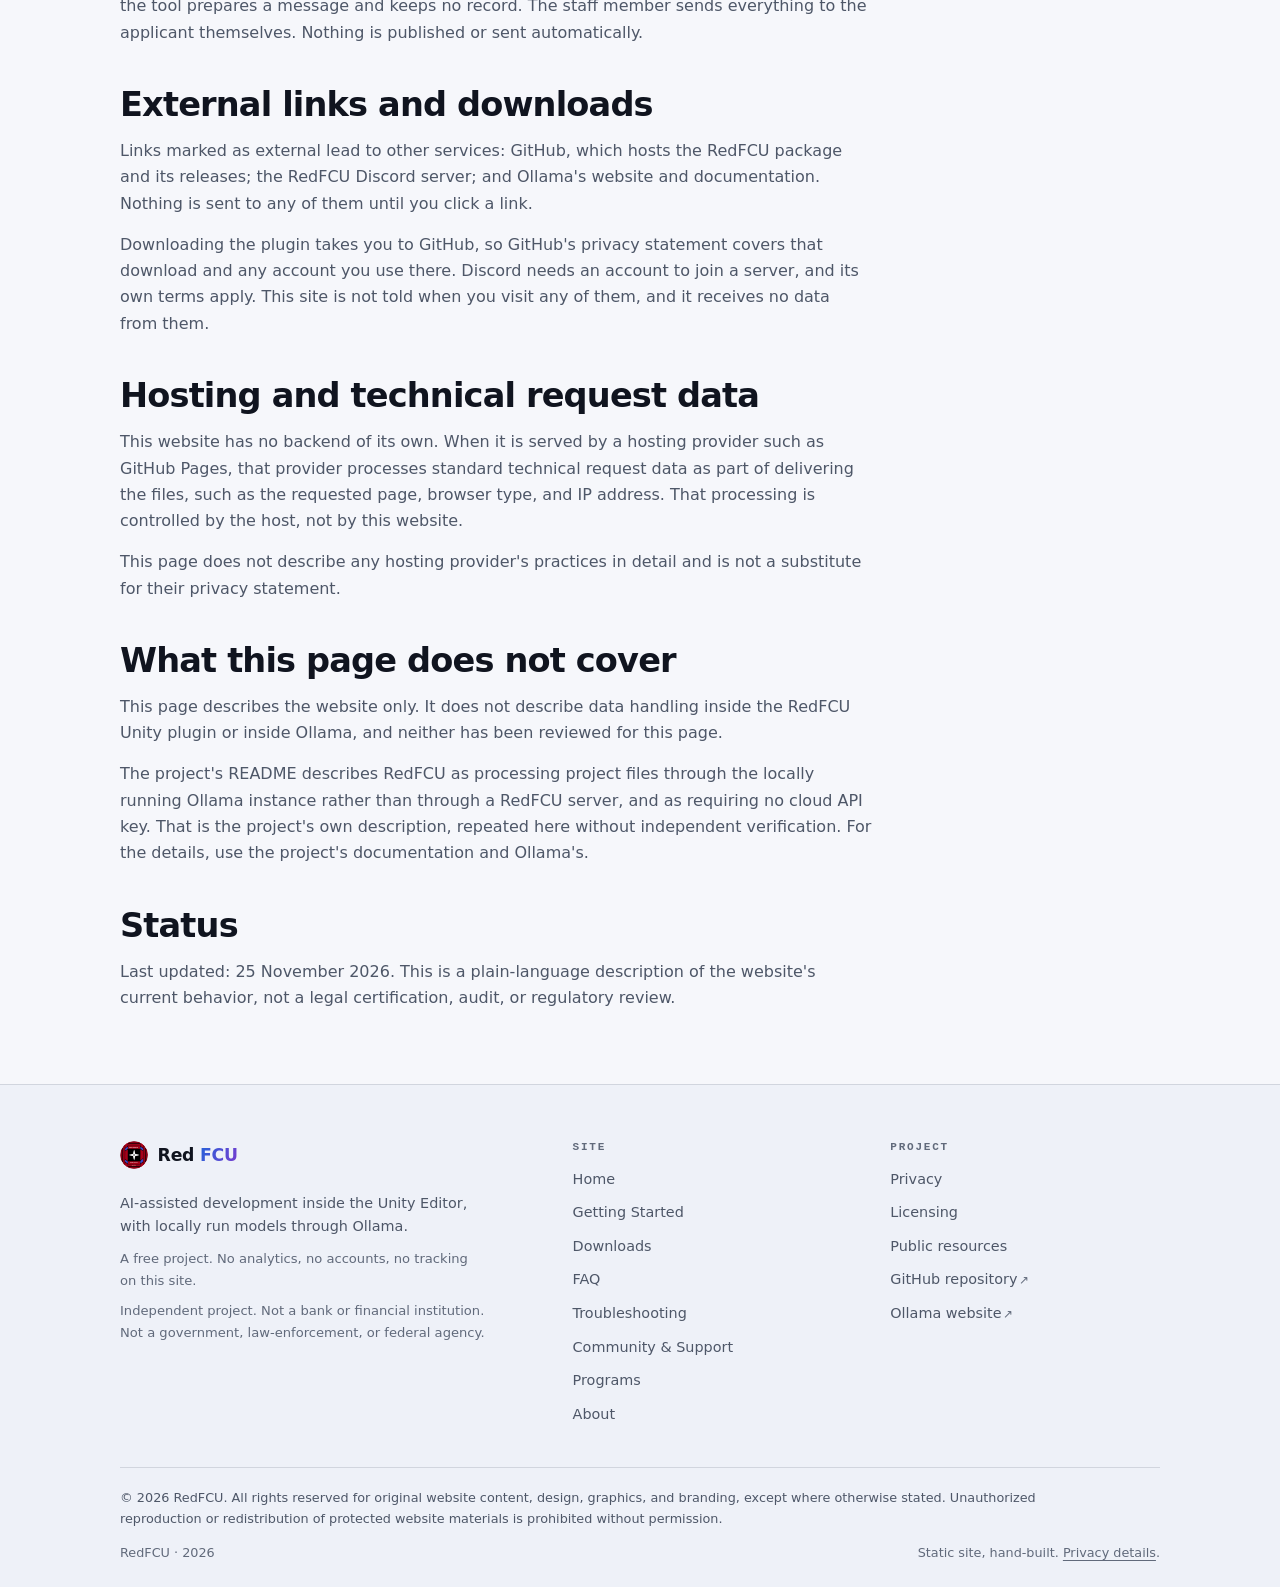
<file: privacy.html>
<!doctype html>
<html lang="en">
<head>
  <meta charset="utf-8">
  <meta name="viewport" content="width=device-width, initial-scale=1">
  <title>Privacy RedFCU</title>
  <meta name="description" content="How this website behaves: no analytics, no visitor accounts, no forms that send data, and a few local preferences stored in the visitor's browser.">
  <meta name="theme-color" content="#080a10" media="(prefers-color-scheme: dark)">
  <meta name="theme-color" content="#f6f7fb" media="(prefers-color-scheme: light)">
  <meta property="og:type" content="website">
  <meta property="og:site_name" content="RedFCU">
  <meta property="og:title" content="Privacy RedFCU">
  <meta property="og:description" content="No analytics, no trackers, no visitor accounts, and a few local preferences. A plain-language description of how this website behaves.">
  <link rel="icon" href="assets/img/favicon-32.png" sizes="32x32" type="image/png">
    <link rel="icon" href="assets/img/red-fcu-logo-192.png" sizes="192x192" type="image/png">
    <link rel="apple-touch-icon" href="assets/img/apple-touch-icon.png">
  <link rel="stylesheet" href="assets/css/styles.css">
  <script src="assets/js/theme.js"></script>
  <script src="assets/js/main.js" defer></script>
  <script src="assets/js/staff.js" defer></script>
</head>
<body>
  <a class="skip-link" href="#main">Skip to content</a>

  <aside class="site-banner" aria-label="Important notice">
    <p class="container"><strong>Independent software project.</strong> Red Federal Code Union (RedFCU) is <strong>not</strong> a bank, credit union, or financial institution, and offers no financial products or services. It is <strong>not</strong> a government body, law-enforcement agency, or federal authority, and is <strong>not</strong> affiliated with, endorsed by, or acting for any government, regulator, police force, or financial institution. The name is branding only. RedFCU may offer project verification, creator verification, copyright assistance, project protection, and recommendation programs. These programs are informational and administrative in nature only. They do not constitute legal services, legal advice, legal representation, government certification, copyright registration, trademark registration, law-enforcement activity, or any determination of legal rights. <a href="about.html#name">Full notice</a>.</p>
  </aside>

  <header class="site-header">
    <div class="container header-inner">
      <a class="brand" href="home.html" aria-label="RedFCU home">
        <img src="assets/img/red-fcu-logo-96.png" alt="" width="28" height="28">
        <span class="brand-name">Red <span class="brand-accent">FCU</span></span>
      </a>

      <div class="header-tools">
        <button class="theme-toggle icon-btn" type="button" data-theme-toggle aria-label="Switch to light theme">
          <svg class="icon-sun" viewBox="0 0 24 24" fill="none" stroke="currentColor" stroke-width="1.8" stroke-linecap="round" aria-hidden="true" focusable="false">
            <circle cx="12" cy="12" r="4"></circle>
            <path d="M12 2v2M12 20v2M4.9 4.9l1.4 1.4M17.7 17.7l1.4 1.4M2 12h2M20 12h2M4.9 19.1l1.4-1.4M17.7 6.3l1.4-1.4"></path>
          </svg>
          <svg class="icon-moon" viewBox="0 0 24 24" fill="none" stroke="currentColor" stroke-width="1.8" stroke-linecap="round" stroke-linejoin="round" aria-hidden="true" focusable="false">
            <path d="M20 14.5A8.5 8.5 0 0 1 9.5 4a8.5 8.5 0 1 0 10.5 10.5Z"></path>
          </svg>
        </button>

        <button class="nav-toggle" type="button" data-nav-toggle aria-expanded="false" aria-controls="site-nav">
          <svg class="nav-icon-open" viewBox="0 0 24 24" fill="none" stroke="currentColor" stroke-width="1.8" stroke-linecap="round" aria-hidden="true" focusable="false">
            <path d="M3.5 6.5h17M3.5 12h17M3.5 17.5h17"></path>
          </svg>
          <svg class="nav-icon-close" viewBox="0 0 24 24" fill="none" stroke="currentColor" stroke-width="1.8" stroke-linecap="round" aria-hidden="true" focusable="false">
            <path d="M5 5l14 14M19 5L5 19"></path>
          </svg>
          <span data-nav-label>Menu</span>
        </button>
      </div>

      <nav class="site-nav" id="site-nav" aria-label="Primary">
        <ul>
          <li><a href="home.html">Home</a></li>
          <li><a href="getting-started.html">Getting Started</a></li>
          <li><a href="downloads.html">Downloads</a></li>
          <li><a href="faq.html">FAQ</a></li>
          <li><a href="troubleshooting.html">Troubleshooting</a></li>
          <li><a href="community.html">Community &amp; Support</a></li>
          <li><a href="programs.html">Programs</a></li>
          <li><a href="about.html">About</a></li>
        </ul>
      </nav>
    </div>
  </header>

  <main id="main" tabindex="-1">
    <div class="page-hero">
      <div class="container">
        <p class="kicker">Privacy</p>
        <h1>Privacy</h1>
        <p class="lede">This website is a set of static pages. It does not track you and it does not ask you for personal information.</p>
      </div>
    </div>

    <div class="page-body">
      <div class="container">
        <div class="prose">
          <h2>What this site does not do</h2>
          <ul>
            <li>No analytics, advertising, or tracking scripts.</li>
            <li>No visitor accounts and no sign-in service. The hidden staff panel described below compares a typed name with a public list of project accounts on this site, and never contacts Discord.</li>
            <li>No forms that send information anywhere. The Verified Creator and Verified Community application forms build downloadable JSON files in your browser. The staff panel's fields stay in your browser.</li>
            <li>No cookies.</li>
            <li>No third-party fonts, embeds, or external scripts.</li>
            <li>No backend, database, or server-side code.</li>
          </ul>
          <p>The pages load their stylesheet, a few small scripts, the favicon, and two small data files from this website. No other network requests are made by the site itself.</p>

          <h2>Theme preference stored in your browser</h2>
          <p>If you use the light/dark toggle, your choice is saved in your browser's local storage under the key <code>redfcu-theme</code>, with the value <code>light</code> or <code>dark</code>. It stays on your device and is not sent anywhere.</p>
          <p>The site reads that value when a page loads so your chosen theme is applied straight away. Clearing site data, or browsing in a private window that clears storage, removes it. Nothing else is stored.</p>
          <p>If your browser blocks or limits local storage, the site does not break. It falls back to your operating system's color preference, and the toggle still changes the theme for the current page.</p>

          <h2>What else can be stored in your browser</h2>
          <p>Two more keys exist, and only staff write them. Both stay on the device:</p>
          <ul>
            <li><code>redfcu-staff</code> — written only if a staff member unlocks the hidden staff panel. It holds the account name and an expiry time, so the panel does not ask again on that browser for twelve hours.</li>
            <li><code>redfcu-release-draft</code> — written only if a staff member previews an edited release. It holds the version, date, package name, and size being previewed.</li>
          </ul>
          <p>These are not cookies, and no other site or service reads them. Clearing site data removes them. If storage is blocked, the panel still works but forgets the preview when the page reloads.</p>

          <h2>Verified Creator and Verified Community applications</h2>
          <p>The Verified Creator and Verified Community application forms do not submit to a server. Each one checks your answers in your browser and creates a JSON file that you download. The file contains what you typed, the date, and the confirmations you selected. It stays on your device until you choose to send it to a staff member.</p>
          <p>This website does not receive, store, or publish the file. If you send it through Discord or another service, that service's privacy terms cover the message and any attachment. A staff member reads the file in their browser; the site keeps no copy and has no database of applications.</p>
          <p>If an application is accepted, staff prepare a verification ID and a message, and send you the RedFCU badge image for that program. The badge artwork is made by RedFCU; the review tool does not generate it. Neither program publishes an application or a public directory entry on this website.</p>
          <p>If a verification is later withdrawn, staff generate a withdrawal message in the same browser tool. The site does not store the message or a revocation list. A badge that has already been sent cannot be deleted; withdrawal ends the permission to use it.</p>

          <h2>Staff introductions</h2>
          <p>When the owner hires a staff account, the hidden panel creates an introduction in the browser. It uses the Discord username, an optional first or public name, and optional pronouns. It does not ask for or include physical addresses, phone numbers, IP addresses, Social Security numbers, drivers license or state ID numbers, last names, or middle names.</p>
          <p>Rank, age, and favorites are always written as <strong>Not Disclosed</strong>. RedFCU staff are not allowed to display rank, age, or favorites to servers that are not verified with RedFCU. The introduction is generated only in the owner's browser; this site does not send, publish, or store it. The owner copies it and sends it to the person.</p>

          <h2>The hidden staff panel</h2>
          <p>Every page contains a hidden panel for the project's own staff, opened with <kbd>Left Alt</kbd> + <kbd>F2</kbd>. It exists so the release details shown across the site can be edited in one place, so admin and owner accounts can review Verified Creator and Verified Community applications and withdraw a verification, and so the owner can hire staff and generate their introductions. It is documented in the project's README.</p>
          <p>Signing in means typing a Discord username or user ID that appears in <code>assets/data/staff.json</code>, a public file on this site. That file holds only public profile details: a username, a display name, a user ID, a role label, and optionally a PBKDF2 value derived from a staff code. It holds no passwords, tokens, or email addresses.</p>
          <p>This is not a Discord sign-in and it is not authentication. The site has no backend and never contacts Discord, so the panel cannot prove who someone is, and the account list is readable by anyone who opens the file. It is a convenience lock, not a security boundary: it contains no private information, and anything it changes affects only the browser it is used in. A release change reaches visitors only when <code>assets/data/release.json</code> is committed to the repository.</p>
          <p>The review tool reads an application file only in the staff member's browser. It does not upload the file, and the site stores no application. If staff accept, the tool prepares a message and offers the official badge image for download. If staff withdraw a verification, the tool prepares a message and keeps no record. The staff member sends everything to the applicant themselves. Nothing is published or sent automatically.</p>

          <h2>External links and downloads</h2>
          <p>Links marked as external lead to other services: GitHub, which hosts the RedFCU package and its releases; the RedFCU Discord server; and Ollama's website and documentation. Nothing is sent to any of them until you click a link.</p>
          <p>Downloading the plugin takes you to GitHub, so GitHub's privacy statement covers that download and any account you use there. Discord needs an account to join a server, and its own terms apply. This site is not told when you visit any of them, and it receives no data from them.</p>

          <h2>Hosting and technical request data</h2>
          <p>This website has no backend of its own. When it is served by a hosting provider such as GitHub Pages, that provider processes standard technical request data as part of delivering the files, such as the requested page, browser type, and IP address. That processing is controlled by the host, not by this website.</p>
          <p>This page does not describe any hosting provider's practices in detail and is not a substitute for their privacy statement.</p>

          <h2>What this page does not cover</h2>
          <p>This page describes the website only. It does not describe data handling inside the RedFCU Unity plugin or inside Ollama, and neither has been reviewed for this page.</p>
          <p>The project's README describes RedFCU as processing project files through the locally running Ollama instance rather than through a RedFCU server, and as requiring no cloud API key. That is the project's own description, repeated here without independent verification. For the details, use the project's documentation and Ollama's.</p>

          <h2>Status</h2>
          <p>Last updated: 25 November 2026. This is a plain-language description of the website's current behavior, not a legal certification, audit, or regulatory review.</p>
        </div>
      </div>
    </div>
  </main>

  <footer class="site-footer">
    <div class="container">
      <div class="footer-grid">
        <div class="footer-brand">
          <a class="brand" href="home.html" aria-label="RedFCU home">
            <img src="assets/img/red-fcu-logo-96.png" alt="" width="28" height="28">
            <span class="brand-name">Red <span class="brand-accent">FCU</span></span>
          </a>
          <p>AI-assisted development inside the Unity Editor, with locally run models through Ollama.</p>
          <p class="footer-note">A free project. No analytics, no accounts, no tracking on this site.</p>
          <p class="footer-note">Independent project. Not a bank or financial institution. Not a government, law-enforcement, or federal agency.</p>
        </div>

        <nav class="footer-col" aria-label="Footer site navigation">
          <h2>Site</h2>
          <ul>
            <li><a href="home.html">Home</a></li>
            <li><a href="getting-started.html">Getting Started</a></li>
            <li><a href="downloads.html">Downloads</a></li>
            <li><a href="faq.html">FAQ</a></li>
            <li><a href="troubleshooting.html">Troubleshooting</a></li>
            <li><a href="community.html">Community &amp; Support</a></li>
            <li><a href="programs.html">Programs</a></li>
            <li><a href="about.html">About</a></li>
          </ul>
        </nav>

        <div class="footer-col">
          <h2>Project</h2>
          <ul>
            <li><a href="privacy.html">Privacy</a></li>
            <li><a href="licensing.html">Licensing</a></li>
            <li><a href="index.html">Public resources</a></li>
            <li><a href="https://github.com/TXSRP/CodePilot" rel="noopener">GitHub repository<span class="ext" aria-hidden="true">&#8599;</span><span class="sr-only"> (external site)</span></a></li>
            <li><a href="https://ollama.com/" rel="noopener">Ollama website<span class="ext" aria-hidden="true">&#8599;</span><span class="sr-only"> (external site)</span></a></li>
          </ul>
        </div>
      </div>

      <div class="footer-bottom">
        <p class="footer-copy">&copy; 2026 RedFCU. All rights reserved for original website content, design, graphics, and branding, except where otherwise stated. Unauthorized reproduction or redistribution of protected website materials is prohibited without permission.</p>
        <p>RedFCU &middot; <span data-year>2026</span></p>
        <p>Static site, hand-built. <a href="privacy.html">Privacy details</a>.</p>
      </div>
    </div>
  </footer>
</body>
</html>
</file>
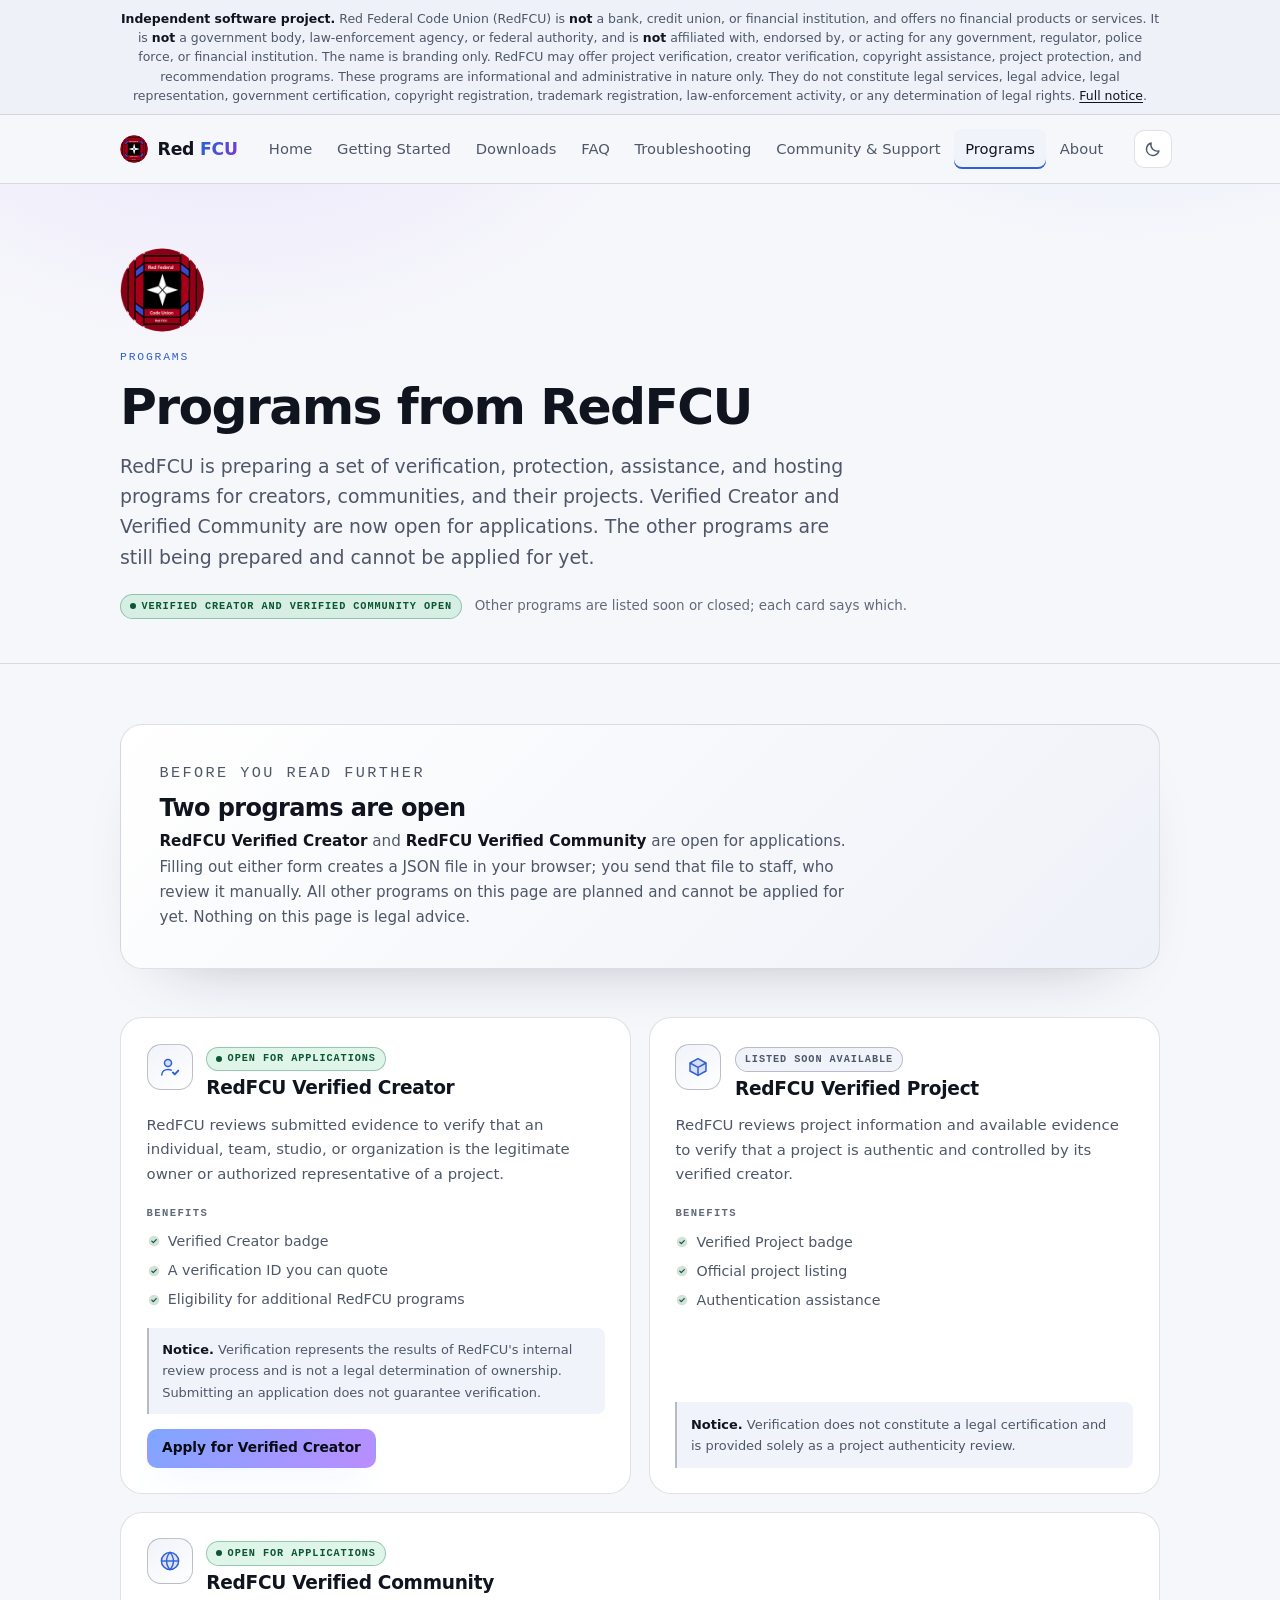
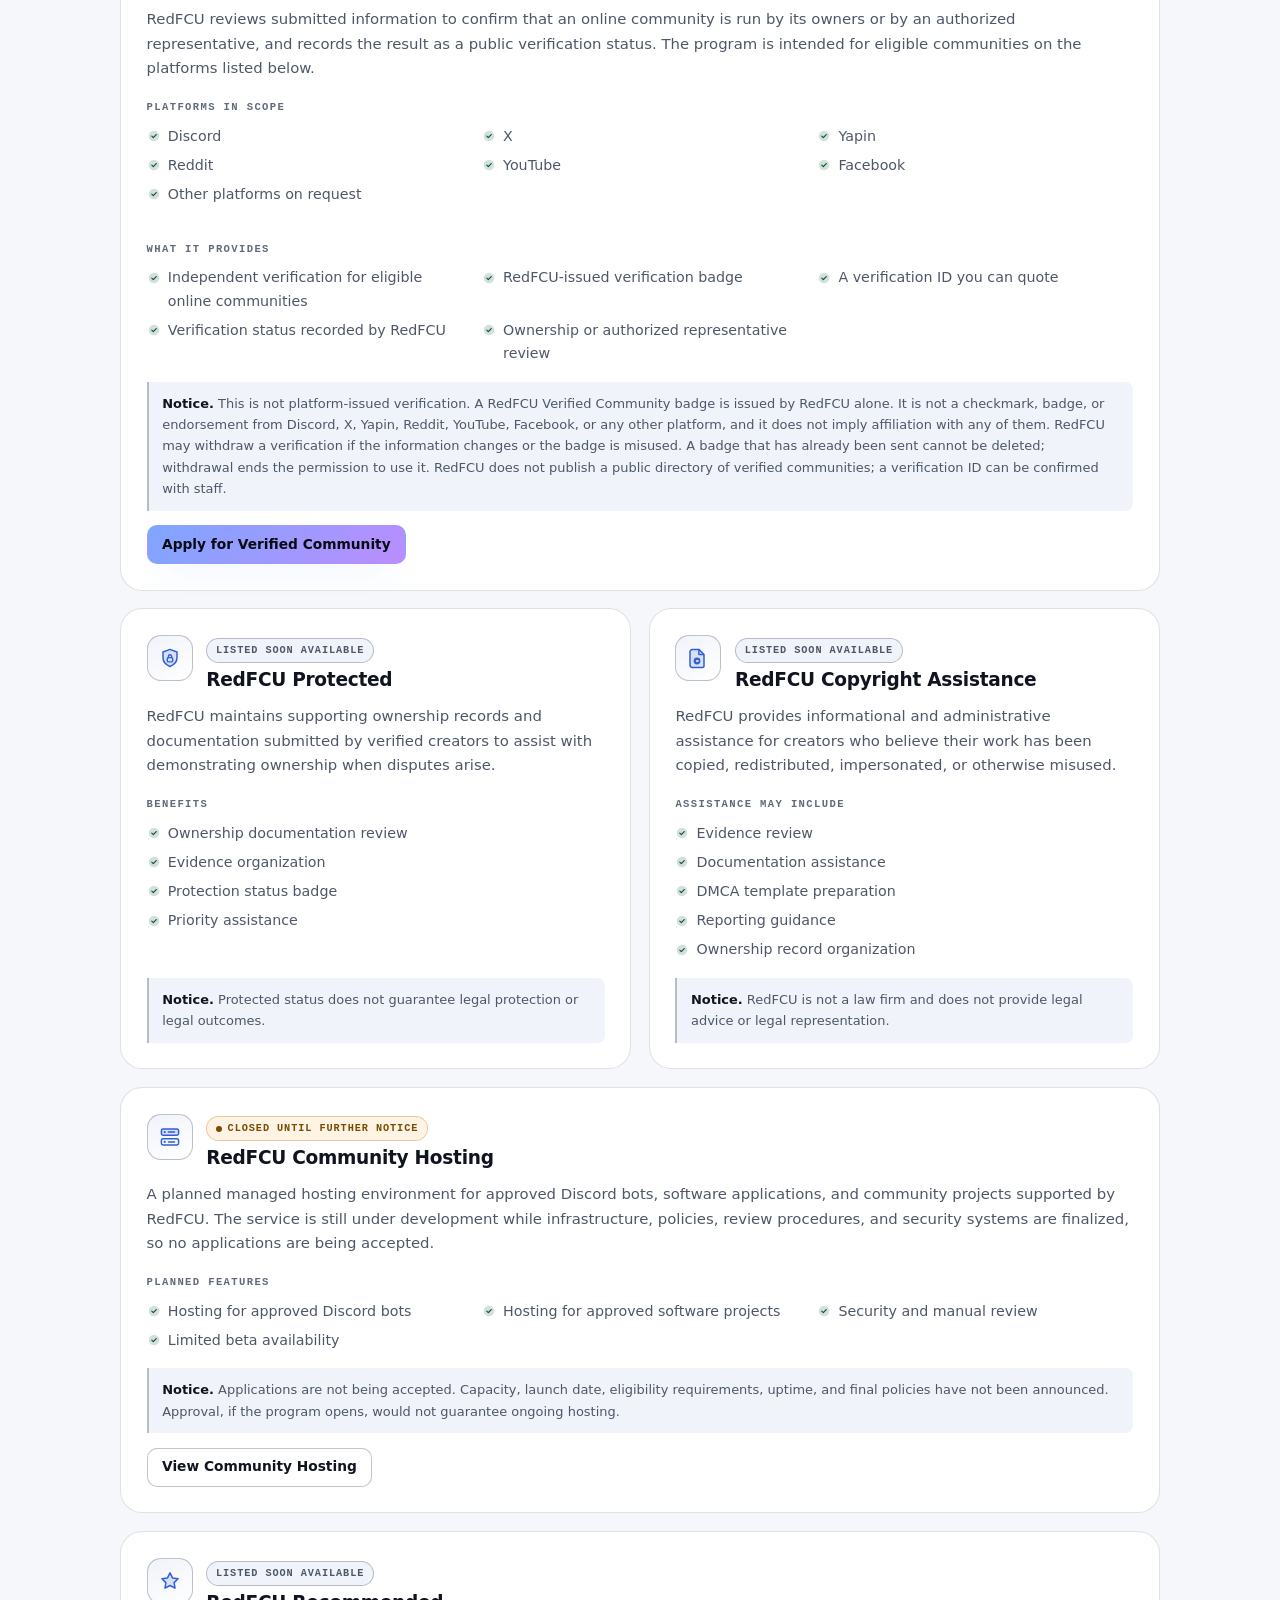
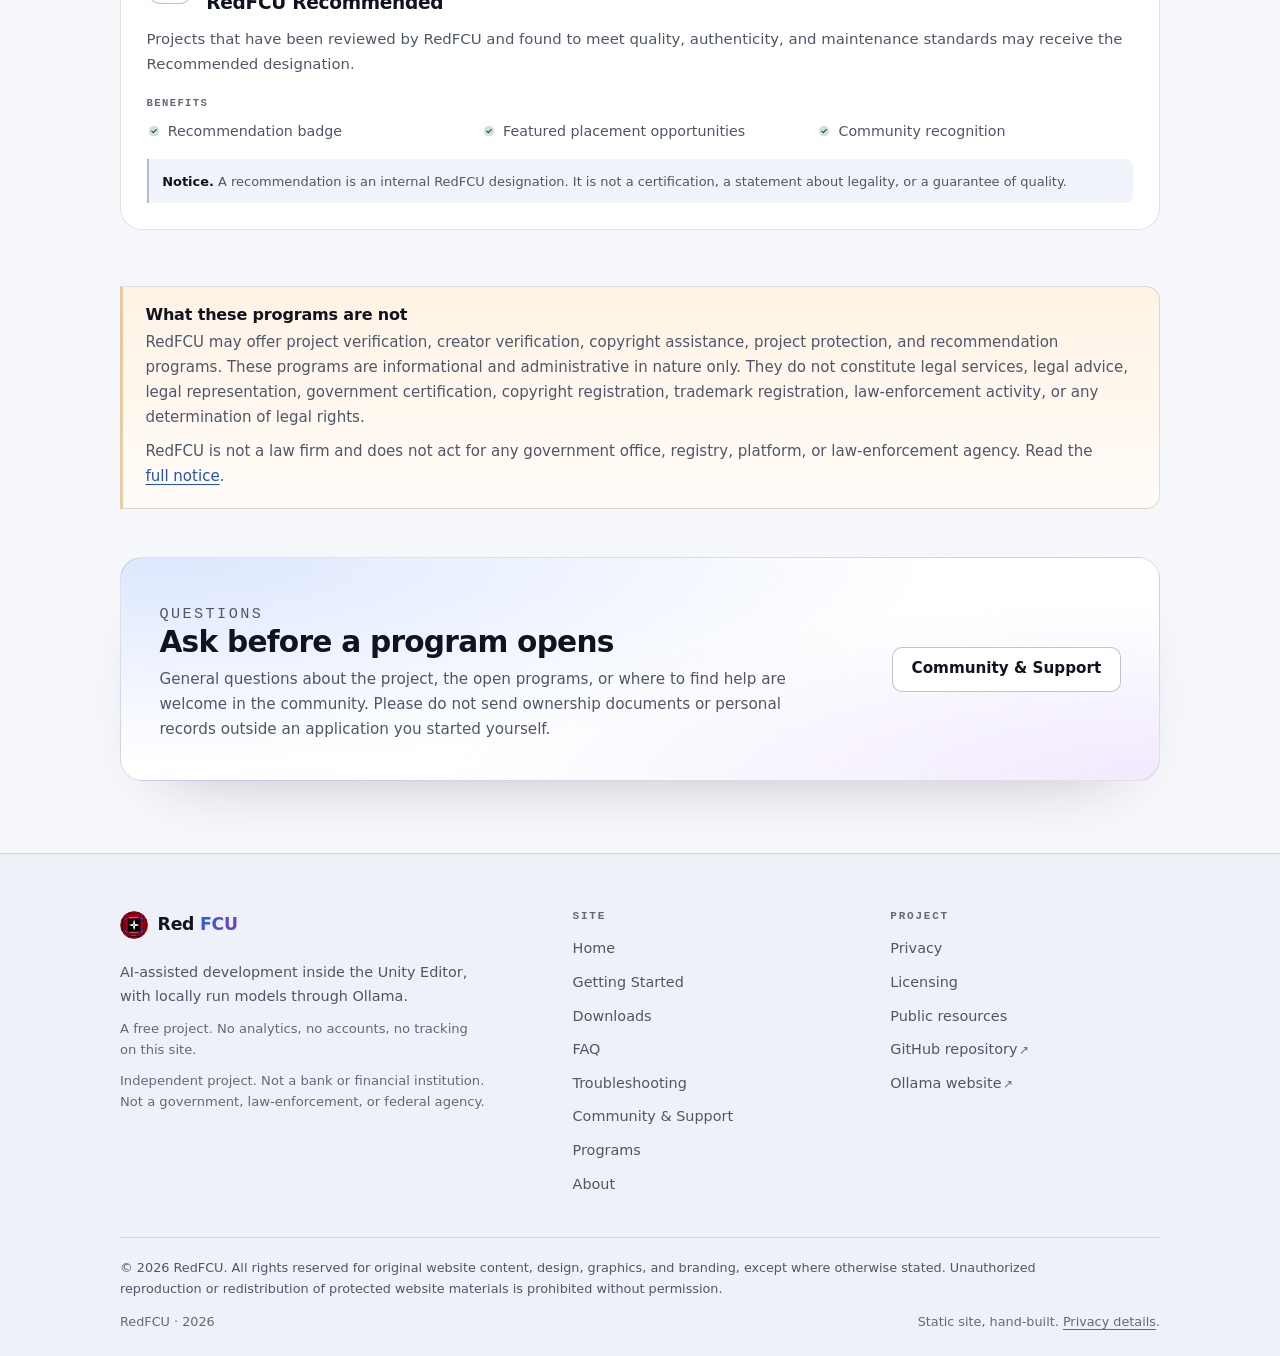
<file: programs.html>
<!doctype html>
<html lang="en">
<head>
  <meta charset="utf-8">
  <meta name="viewport" content="width=device-width, initial-scale=1">
  <title>Programs RedFCU</title>
  <meta name="description" content="RedFCU programs for creators, communities, and projects: Verified Creator and Verified Community are open for applications. Verified Project, Protected, Copyright Assistance, Community Hosting, and Recommended are not open yet.">
  <meta name="theme-color" content="#080a10" media="(prefers-color-scheme: dark)">
  <meta name="theme-color" content="#f6f7fb" media="(prefers-color-scheme: light)">
  <meta property="og:type" content="website">
  <meta property="og:site_name" content="RedFCU">
  <meta property="og:title" content="Programs RedFCU">
  <meta property="og:description" content="Verification, protection, assistance, and hosting programs for creators, communities, and projects. Verified Creator and Verified Community are open for applications.">
  <link rel="icon" href="assets/img/favicon-32.png" sizes="32x32" type="image/png">
  <link rel="icon" href="assets/img/red-fcu-logo-192.png" sizes="192x192" type="image/png">
  <link rel="apple-touch-icon" href="assets/img/apple-touch-icon.png">
  <link rel="stylesheet" href="assets/css/styles.css">
  <script src="assets/js/theme.js"></script>
  <script src="assets/js/main.js" defer></script>
  <script src="assets/js/staff.js" defer></script>
</head>
<body>
  <a class="skip-link" href="#main">Skip to content</a>

  <aside class="site-banner" aria-label="Important notice">
    <p class="container"><strong>Independent software project.</strong> Red Federal Code Union (RedFCU) is <strong>not</strong> a bank, credit union, or financial institution, and offers no financial products or services. It is <strong>not</strong> a government body, law-enforcement agency, or federal authority, and is <strong>not</strong> affiliated with, endorsed by, or acting for any government, regulator, police force, or financial institution. The name is branding only. RedFCU may offer project verification, creator verification, copyright assistance, project protection, and recommendation programs. These programs are informational and administrative in nature only. They do not constitute legal services, legal advice, legal representation, government certification, copyright registration, trademark registration, law-enforcement activity, or any determination of legal rights. <a href="about.html#name">Full notice</a>.</p>
  </aside>

  <header class="site-header">
    <div class="container header-inner">
      <a class="brand" href="home.html" aria-label="RedFCU home">
        <img src="assets/img/red-fcu-logo-96.png" alt="" width="28" height="28">
        <span class="brand-name">Red <span class="brand-accent">FCU</span></span>
      </a>

      <div class="header-tools">
        <button class="theme-toggle icon-btn" type="button" data-theme-toggle aria-label="Switch to light theme">
          <svg class="icon-sun" viewBox="0 0 24 24" fill="none" stroke="currentColor" stroke-width="1.8" stroke-linecap="round" aria-hidden="true" focusable="false">
            <circle cx="12" cy="12" r="4"></circle>
            <path d="M12 2v2M12 20v2M4.9 4.9l1.4 1.4M17.7 17.7l1.4 1.4M2 12h2M20 12h2M4.9 19.1l1.4-1.4M17.7 6.3l1.4-1.4"></path>
          </svg>
          <svg class="icon-moon" viewBox="0 0 24 24" fill="none" stroke="currentColor" stroke-width="1.8" stroke-linecap="round" stroke-linejoin="round" aria-hidden="true" focusable="false">
            <path d="M20 14.5A8.5 8.5 0 0 1 9.5 4a8.5 8.5 0 1 0 10.5 10.5Z"></path>
          </svg>
        </button>

        <button class="nav-toggle" type="button" data-nav-toggle aria-expanded="false" aria-controls="site-nav">
          <svg class="nav-icon-open" viewBox="0 0 24 24" fill="none" stroke="currentColor" stroke-width="1.8" stroke-linecap="round" aria-hidden="true" focusable="false">
            <path d="M3.5 6.5h17M3.5 12h17M3.5 17.5h17"></path>
          </svg>
          <svg class="nav-icon-close" viewBox="0 0 24 24" fill="none" stroke="currentColor" stroke-width="1.8" stroke-linecap="round" aria-hidden="true" focusable="false">
            <path d="M5 5l14 14M19 5L5 19"></path>
          </svg>
          <span data-nav-label>Menu</span>
        </button>
      </div>

      <nav class="site-nav" id="site-nav" aria-label="Primary">
        <ul>
          <li><a href="home.html">Home</a></li>
          <li><a href="getting-started.html">Getting Started</a></li>
          <li><a href="downloads.html">Downloads</a></li>
          <li><a href="faq.html">FAQ</a></li>
          <li><a href="troubleshooting.html">Troubleshooting</a></li>
          <li><a href="community.html">Community &amp; Support</a></li>
          <li><a href="programs.html" aria-current="page">Programs</a></li>
          <li><a href="about.html">About</a></li>
        </ul>
      </nav>
    </div>
  </header>

  <main id="main" tabindex="-1">
    <div class="page-hero">
      <div class="container">
        <img class="hero-mark" src="assets/img/red-fcu-logo-192.png" alt="Red Federal Code Union emblem: a white four-pointed star on a black field, inside a dark red circle" width="84" height="84">
        <p class="kicker">Programs</p>
        <h1>Programs from RedFCU</h1>
        <p class="lede">RedFCU is preparing a set of verification, protection, assistance, and hosting programs for creators, communities, and their projects. Verified Creator and Verified Community are now open for applications. The other programs are still being prepared and cannot be applied for yet.</p>
        <p class="program-state"><span class="program-status program-status-open"><span class="dot" aria-hidden="true"></span>Verified Creator and Verified Community open</span> <span class="program-state-note">Other programs are listed soon or closed; each card says which.</span></p>
      </div>
    </div>

    <div class="page-body">
      <div class="container">
        <div class="notice program-intro">
          <div>
            <p class="kicker">Before you read further</p>
            <h2>Two programs are open</h2>
            <p><strong>RedFCU Verified Creator</strong> and <strong>RedFCU Verified Community</strong> are open for applications. Filling out either form creates a JSON file in your browser; you send that file to staff, who review it manually. All other programs on this page are planned and cannot be applied for yet. Nothing on this page is legal advice.</p>
          </div>
        </div>

        <div class="program-grid">
          <article class="program-card">
            <div class="program-head">
              <span class="icon-tile" aria-hidden="true">
                <svg class="icon" focusable="false"><use href="#i-creator"></use></svg>
              </span>
              <div>
                <p class="program-status program-status-open"><span class="dot" aria-hidden="true"></span>Open for applications</p>
                <h2>RedFCU Verified Creator</h2>
              </div>
            </div>
            <p class="program-desc">RedFCU reviews submitted evidence to verify that an individual, team, studio, or organization is the legitimate owner or authorized representative of a project.</p>
            <p class="program-label">Benefits</p>
            <ul class="benefit-list">
              <li><svg class="icon" aria-hidden="true" focusable="false"><use href="#i-check"></use></svg>Verified Creator badge</li>
              <li><svg class="icon" aria-hidden="true" focusable="false"><use href="#i-check"></use></svg>A verification ID you can quote</li>
              <li><svg class="icon" aria-hidden="true" focusable="false"><use href="#i-check"></use></svg>Eligibility for additional RedFCU programs</li>
            </ul>
            <p class="program-notice"><strong>Notice.</strong> Verification represents the results of RedFCU's internal review process and is not a legal determination of ownership. Submitting an application does not guarantee verification.</p>
            <p class="program-more"><a class="btn btn-primary" href="creator-apply.html">Apply for Verified Creator</a></p>
          </article>

          <article class="program-card">
            <div class="program-head">
              <span class="icon-tile" aria-hidden="true">
                <svg class="icon" focusable="false"><use href="#i-project"></use></svg>
              </span>
              <div>
                <p class="program-status">Listed soon available</p>
                <h2>RedFCU Verified Project</h2>
              </div>
            </div>
            <p class="program-desc">RedFCU reviews project information and available evidence to verify that a project is authentic and controlled by its verified creator.</p>
            <p class="program-label">Benefits</p>
            <ul class="benefit-list">
              <li><svg class="icon" aria-hidden="true" focusable="false"><use href="#i-check"></use></svg>Verified Project badge</li>
              <li><svg class="icon" aria-hidden="true" focusable="false"><use href="#i-check"></use></svg>Official project listing</li>
              <li><svg class="icon" aria-hidden="true" focusable="false"><use href="#i-check"></use></svg>Authentication assistance</li>
            </ul>
            <p class="program-notice"><strong>Notice.</strong> Verification does not constitute a legal certification and is provided solely as a project authenticity review.</p>
          </article>

          <article class="program-card program-card-wide" id="verified-community">
            <div class="program-head">
              <span class="icon-tile" aria-hidden="true">
                <svg class="icon" focusable="false"><use href="#i-community"></use></svg>
              </span>
              <div>
                <p class="program-status program-status-open"><span class="dot" aria-hidden="true"></span>Open for applications</p>
                <h2>RedFCU Verified Community</h2>
              </div>
            </div>
            <p class="program-desc">RedFCU reviews submitted information to confirm that an online community is run by its owners or by an authorized representative, and records the result as a public verification status. The program is intended for eligible communities on the platforms listed below.</p>
            <p class="program-label">Platforms in scope</p>
            <ul class="benefit-list benefit-list-wide">
              <li><svg class="icon" aria-hidden="true" focusable="false"><use href="#i-check"></use></svg>Discord</li>
              <li><svg class="icon" aria-hidden="true" focusable="false"><use href="#i-check"></use></svg>X</li>
              <li><svg class="icon" aria-hidden="true" focusable="false"><use href="#i-check"></use></svg>Yapin</li>
              <li><svg class="icon" aria-hidden="true" focusable="false"><use href="#i-check"></use></svg>Reddit</li>
              <li><svg class="icon" aria-hidden="true" focusable="false"><use href="#i-check"></use></svg>YouTube</li>
              <li><svg class="icon" aria-hidden="true" focusable="false"><use href="#i-check"></use></svg>Facebook</li>
              <li><svg class="icon" aria-hidden="true" focusable="false"><use href="#i-check"></use></svg>Other platforms on request</li>
            </ul>
            <p class="program-label">What it provides</p>
            <ul class="benefit-list benefit-list-wide">
              <li><svg class="icon" aria-hidden="true" focusable="false"><use href="#i-check"></use></svg>Independent verification for eligible online communities</li>
              <li><svg class="icon" aria-hidden="true" focusable="false"><use href="#i-check"></use></svg>RedFCU-issued verification badge</li>
              <li><svg class="icon" aria-hidden="true" focusable="false"><use href="#i-check"></use></svg>A verification ID you can quote</li>
              <li><svg class="icon" aria-hidden="true" focusable="false"><use href="#i-check"></use></svg>Verification status recorded by RedFCU</li>
              <li><svg class="icon" aria-hidden="true" focusable="false"><use href="#i-check"></use></svg>Ownership or authorized representative review</li>
            </ul>
            <p class="program-notice"><strong>Notice.</strong> This is not platform-issued verification. A RedFCU Verified Community badge is issued by RedFCU alone. It is not a checkmark, badge, or endorsement from Discord, X, Yapin, Reddit, YouTube, Facebook, or any other platform, and it does not imply affiliation with any of them. RedFCU may withdraw a verification if the information changes or the badge is misused. A badge that has already been sent cannot be deleted; withdrawal ends the permission to use it. RedFCU does not publish a public directory of verified communities; a verification ID can be confirmed with staff.</p>
            <p class="program-more"><a class="btn btn-primary" href="community-apply.html">Apply for Verified Community</a></p>
          </article>

          <article class="program-card">
            <div class="program-head">
              <span class="icon-tile" aria-hidden="true">
                <svg class="icon" focusable="false"><use href="#i-protected"></use></svg>
              </span>
              <div>
                <p class="program-status">Listed soon available</p>
                <h2>RedFCU Protected</h2>
              </div>
            </div>
            <p class="program-desc">RedFCU maintains supporting ownership records and documentation submitted by verified creators to assist with demonstrating ownership when disputes arise.</p>
            <p class="program-label">Benefits</p>
            <ul class="benefit-list">
              <li><svg class="icon" aria-hidden="true" focusable="false"><use href="#i-check"></use></svg>Ownership documentation review</li>
              <li><svg class="icon" aria-hidden="true" focusable="false"><use href="#i-check"></use></svg>Evidence organization</li>
              <li><svg class="icon" aria-hidden="true" focusable="false"><use href="#i-check"></use></svg>Protection status badge</li>
              <li><svg class="icon" aria-hidden="true" focusable="false"><use href="#i-check"></use></svg>Priority assistance</li>
            </ul>
            <p class="program-notice"><strong>Notice.</strong> Protected status does not guarantee legal protection or legal outcomes.</p>
          </article>

          <article class="program-card">
            <div class="program-head">
              <span class="icon-tile" aria-hidden="true">
                <svg class="icon" focusable="false"><use href="#i-copyright"></use></svg>
              </span>
              <div>
                <p class="program-status">Listed soon available</p>
                <h2>RedFCU Copyright Assistance</h2>
              </div>
            </div>
            <p class="program-desc">RedFCU provides informational and administrative assistance for creators who believe their work has been copied, redistributed, impersonated, or otherwise misused.</p>
            <p class="program-label">Assistance May Include</p>
            <ul class="benefit-list">
              <li><svg class="icon" aria-hidden="true" focusable="false"><use href="#i-check"></use></svg>Evidence review</li>
              <li><svg class="icon" aria-hidden="true" focusable="false"><use href="#i-check"></use></svg>Documentation assistance</li>
              <li><svg class="icon" aria-hidden="true" focusable="false"><use href="#i-check"></use></svg>DMCA template preparation</li>
              <li><svg class="icon" aria-hidden="true" focusable="false"><use href="#i-check"></use></svg>Reporting guidance</li>
              <li><svg class="icon" aria-hidden="true" focusable="false"><use href="#i-check"></use></svg>Ownership record organization</li>
            </ul>
            <p class="program-notice"><strong>Notice.</strong> RedFCU is not a law firm and does not provide legal advice or legal representation.</p>
          </article>

          <article class="program-card program-card-wide" id="community-hosting">
            <div class="program-head">
              <span class="icon-tile" aria-hidden="true">
                <svg class="icon" focusable="false"><use href="#i-hosting"></use></svg>
              </span>
              <div>
                <p class="program-status program-status-closed"><span class="dot" aria-hidden="true"></span>Closed until further notice</p>
                <h2>RedFCU Community Hosting</h2>
              </div>
            </div>
            <p class="program-desc">A planned managed hosting environment for approved Discord bots, software applications, and community projects supported by RedFCU. The service is still under development while infrastructure, policies, review procedures, and security systems are finalized, so no applications are being accepted.</p>
            <p class="program-label">Planned features</p>
            <ul class="benefit-list benefit-list-wide">
              <li><svg class="icon" aria-hidden="true" focusable="false"><use href="#i-check"></use></svg>Hosting for approved Discord bots</li>
              <li><svg class="icon" aria-hidden="true" focusable="false"><use href="#i-check"></use></svg>Hosting for approved software projects</li>
              <li><svg class="icon" aria-hidden="true" focusable="false"><use href="#i-check"></use></svg>Security and manual review</li>
              <li><svg class="icon" aria-hidden="true" focusable="false"><use href="#i-check"></use></svg>Limited beta availability</li>
            </ul>
            <p class="program-notice"><strong>Notice.</strong> Applications are not being accepted. Capacity, launch date, eligibility requirements, uptime, and final policies have not been announced. Approval, if the program opens, would not guarantee ongoing hosting.</p>
            <p class="program-more"><a class="btn btn-secondary" href="community-hosting.html">View Community Hosting</a></p>
          </article>

          <article class="program-card program-card-wide">
            <div class="program-head">
              <span class="icon-tile" aria-hidden="true">
                <svg class="icon" focusable="false"><use href="#i-recommended"></use></svg>
              </span>
              <div>
                <p class="program-status">Listed soon available</p>
                <h2>RedFCU Recommended</h2>
              </div>
            </div>
            <p class="program-desc">Projects that have been reviewed by RedFCU and found to meet quality, authenticity, and maintenance standards may receive the Recommended designation.</p>
            <p class="program-label">Benefits</p>
            <ul class="benefit-list benefit-list-wide">
              <li><svg class="icon" aria-hidden="true" focusable="false"><use href="#i-check"></use></svg>Recommendation badge</li>
              <li><svg class="icon" aria-hidden="true" focusable="false"><use href="#i-check"></use></svg>Featured placement opportunities</li>
              <li><svg class="icon" aria-hidden="true" focusable="false"><use href="#i-check"></use></svg>Community recognition</li>
            </ul>
            <p class="program-notice"><strong>Notice.</strong> A recommendation is an internal RedFCU designation. It is not a certification, a statement about legality, or a guarantee of quality.</p>
          </article>
        </div>

        <div class="callout callout-warn program-legal">
          <h2>What these programs are not</h2>
          <p>RedFCU may offer project verification, creator verification, copyright assistance, project protection, and recommendation programs. These programs are informational and administrative in nature only. They do not constitute legal services, legal advice, legal representation, government certification, copyright registration, trademark registration, law-enforcement activity, or any determination of legal rights.</p>
          <p>RedFCU is not a law firm and does not act for any government office, registry, platform, or law-enforcement agency. Read the <a href="about.html#name">full notice</a>.</p>
        </div>

        <div class="cta-band">
          <div>
            <p class="kicker">Questions</p>
            <h2>Ask before a program opens</h2>
            <p>General questions about the project, the open programs, or where to find help are welcome in the community. Please do not send ownership documents or personal records outside an application you started yourself.</p>
          </div>
          <a class="btn btn-secondary" href="community.html">Community &amp; Support</a>
        </div>
      </div>
    </div>
  </main>

  <footer class="site-footer">
    <div class="container">
      <div class="footer-grid">
        <div class="footer-brand">
          <a class="brand" href="home.html" aria-label="RedFCU home">
            <img src="assets/img/red-fcu-logo-96.png" alt="" width="28" height="28">
            <span class="brand-name">Red <span class="brand-accent">FCU</span></span>
          </a>
          <p>AI-assisted development inside the Unity Editor, with locally run models through Ollama.</p>
          <p class="footer-note">A free project. No analytics, no accounts, no tracking on this site.</p>
          <p class="footer-note">Independent project. Not a bank or financial institution. Not a government, law-enforcement, or federal agency.</p>
        </div>

        <nav class="footer-col" aria-label="Footer site navigation">
          <h2>Site</h2>
          <ul>
            <li><a href="home.html">Home</a></li>
            <li><a href="getting-started.html">Getting Started</a></li>
            <li><a href="downloads.html">Downloads</a></li>
            <li><a href="faq.html">FAQ</a></li>
            <li><a href="troubleshooting.html">Troubleshooting</a></li>
            <li><a href="community.html">Community &amp; Support</a></li>
            <li><a href="programs.html">Programs</a></li>
            <li><a href="about.html">About</a></li>
          </ul>
        </nav>

        <div class="footer-col">
          <h2>Project</h2>
          <ul>
            <li><a href="privacy.html">Privacy</a></li>
            <li><a href="licensing.html">Licensing</a></li>
            <li><a href="index.html">Public resources</a></li>
            <li><a href="https://github.com/TXSRP/CodePilot" rel="noopener">GitHub repository<span class="ext" aria-hidden="true">&#8599;</span><span class="sr-only"> (external site)</span></a></li>
            <li><a href="https://ollama.com/" rel="noopener">Ollama website<span class="ext" aria-hidden="true">&#8599;</span><span class="sr-only"> (external site)</span></a></li>
          </ul>
        </div>
      </div>

      <div class="footer-bottom">
        <p class="footer-copy">&copy; 2026 RedFCU. All rights reserved for original website content, design, graphics, and branding, except where otherwise stated. Unauthorized reproduction or redistribution of protected website materials is prohibited without permission.</p>
        <p>RedFCU &middot; <span data-year>2026</span></p>
        <p>Static site, hand-built. <a href="privacy.html">Privacy details</a>.</p>
      </div>
    </div>
  </footer>

  <svg class="icon-sprite" aria-hidden="true" focusable="false" width="0" height="0">
    <symbol id="i-creator" viewBox="0 0 24 24">
      <circle cx="10" cy="8.1" r="3.5" fill="currentColor" fill-opacity="0.16" stroke="currentColor" stroke-width="1.5"></circle>
      <path d="M3.8 20c0-3.4 2.8-5.6 6.3-5.6 1.2 0 2.3.3 3.2.8" fill="none" stroke="currentColor" stroke-width="1.5" stroke-linecap="round"></path>
      <path d="m14.9 17.5 1.9 1.9 3.5-3.8" fill="none" stroke="currentColor" stroke-width="1.9" stroke-linecap="round" stroke-linejoin="round"></path>
    </symbol>
    <symbol id="i-project" viewBox="0 0 24 24">
      <path d="M12 3.6 20 8v8l-8 4.4L4 16V8Z" fill="currentColor" fill-opacity="0.16" stroke="currentColor" stroke-width="1.5" stroke-linejoin="round"></path>
      <path d="m4 8 8 4.4L20 8M12 12.4v8" fill="none" stroke="currentColor" stroke-width="1.5" stroke-linejoin="round"></path>
    </symbol>
    <symbol id="i-community" viewBox="0 0 24 24">
      <circle cx="12" cy="12" r="8.6" fill="currentColor" fill-opacity="0.14" stroke="currentColor" stroke-width="1.5"></circle>
      <path d="M3.6 12h16.8" fill="none" stroke="currentColor" stroke-width="1.4"></path>
      <path d="M12 3.4c2.2 2.4 3.4 5.3 3.4 8.6s-1.2 6.2-3.4 8.6c-2.2-2.4-3.4-5.3-3.4-8.6S9.8 5.8 12 3.4Z" fill="none" stroke="currentColor" stroke-width="1.4"></path>
    </symbol>
    <symbol id="i-hosting" viewBox="0 0 24 24">
      <rect x="3.4" y="4" width="17.2" height="6.2" rx="1.7" fill="currentColor" fill-opacity="0.16" stroke="currentColor" stroke-width="1.5"></rect>
      <rect x="3.4" y="13.8" width="17.2" height="6.2" rx="1.7" fill="none" stroke="currentColor" stroke-width="1.5"></rect>
      <path d="M6.7 7.1h.01M6.7 16.9h.01" fill="none" stroke="currentColor" stroke-width="2.2" stroke-linecap="round"></path>
      <path d="M10.4 7.1h6.2M10.4 16.9h6.2" fill="none" stroke="currentColor" stroke-width="1.5" stroke-linecap="round"></path>
    </symbol>
    <symbol id="i-protected" viewBox="0 0 24 24">
      <path d="M12 3.4 19 6v5.6c0 4-2.9 7.4-7 8.9-4.1-1.5-7-4.9-7-8.9V6Z" fill="currentColor" fill-opacity="0.16" stroke="currentColor" stroke-width="1.5" stroke-linejoin="round"></path>
      <rect x="9.3" y="11.6" width="5.4" height="4.3" rx="1.2" fill="none" stroke="currentColor" stroke-width="1.4"></rect>
      <path d="M10.4 11.6v-1.2a1.6 1.6 0 0 1 3.2 0v1.2" fill="none" stroke="currentColor" stroke-width="1.4" stroke-linecap="round"></path>
    </symbol>
    <symbol id="i-copyright" viewBox="0 0 24 24">
      <path d="M6.2 3.6h6.9l4.9 4.9v11.4a1.5 1.5 0 0 1-1.5 1.5H6.2a2.2 2.2 0 0 1-2.2-2.2V5.8a2.2 2.2 0 0 1 2.2-2.2Z" fill="currentColor" fill-opacity="0.16" stroke="currentColor" stroke-width="1.5" stroke-linejoin="round"></path>
      <path d="M12.9 3.8v4.7h5" fill="none" stroke="currentColor" stroke-width="1.5" stroke-linejoin="round"></path>
      <circle cx="11" cy="15" r="2.7" fill="none" stroke="currentColor" stroke-width="1.4"></circle>
      <path d="M12.5 13.7a1.9 1.9 0 1 0 0 2.6" fill="none" stroke="currentColor" stroke-width="1.4" stroke-linecap="round"></path>
    </symbol>
    <symbol id="i-recommended" viewBox="0 0 24 24">
      <path d="m12 3.8 2.5 5.1 5.6.8-4 3.9.9 5.6-5-2.7-5 2.7.9-5.6-4-3.9 5.6-.8Z" fill="currentColor" fill-opacity="0.16" stroke="currentColor" stroke-width="1.5" stroke-linejoin="round"></path>
    </symbol>
    <symbol id="i-check" viewBox="0 0 24 24">
      <circle cx="12" cy="12" r="9" fill="currentColor" fill-opacity="0.18"></circle>
      <path d="m8.2 12.3 2.6 2.6 5-5.4" fill="none" stroke="currentColor" stroke-width="2" stroke-linecap="round" stroke-linejoin="round"></path>
    </symbol>
  </svg>
</body>
</html>
</file>
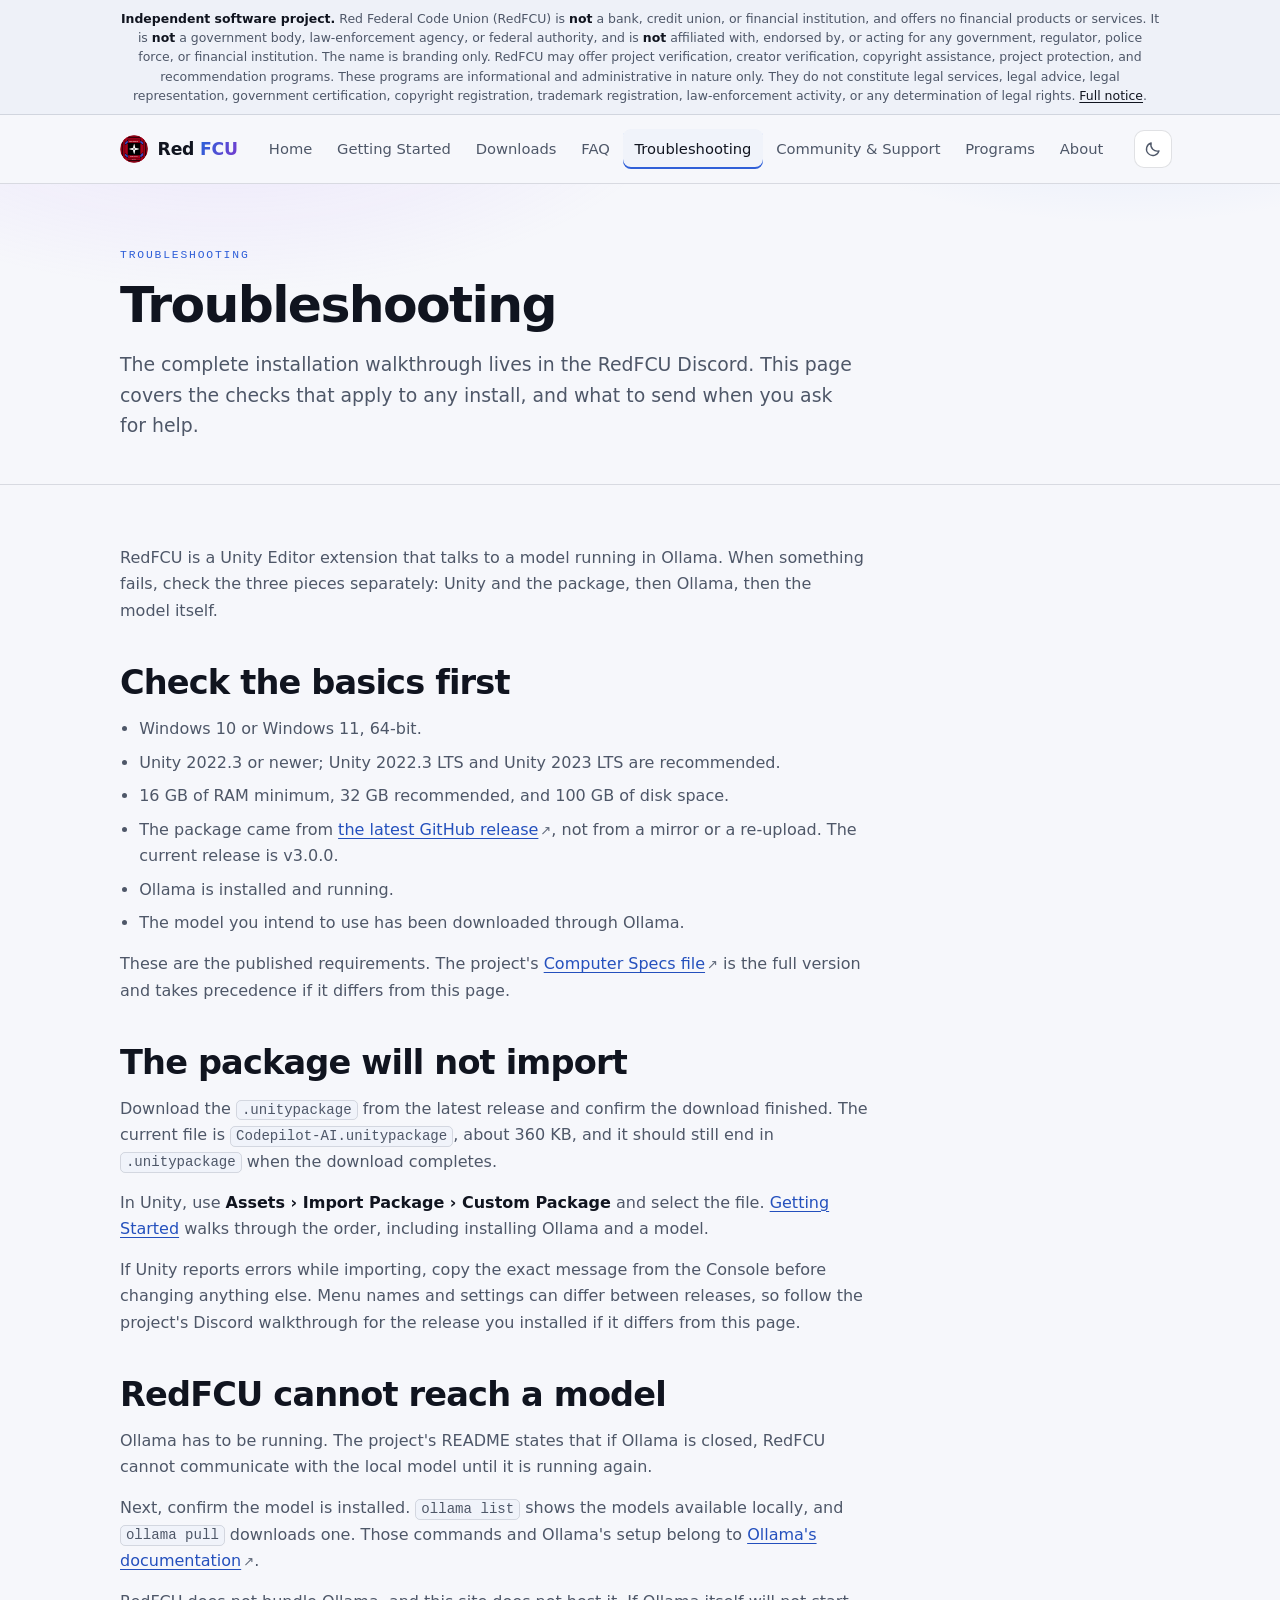
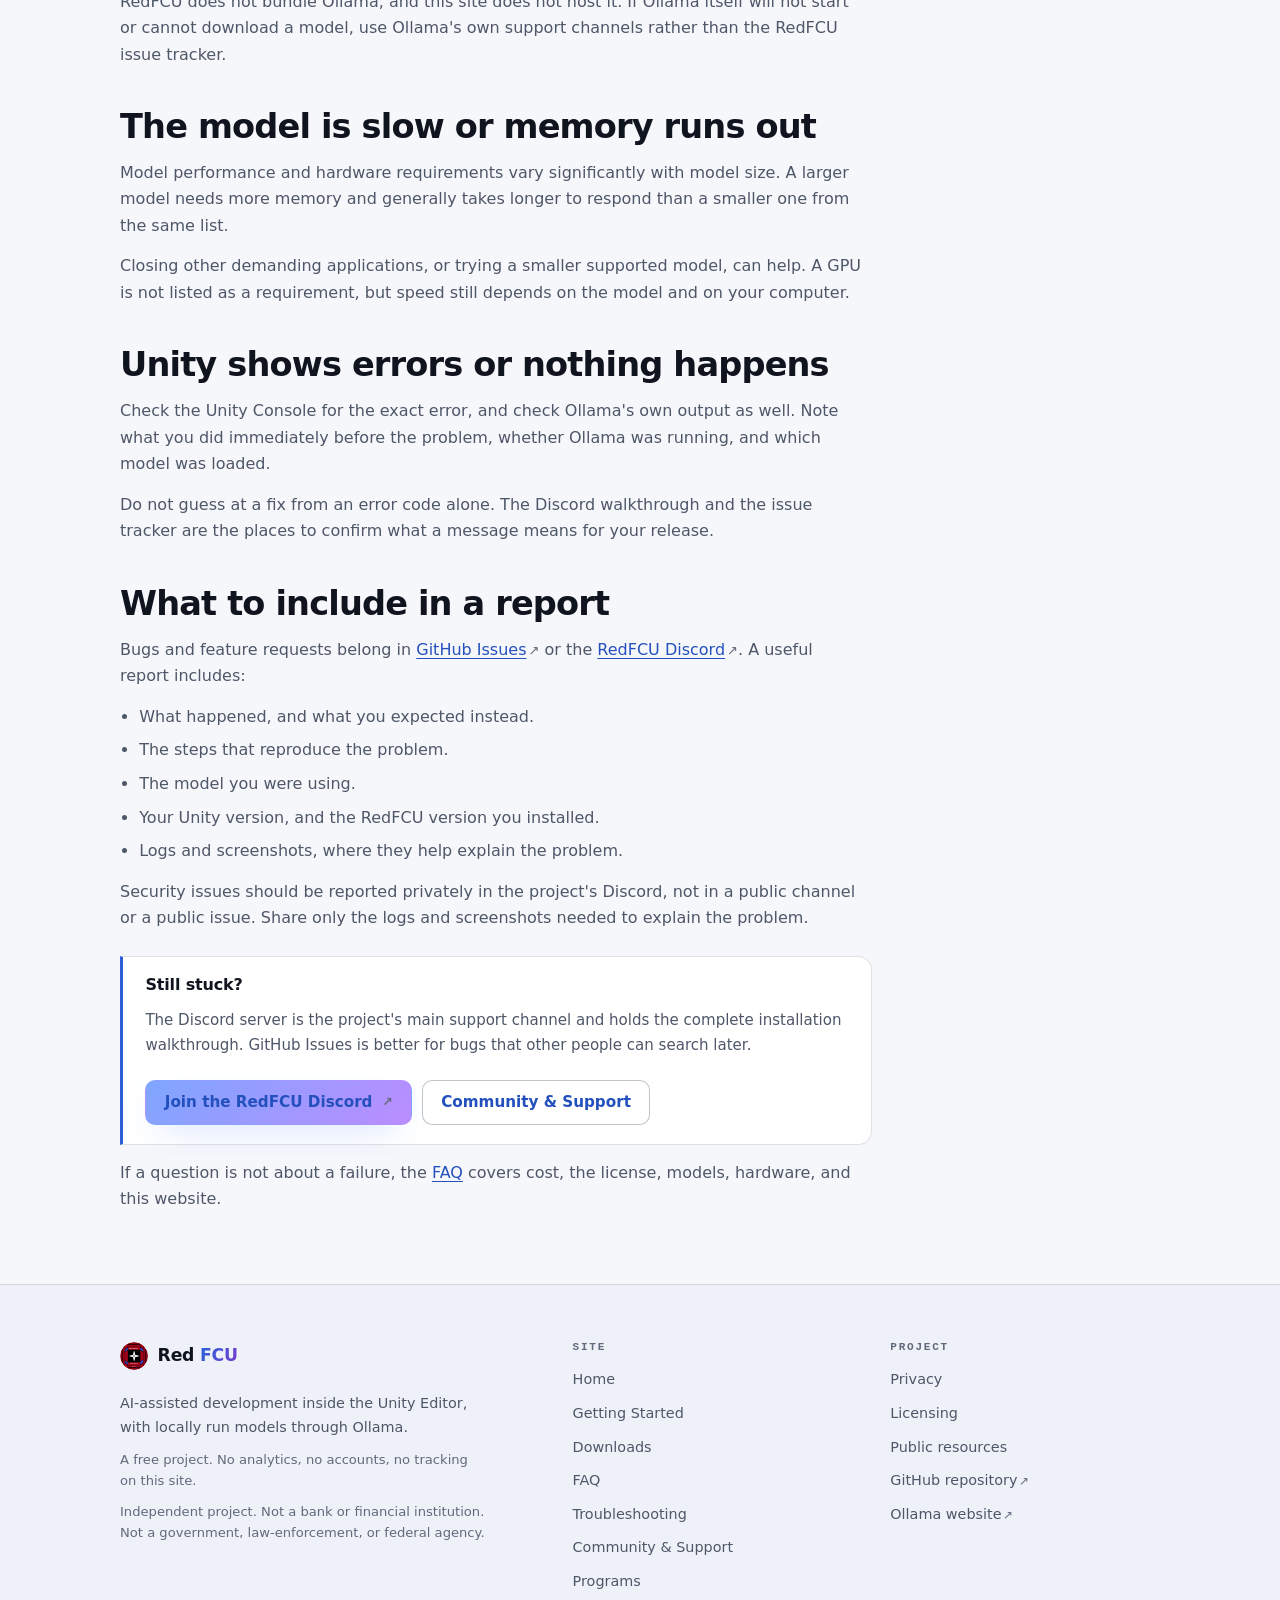
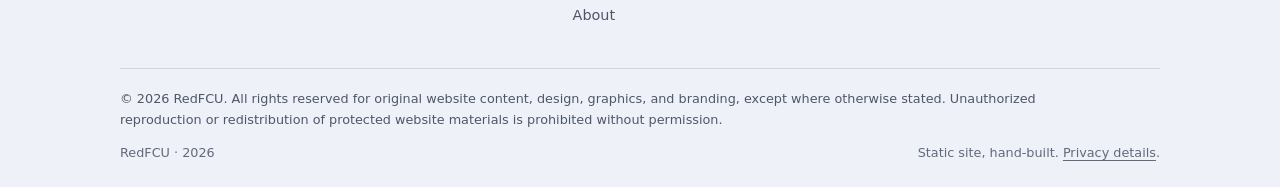
<file: troubleshooting.html>
<!doctype html>
<html lang="en">
<head>
  <meta charset="utf-8">
  <meta name="viewport" content="width=device-width, initial-scale=1">
  <title>Troubleshooting RedFCU</title>
  <meta name="description" content="Checks for common RedFCU setup problems: package import, Ollama connection, models, performance, and what to include in a bug report.">
  <meta name="theme-color" content="#080a10" media="(prefers-color-scheme: dark)">
  <meta name="theme-color" content="#f6f7fb" media="(prefers-color-scheme: light)">
  <meta property="og:type" content="website">
  <meta property="og:site_name" content="RedFCU">
  <meta property="og:title" content="Troubleshooting RedFCU">
  <meta property="og:description" content="Checks for common RedFCU setup problems, from importing the package to getting Ollama and a local model running.">
  <link rel="icon" href="assets/img/favicon-32.png" sizes="32x32" type="image/png">
    <link rel="icon" href="assets/img/red-fcu-logo-192.png" sizes="192x192" type="image/png">
    <link rel="apple-touch-icon" href="assets/img/apple-touch-icon.png">
  <link rel="stylesheet" href="assets/css/styles.css">
  <script src="assets/js/theme.js"></script>
  <script src="assets/js/main.js" defer></script>
  <script src="assets/js/staff.js" defer></script>
</head>
<body>
  <a class="skip-link" href="#main">Skip to content</a>

  <aside class="site-banner" aria-label="Important notice">
    <p class="container"><strong>Independent software project.</strong> Red Federal Code Union (RedFCU) is <strong>not</strong> a bank, credit union, or financial institution, and offers no financial products or services. It is <strong>not</strong> a government body, law-enforcement agency, or federal authority, and is <strong>not</strong> affiliated with, endorsed by, or acting for any government, regulator, police force, or financial institution. The name is branding only. RedFCU may offer project verification, creator verification, copyright assistance, project protection, and recommendation programs. These programs are informational and administrative in nature only. They do not constitute legal services, legal advice, legal representation, government certification, copyright registration, trademark registration, law-enforcement activity, or any determination of legal rights. <a href="about.html#name">Full notice</a>.</p>
  </aside>

  <header class="site-header">
    <div class="container header-inner">
      <a class="brand" href="home.html" aria-label="RedFCU home">
        <img src="assets/img/red-fcu-logo-96.png" alt="" width="28" height="28">
        <span class="brand-name">Red <span class="brand-accent">FCU</span></span>
      </a>

      <div class="header-tools">
        <button class="theme-toggle icon-btn" type="button" data-theme-toggle aria-label="Switch to light theme">
          <svg class="icon-sun" viewBox="0 0 24 24" fill="none" stroke="currentColor" stroke-width="1.8" stroke-linecap="round" aria-hidden="true" focusable="false">
            <circle cx="12" cy="12" r="4"></circle>
            <path d="M12 2v2M12 20v2M4.9 4.9l1.4 1.4M17.7 17.7l1.4 1.4M2 12h2M20 12h2M4.9 19.1l1.4-1.4M17.7 6.3l1.4-1.4"></path>
          </svg>
          <svg class="icon-moon" viewBox="0 0 24 24" fill="none" stroke="currentColor" stroke-width="1.8" stroke-linecap="round" stroke-linejoin="round" aria-hidden="true" focusable="false">
            <path d="M20 14.5A8.5 8.5 0 0 1 9.5 4a8.5 8.5 0 1 0 10.5 10.5Z"></path>
          </svg>
        </button>

        <button class="nav-toggle" type="button" data-nav-toggle aria-expanded="false" aria-controls="site-nav">
          <svg class="nav-icon-open" viewBox="0 0 24 24" fill="none" stroke="currentColor" stroke-width="1.8" stroke-linecap="round" aria-hidden="true" focusable="false">
            <path d="M3.5 6.5h17M3.5 12h17M3.5 17.5h17"></path>
          </svg>
          <svg class="nav-icon-close" viewBox="0 0 24 24" fill="none" stroke="currentColor" stroke-width="1.8" stroke-linecap="round" aria-hidden="true" focusable="false">
            <path d="M5 5l14 14M19 5L5 19"></path>
          </svg>
          <span data-nav-label>Menu</span>
        </button>
      </div>

      <nav class="site-nav" id="site-nav" aria-label="Primary">
        <ul>
          <li><a href="home.html">Home</a></li>
          <li><a href="getting-started.html">Getting Started</a></li>
          <li><a href="downloads.html">Downloads</a></li>
          <li><a href="faq.html">FAQ</a></li>
          <li><a href="troubleshooting.html" aria-current="page">Troubleshooting</a></li>
          <li><a href="community.html">Community &amp; Support</a></li>
          <li><a href="programs.html">Programs</a></li>
          <li><a href="about.html">About</a></li>
        </ul>
      </nav>
    </div>
  </header>

  <main id="main" tabindex="-1">
    <div class="page-hero">
      <div class="container">
        <p class="kicker">Troubleshooting</p>
        <h1>Troubleshooting</h1>
        <p class="lede">The complete installation walkthrough lives in the RedFCU Discord. This page covers the checks that apply to any install, and what to send when you ask for help.</p>
      </div>
    </div>

    <div class="page-body">
      <div class="container">
        <div class="prose">
          <p>RedFCU is a Unity Editor extension that talks to a model running in Ollama. When something fails, check the three pieces separately: Unity and the package, then Ollama, then the model itself.</p>

          <h2>Check the basics first</h2>
          <ul>
            <li>Windows 10 or Windows 11, 64-bit.</li>
            <li>Unity 2022.3 or newer; Unity 2022.3 LTS and Unity 2023 LTS are recommended.</li>
            <li>16&nbsp;GB of RAM minimum, 32&nbsp;GB recommended, and 100&nbsp;GB of disk space.</li>
            <li>The package came from <a href="https://github.com/TXSRP/CodePilot/releases/latest" rel="noopener">the latest GitHub release<span class="ext" aria-hidden="true">&#8599;</span><span class="sr-only"> (external site)</span></a>, not from a mirror or a re-upload. The current release is <span data-release="v-version">v3.0.0</span>.</li>
            <li>Ollama is installed and running.</li>
            <li>The model you intend to use has been downloaded through Ollama.</li>
          </ul>
          <p>These are the published requirements. The project's <a href="https://github.com/TXSRP/CodePilot/blob/main/Computer%20Specs.md" rel="noopener">Computer Specs file<span class="ext" aria-hidden="true">&#8599;</span><span class="sr-only"> (external site)</span></a> is the full version and takes precedence if it differs from this page.</p>

          <h2>The package will not import</h2>
          <p>Download the <code>.unitypackage</code> from the latest release and confirm the download finished. The current file is <code data-release="package">Codepilot-AI.unitypackage</code>, about <span data-release="size">360&nbsp;KB</span>, and it should still end in <code>.unitypackage</code> when the download completes.</p>
          <p>In Unity, use <strong>Assets &rsaquo; Import Package &rsaquo; Custom Package</strong> and select the file. <a href="getting-started.html">Getting Started</a> walks through the order, including installing Ollama and a model.</p>
          <p>If Unity reports errors while importing, copy the exact message from the Console before changing anything else. Menu names and settings can differ between releases, so follow the project's Discord walkthrough for the release you installed if it differs from this page.</p>

          <h2>RedFCU cannot reach a model</h2>
          <p>Ollama has to be running. The project's README states that if Ollama is closed, RedFCU cannot communicate with the local model until it is running again.</p>
          <p>Next, confirm the model is installed. <code>ollama list</code> shows the models available locally, and <code>ollama pull</code> downloads one. Those commands and Ollama's setup belong to <a href="https://docs.ollama.com/" rel="noopener">Ollama's documentation<span class="ext" aria-hidden="true">&#8599;</span><span class="sr-only"> (external site)</span></a>.</p>
          <p>RedFCU does not bundle Ollama, and this site does not host it. If Ollama itself will not start or cannot download a model, use Ollama's own support channels rather than the RedFCU issue tracker.</p>

          <h2>The model is slow or memory runs out</h2>
          <p>Model performance and hardware requirements vary significantly with model size. A larger model needs more memory and generally takes longer to respond than a smaller one from the same list.</p>
          <p>Closing other demanding applications, or trying a smaller supported model, can help. A GPU is not listed as a requirement, but speed still depends on the model and on your computer.</p>

          <h2>Unity shows errors or nothing happens</h2>
          <p>Check the Unity Console for the exact error, and check Ollama's own output as well. Note what you did immediately before the problem, whether Ollama was running, and which model was loaded.</p>
          <p>Do not guess at a fix from an error code alone. The Discord walkthrough and the issue tracker are the places to confirm what a message means for your release.</p>

          <h2>What to include in a report</h2>
          <p>Bugs and feature requests belong in <a href="https://github.com/TXSRP/CodePilot/issues" rel="noopener">GitHub Issues<span class="ext" aria-hidden="true">&#8599;</span><span class="sr-only"> (external site)</span></a> or the <a href="https://discord.gg/SuBuRVS6PK" rel="noopener">RedFCU Discord<span class="ext" aria-hidden="true">&#8599;</span><span class="sr-only"> (external site)</span></a>. A useful report includes:</p>
          <ul>
            <li>What happened, and what you expected instead.</li>
            <li>The steps that reproduce the problem.</li>
            <li>The model you were using.</li>
            <li>Your Unity version, and the RedFCU version you installed.</li>
            <li>Logs and screenshots, where they help explain the problem.</li>
          </ul>
          <p>Security issues should be reported privately in the project's Discord, not in a public channel or a public issue. Share only the logs and screenshots needed to explain the problem.</p>

          <div class="callout">
            <h2>Still stuck?</h2>
            <p>The Discord server is the project's main support channel and holds the complete installation walkthrough. GitHub Issues is better for bugs that other people can search later.</p>
            <div class="btn-row">
              <a class="btn btn-primary" href="https://discord.gg/SuBuRVS6PK" rel="noopener">Join the RedFCU Discord<span class="ext" aria-hidden="true">&#8599;</span><span class="sr-only"> (external site)</span></a>
              <a class="btn btn-secondary" href="community.html">Community &amp; Support</a>
            </div>
          </div>

          <p>If a question is not about a failure, the <a href="faq.html">FAQ</a> covers cost, the license, models, hardware, and this website.</p>
        </div>
      </div>
    </div>
  </main>

  <footer class="site-footer">
    <div class="container">
      <div class="footer-grid">
        <div class="footer-brand">
          <a class="brand" href="home.html" aria-label="RedFCU home">
            <img src="assets/img/red-fcu-logo-96.png" alt="" width="28" height="28">
            <span class="brand-name">Red <span class="brand-accent">FCU</span></span>
          </a>
          <p>AI-assisted development inside the Unity Editor, with locally run models through Ollama.</p>
          <p class="footer-note">A free project. No analytics, no accounts, no tracking on this site.</p>
          <p class="footer-note">Independent project. Not a bank or financial institution. Not a government, law-enforcement, or federal agency.</p>
        </div>

        <nav class="footer-col" aria-label="Footer site navigation">
          <h2>Site</h2>
          <ul>
            <li><a href="home.html">Home</a></li>
            <li><a href="getting-started.html">Getting Started</a></li>
            <li><a href="downloads.html">Downloads</a></li>
            <li><a href="faq.html">FAQ</a></li>
            <li><a href="troubleshooting.html">Troubleshooting</a></li>
            <li><a href="community.html">Community &amp; Support</a></li>
            <li><a href="programs.html">Programs</a></li>
            <li><a href="about.html">About</a></li>
          </ul>
        </nav>

        <div class="footer-col">
          <h2>Project</h2>
          <ul>
            <li><a href="privacy.html">Privacy</a></li>
            <li><a href="licensing.html">Licensing</a></li>
            <li><a href="index.html">Public resources</a></li>
            <li><a href="https://github.com/TXSRP/CodePilot" rel="noopener">GitHub repository<span class="ext" aria-hidden="true">&#8599;</span><span class="sr-only"> (external site)</span></a></li>
            <li><a href="https://ollama.com/" rel="noopener">Ollama website<span class="ext" aria-hidden="true">&#8599;</span><span class="sr-only"> (external site)</span></a></li>
          </ul>
        </div>
      </div>

      <div class="footer-bottom">
        <p class="footer-copy">&copy; 2026 RedFCU. All rights reserved for original website content, design, graphics, and branding, except where otherwise stated. Unauthorized reproduction or redistribution of protected website materials is prohibited without permission.</p>
        <p>RedFCU &middot; <span data-year>2026</span></p>
        <p>Static site, hand-built. <a href="privacy.html">Privacy details</a>.</p>
      </div>
    </div>
  </footer>
</body>
</html>
</file>
<file: assets/css/styles.css>
/* ==========================================================================
   Red FCU website — single shared stylesheet
   Hand-written CSS. No frameworks, no build step, no external requests.
   Light theme values live in two places so the site works with and without
   JavaScript. Keep those two light-theme blocks in sync when editing.
   ========================================================================== */

/* --------------------------------------------------------------------------
   1. Design tokens
   -------------------------------------------------------------------------- */

:root {
  color-scheme: dark;

  --font-sans: ui-sans-serif, system-ui, -apple-system, "Segoe UI", Roboto,
    "Helvetica Neue", Arial, sans-serif;
  --font-mono: ui-monospace, SFMono-Regular, "Cascadia Code", "Segoe UI Mono",
    Consolas, "Liberation Mono", monospace;

  --bg: #080a10;
  --bg-soft: #0b0f18;
  --surface: #0f131d;
  --surface-2: #151b28;
  --border: rgba(163, 184, 230, 0.14);
  --border-strong: rgba(163, 184, 230, 0.28);
  --text: #eef1f8;
  --muted: #a4aec3;
  --faint: #8a94a9;

  --blue: #78a1ff;
  --violet: #b78cff;
  --link: #a9c1ff;
  --link-hover: #d6e2ff;
  --focus: #a9c1ff;
  --gradient-text: linear-gradient(115deg, var(--blue) 10%, var(--violet) 90%);
  --btn-bg: linear-gradient(135deg, #7ea6ff 0%, #bb8dff 100%);
  --btn-ink: #080b12;

  --header-bg: rgba(8, 10, 16, 0.8);
  --code-bg: #0b1019;
  --code-text: #dde6f8;
  --glow-1: rgba(111, 155, 255, 0.2);
  --glow-2: rgba(177, 132, 255, 0.16);
  --grid-line: rgba(150, 175, 230, 0.07);
  --warn-ink: #ffd9a8;
  --warn-bg: rgba(255, 180, 90, 0.09);
  --warn-border: rgba(255, 180, 90, 0.38);
  --ok-ink: #b8f0d0;
  --ok-bg: rgba(80, 220, 150, 0.1);
  --ok-border: rgba(80, 220, 150, 0.36);
  --danger-ink: #ffc6c2;
  --danger-bg: rgba(255, 104, 96, 0.1);
  --danger-border: rgba(255, 104, 96, 0.4);
  --shadow: 0 30px 70px -45px rgba(0, 0, 0, 0.95);

  --radius-sm: 8px;
  --radius: 14px;
  --radius-lg: 22px;
  --maxw: 1120px;
  --gutter: clamp(1.15rem, 4vw, 2.5rem);
  --header-h: 68px;
}

@media (prefers-color-scheme: light) {
  :root:not([data-theme="dark"]) {
    color-scheme: light;

    --bg: #f6f7fb;
    --bg-soft: #eef1f8;
    --surface: #ffffff;
    --surface-2: #f0f3fa;
    --border: rgba(18, 28, 52, 0.13);
    --border-strong: rgba(18, 28, 52, 0.26);
    --text: #10141f;
    --muted: #4e5768;
    --faint: #616a7b;

    --blue: #2f5fd8;
    --violet: #6f3fd0;
    --link: #2450bd;
    --link-hover: #163a93;
    --focus: #2f5fd8;
    --gradient-text: linear-gradient(115deg, #2f5fd8 10%, #6f3fd0 90%);
    --btn-bg: linear-gradient(135deg, #7ea6ff 0%, #bb8dff 100%);
    --btn-ink: #080b12;

    --header-bg: rgba(246, 247, 251, 0.84);
    --code-bg: #10141f;
    --code-text: #e6ebf7;
    --glow-1: rgba(111, 155, 255, 0.24);
    --glow-2: rgba(177, 132, 255, 0.18);
    --grid-line: rgba(40, 70, 140, 0.08);
    --warn-ink: #7a4b00;
    --warn-bg: rgba(255, 180, 90, 0.16);
    --warn-border: rgba(190, 120, 20, 0.35);
    --shadow: 0 30px 70px -50px rgba(16, 24, 48, 0.4);
    --ok-ink: #0b5631;
    --ok-bg: rgba(60, 190, 120, 0.16);
    --ok-border: rgba(20, 130, 75, 0.38);
    --danger-ink: #96170f;
    --danger-bg: rgba(205, 45, 35, 0.09);
    --danger-border: rgba(170, 30, 20, 0.32);
  }
}

/* Manual light theme (set by the theme toggle and remembered in local storage) */
:root[data-theme="light"] {
  color-scheme: light;

  --bg: #f6f7fb;
  --bg-soft: #eef1f8;
  --surface: #ffffff;
  --surface-2: #f0f3fa;
  --border: rgba(18, 28, 52, 0.13);
  --border-strong: rgba(18, 28, 52, 0.26);
  --text: #10141f;
  --muted: #4e5768;
  --faint: #616a7b;

  --blue: #2f5fd8;
  --violet: #6f3fd0;
  --link: #2450bd;
  --link-hover: #163a93;
  --focus: #2f5fd8;
  --gradient-text: linear-gradient(115deg, #2f5fd8 10%, #6f3fd0 90%);
  --btn-bg: linear-gradient(135deg, #7ea6ff 0%, #bb8dff 100%);
  --btn-ink: #080b12;

  --header-bg: rgba(246, 247, 251, 0.84);
  --code-bg: #10141f;
  --code-text: #e6ebf7;
  --glow-1: rgba(111, 155, 255, 0.24);
  --glow-2: rgba(177, 132, 255, 0.18);
  --grid-line: rgba(40, 70, 140, 0.08);
  --warn-ink: #7a4b00;
  --warn-bg: rgba(255, 180, 90, 0.16);
  --warn-border: rgba(190, 120, 20, 0.35);
  --ok-ink: #0b5631;
  --ok-bg: rgba(60, 190, 120, 0.16);
  --ok-border: rgba(20, 130, 75, 0.38);
  --danger-ink: #96170f;
  --danger-bg: rgba(205, 45, 35, 0.09);
  --danger-border: rgba(170, 30, 20, 0.32);
  --shadow: 0 30px 70px -50px rgba(16, 24, 48, 0.4);
}

/* --------------------------------------------------------------------------
   2. Base
   -------------------------------------------------------------------------- */

*,
*::before,
*::after {
  box-sizing: border-box;
}

/*
 * The hidden attribute must beat component display rules. Several panels below
 * set display: flex or display: block, which otherwise overrides the browser's
 * [hidden] default and leaves empty results, badges, or review panes visible
 * before they have anything to show.
 */
[hidden] {
  display: none !important;
}

html {
  -webkit-text-size-adjust: 100%;
  scroll-behavior: smooth;
  scroll-padding-top: calc(var(--header-h) + 1rem);
}

body {
  margin: 0;
  background: var(--bg);
  color: var(--text);
  font-family: var(--font-sans);
  font-size: 1rem;
  line-height: 1.65;
  -webkit-font-smoothing: antialiased;
  text-rendering: optimizeLegibility;
  overflow-x: clip;
}

h1,
h2,
h3,
h4 {
  color: var(--text);
  font-weight: 700;
  line-height: 1.12;
  letter-spacing: -0.025em;
  margin: 0;
  text-wrap: balance;
}

p {
  margin: 0;
  text-wrap: pretty;
}

ul,
ol {
  margin: 0;
  padding: 0;
}

img,
svg {
  max-width: 100%;
}

a {
  color: var(--link);
  text-decoration-thickness: 1px;
  text-underline-offset: 3px;
}

a:hover {
  color: var(--link-hover);
}

button {
  font: inherit;
  color: inherit;
}

strong {
  color: var(--text);
  font-weight: 650;
}

code {
  font-family: var(--font-mono);
  font-size: 0.88em;
  background: var(--surface-2);
  border: 1px solid var(--border);
  border-radius: 5px;
  padding: 0.1em 0.35em;
  overflow-wrap: anywhere;
}

::selection {
  background: rgba(120, 161, 255, 0.32);
  color: var(--text);
}

:where(a, button, summary, [tabindex]):focus-visible {
  outline: 2px solid var(--focus);
  outline-offset: 3px;
}

main:focus {
  outline: none;
}

/* --------------------------------------------------------------------------
   3. Utilities
   -------------------------------------------------------------------------- */

.container {
  width: 100%;
  max-width: var(--maxw);
  margin-inline: auto;
  padding-inline: var(--gutter);
}

.sr-only {
  position: absolute;
  width: 1px;
  height: 1px;
  padding: 0;
  margin: -1px;
  overflow: hidden;
  clip: rect(0, 0, 0, 0);
  white-space: nowrap;
  border: 0;
}

.skip-link {
  position: absolute;
  top: 0.4rem;
  left: 0.4rem;
  z-index: 200;
  padding: 0.6rem 0.9rem;
  border-radius: var(--radius-sm);
  background: var(--text);
  color: var(--bg);
  font-weight: 600;
  text-decoration: none;
  transform: translateY(-220%);
  transition: transform 0.16s ease;
}

.skip-link:focus {
  transform: translateY(0);
  color: var(--bg);
}

.lede {
  color: var(--muted);
  font-size: clamp(1.02rem, 1.6vw, 1.18rem);
  line-height: 1.6;
  max-width: 42rem;
}

.muted {
  color: var(--muted);
}

.ext {
  display: inline-block;
  margin-left: 0.15em;
  font-size: 0.82em;
  color: var(--faint);
  text-decoration: none;
}

/* --------------------------------------------------------------------------
   4. Header and navigation
   -------------------------------------------------------------------------- */

.site-banner {
  border-bottom: 1px solid var(--border);
  background: var(--bg-soft);
}

.site-banner p {
  padding-block: 0.55rem;
  color: var(--muted);
  font-size: 0.78rem;
  line-height: 1.55;
  text-align: center;
}

.site-banner a {
  color: var(--text);
  text-underline-offset: 2px;
}

.site-header {
  position: sticky;
  top: 0;
  z-index: 100;
  background: var(--header-bg);
  border-bottom: 1px solid var(--border);
  backdrop-filter: blur(16px);
  -webkit-backdrop-filter: blur(16px);
}

.header-inner {
  display: flex;
  align-items: center;
  gap: 1.25rem;
  min-height: var(--header-h);
}

.brand {
  order: 1;
  display: inline-flex;
  align-items: center;
  gap: 0.6rem;
  color: var(--text);
  font-weight: 700;
  text-decoration: none;
  letter-spacing: -0.02em;
  flex-shrink: 0;
}

.brand:hover {
  color: var(--text);
}

.brand img {
  display: block;
  width: 28px;
  height: 28px;
  border-radius: 50%;
}

.brand-name {
  font-size: 1.08rem;
  letter-spacing: -0.015em;
}

@supports ((-webkit-background-clip: text) or (background-clip: text)) {
  .brand-accent,
  .grad-text {
    background: var(--gradient-text);
    -webkit-background-clip: text;
    background-clip: text;
    -webkit-text-fill-color: transparent;
    color: transparent;
  }
}

.header-tools {
  order: 3;
  display: flex;
  align-items: center;
  gap: 0.4rem;
  flex-shrink: 0;
}

.site-nav {
  order: 2;
  margin-left: auto;
}

.site-nav ul {
  display: flex;
  align-items: center;
  gap: 0.15rem;
  list-style: none;
}

.site-nav a {
  display: inline-block;
  padding: 0.5rem 0.7rem;
  border-radius: var(--radius-sm);
  color: var(--muted);
  font-size: 0.92rem;
  font-weight: 500;
  text-decoration: none;
  white-space: nowrap;
}

.site-nav a:hover {
  color: var(--text);
  background: var(--surface-2);
}

.site-nav a[aria-current="page"] {
  color: var(--text);
  background: var(--surface-2);
  box-shadow: inset 0 -2px 0 0 var(--blue);
}

/* Header controls are only revealed once the shared script has run, so a
   script failure never leaves a visible button that does nothing. */
.theme-toggle,
.nav-toggle {
  display: none;
}

.ready .theme-toggle {
  display: inline-flex;
}

.icon-btn,
.nav-toggle {
  align-items: center;
  justify-content: center;
  gap: 0.45rem;
  width: 38px;
  height: 38px;
  padding: 0;
  border: 1px solid var(--border);
  border-radius: 10px;
  background: var(--surface);
  color: var(--muted);
  cursor: pointer;
  transition: color 0.15s ease, border-color 0.15s ease, background 0.15s ease;
}

.icon-btn:hover,
.nav-toggle:hover {
  color: var(--text);
  border-color: var(--border-strong);
  background: var(--surface-2);
}

.theme-toggle svg {
  width: 18px;
  height: 18px;
}

.theme-toggle .icon-moon,
.theme-toggle .icon-sun {
  display: block;
}

.theme-toggle .icon-moon {
  display: none;
}

:root[data-theme="light"] .theme-toggle .icon-sun {
  display: none;
}

:root[data-theme="light"] .theme-toggle .icon-moon {
  display: block;
}

@media (prefers-color-scheme: light) {
  :root:not([data-theme]) .theme-toggle .icon-sun {
    display: none;
  }

  :root:not([data-theme]) .theme-toggle .icon-moon {
    display: block;
  }
}

.nav-toggle {
  width: auto;
  padding: 0 0.7rem;
  font-size: 0.85rem;
  font-weight: 600;
}

.nav-toggle svg {
  width: 18px;
  height: 18px;
}

.nav-toggle .nav-icon-close {
  display: none;
}

.nav-toggle[aria-expanded="true"] .nav-icon-open {
  display: none;
}

.nav-toggle[aria-expanded="true"] .nav-icon-close {
  display: block;
}

/* Without JavaScript: stack the navigation so it stays fully usable. */
html:not(.ready) .header-inner {
  flex-wrap: wrap;
  padding-block: 0.6rem;
  row-gap: 0.35rem;
}

html:not(.ready) .site-nav {
  order: 4;
  width: 100%;
  margin-left: 0;
}

html:not(.ready) .site-nav ul {
  flex-wrap: wrap;
}

@media (max-width: 1099px) {
  .ready .nav-toggle {
    display: inline-flex;
  }

  .ready .header-tools {
    margin-left: auto;
  }

  .ready .site-nav {
    position: absolute;
    top: 100%;
    left: 0;
    right: 0;
    margin: 0;
    padding: 0.5rem var(--gutter) 1rem;
    background: var(--bg-soft);
    border-bottom: 1px solid var(--border);
    box-shadow: 0 24px 40px -30px rgba(0, 0, 0, 0.7);
    display: none;
  }

  .ready .site-nav.is-open {
    display: block;
  }

  .ready .site-nav ul {
    flex-direction: column;
    align-items: stretch;
    gap: 0.15rem;
  }

  .ready .site-nav a {
    display: block;
    padding: 0.7rem 0.8rem;
    font-size: 1rem;
  }
}

/* --------------------------------------------------------------------------
   5. Buttons and pills
   -------------------------------------------------------------------------- */

.btn {
  display: inline-flex;
  align-items: center;
  justify-content: center;
  gap: 0.5rem;
  padding: 0.72rem 1.15rem;
  border: 1px solid transparent;
  border-radius: 10px;
  font-size: 0.95rem;
  font-weight: 600;
  line-height: 1.3;
  text-decoration: none;
  cursor: pointer;
  transition: transform 0.16s ease, box-shadow 0.2s ease,
    background 0.2s ease, border-color 0.2s ease, color 0.2s ease;
}

.btn-primary {
  background: var(--btn-bg);
  color: var(--btn-ink);
  box-shadow: 0 14px 34px -18px rgba(120, 161, 255, 0.85);
}

.btn-primary:hover {
  color: var(--btn-ink);
  transform: translateY(-1px);
  box-shadow: 0 18px 40px -18px rgba(177, 132, 255, 0.9);
}

.btn-secondary {
  background: var(--surface);
  color: var(--text);
  border-color: var(--border-strong);
}

.btn-secondary:hover {
  color: var(--text);
  background: var(--surface-2);
  border-color: var(--blue);
  transform: translateY(-1px);
}

.btn-row {
  display: flex;
  flex-wrap: wrap;
  gap: 0.6rem;
  margin-top: 1.4rem;
}

.pill {
  display: inline-flex;
  align-items: center;
  gap: 0.45rem;
  padding: 0.28rem 0.62rem;
  border: 1px solid var(--border-strong);
  border-radius: 999px;
  background: var(--surface-2);
  color: var(--muted);
  font-family: var(--font-mono);
  font-size: 0.72rem;
  letter-spacing: 0.08em;
  line-height: 1.4;
  text-transform: uppercase;
}

.pill-warn {
  color: var(--warn-ink);
  background: var(--warn-bg);
  border-color: var(--warn-border);
}

.pill-ok {
  color: var(--ok-ink);
  background: var(--ok-bg);
  border-color: var(--ok-border);
}

/* --------------------------------------------------------------------------
   6. Hero (home)
   -------------------------------------------------------------------------- */

.hero {
  position: relative;
  isolation: isolate;
  padding: clamp(2.75rem, 6.5vw, 5.25rem) 0 clamp(1.75rem, 3.5vw, 2.75rem);
  overflow: clip;
}

.hero::before {
  content: "";
  position: absolute;
  inset: -30% 0 auto;
  height: 130%;
  z-index: -2;
  pointer-events: none;
  background: radial-gradient(58% 52% at 76% 20%, var(--glow-1), transparent 68%),
    radial-gradient(46% 44% at 14% 4%, var(--glow-2), transparent 72%);
}

.hero::after {
  content: "";
  position: absolute;
  inset: 0;
  z-index: -1;
  pointer-events: none;
  background-image: linear-gradient(to right, var(--grid-line) 1px, transparent 1px),
    linear-gradient(to bottom, var(--grid-line) 1px, transparent 1px);
  background-size: 72px 72px;
  -webkit-mask-image: radial-gradient(72% 62% at 50% 0%, #000 0%, transparent 76%);
  mask-image: radial-gradient(72% 62% at 50% 0%, #000 0%, transparent 76%);
}

.hero-grid {
  display: grid;
  grid-template-columns: minmax(0, 1.06fr) minmax(0, 0.94fr);
  gap: clamp(2rem, 5vw, 3.5rem);
  align-items: center;
}

.eyebrow {
  display: inline-flex;
  align-items: center;
  gap: 0.5rem;
  padding: 0.36rem 0.7rem;
  border: 1px solid var(--border);
  border-radius: 999px;
  background: var(--surface);
  color: var(--muted);
  font-family: var(--font-mono);
  font-size: 0.71rem;
  letter-spacing: 0.12em;
  line-height: 1.4;
  text-transform: uppercase;
}

.eyebrow .dot {
  width: 6px;
  height: 6px;
  border-radius: 50%;
  background: linear-gradient(135deg, var(--blue), var(--violet));
  box-shadow: 0 0 10px rgba(120, 161, 255, 0.9);
}

.hero h1 {
  margin-top: 1.2rem;
  font-size: clamp(2.3rem, 5.1vw, 3.85rem);
  line-height: 1.03;
  letter-spacing: -0.038em;
}

.hero .lede {
  margin-top: 1.25rem;
  max-width: 34rem;
}

.hero-actions {
  display: flex;
  flex-wrap: wrap;
  gap: 0.7rem;
  margin-top: 1.85rem;
}

.hero-note {
  display: flex;
  align-items: baseline;
  gap: 0.5rem;
  margin-top: 1.1rem;
  max-width: 34rem;
  color: var(--faint);
  font-size: 0.84rem;
  line-height: 1.55;
}

.hero-note .dot-mark {
  flex: none;
  width: 5px;
  height: 5px;
  margin-top: 0.15rem;
  border-radius: 50%;
  background: var(--violet);
}

/* Decorative orbit illustration */
.hero-visual {
  display: flex;
  justify-content: center;
}

.orbit {
  position: relative;
  width: min(100%, 460px);
  aspect-ratio: 1 / 1;
}

.orbit svg {
  display: block;
  width: 100%;
  height: 100%;
  overflow: visible;
}

.orbit-logo {
  position: absolute;
  top: 50%;
  left: 50%;
  width: 36%;
  height: auto;
  transform: translate(-50%, -50%);
  filter: drop-shadow(0 16px 34px rgba(0, 0, 0, 0.4));
  pointer-events: none;
}

.orbit-ring {
  transform-origin: 50% 50%;
  animation: orbit-spin 90s linear infinite;
}

.orbit-ring-reverse {
  animation-direction: reverse;
  animation-duration: 70s;
}

.orbit-halo {
  animation: halo-breathe 9s ease-in-out infinite;
  transform-origin: 50% 50%;
}

@keyframes orbit-spin {
  to {
    transform: rotate(360deg);
  }
}

@keyframes halo-breathe {
  0%,
  100% {
    opacity: 0.55;
  }
  50% {
    opacity: 0.9;
  }
}

.chip {
  position: absolute;
  display: inline-flex;
  align-items: center;
  gap: 0.42rem;
  padding: 0.42rem 0.66rem;
  border: 1px solid var(--border-strong);
  border-radius: 999px;
  background: var(--surface);
  box-shadow: 0 14px 30px -22px rgba(0, 0, 0, 0.9);
  color: var(--text);
  font-family: var(--font-mono);
  font-size: 0.71rem;
  letter-spacing: 0.04em;
  white-space: nowrap;
  animation: chip-float 9s ease-in-out infinite;
}

.chip::before {
  content: "";
  width: 5px;
  height: 5px;
  border-radius: 50%;
  background: linear-gradient(135deg, var(--blue), var(--violet));
}

.chip-a {
  top: 7%;
  left: 0;
}

.chip-b {
  top: 55%;
  right: 0;
  animation-delay: -3s;
}

.chip-c {
  bottom: 6%;
  left: 6%;
  animation-delay: -6s;
}

.chip-d {
  right: 10%;
  bottom: 18%;
  animation-delay: -4.5s;
}

@keyframes chip-float {
  0%,
  100% {
    transform: translateY(0);
  }
  50% {
    transform: translateY(-5px);
  }
}

/* --------------------------------------------------------------------------
   7. Sections and page headers
   -------------------------------------------------------------------------- */

.section {
  padding: clamp(2.75rem, 6vw, 4.75rem) 0;
}

.section-alt {
  background: var(--bg-soft);
  border-block: 1px solid var(--border);
}

.section-tight {
  padding-top: clamp(1rem, 2vw, 1.5rem);
}

.section-head {
  max-width: 44rem;
}

.kicker {
  color: var(--blue);
  font-family: var(--font-mono);
  font-size: 0.71rem;
  letter-spacing: 0.16em;
  line-height: 1.4;
  text-transform: uppercase;
}

.section-head h2,
.split-copy h2,
.prose h2 {
  margin-top: 0.55rem;
  font-size: clamp(1.55rem, 3vw, 2.1rem);
}

.section-head .lede,
.split-copy .lede {
  margin-top: 0.9rem;
}

.split {
  display: grid;
  grid-template-columns: minmax(0, 1fr) minmax(0, 1fr);
  gap: clamp(2rem, 5vw, 4rem);
  align-items: start;
}

.split-copy p {
  margin-top: 0.9rem;
  color: var(--muted);
}

.split-copy p:first-of-type {
  margin-top: 1.1rem;
}

/* --------------------------------------------------------------------------
   8. Fact rows, workflow steps, notices
   -------------------------------------------------------------------------- */

.fact-list {
  margin: 0;
  border-top: 1px solid var(--border);
}

.fact {
  display: grid;
  grid-template-columns: 11.5rem minmax(0, 1fr);
  gap: 1.25rem;
  padding: 1.05rem 0;
  border-bottom: 1px solid var(--border);
}

.fact dt {
  color: var(--faint);
  font-family: var(--font-mono);
  font-size: 0.72rem;
  letter-spacing: 0.1em;
  line-height: 1.6;
  text-transform: uppercase;
}

.fact dd {
  margin: 0;
  color: var(--muted);
  font-size: 0.95rem;
}

.flow {
  position: relative;
  display: grid;
  grid-template-columns: repeat(3, minmax(0, 1fr));
  gap: clamp(1.25rem, 3vw, 2.25rem);
  margin-top: clamp(2rem, 4vw, 2.75rem);
  list-style: none;
  counter-reset: flow;
}

.flow::before {
  content: "";
  position: absolute;
  top: 19px;
  left: 4%;
  right: 4%;
  height: 1px;
  background: linear-gradient(
    90deg,
    transparent,
    var(--border-strong) 12%,
    var(--border-strong) 88%,
    transparent
  );
}

.flow-item {
  position: relative;
  padding-top: 3.4rem;
}

.flow-num {
  position: absolute;
  top: 0;
  left: 0;
  display: grid;
  place-items: center;
  width: 38px;
  height: 38px;
  border: 1px solid var(--border-strong);
  border-radius: 50%;
  background: var(--bg);
  color: var(--text);
  font-family: var(--font-mono);
  font-size: 0.82rem;
}

.section-alt .flow-num {
  background: var(--bg-soft);
}

.flow-item h3 {
  font-size: 1rem;
  letter-spacing: -0.01em;
}

.flow-item p {
  margin-top: 0.4rem;
  color: var(--muted);
  font-size: 0.92rem;
}

.flow-foot {
  max-width: 46rem;
  margin-top: 2rem;
  color: var(--faint);
  font-size: 0.88rem;
}

.notice,
.cta-band {
  display: flex;
  align-items: center;
  justify-content: space-between;
  gap: clamp(1.25rem, 4vw, 2.75rem);
  padding: clamp(1.5rem, 3.4vw, 2.4rem);
  border: 1px solid var(--border);
  border-radius: var(--radius-lg);
  background: linear-gradient(135deg, var(--surface), var(--bg-soft));
  box-shadow: var(--shadow);
}

.notice h2 {
  margin: 0.7rem 0 0.45rem;
  font-size: clamp(1.2rem, 2.4vw, 1.5rem);
}

.notice p {
  max-width: 44rem;
  color: var(--muted);
  font-size: 0.95rem;
}

.notice .btn {
  flex-shrink: 0;
}

.cta-band {
  background: radial-gradient(120% 150% at 4% 0%, var(--glow-1), transparent 62%),
    radial-gradient(110% 130% at 100% 100%, var(--glow-2), transparent 62%),
    var(--surface);
}

.cta-band h2 {
  font-size: clamp(1.4rem, 2.8vw, 1.85rem);
}

.cta-band p {
  max-width: 40rem;
  margin-top: 0.5rem;
  color: var(--muted);
  font-size: 0.95rem;
}

.cta-band .btn {
  flex-shrink: 0;
}

/* --------------------------------------------------------------------------
   9. Page header
   -------------------------------------------------------------------------- */

.page-hero {
  position: relative;
  isolation: isolate;
  padding: clamp(2.4rem, 5vw, 4rem) 0 clamp(1.9rem, 3.5vw, 2.75rem);
  border-bottom: 1px solid var(--border);
  overflow: clip;
}

.page-hero::before {
  content: "";
  position: absolute;
  inset: -60% 0 auto;
  height: 220%;
  z-index: -1;
  pointer-events: none;
  background: radial-gradient(52% 48% at 18% 10%, var(--glow-2), transparent 70%),
    radial-gradient(46% 46% at 88% 0%, var(--glow-1), transparent 72%);
}

.page-hero h1 {
  margin-top: 0.8rem;
  font-size: clamp(2rem, 4.4vw, 3.15rem);
  letter-spacing: -0.032em;
}

.page-hero .lede {
  margin-top: 1rem;
  max-width: 46rem;
}

.hero-mark {
  display: block;
  width: 84px;
  height: 84px;
  margin-bottom: 1.1rem;
  border-radius: 50%;
}

.page-body {
  padding: clamp(2.25rem, 5vw, 3.75rem) 0 clamp(3rem, 6vw, 4.5rem);
}

.page-body > .container {
  display: grid;
  gap: clamp(2rem, 4vw, 3rem);
}

/* --------------------------------------------------------------------------
   10. Callouts, guide steps, code
   -------------------------------------------------------------------------- */

.callout {
  margin-top: 1.5rem;
  padding: 1.2rem 1.35rem 1.2rem 1.4rem;
  border: 1px solid var(--border);
  border-left: 3px solid var(--blue);
  border-radius: 0 var(--radius) var(--radius) 0;
  background: var(--surface);
}

.callout-warn {
  border-left-color: var(--warn-border);
  background: linear-gradient(180deg, var(--warn-bg), transparent 140%),
    var(--surface);
}

.callout h2,
.callout h3 {
  margin-bottom: 0.4rem;
  font-size: 1rem;
  letter-spacing: -0.01em;
}

.callout p {
  color: var(--muted);
  font-size: 0.94rem;
}

.callout p + p {
  margin-top: 0.6rem;
}

.callout a {
  color: var(--link);
}

.guide {
  display: grid;
  gap: clamp(1.75rem, 4vw, 2.4rem);
  margin: 0;
  list-style: none;
  counter-reset: guide;
}

.guide-step {
  position: relative;
  padding-left: 3.6rem;
}

.guide-step::before {
  counter-increment: guide;
  content: counter(guide);
  position: absolute;
  top: -0.2rem;
  left: 0;
  display: grid;
  place-items: center;
  width: 2.35rem;
  height: 2.35rem;
  border: 1px solid var(--border-strong);
  border-radius: 50%;
  background: var(--surface);
  color: var(--text);
  font-family: var(--font-mono);
  font-size: 0.85rem;
}

.guide-step::after {
  content: "";
  position: absolute;
  top: 2.5rem;
  bottom: calc(-1 * clamp(1.75rem, 4vw, 2.4rem));
  left: calc(1.175rem - 0.5px);
  width: 1px;
  background: linear-gradient(var(--border-strong), transparent 85%);
}

.guide-step:last-child::after {
  display: none;
}

.guide-step h2 {
  margin: 0 0 0.5rem;
  font-size: 1.2rem;
  letter-spacing: -0.015em;
}

.guide-step h2 .pill {
  vertical-align: middle;
  margin-left: 0.4rem;
  text-transform: none;
  letter-spacing: 0.02em;
}

.guide-step p {
  max-width: 47rem;
  color: var(--muted);
  font-size: 0.97rem;
}

.guide-step p + p,
.guide-step p + .btn-row,
.guide-step p + .code-block,
.guide-step .btn-row + p,
.guide-step .code-block + p {
  margin-top: 0.85rem;
}

.guide-step ul {
  margin: 0.7rem 0 0;
  padding-left: 1.15rem;
  max-width: 47rem;
  color: var(--muted);
  font-size: 0.95rem;
}

.guide-step li + li {
  margin-top: 0.35rem;
}

.code-block {
  display: block;
  margin: 0.9rem 0 0;
  padding: 0.85rem 1rem;
  border: 1px solid var(--border);
  border-radius: 10px;
  background: var(--code-bg);
  color: var(--code-text);
  font-family: var(--font-mono);
  font-size: 0.86rem;
  line-height: 1.6;
  overflow-x: auto;
}

.code-block code {
  padding: 0;
  border: 0;
  background: none;
  color: inherit;
  font-size: inherit;
  white-space: pre;
  overflow-wrap: normal;
}

.code-label {
  display: block;
  color: var(--faint);
  font-family: var(--font-mono);
  font-size: 0.68rem;
  letter-spacing: 0.12em;
  text-transform: uppercase;
}

/* --------------------------------------------------------------------------
   11. Prose, lists, download cards, resources
   -------------------------------------------------------------------------- */

.prose {
  max-width: 47rem;
}

/* FAQ page */
.faq-group {
  margin-top: 2.2rem;
}

.faq-group h2 {
  margin-top: 0;
}

.faq-list {
  margin-top: 0.8rem;
  border-top: 1px solid var(--border);
}

.faq-item {
  border-bottom: 1px solid var(--border);
}

.faq-item summary {
  position: relative;
  padding: 1rem 2.4rem 1rem 0;
  color: var(--text);
  font-weight: 600;
  line-height: 1.45;
  list-style: none;
  cursor: pointer;
}

.faq-item summary::-webkit-details-marker {
  display: none;
}

.faq-item summary::after {
  content: "+";
  position: absolute;
  top: 50%;
  right: 0.35rem;
  transform: translateY(-50%);
  color: var(--faint);
  font-family: var(--font-mono);
  font-size: 1.15rem;
  font-weight: 400;
}

.faq-item[open] summary::after {
  content: "\2212";
}

.faq-item[open] summary {
  padding-bottom: 0.55rem;
}

.faq-answer {
  padding-bottom: 1.15rem;
}

.faq-answer p {
  margin-top: 0.5rem;
  color: var(--muted);
  font-size: 0.94rem;
}

.faq-answer p:first-child {
  margin-top: 0;
}

/* Licensing page: reproduced license text */
.license-doc {
  margin-top: 1.6rem;
  padding-top: 1.5rem;
  border-top: 1px solid var(--border);
  overflow-wrap: anywhere;
}

.license-doc .lic-meta {
  margin: 0 0 0.6rem;
  padding: 1rem 1.15rem;
  border: 1px solid var(--border);
  border-radius: var(--radius);
  background: var(--surface);
}

.license-doc .lic-meta div {
  display: grid;
  grid-template-columns: 9.5rem minmax(0, 1fr);
  gap: 0.75rem;
  padding: 0.3rem 0;
}

.license-doc .lic-meta dt {
  color: var(--faint);
  font-family: var(--font-mono);
  font-size: 0.67rem;
  letter-spacing: 0.09em;
  line-height: 1.95;
  text-transform: uppercase;
}

.license-doc .lic-meta dd {
  margin: 0;
  color: var(--muted);
  font-size: 0.88rem;
}

.license-doc h3 {
  display: flex;
  gap: 0.6rem;
  margin-top: 2.15rem;
  font-size: 1rem;
  letter-spacing: 0;
  text-transform: uppercase;
}

.license-doc h3 .lic-num {
  flex: none;
  color: var(--faint);
  font-family: var(--font-mono);
  font-size: 0.78rem;
  font-weight: 400;
  padding-top: 0.18rem;
}

.license-doc p,
.license-doc li {
  font-size: 0.9rem;
}

.license-doc p {
  margin-top: 0.7rem;
}

.license-doc ol,
.license-doc ul {
  margin-top: 0.7rem;
}

.license-doc .lic-end {
  margin-top: 2.2rem;
  color: var(--faint);
  font-family: var(--font-mono);
  font-size: 0.74rem;
  letter-spacing: 0.08em;
  text-transform: uppercase;
}

@media (max-width: 620px) {
  .license-doc .lic-meta div {
    grid-template-columns: minmax(0, 1fr);
    gap: 0.1rem;
  }

  .license-doc .lic-meta dt {
    line-height: 1.6;
  }
}

.block-note {
  max-width: 47rem;
}

.block-note h2 {
  font-size: 1.3rem;
  letter-spacing: -0.015em;
}

.block-note p {
  margin-top: 0.6rem;
  color: var(--muted);
  font-size: 0.95rem;
}

.block-note .resource-list {
  margin-top: 1.5rem;
}

.prose > .callout:first-child {
  margin-top: 0;
}

.prose h2 {
  margin-top: 2.5rem;
}

.prose h2:first-child {
  margin-top: 0;
}

.prose h3 {
  margin-top: 1.75rem;
  font-size: 1.05rem;
}

.prose p,
.prose li {
  color: var(--muted);
}

.prose p {
  margin-top: 0.9rem;
}

.prose ul,
.prose ol {
  margin-top: 0.9rem;
  padding-left: 1.2rem;
}

.prose li + li {
  margin-top: 0.45rem;
}

.prose > :first-child {
  margin-top: 0;
}

.download-list {
  display: grid;
  gap: 1.15rem;
  max-width: 58rem;
}

.download-card {
  display: flex;
  flex-direction: column;
  gap: 0.9rem;
  padding: clamp(1.35rem, 3vw, 2rem);
  border: 1px solid var(--border);
  border-radius: var(--radius-lg);
  background: var(--surface);
  box-shadow: var(--shadow);
}

.download-head {
  display: flex;
  align-items: flex-start;
  justify-content: space-between;
  gap: 1rem;
  flex-wrap: wrap;
}

.download-head h2 {
  font-size: 1.3rem;
}

.download-sub {
  margin-top: 0.2rem;
  color: var(--faint);
  font-family: var(--font-mono);
  font-size: 0.7rem;
  letter-spacing: 0.1em;
  text-transform: uppercase;
}

.download-card p {
  max-width: 62ch;
  color: var(--muted);
  font-size: 0.95rem;
}

.download-card .download-actions {
  display: flex;
  flex-wrap: wrap;
  gap: 0.6rem;
  margin-top: 0.35rem;
}

.download-card .note {
  color: var(--faint);
  font-size: 0.83rem;
}

.resource-list {
  display: grid;
  gap: 0.9rem;
  max-width: 52rem;
  margin: 0;
  padding: 0;
  list-style: none;
}

.resource {
  padding: 1.05rem 1.2rem;
  border: 1px solid var(--border);
  border-radius: var(--radius);
  background: var(--surface);
}

.resource a {
  font-weight: 600;
  text-decoration: none;
}

.resource a:hover {
  text-decoration: underline;
}

.resource p {
  margin-top: 0.25rem;
  color: var(--muted);
  font-size: 0.9rem;
}

.status-panel {
  display: flex;
  gap: 1.1rem;
  align-items: flex-start;
  padding: clamp(1.35rem, 3vw, 2rem);
  border: 1px solid var(--border);
  border-radius: var(--radius-lg);
  background: linear-gradient(135deg, var(--surface), var(--bg-soft));
  box-shadow: var(--shadow);
}

.status-panel .status-icon {
  display: grid;
  place-items: center;
  flex: none;
  width: 42px;
  height: 42px;
  border: 1px solid var(--warn-border);
  border-radius: 50%;
  background: var(--warn-bg);
  color: var(--warn-ink);
}

/* Neutral/positive variant, used when a panel announces something available */
.status-panel .status-icon-accent {
  border-color: var(--border-strong);
  background: var(--surface-2);
  color: var(--link);
}

.status-panel .status-icon svg {
  width: 20px;
  height: 20px;
}

.status-panel h2 {
  font-size: 1.25rem;
}

.status-panel p {
  margin-top: 0.5rem;
  max-width: 46rem;
  color: var(--muted);
  font-size: 0.95rem;
}

.status-panel p + p {
  margin-top: 0.6rem;
}

.divider-note {
  max-width: 47rem;
  color: var(--faint);
  font-size: 0.85rem;
}

/* --------------------------------------------------------------------------
   12. Footer
   -------------------------------------------------------------------------- */

.site-footer {
  padding: clamp(2.25rem, 5vw, 3.5rem) 0 1.5rem;
  border-top: 1px solid var(--border);
  background: var(--bg-soft);
}

.footer-grid {
  display: grid;
  grid-template-columns: minmax(0, 1.5fr) minmax(0, 1fr) minmax(0, 1fr);
  gap: clamp(1.75rem, 4vw, 3rem);
}

.footer-brand p {
  max-width: 23rem;
  margin-top: 0.9rem;
  color: var(--muted);
  font-size: 0.9rem;
}

.footer-brand .footer-note {
  margin-top: 0.55rem;
  color: var(--faint);
  font-size: 0.82rem;
}

.footer-col h2 {
  margin-bottom: 0.8rem;
  color: var(--faint);
  font-family: var(--font-mono);
  font-size: 0.69rem;
  font-weight: 600;
  letter-spacing: 0.16em;
  text-transform: uppercase;
}

.footer-col ul {
  display: grid;
  gap: 0.45rem;
  list-style: none;
}

.footer-col a {
  color: var(--muted);
  font-size: 0.9rem;
  text-decoration: none;
}

.footer-col a:hover {
  color: var(--text);
  text-decoration: underline;
}

.footer-bottom {
  display: flex;
  flex-wrap: wrap;
  justify-content: space-between;
  gap: 0.75rem 1.5rem;
  margin-top: clamp(1.75rem, 4vw, 2.5rem);
  padding-top: 1.2rem;
  border-top: 1px solid var(--border);
  color: var(--faint);
  font-size: 0.8rem;
}

.footer-bottom p {
  margin: 0;
}

.footer-bottom .footer-copy {
  flex-basis: 100%;
  max-width: 62rem;
  color: var(--muted);
}

.footer-bottom a {
  color: var(--faint);
}

.footer-bottom a:hover {
  color: var(--text);
}

/* --------------------------------------------------------------------------
   13. 404 page
   -------------------------------------------------------------------------- */

.error-main {
  position: relative;
  isolation: isolate;
  overflow: clip;
  padding: clamp(2rem, 5vw, 3.5rem) 0 clamp(2.5rem, 6vw, 4.5rem);
}

.error-main::before {
  content: "";
  position: absolute;
  inset: -20% 0 auto;
  height: 120%;
  z-index: -2;
  pointer-events: none;
  background: radial-gradient(52% 48% at 78% 12%, var(--glow-1), transparent 70%),
    radial-gradient(46% 44% at 18% 0%, var(--glow-2), transparent 74%);
}

.error-main::after {
  content: "";
  position: absolute;
  inset: 0;
  z-index: -1;
  pointer-events: none;
  background-image: linear-gradient(to right, var(--grid-line) 1px, transparent 1px),
    linear-gradient(to bottom, var(--grid-line) 1px, transparent 1px);
  background-size: 72px 72px;
  -webkit-mask-image: radial-gradient(70% 70% at 50% 10%, #000 0%, transparent 78%);
  mask-image: radial-gradient(70% 70% at 50% 10%, #000 0%, transparent 78%);
}

.error-card {
  max-width: 46rem;
  margin: 0 auto;
  padding: clamp(1.6rem, 4vw, 2.9rem);
  border: 1px solid var(--border);
  border-radius: var(--radius-lg);
  background: linear-gradient(180deg, var(--surface) 0%, var(--bg-soft) 100%);
  box-shadow: var(--shadow);
  text-align: center;
}

.error-pill {
  margin: 0;
}

.error-pill .dot {
  width: 6px;
  height: 6px;
  border-radius: 50%;
  background: var(--violet);
  box-shadow: 0 0 0 3px rgba(183, 140, 255, 0.18);
}

.error-code {
  margin: 1.15rem 0 0;
  color: var(--blue);
  font-family: var(--font-mono);
  font-size: clamp(3.6rem, 12vw, 6rem);
  font-weight: 700;
  line-height: 0.9;
  letter-spacing: -0.06em;
  background: var(--gradient-text);
  -webkit-background-clip: text;
  background-clip: text;
  -webkit-text-fill-color: transparent;
}

@supports not ((-webkit-background-clip: text) or (background-clip: text)) {
  .error-code {
    color: var(--blue);
    -webkit-text-fill-color: currentColor;
  }
}

.error-card h1 {
  margin: 0.85rem 0 0;
  font-size: clamp(1.65rem, 3.4vw, 2.3rem);
  letter-spacing: -0.02em;
}

.error-lede {
  max-width: 34rem;
  margin: 0.9rem auto 0;
  color: var(--muted);
  font-size: 1.02rem;
}

.error-actions {
  justify-content: center;
  margin-top: 1.7rem;
}

.error-links {
  margin-top: clamp(1.8rem, 4vw, 2.4rem);
  padding-top: 1.4rem;
  border-top: 1px solid var(--border);
  text-align: left;
}

.error-links-label {
  margin: 0 0 0.75rem;
  color: var(--faint);
  font-size: 0.72rem;
  font-weight: 700;
  letter-spacing: 0.1em;
  text-transform: uppercase;
}

.error-links ul {
  display: grid;
  grid-template-columns: repeat(auto-fit, minmax(15rem, 1fr));
  gap: 0.55rem;
  margin: 0;
  padding: 0;
  list-style: none;
}

.error-links a {
  position: relative;
  display: flex;
  flex-direction: column;
  gap: 0.18rem;
  height: 100%;
  padding: 0.7rem 2rem 0.72rem 0.85rem;
  border: 1px solid var(--border);
  border-radius: var(--radius);
  background: var(--surface-2);
  text-decoration: none;
  transition: border-color 0.2s ease, background 0.2s ease, transform 0.16s ease;
}

.error-links a::after {
  content: "\2192";
  position: absolute;
  top: 50%;
  right: 0.85rem;
  color: var(--faint);
  transform: translateY(-50%);
  transition: color 0.2s ease, transform 0.16s ease;
}

.error-links a:hover {
  border-color: var(--blue);
  background: var(--surface);
  transform: translateY(-1px);
}

.error-links a:hover::after {
  color: var(--blue);
  transform: translate(2px, -50%);
}

.error-links a:focus-visible {
  outline: 2px solid var(--focus);
  outline-offset: 2px;
}

.error-link-title {
  color: var(--text);
  font-size: 0.95rem;
  font-weight: 600;
}

.error-link-note {
  color: var(--faint);
  font-size: 0.82rem;
  line-height: 1.4;
}

/* --------------------------------------------------------------------------
   14. Responsive
   -------------------------------------------------------------------------- */

@media (max-width: 960px) {
  .hero-grid {
    grid-template-columns: minmax(0, 1fr);
    gap: 2.5rem;
  }

  .hero .lede {
    max-width: 40rem;
  }

  .hero-visual {
    order: 2;
  }

  .orbit {
    width: min(100%, 400px);
  }

  .split {
    grid-template-columns: minmax(0, 1fr);
    gap: 2rem;
  }

  .footer-grid {
    grid-template-columns: minmax(0, 1fr) minmax(0, 1fr);
  }

  .footer-brand {
    grid-column: 1 / -1;
  }
}

@media (max-width: 820px) {
  .flow {
    grid-template-columns: minmax(0, 1fr);
    gap: 1.65rem;
    margin-left: 0.2rem;
  }

  .flow::before {
    top: 4%;
    bottom: 6%;
    left: 19px;
    right: auto;
    width: 1px;
    height: auto;
    background: linear-gradient(
      180deg,
      var(--border-strong),
      var(--border-strong) 88%,
      transparent
    );
  }

  .flow-item {
    padding-top: 0.15rem;
    padding-left: 3.25rem;
    min-height: 2.4rem;
  }

  .flow-num {
    top: 0;
    width: 36px;
    height: 36px;
  }

  .notice,
  .cta-band {
    flex-direction: column;
    align-items: flex-start;
  }

  .notice .btn,
  .cta-band .btn {
    align-self: flex-start;
  }

  .fact {
    grid-template-columns: minmax(0, 1fr);
    gap: 0.25rem;
    padding: 0.9rem 0;
  }

  .guide-step {
    padding-left: 3.1rem;
  }

  .guide-step::before {
    width: 2.1rem;
    height: 2.1rem;
    font-size: 0.8rem;
  }

  .guide-step::after {
    top: 2.3rem;
    left: calc(1.05rem - 0.5px);
  }

  .status-panel {
    flex-direction: column;
    gap: 0.9rem;
  }
}

@media (max-width: 620px) {
  :root {
    --header-h: 62px;
  }

  .brand-name {
    font-size: 1rem;
  }

  .brand img {
    width: 26px;
    height: 26px;
  }

  .footer-grid {
    grid-template-columns: minmax(0, 1fr);
  }

  .footer-brand {
    grid-column: auto;
  }

  .hero-actions .btn,
  .cta-band .btn,
  .notice .btn {
    width: 100%;
  }

  .hero-actions,
  .cta-band .btn,
  .notice .btn {
    align-self: stretch;
  }

  .chip {
    font-size: 0.64rem;
    padding: 0.36rem 0.55rem;
  }

  .chip-d {
    display: none;
  }

  .error-links .btn {
    width: 100%;
  }
}

@media (max-width: 420px) {
  .eyebrow {
    font-size: 0.64rem;
    letter-spacing: 0.08em;
  }

  .chip-a {
    top: 2%;
  }

  .chip-c {
    bottom: 2%;
    left: 0;
  }
}

/* --------------------------------------------------------------------------
   15. Staff panel
   -------------------------------------------------------------------------- */

body.staff-open {
  overflow: hidden;
}

.prose kbd,
.staff-details kbd {
  display: inline-block;
  padding: 0.1rem 0.4rem;
  border: 1px solid var(--border-strong);
  border-bottom-width: 2px;
  border-radius: 6px;
  background: var(--surface-2);
  color: var(--text);
  font-family: var(--font-mono);
  font-size: 0.82em;
  line-height: 1.4;
}

.staff-layer {
  position: fixed;
  inset: 0;
  z-index: 300;
  display: flex;
  align-items: center;
  justify-content: center;
  padding: clamp(0.75rem, 3vw, 2rem);
}

.staff-layer[hidden] {
  display: none;
}

.staff-scrim {
  position: absolute;
  inset: 0;
  background: rgba(3, 5, 10, 0.72);
  -webkit-backdrop-filter: blur(3px);
  backdrop-filter: blur(3px);
}

.staff-panel {
  position: relative;
  width: min(660px, 100%);
  max-height: calc(100vh - 1.5rem);
  max-height: calc(100dvh - 1.5rem);
  overflow-y: auto;
  overscroll-behavior: contain;
  padding: clamp(1.1rem, 2.6vw, 1.7rem);
  background: var(--surface);
  border: 1px solid var(--border-strong);
  border-radius: var(--radius-lg);
  box-shadow: var(--shadow);
}

.staff-panel:focus {
  outline: none;
}

.staff-head {
  display: flex;
  align-items: flex-start;
  justify-content: space-between;
  gap: 1rem;
  margin-bottom: 1rem;
}

.staff-head h2 {
  margin: 0.15rem 0 0;
  font-size: 1.3rem;
  letter-spacing: -0.02em;
}

.staff-close {
  display: inline-flex;
  align-items: center;
  justify-content: center;
  flex: none;
  width: 36px;
  height: 36px;
  padding: 0;
  border: 1px solid var(--border-strong);
  border-radius: 10px;
  background: var(--surface-2);
  color: var(--muted);
  cursor: pointer;
  transition: color 0.16s ease, border-color 0.16s ease;
}

.staff-close:hover {
  color: var(--text);
  border-color: var(--blue);
}

.staff-note,
.staff-who,
.staff-hint {
  font-size: 0.9rem;
  line-height: 1.55;
  color: var(--muted);
}

.staff-note {
  margin: 0 0 1.1rem;
  padding-left: 0.75rem;
  border-left: 2px solid var(--border-strong);
}

.staff-hint {
  margin: 0.9rem 0 0;
  font-family: var(--font-mono);
  font-size: 0.78rem;
  color: var(--faint);
}

.staff-who {
  margin: 0 0 1rem;
  color: var(--ok-ink);
}

.staff-grid {
  display: grid;
  grid-template-columns: 1fr 1fr;
  gap: 0 0.9rem;
}

.staff-field {
  display: flex;
  flex-direction: column;
  gap: 0.35rem;
  margin-bottom: 0.85rem;
}

.staff-field label {
  font-size: 0.74rem;
  font-weight: 700;
  letter-spacing: 0.09em;
  text-transform: uppercase;
  color: var(--faint);
}

.staff-field input,
.staff-field select {
  width: 100%;
  padding: 0.62rem 0.7rem;
  border: 1px solid var(--border-strong);
  border-radius: 10px;
  background: var(--bg-soft);
  color: var(--text);
  font: inherit;
  font-size: 0.94rem;
}

.staff-field select {
  cursor: pointer;
}

.staff-field input::placeholder {
  color: var(--faint);
}

.staff-field input:focus-visible,
.staff-field select:focus-visible {
  outline: 2px solid var(--focus);
  outline-offset: 1px;
  border-color: var(--focus);
}

.staff-actions {
  display: flex;
  flex-wrap: wrap;
  align-items: center;
  gap: 0.55rem;
  margin-top: 0.35rem;
}

.staff-actions .btn {
  padding: 0.6rem 0.9rem;
  font-size: 0.88rem;
}

.staff-linkbtn {
  padding: 0.35rem 0;
  border: 0;
  background: none;
  color: var(--link);
  font: inherit;
  font-size: 0.88rem;
  text-decoration: underline;
  text-underline-offset: 0.18em;
  cursor: pointer;
}

.staff-linkbtn:hover {
  color: var(--link-hover);
}

.staff-msg {
  min-height: 1.35rem;
  margin: 0.2rem 0 0.7rem;
  font-size: 0.88rem;
  line-height: 1.5;
  color: var(--warn-ink);
}

.staff-msg.is-ok {
  color: var(--ok-ink);
}

.staff-details {
  margin-top: 1.2rem;
  padding-top: 1rem;
  border-top: 1px solid var(--border);
  color: var(--muted);
  font-size: 0.9rem;
}

.staff-details summary {
  color: var(--text);
  font-size: 0.92rem;
  font-weight: 600;
  cursor: pointer;
}

.staff-details summary:hover {
  color: var(--link);
}

.staff-details p,
.staff-details ol {
  font-size: 0.88rem;
}

.staff-details ol {
  padding-left: 1.2rem;
}

.staff-details li + li {
  margin-top: 0.3rem;
}

.staff-code {
  max-height: 13rem;
  margin: 0.8rem 0 0;
  padding: 0.8rem;
  overflow: auto;
  border: 1px solid var(--border);
  border-radius: 10px;
  background: var(--code-bg);
  color: var(--code-text);
  font-family: var(--font-mono);
  font-size: 0.78rem;
  line-height: 1.55;
}

.staff-hash {
  margin: 0.6rem 0 0;
  color: var(--muted);
  font-family: var(--font-mono);
  font-size: 0.76rem;
  line-height: 1.5;
  overflow-wrap: anywhere;
}

.staff-gen {
  margin-top: 0.9rem;
  padding-top: 0.9rem;
  border-top: 1px dashed var(--border);
}

.staff-confirm {
  margin-top: 0.9rem;
  padding: 0.9rem;
  border: 1px solid var(--border);
  border-radius: 12px;
  background: var(--bg-soft);
}

.staff-details .staff-gen-label {
  margin: 0.9rem 0 0.2rem;
  color: var(--faint);
  font-size: 0.72rem;
  font-weight: 700;
  letter-spacing: 0.08em;
  text-transform: uppercase;
}

.staff-hash.staff-gen-code {
  color: var(--text);
  font-size: 0.98rem;
  letter-spacing: 0.02em;
}

/* Preview state: marks the values the panel is overriding. */
.staff-on [data-release] {
  cursor: pointer;
  text-decoration: underline dotted;
  text-decoration-color: var(--violet);
  text-decoration-thickness: 1px;
  text-underline-offset: 0.22em;
}

.staff-badge {
  position: fixed;
  left: 1rem;
  bottom: 1rem;
  z-index: 250;
  display: inline-flex;
  align-items: center;
  gap: 0.5rem;
  padding: 0.45rem 0.8rem;
  border: 1px solid var(--ok-border);
  border-radius: 999px;
  background: var(--ok-bg);
  color: var(--ok-ink);
  font-family: var(--font-mono);
  font-size: 0.72rem;
  letter-spacing: 0.05em;
  cursor: pointer;
  box-shadow: var(--shadow);
}

.staff-badge::before {
  content: "";
  width: 6px;
  height: 6px;
  border-radius: 50%;
  background: currentColor;
}

.staff-badge:hover {
  border-color: var(--violet);
}

@media (max-width: 620px) {
  .staff-layer {
    align-items: flex-end;
    padding: 0;
  }

  .staff-panel {
    width: 100%;
    max-height: 92vh;
    max-height: 92dvh;
    border-radius: var(--radius-lg) var(--radius-lg) 0 0;
  }

  .staff-grid {
    grid-template-columns: 1fr;
    gap: 0;
  }

  .staff-actions .btn {
    flex: 1 1 auto;
  }
}

/* --------------------------------------------------------------------------
   16. Welcome and public resources
   -------------------------------------------------------------------------- */

.icon-sprite {
  position: absolute;
  width: 0;
  height: 0;
  overflow: hidden;
}

.icon {
  display: inline-block;
  width: 1em;
  height: 1em;
  flex-shrink: 0;
  vertical-align: -0.125em;
}

.welcome-header-inner {
  justify-content: space-between;
}

.welcome-portal-label {
  margin-right: 0.35rem;
  color: var(--faint);
  font-family: var(--font-mono);
  font-size: 0.68rem;
  letter-spacing: 0.14em;
  text-transform: uppercase;
}

.welcome-hero {
  position: relative;
  isolation: isolate;
  overflow: clip;
  padding: clamp(2.4rem, 6vw, 4.2rem) 0 clamp(2.4rem, 5vw, 3.4rem);
  border-bottom: 1px solid var(--border);
  text-align: center;
}

.welcome-hero::before {
  content: "";
  position: absolute;
  inset: -55% 0 auto;
  height: 210%;
  z-index: -1;
  pointer-events: none;
  background: radial-gradient(46% 40% at 50% 0%, var(--glow-1), transparent 72%),
    radial-gradient(42% 38% at 84% 22%, var(--glow-2), transparent 70%),
    radial-gradient(36% 34% at 12% 26%, var(--glow-1), transparent 72%);
}

.welcome-hero-inner {
  display: flex;
  flex-direction: column;
  align-items: center;
}

.welcome-mark {
  width: 64px;
  height: 64px;
  border-radius: 50%;
  box-shadow: 0 0 0 1px var(--border-strong),
    0 24px 50px -24px rgba(120, 161, 255, 0.7);
}

.welcome-brand {
  margin-top: 0.9rem;
  font-size: 1.3rem;
  font-weight: 700;
  letter-spacing: -0.02em;
}

.welcome-eyebrow {
  margin-top: 0.7rem;
  color: var(--faint);
  font-family: var(--font-mono);
  font-size: 0.68rem;
  letter-spacing: 0.2em;
  line-height: 1.6;
  text-transform: uppercase;
}

.welcome-tagline {
  margin-top: 1.35rem;
  color: var(--blue);
  font-size: clamp(1rem, 2vw, 1.18rem);
  font-weight: 650;
}

.welcome-hero h1 {
  max-width: 20ch;
  margin-top: 0.55rem;
  font-size: clamp(2.05rem, 5.4vw, 3.35rem);
  letter-spacing: -0.035em;
}

.welcome-hero .lede {
  max-width: 46rem;
  margin-top: 1.15rem;
}

.welcome-callout {
  display: flex;
  align-items: flex-start;
  gap: 0.85rem;
  max-width: 43rem;
  margin-top: 1.9rem;
  padding: 0.95rem 1.15rem;
  border: 1px solid var(--border-strong);
  border-left: 3px solid var(--blue);
  border-radius: 0 var(--radius) var(--radius) 0;
  background: var(--surface);
  text-align: left;
}

.welcome-callout h2 {
  font-size: 0.97rem;
  letter-spacing: -0.005em;
}

.welcome-callout p {
  margin-top: 0.25rem;
  color: var(--muted);
  font-size: 0.9rem;
}

.icon-tile {
  display: grid;
  place-items: center;
  flex-shrink: 0;
  width: 46px;
  height: 46px;
  border: 1px solid var(--border-strong);
  border-radius: 14px;
  background: linear-gradient(150deg, var(--surface-2), var(--surface));
  color: var(--blue);
}

.icon-tile .icon {
  width: 24px;
  height: 24px;
}

.icon-tile-sm {
  width: 34px;
  height: 34px;
  border-radius: 11px;
}

.icon-tile-sm .icon {
  width: 18px;
  height: 18px;
}

.welcome-jump {
  border-bottom: 1px solid var(--border);
  background: var(--bg-soft);
}

.welcome-jump ul {
  display: flex;
  flex-wrap: wrap;
  gap: 0.4rem;
  padding-block: 0.8rem;
  list-style: none;
}

.welcome-jump a {
  display: inline-flex;
  align-items: center;
  gap: 0.35rem;
  padding: 0.32rem 0.68rem;
  border: 1px solid var(--border);
  border-radius: 999px;
  background: var(--surface);
  color: var(--muted);
  font-size: 0.8rem;
  text-decoration: none;
}

.welcome-jump a:hover {
  border-color: var(--border-strong);
  color: var(--text);
}

.welcome-jump .icon {
  width: 14px;
  height: 14px;
  color: var(--blue);
}

.review-strip {
  border-bottom: 1px solid var(--border);
}

.review-inner {
  display: flex;
  flex-wrap: wrap;
  align-items: center;
  justify-content: space-between;
  gap: 0.55rem 1.6rem;
  padding-block: 1rem;
}

.review-date {
  color: var(--muted);
  font-size: 0.85rem;
}

.review-date strong {
  color: var(--text);
  font-weight: 600;
}

.badge-key {
  display: flex;
  flex-wrap: wrap;
  gap: 0.45rem 1.2rem;
  list-style: none;
}

.badge-key li {
  display: flex;
  align-items: center;
  gap: 0.4rem;
  color: var(--faint);
  font-size: 0.78rem;
}

.badge {
  display: inline-flex;
  align-items: center;
  gap: 0.3rem;
  padding: 0.2rem 0.5rem;
  border: 1px solid transparent;
  border-radius: 999px;
  font-family: var(--font-mono);
  font-size: 0.66rem;
  font-weight: 600;
  letter-spacing: 0.08em;
  line-height: 1.5;
  white-space: nowrap;
}

.badge .icon {
  width: 12px;
  height: 12px;
}

.badge-confirmed {
  border-color: var(--ok-border);
  background: var(--ok-bg);
  color: var(--ok-ink);
}

.badge-unverified {
  border-color: var(--warn-border);
  background: var(--warn-bg);
  color: var(--warn-ink);
}

.wsection {
  padding: clamp(2.4rem, 5vw, 3.8rem) 0;
  scroll-margin-top: calc(var(--header-h) + 0.75rem);
}

.wsection-alt {
  border-block: 1px solid var(--border);
  background: var(--bg-soft);
}

.wsection-head {
  display: flex;
  align-items: flex-start;
  gap: 0.9rem;
}

.wsection-head h2 {
  font-size: clamp(1.5rem, 2.9vw, 2.05rem);
}

.wsection-sub {
  margin-top: 0.35rem;
  color: var(--muted);
  font-size: 0.95rem;
  font-weight: 600;
}

.wsection-lede {
  max-width: 52rem;
  margin-top: 1rem;
  color: var(--muted);
  font-size: 0.97rem;
}

.wsection-lede + .wsection-lede {
  margin-top: 0.5rem;
}

.wsection-subhead {
  margin-top: 1.9rem;
  color: var(--faint);
  font-family: var(--font-mono);
  font-size: 0.72rem;
  font-weight: 600;
  letter-spacing: 0.16em;
  text-transform: uppercase;
}

.resource-grid {
  display: grid;
  grid-template-columns: repeat(2, minmax(0, 1fr));
  gap: 1rem;
  margin-top: 1.5rem;
}

.resource-card {
  display: flex;
  flex-direction: column;
  padding: 1.1rem 1.15rem 1rem;
  border: 1px solid var(--border);
  border-radius: var(--radius);
  background: var(--surface);
}

.resource-head {
  display: flex;
  align-items: center;
  justify-content: space-between;
  gap: 0.5rem;
}

.country {
  display: inline-flex;
  align-items: center;
  gap: 0.32rem;
  padding: 0.18rem 0.48rem 0.18rem 0.34rem;
  border: 1px solid var(--border);
  border-radius: 7px;
  background: var(--surface-2);
  color: var(--muted);
  font-family: var(--font-mono);
  font-size: 0.66rem;
  letter-spacing: 0.08em;
  line-height: 1.5;
  white-space: nowrap;
}

.country .icon {
  width: 13px;
  height: 13px;
  color: var(--faint);
}

.resource-card h3 {
  margin-top: 0.7rem;
  font-size: 1rem;
  line-height: 1.3;
  letter-spacing: -0.01em;
}

.resource-contact {
  display: flex;
  flex-direction: column;
  gap: 0.22rem;
  margin-top: 0.55rem;
  list-style: none;
}

.resource-contact li {
  display: flex;
  flex-wrap: wrap;
  align-items: baseline;
  gap: 0.15rem 0.5rem;
}

.contact-label {
  color: var(--faint);
  font-family: var(--font-mono);
  font-size: 0.62rem;
  letter-spacing: 0.09em;
  text-transform: uppercase;
}

.contact-value {
  color: var(--text);
  font-size: 0.95rem;
  font-weight: 650;
  letter-spacing: 0.005em;
}

.contact-value a {
  color: var(--text);
  text-decoration-color: var(--border-strong);
}

.contact-value a:hover {
  color: var(--link-hover);
}

.resource-desc {
  margin-top: 0.6rem;
  color: var(--muted);
  font-size: 0.89rem;
  line-height: 1.6;
}

.resource-link {
  display: inline-flex;
  align-items: center;
  gap: 0.2rem;
  align-self: flex-start;
  margin-top: auto;
  padding-top: 0.85rem;
  color: var(--link);
  font-size: 0.82rem;
  text-decoration: none;
  overflow-wrap: anywhere;
}

.resource-link:hover {
  color: var(--link-hover);
  text-decoration: underline;
}

.resource-card-wide {
  grid-column: 1 / -1;
}

.resource-card-wide .resource-desc {
  max-width: 56rem;
}

.wsection-note {
  display: flex;
  align-items: flex-start;
  gap: 0.55rem;
  margin-top: 1.4rem;
  padding: 0.85rem 1rem;
  border: 1px solid var(--border);
  border-radius: var(--radius-sm);
  background: var(--surface-2);
  color: var(--muted);
  font-size: 0.84rem;
}

.wsection-note .icon {
  width: 16px;
  height: 16px;
  margin-top: 0.18rem;
  color: var(--faint);
}

.safety-block {
  padding: clamp(1.25rem, 3vw, 2rem);
  border: 1px solid var(--danger-border);
  border-radius: var(--radius-lg);
  background: linear-gradient(155deg, var(--danger-bg), transparent 62%),
    var(--surface);
}

.safety-head {
  display: flex;
  align-items: flex-start;
  gap: 0.9rem;
}

.safety-head h2 {
  font-size: clamp(1.5rem, 2.9vw, 2rem);
}

.safety-tile {
  border-color: var(--danger-border);
  background: var(--danger-bg);
  color: var(--danger-ink);
}

.safety-call {
  margin-top: 1.35rem;
  color: var(--text);
  font-size: 1.02rem;
  font-weight: 650;
}

.safety-call a {
  color: var(--danger-ink);
}

.safety-list {
  display: grid;
  grid-template-columns: repeat(2, minmax(0, 1fr));
  gap: 0.5rem 1.5rem;
  margin-top: 1rem;
  list-style: none;
}

.safety-list li {
  position: relative;
  padding-left: 1rem;
  color: var(--muted);
  font-size: 0.92rem;
}

.safety-list li::before {
  content: "";
  position: absolute;
  top: 0.62em;
  left: 0;
  width: 5px;
  height: 5px;
  border-radius: 50%;
  background: var(--danger-border);
}

.safety-foot {
  margin-top: 1.2rem;
  padding-top: 1rem;
  border-top: 1px solid var(--border);
  color: var(--faint);
  font-size: 0.85rem;
}

.continue-band {
  padding: clamp(3rem, 7vw, 5rem) 0;
  border-top: 1px solid var(--border);
  background: radial-gradient(75% 120% at 50% 0%, var(--glow-1), transparent 62%),
    radial-gradient(70% 110% at 50% 100%, var(--glow-2), transparent 64%),
    var(--bg-soft);
  text-align: center;
}

.continue-band h2 {
  font-size: clamp(1.85rem, 4.2vw, 2.7rem);
}

.continue-band p {
  max-width: 34rem;
  margin: 0.8rem auto 0;
  color: var(--muted);
}

.continue-btn {
  margin-top: 1.6rem;
  padding: 0.95rem 1.7rem;
  font-size: 1.02rem;
}

.btn-arrow {
  display: inline-block;
  transition: transform 0.16s ease;
}

.continue-btn:hover .btn-arrow {
  transform: translateX(4px);
}

.welcome-footer {
  padding: 2rem 0 2.4rem;
  border-top: 1px solid var(--border);
  text-align: center;
}

.welcome-signoff {
  color: var(--text);
  font-family: var(--font-mono);
  font-size: 0.76rem;
  letter-spacing: 0.08em;
}

.welcome-legal {
  max-width: 48rem;
  margin: 0.55rem auto 0;
  color: var(--faint);
  font-size: 0.78rem;
}

.welcome-copy {
  max-width: 58rem;
  margin: 0.75rem auto 0;
  color: var(--faint);
  font-size: 0.72rem;
  line-height: 1.6;
}

/* --------------------------------------------------------------------------
   17. Programs page
   -------------------------------------------------------------------------- */

.program-state {
  display: flex;
  flex-wrap: wrap;
  align-items: center;
  gap: 0.5rem 0.8rem;
  margin-top: 1.4rem;
}

.program-status {
  display: inline-flex;
  align-items: center;
  gap: 0.35rem;
  padding: 0.22rem 0.55rem;
  border: 1px solid var(--border-strong);
  border-radius: 999px;
  background: var(--surface-2);
  color: var(--muted);
  font-family: var(--font-mono);
  font-size: 0.64rem;
  font-weight: 600;
  letter-spacing: 0.09em;
  line-height: 1.5;
  text-transform: uppercase;
  white-space: nowrap;
}

.program-state-note {
  color: var(--faint);
  font-size: 0.84rem;
}

.program-grid {
  display: grid;
  grid-template-columns: repeat(2, minmax(0, 1fr));
  gap: 1.1rem;
}

.program-card {
  display: flex;
  flex-direction: column;
  padding: clamp(1.2rem, 2.5vw, 1.6rem);
  border: 1px solid var(--border);
  border-radius: var(--radius-lg);
  background: var(--surface);
  scroll-margin-top: calc(var(--header-h) + 0.75rem);
}

.program-head {
  display: flex;
  align-items: flex-start;
  gap: 0.85rem;
}

.program-head h2 {
  margin-top: 0.45rem;
  font-size: 1.16rem;
  letter-spacing: -0.015em;
}

.program-desc {
  margin-top: 0.85rem;
  color: var(--muted);
  font-size: 0.93rem;
}

.program-label {
  margin-top: 1.15rem;
  color: var(--faint);
  font-family: var(--font-mono);
  font-size: 0.66rem;
  font-weight: 600;
  letter-spacing: 0.13em;
  text-transform: uppercase;
}

.benefit-list {
  display: grid;
  gap: 0.35rem;
  margin-top: 0.5rem;
  margin-bottom: 1rem;
  list-style: none;
}

.benefit-list li {
  display: flex;
  align-items: flex-start;
  gap: 0.45rem;
  color: var(--muted);
  font-size: 0.89rem;
}

.benefit-list .icon {
  width: 14px;
  height: 14px;
  margin-top: 0.28rem;
  color: var(--ok-ink);
}

.program-notice {
  margin-top: auto;
  padding: 0.7rem 0.85rem;
  border-left: 2px solid var(--border-strong);
  border-radius: 0 var(--radius-sm) var(--radius-sm) 0;
  background: var(--surface-2);
  color: var(--muted);
  font-size: 0.81rem;
}

.program-card-wide {
  grid-column: 1 / -1;
}

.benefit-list-wide {
  grid-template-columns: repeat(3, minmax(0, 1fr));
  gap: 0.35rem 1.2rem;
}

.program-legal {
  margin-top: 0.5rem;
}

@media (max-width: 860px) {
  .resource-grid,
  .program-grid,
  .safety-list {
    grid-template-columns: 1fr;
  }

  .resource-card-wide,
  .program-card-wide {
    grid-column: auto;
  }

  .benefit-list-wide {
    grid-template-columns: 1fr;
  }
}

@media (max-width: 620px) {
  .welcome-portal-label {
    display: none;
  }

  .welcome-callout {
    padding: 0.85rem 0.95rem;
  }

  .resource-head {
    flex-wrap: wrap;
  }
}

/* --------------------------------------------------------------------------
   18. Community Hosting
   -------------------------------------------------------------------------- */

.program-status .dot {
  align-self: flex-start;
  width: 6px;
  height: 6px;
  margin-top: 0.45em;
  border-radius: 50%;
  background: currentColor;
}

.program-status-closed {
  border-color: var(--warn-border);
  background: var(--warn-bg);
  color: var(--warn-ink);
}

.program-more {
  margin-top: 0.9rem;
}

.program-more .btn {
  padding: 0.6rem 0.9rem;
  font-size: 0.86rem;
}

.hosting-subtitle {
  margin-top: 0.85rem;
  color: var(--faint);
  font-family: var(--font-mono);
  font-size: 0.78rem;
  letter-spacing: 0.12em;
  text-transform: uppercase;
}

.hosting-banner {
  position: relative;
  overflow: hidden;
  padding: clamp(1.4rem, 3.4vw, 2.3rem);
  border: 1px solid var(--warn-border);
  border-radius: var(--radius-lg);
  background: radial-gradient(120% 160% at 100% 0%, var(--warn-bg), transparent 62%),
    linear-gradient(135deg, var(--surface), var(--bg-soft));
  box-shadow: var(--shadow);
}

.hosting-banner-head {
  display: flex;
  align-items: flex-start;
  gap: 1rem;
}

.hosting-banner-icon {
  border-color: var(--warn-border);
  background: var(--warn-bg);
  color: var(--warn-ink);
}

.hosting-banner h2 {
  margin-top: 0.35rem;
  font-size: clamp(1.35rem, 3vw, 1.9rem);
  letter-spacing: -0.02em;
}

.hosting-banner > p {
  margin-top: 1rem;
  max-width: 52rem;
  color: var(--muted);
}

.hosting-banner .hosting-stop {
  padding: 0.7rem 0.95rem;
  border-left: 3px solid var(--warn-border);
  border-radius: 0 var(--radius-sm) var(--radius-sm) 0;
  background: var(--warn-bg);
  color: var(--warn-ink);
  font-size: 0.92rem;
}

.hosting-overview,
.hosting-security {
  display: grid;
  grid-template-columns: minmax(0, 1.55fr) minmax(0, 1fr);
  gap: clamp(1.6rem, 4vw, 3rem);
  align-items: start;
}

.hosting-overview,
.hosting-features,
.review-flow,
.hosting-security,
.hosting-status-card {
  margin-top: 1.6rem;
}

.hosting-aside {
  padding: 1.2rem 1.3rem;
  border: 1px solid var(--border);
  border-radius: var(--radius);
  background: var(--surface);
}

.hosting-aside > p {
  margin-top: 0.55rem;
  color: var(--muted);
  font-size: 0.9rem;
}

.hosting-aside > p.kicker {
  margin-top: 0;
  color: var(--blue);
}

.hosting-aside > p.hosting-aside-status {
  margin-top: 0.4rem;
  color: var(--warn-ink);
  font-size: 1.3rem;
  font-weight: 700;
  letter-spacing: -0.01em;
}

.hosting-aside > p.hosting-aside-note {
  color: var(--faint);
  font-size: 0.84rem;
}

.hosting-features {
  display: grid;
  grid-template-columns: repeat(2, minmax(0, 1fr));
  gap: 0.9rem;
  list-style: none;
}

.hosting-feature {
  display: flex;
  align-items: flex-start;
  gap: 0.85rem;
  padding: 1rem 1.05rem;
  border: 1px solid var(--border);
  border-radius: var(--radius);
  background: var(--surface);
}

.hosting-feature .icon-tile-sm {
  margin-top: 0.05rem;
}

.hosting-feature h3 {
  font-size: 0.98rem;
  letter-spacing: -0.01em;
}

.hosting-feature p {
  margin-top: 0.3rem;
  color: var(--muted);
  font-size: 0.87rem;
}

.review-flow {
  display: grid;
  gap: 0;
  max-width: 44rem;
  list-style: none;
}

.review-flow li {
  position: relative;
  display: grid;
  grid-template-columns: 38px minmax(0, 1fr);
  gap: 0.95rem;
  padding-bottom: 1.55rem;
}

.review-flow li:last-child {
  padding-bottom: 0;
}

.review-flow li::before {
  content: "";
  position: absolute;
  top: 40px;
  bottom: 10px;
  left: 18px;
  width: 1px;
  background: var(--border-strong);
}

.review-flow li::after {
  content: "";
  position: absolute;
  left: 14px;
  bottom: 9px;
  width: 8px;
  height: 8px;
  border-right: 1px solid var(--border-strong);
  border-bottom: 1px solid var(--border-strong);
  transform: rotate(45deg);
}

.review-flow li:last-child::before,
.review-flow li:last-child::after {
  display: none;
}

.review-num {
  display: grid;
  place-items: center;
  width: 38px;
  height: 38px;
  border: 1px solid var(--border-strong);
  border-radius: 50%;
  background: var(--bg);
  color: var(--text);
  font-family: var(--font-mono);
  font-size: 0.78rem;
}

.review-flow h3 {
  font-size: 0.98rem;
}

.review-flow p {
  margin-top: 0.28rem;
  color: var(--muted);
  font-size: 0.88rem;
}

.hosting-check {
  display: grid;
  gap: 0.55rem;
  padding: 1.1rem 1.2rem;
  border: 1px solid var(--border);
  border-radius: var(--radius);
  background: var(--surface);
  list-style: none;
}

.hosting-check li {
  display: flex;
  align-items: flex-start;
  gap: 0.5rem;
  color: var(--muted);
  font-size: 0.9rem;
}

.hosting-check .icon {
  flex: none;
  width: 15px;
  height: 15px;
  margin-top: 0.24rem;
  color: var(--ok-ink);
}

.hosting-rights {
  display: grid;
  gap: 0.4rem;
  margin-top: 0.7rem;
  padding-left: 0;
  list-style: none;
}

.hosting-rights li {
  position: relative;
  padding-left: 1.1rem;
  color: var(--muted);
  font-size: 0.9rem;
}

.hosting-rights li::before {
  content: "";
  position: absolute;
  top: 0.62em;
  left: 0.2rem;
  width: 5px;
  height: 5px;
  border-radius: 50%;
  background: var(--warn-ink);
}

.hosting-status-card {
  padding: clamp(1.3rem, 3vw, 1.9rem);
  border: 1px solid var(--border);
  border-radius: var(--radius-lg);
  background: linear-gradient(135deg, var(--surface), var(--bg-soft));
  box-shadow: var(--shadow);
}

.hosting-status-card h2 {
  margin-top: 0.45rem;
  font-size: clamp(1.2rem, 2.4vw, 1.5rem);
}

.hosting-stats {
  display: grid;
  grid-template-columns: repeat(4, minmax(0, 1fr));
  gap: 0.7rem;
  margin: 1.2rem 0 0;
}

.hosting-stats > div {
  padding: 0.85rem 0.95rem;
  border: 1px solid var(--border);
  border-radius: var(--radius);
  background: var(--surface-2);
}

.hosting-stats dt {
  color: var(--faint);
  font-family: var(--font-mono);
  font-size: 0.64rem;
  letter-spacing: 0.09em;
  line-height: 1.5;
  text-transform: uppercase;
}

.hosting-stats dd {
  margin: 0.35rem 0 0;
  color: var(--warn-ink);
  font-family: var(--font-mono);
  font-size: 0.82rem;
  font-weight: 700;
  letter-spacing: 0.06em;
  text-transform: uppercase;
}

.hosting-note {
  margin-top: 0.7rem;
  color: var(--faint);
  font-size: 0.85rem;
}

@media (max-width: 860px) {
  .hosting-overview,
  .hosting-security {
    grid-template-columns: minmax(0, 1fr);
  }

  .hosting-features {
    grid-template-columns: minmax(0, 1fr);
  }

  .hosting-stats {
    grid-template-columns: repeat(2, minmax(0, 1fr));
  }
}

@media (max-width: 620px) {
  .hosting-banner-head {
    flex-direction: column;
    gap: 0.75rem;
  }

  .hosting-stats {
    grid-template-columns: minmax(0, 1fr);
  }
}

@media (max-width: 360px) {
  .program-status {
    white-space: normal;
  }
}

/* --------------------------------------------------------------------------
   19. Verified Creator applications and review
   -------------------------------------------------------------------------- */

.program-status-open {
  border-color: var(--ok-border);
  background: var(--ok-bg);
  color: var(--ok-ink);
}

.apply-layout {
  display: grid;
  grid-template-columns: minmax(0, 1.65fr) minmax(0, 1fr);
  gap: clamp(1.5rem, 3.5vw, 2.5rem);
  align-items: start;
  margin-top: clamp(2rem, 4vw, 2.75rem);
}

.apply-card {
  padding: clamp(1.25rem, 3vw, 2rem);
  border: 1px solid var(--border-strong);
  border-radius: var(--radius-lg);
  background: var(--surface);
  box-shadow: var(--shadow);
}

.apply-card-head h2 {
  margin-top: 0.45rem;
  font-size: clamp(1.4rem, 2.6vw, 1.8rem);
}

.apply-card-head > p:last-child {
  margin-top: 0.6rem;
  color: var(--muted);
  font-size: 0.92rem;
}

.apply-form {
  margin-top: 1.4rem;
}

.form-set {
  margin: 0 0 1.5rem;
  padding: 0;
  border: 0;
}

.form-set + .form-set {
  padding-top: 1.4rem;
  border-top: 1px solid var(--border);
}

.form-set + .form-set > legend {
  margin-left: -0.55rem;
  padding: 0.22rem 0.55rem 0;
  background: var(--surface);
}

.form-set legend {
  padding: 0;
  color: var(--text);
  font-size: 1.02rem;
  font-weight: 700;
  letter-spacing: -0.01em;
}

.form-set[aria-invalid="true"] legend {
  color: var(--warn-ink);
}

.form-set:focus-visible {
  outline: 2px solid var(--focus);
  outline-offset: 4px;
  border-radius: 8px;
}

.form-set-nested {
  margin: 1rem 0 0;
  padding-top: 0;
  border-top: 0;
}

.form-set-nested legend {
  font-size: 0.9rem;
  font-weight: 600;
}

.form-grid {
  display: grid;
  grid-template-columns: repeat(2, minmax(0, 1fr));
  gap: 0.95rem 1rem;
  margin-top: 0.9rem;
}

.form-field {
  display: flex;
  flex-direction: column;
  gap: 0.35rem;
  margin-top: 0.95rem;
}

.form-grid .form-field {
  margin-top: 0;
}

.form-field label {
  color: var(--text);
  font-size: 0.9rem;
  font-weight: 600;
  line-height: 1.4;
}

.form-field input,
.form-field select,
.form-field textarea {
  width: 100%;
  padding: 0.68rem 0.75rem;
  border: 1px solid var(--border-strong);
  border-radius: 10px;
  background: var(--bg-soft);
  color: var(--text);
  font: inherit;
  font-size: 0.95rem;
  line-height: 1.45;
}

.form-field textarea {
  min-height: 5rem;
  resize: vertical;
}

.form-field input::placeholder,
.form-field textarea::placeholder {
  color: var(--faint);
}

.form-field input:focus-visible,
.form-field select:focus-visible,
.form-field textarea:focus-visible {
  outline: 2px solid var(--focus);
  outline-offset: 1px;
  border-color: var(--focus);
}

.form-field [aria-invalid="true"] {
  border-color: var(--warn-border);
}

.form-hint {
  color: var(--faint);
  font-size: 0.82rem;
  line-height: 1.5;
}

.form-count {
  align-self: flex-end;
  font-family: var(--font-mono);
  font-size: 0.72rem;
}

.form-error {
  color: var(--warn-ink);
  font-size: 0.82rem;
  line-height: 1.45;
}

.form-error:empty {
  display: none;
}

.req-mark {
  color: var(--warn-ink);
}

.optional {
  color: var(--faint);
  font-family: var(--font-mono);
  font-size: 0.66rem;
  font-weight: 500;
  letter-spacing: 0.06em;
  text-transform: uppercase;
}

.form-checks {
  display: grid;
  gap: 0.5rem;
  margin-top: 0.35rem;
}

.form-checks-grid {
  grid-template-columns: repeat(2, minmax(0, 1fr));
}

.form-check {
  display: flex;
  align-items: flex-start;
  gap: 0.55rem;
  padding: 0.55rem 0.65rem;
  border: 1px solid var(--border);
  border-radius: 10px;
  background: var(--bg-soft);
  color: var(--muted);
  font-size: 0.88rem;
  line-height: 1.45;
  cursor: pointer;
}

.form-check:hover {
  border-color: var(--border-strong);
}

.form-check input {
  flex: none;
  width: 16px;
  height: 16px;
  margin: 0.15rem 0 0;
  accent-color: var(--blue);
  cursor: pointer;
}

.form-check input:focus-visible {
  outline: 2px solid var(--focus);
  outline-offset: 2px;
}

.form-actions {
  display: flex;
  flex-wrap: wrap;
  gap: 0.6rem;
  margin-top: 1.2rem;
}

.form-errors {
  margin-top: 1.2rem;
  padding: 1rem 1.1rem;
  border: 1px solid var(--warn-border);
  border-radius: var(--radius);
  background: var(--warn-bg);
  color: var(--warn-ink);
  scroll-margin-top: calc(var(--header-h) + 1rem);
}

.form-errors:focus {
  outline: none;
}

.form-errors h3 {
  color: var(--warn-ink);
  font-size: 1rem;
}

.form-errors p {
  margin-top: 0.3rem;
  font-size: 0.86rem;
}

.form-errors ul {
  margin-top: 0.5rem;
  padding-left: 1.15rem;
}

.form-errors li {
  margin-top: 0.3rem;
  font-size: 0.88rem;
  line-height: 1.45;
}

.form-errors a {
  color: var(--warn-ink);
}

.apply-result {
  display: flex;
  align-items: flex-start;
  gap: 1rem;
  margin-top: 1.6rem;
  padding-top: 1.5rem;
  border-top: 1px solid var(--border);
  scroll-margin-top: calc(var(--header-h) + 1rem);
}

.apply-result:focus {
  outline: none;
}

.apply-result h2 {
  margin-top: 0.35rem;
  font-size: clamp(1.25rem, 2.4vw, 1.55rem);
}

.apply-result > div > p {
  margin-top: 0.6rem;
  color: var(--muted);
  font-size: 0.92rem;
}

.apply-result-steps {
  margin-top: 0.8rem;
  padding-left: 1.15rem;
  color: var(--muted);
  font-size: 0.9rem;
}

.apply-result-steps li + li {
  margin-top: 0.35rem;
}

.apply-aside {
  position: sticky;
  top: calc(var(--header-h) + 1rem);
  display: grid;
  gap: 1rem;
}

.apply-aside-card {
  padding: 1.1rem 1.2rem;
  border: 1px solid var(--border);
  border-radius: var(--radius);
  background: var(--bg-soft);
}

.apply-aside-card .kicker {
  color: var(--blue);
}

.apply-aside .fact-list {
  margin-top: 0.5rem;
}

.apply-aside .fact {
  grid-template-columns: minmax(0, 1fr);
  gap: 0.2rem;
  padding: 0.7rem 0;
}

.apply-aside .fact:last-child {
  padding-bottom: 0;
  border-bottom: 0;
}

.apply-aside .fact dt {
  font-size: 0.64rem;
}

.apply-aside .fact dd {
  font-size: 0.86rem;
}

.apply-aside-note {
  margin-top: 0.6rem;
  color: var(--muted);
  font-size: 0.84rem;
  line-height: 1.55;
}

.apply-review-list {
  display: grid;
  gap: 0.55rem;
  margin-top: 0.7rem;
  list-style: none;
}

.apply-review-list li {
  display: flex;
  align-items: flex-start;
  gap: 0.5rem;
  color: var(--muted);
  font-size: 0.86rem;
  line-height: 1.5;
}

.apply-review-list .icon {
  flex: none;
  width: 15px;
  height: 15px;
  margin-top: 0.2rem;
  color: var(--ok-ink);
}

/* Staff review panel */

.staff-field textarea {
  width: 100%;
  padding: 0.62rem 0.7rem;
  border: 1px solid var(--border-strong);
  border-radius: 10px;
  background: var(--bg-soft);
  color: var(--text);
  font: inherit;
  font-size: 0.94rem;
  line-height: 1.5;
  resize: vertical;
}

.staff-field textarea:focus-visible {
  outline: 2px solid var(--focus);
  outline-offset: 1px;
  border-color: var(--focus);
}

.staff-review {
  margin-top: 1rem;
  padding-top: 1rem;
  border-top: 1px dashed var(--border);
  scroll-margin-top: 0.5rem;
}

.staff-review:focus,
.staff-decision:focus {
  outline: none;
}

.review-top {
  display: flex;
  align-items: flex-start;
  justify-content: space-between;
  gap: 1rem;
}

.review-name {
  margin-top: 0.2rem;
  font-size: 1.15rem;
}

.review-sub {
  margin-top: 0.2rem;
  color: var(--muted);
  font-size: 0.86rem;
}

.review-top .program-status {
  flex: none;
}

.review-facts {
  display: grid;
  grid-template-columns: repeat(2, minmax(0, 1fr));
  gap: 0.7rem 0.9rem;
  margin: 0.9rem 0 0;
}

.review-facts > div {
  padding: 0.65rem 0.75rem;
  border: 1px solid var(--border);
  border-radius: 10px;
  background: var(--bg-soft);
}

.review-facts dt {
  color: var(--faint);
  font-family: var(--font-mono);
  font-size: 0.62rem;
  letter-spacing: 0.08em;
  text-transform: uppercase;
}

.review-facts dd {
  margin: 0.28rem 0 0;
  color: var(--text);
  font-size: 0.84rem;
  line-height: 1.5;
  overflow-wrap: anywhere;
}

.review-evidence {
  margin-top: 0.35rem;
  padding: 0.7rem 0.8rem;
  border: 1px solid var(--border);
  border-radius: 10px;
  background: var(--code-bg);
  color: var(--code-text);
  font-size: 0.84rem;
  line-height: 1.55;
  white-space: pre-wrap;
  overflow-wrap: anywhere;
}

.staff-message {
  white-space: pre-wrap;
  overflow-wrap: anywhere;
}

.review-confirm {
  display: grid;
  gap: 0.35rem;
  margin-top: 0.35rem;
  list-style: none;
}

.review-confirm li {
  display: flex;
  gap: 0.5rem;
  color: var(--muted);
  font-size: 0.84rem;
  line-height: 1.5;
}

.review-confirm-mark {
  color: var(--ok-ink);
  font-weight: 700;
}

.review-checks {
  display: grid;
  gap: 0.45rem;
  margin-top: 1rem;
  padding: 0.85rem 0.95rem;
  border: 1px solid var(--border);
  border-radius: 12px;
  background: var(--bg-soft);
}

.review-checks legend {
  padding: 0 0.35rem;
  color: var(--text);
  font-size: 0.86rem;
  font-weight: 700;
}

.review-checks > p {
  color: var(--faint);
  font-size: 0.82rem;
  line-height: 1.5;
}

.review-checks label {
  display: flex;
  align-items: flex-start;
  gap: 0.5rem;
  color: var(--muted);
  font-size: 0.84rem;
  line-height: 1.45;
  cursor: pointer;
}

.review-checks input {
  flex: none;
  width: 16px;
  height: 16px;
  margin: 0.15rem 0 0;
  accent-color: var(--blue);
  cursor: pointer;
}

.review-checks input:focus-visible {
  outline: 2px solid var(--focus);
  outline-offset: 2px;
}

.staff-decision {
  margin-top: 1rem;
  padding-top: 1rem;
  border-top: 1px dashed var(--border);
}

.review-badge {
  display: block;
  width: 220px;
  max-width: 100%;
  height: auto;
  margin-top: 0.6rem;
  border: 1px solid var(--border);
  border-radius: 50%;
}

.review-badge-link {
  display: inline-block;
  max-width: 100%;
  line-height: 0;
  border-radius: 50%;
  cursor: pointer;
}

.review-badge-link:hover .review-badge {
  border-color: var(--border-strong);
}

.btn:disabled {
  opacity: 0.45;
  cursor: not-allowed;
}

.btn:disabled:hover {
  transform: none;
  box-shadow: none;
}

.btn-danger {
  background: var(--warn-bg);
  color: var(--warn-ink);
  border-color: var(--warn-border);
}

.btn-danger:hover {
  color: var(--warn-ink);
  border-color: var(--warn-ink);
  background: var(--warn-bg);
  transform: translateY(-1px);
}

@media (max-width: 980px) {
  .apply-layout {
    grid-template-columns: minmax(0, 1fr);
  }

  .apply-aside {
    position: static;
    grid-template-columns: repeat(2, minmax(0, 1fr));
  }
}

@media (max-width: 620px) {
  .form-grid,
  .form-checks-grid,
  .review-facts,
  .apply-aside {
    grid-template-columns: minmax(0, 1fr);
  }

  .apply-result {
    flex-direction: column;
  }
}

/* --------------------------------------------------------------------------
   20. Motion preferences
   -------------------------------------------------------------------------- */

@media (prefers-reduced-motion: reduce) {
  html {
    scroll-behavior: auto;
  }

  *,
  *::before,
  *::after {
    animation-duration: 0.001ms !important;
    animation-iteration-count: 1 !important;
    transition-duration: 0.001ms !important;
  }

  .orbit-ring,
  .orbit-halo,
  .chip {
    animation: none !important;
  }

  .btn-primary:hover,
  .btn-secondary:hover {
    transform: none;
  }
}
</file>
